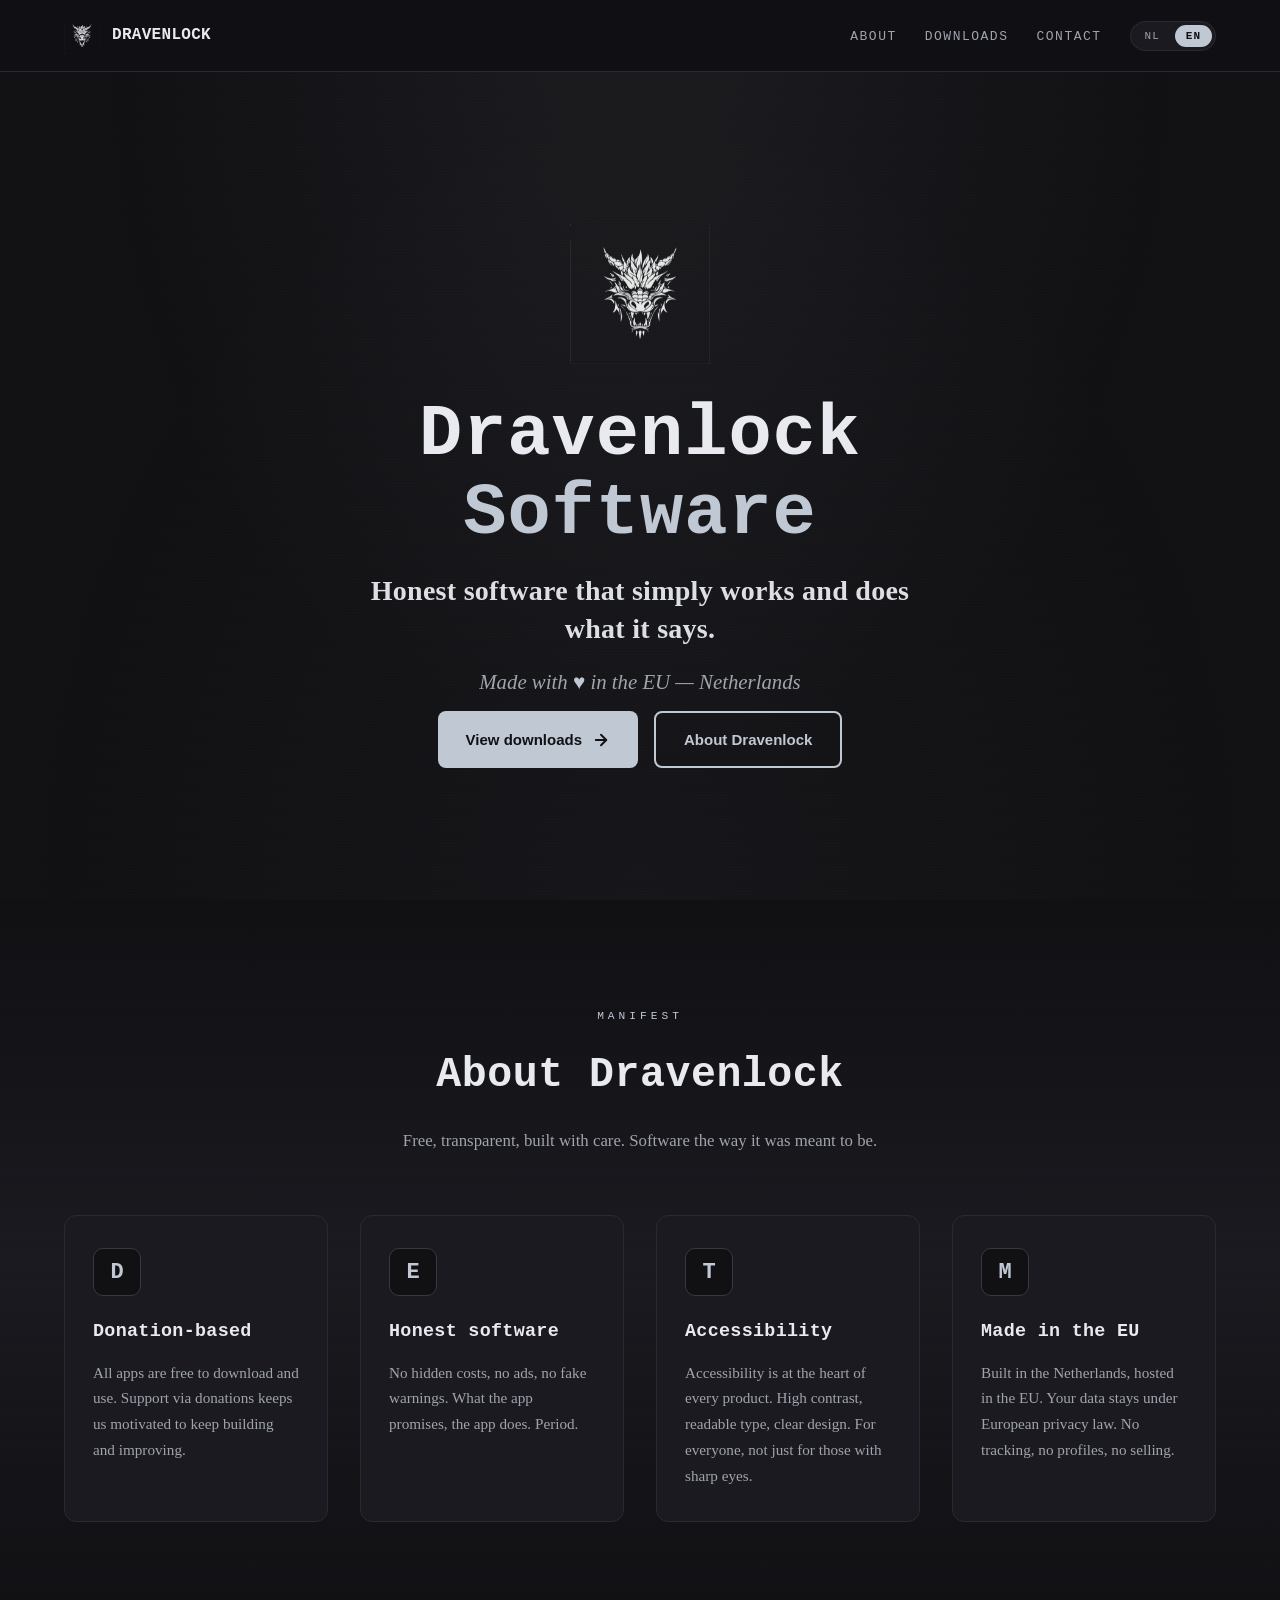
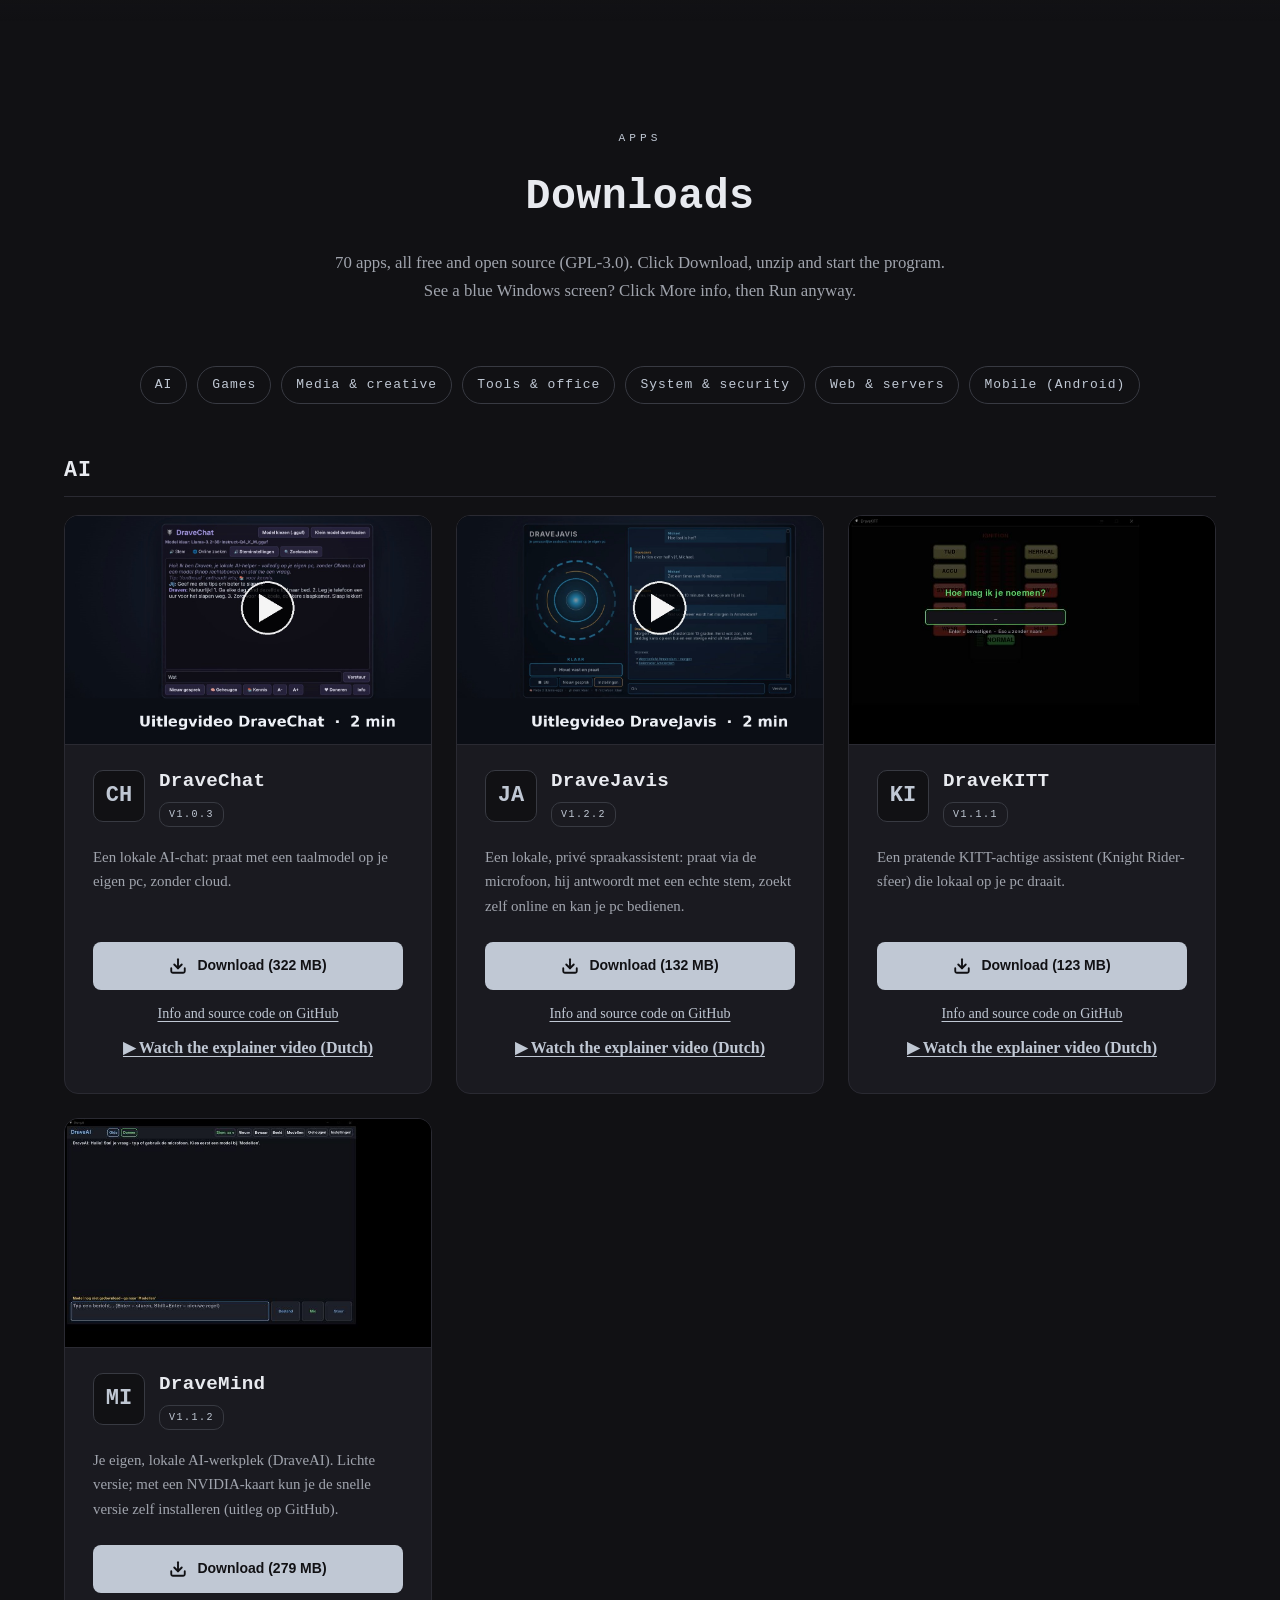
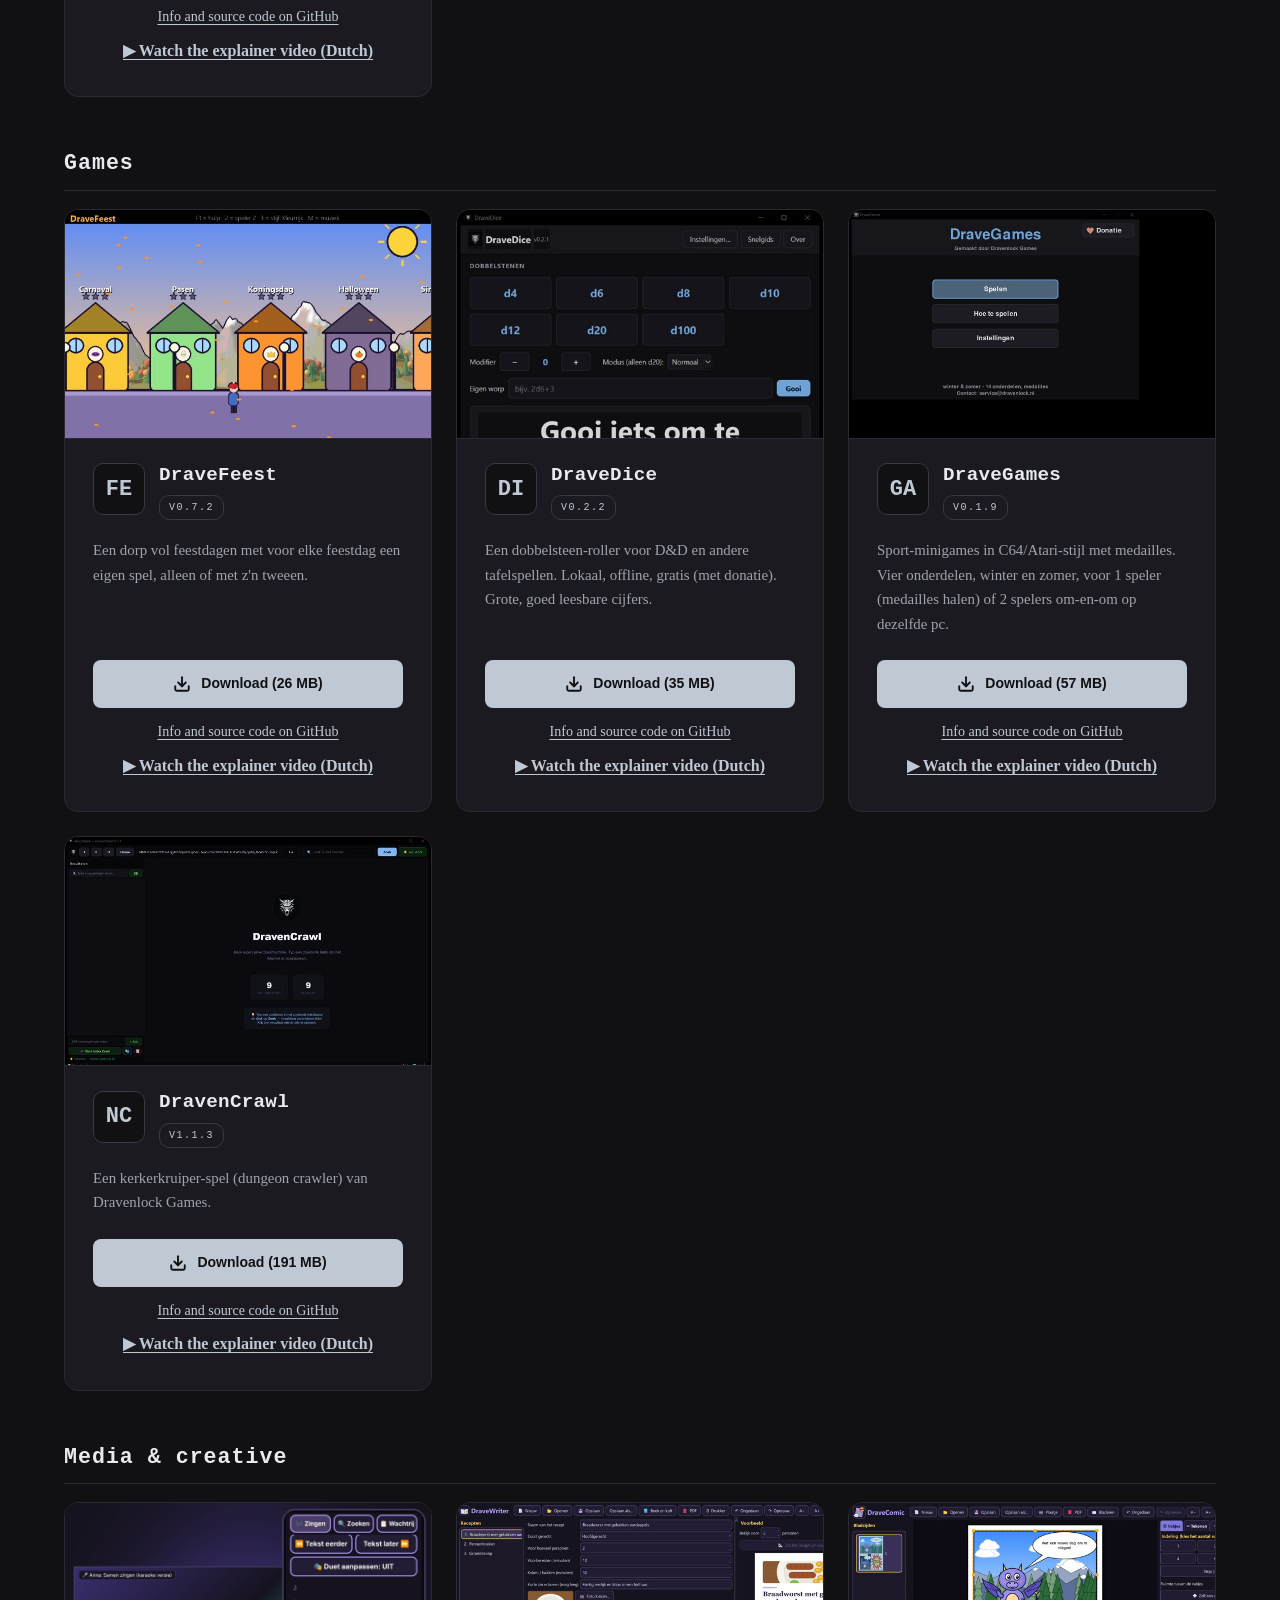
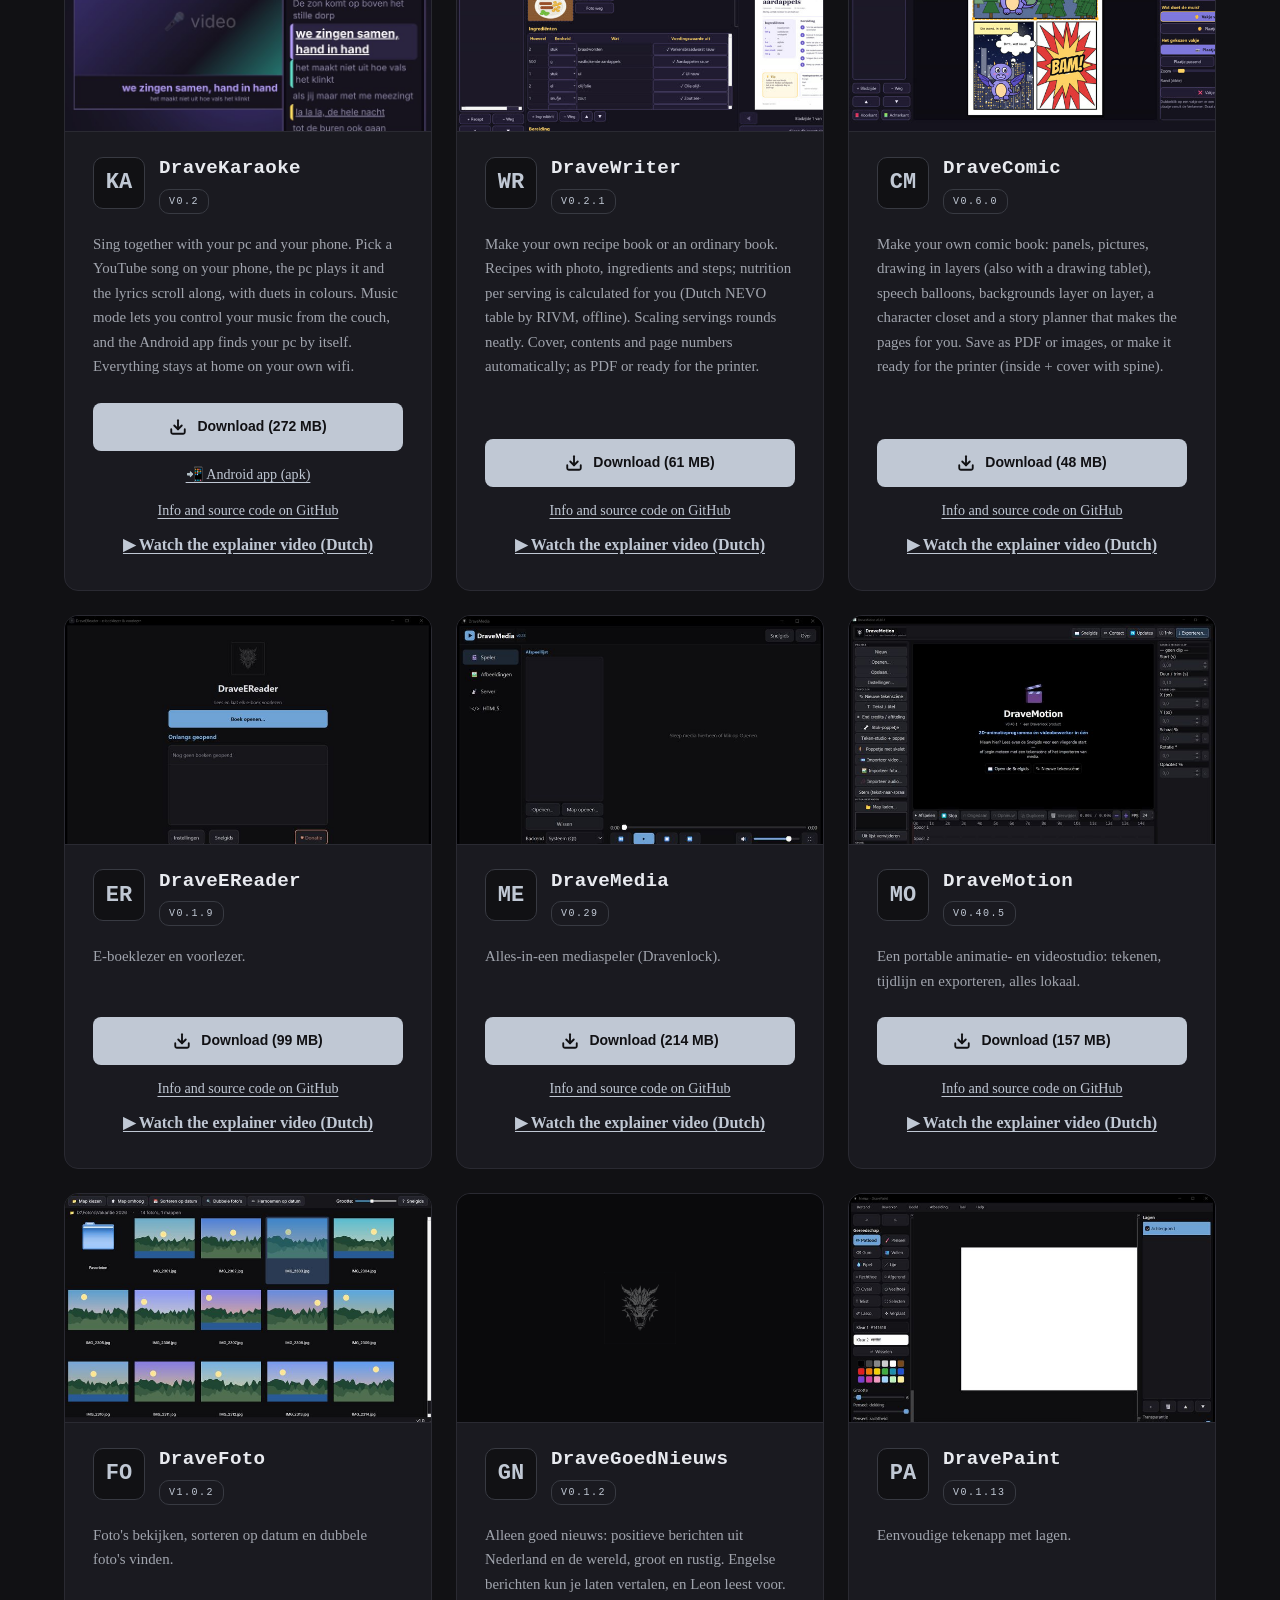
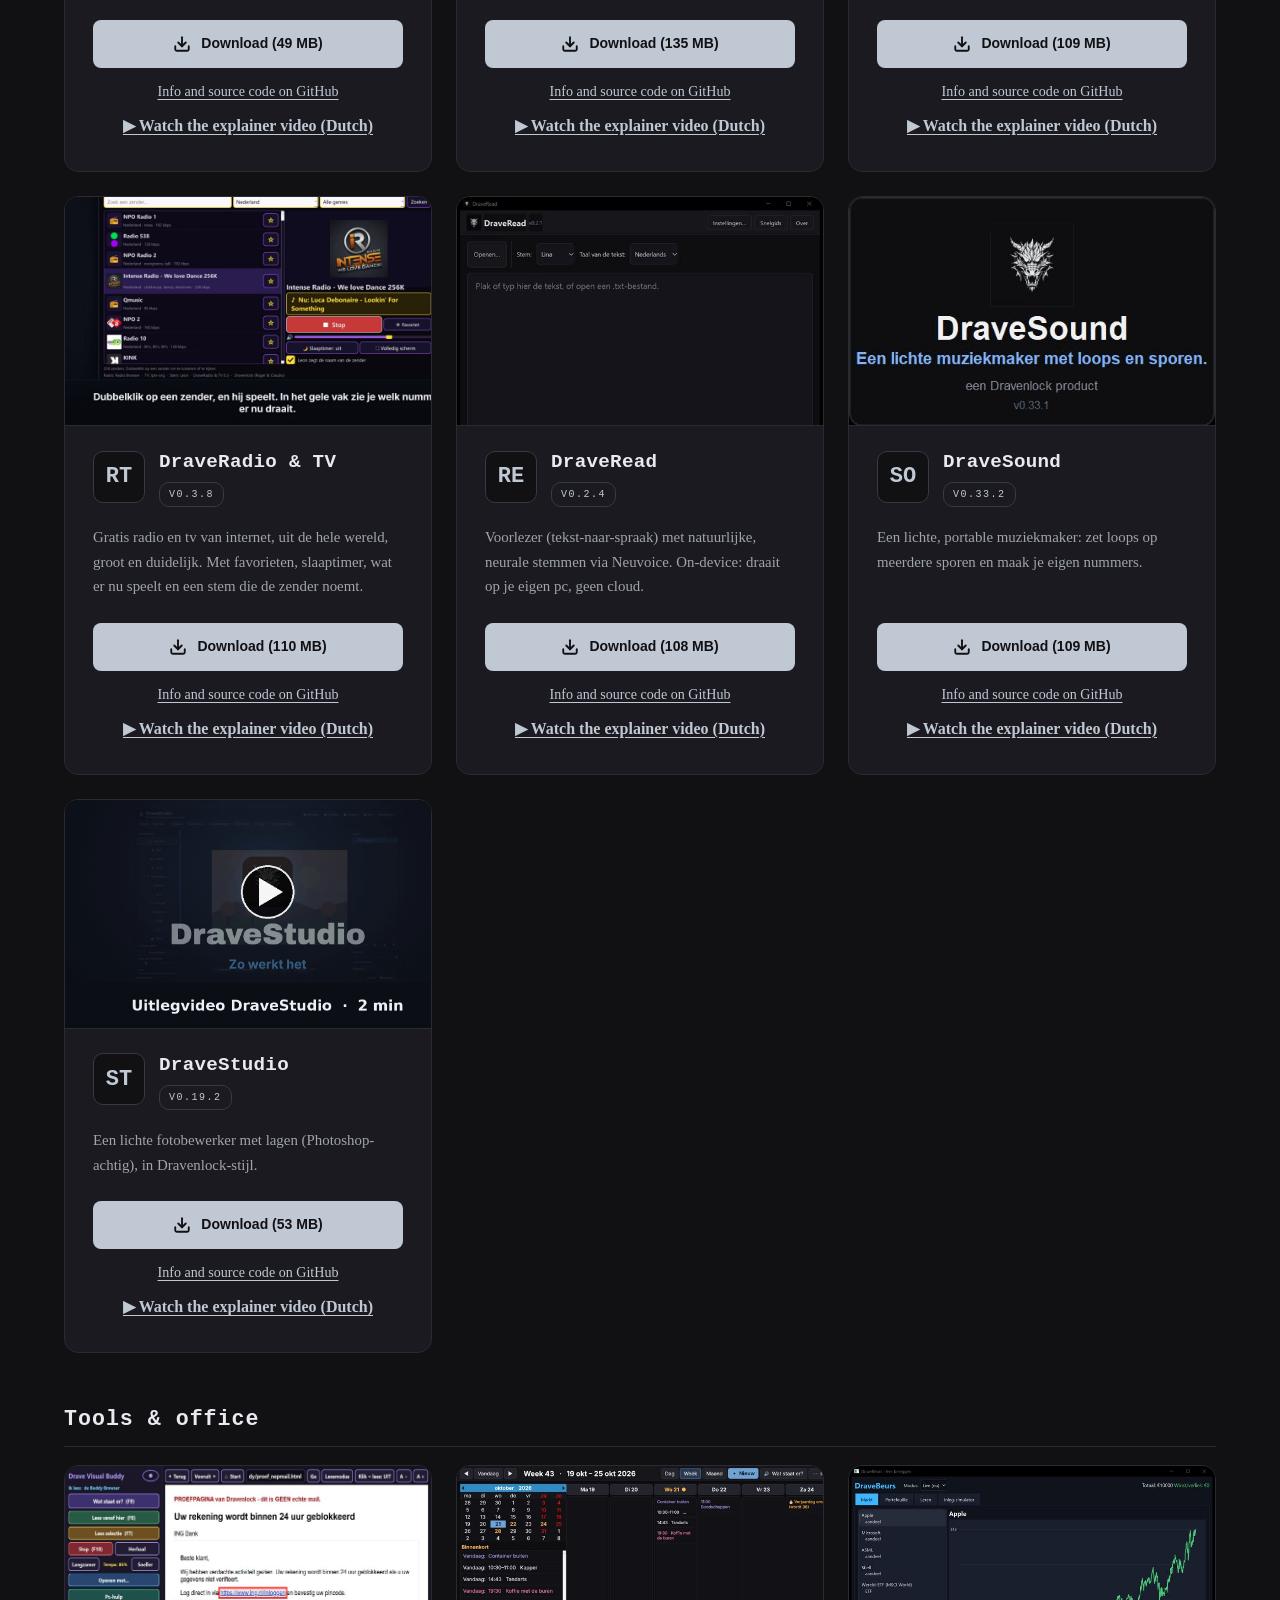
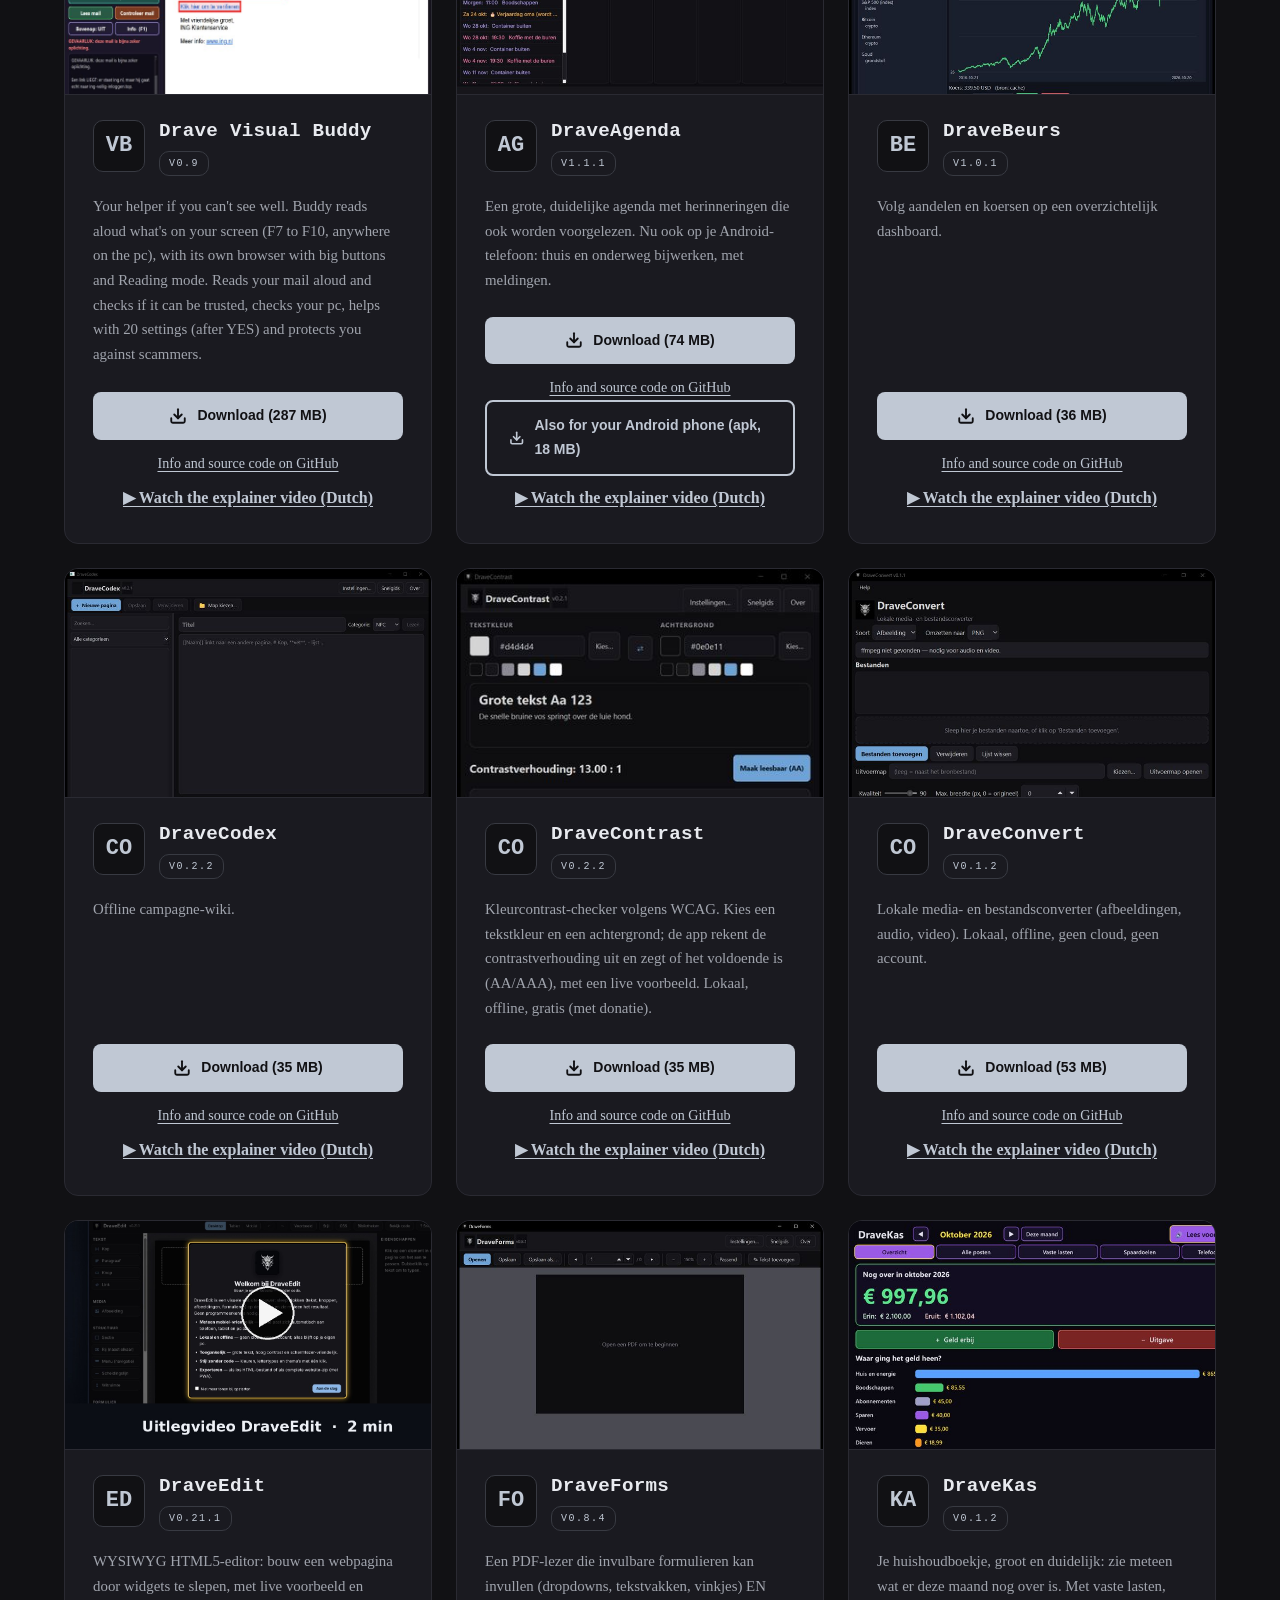
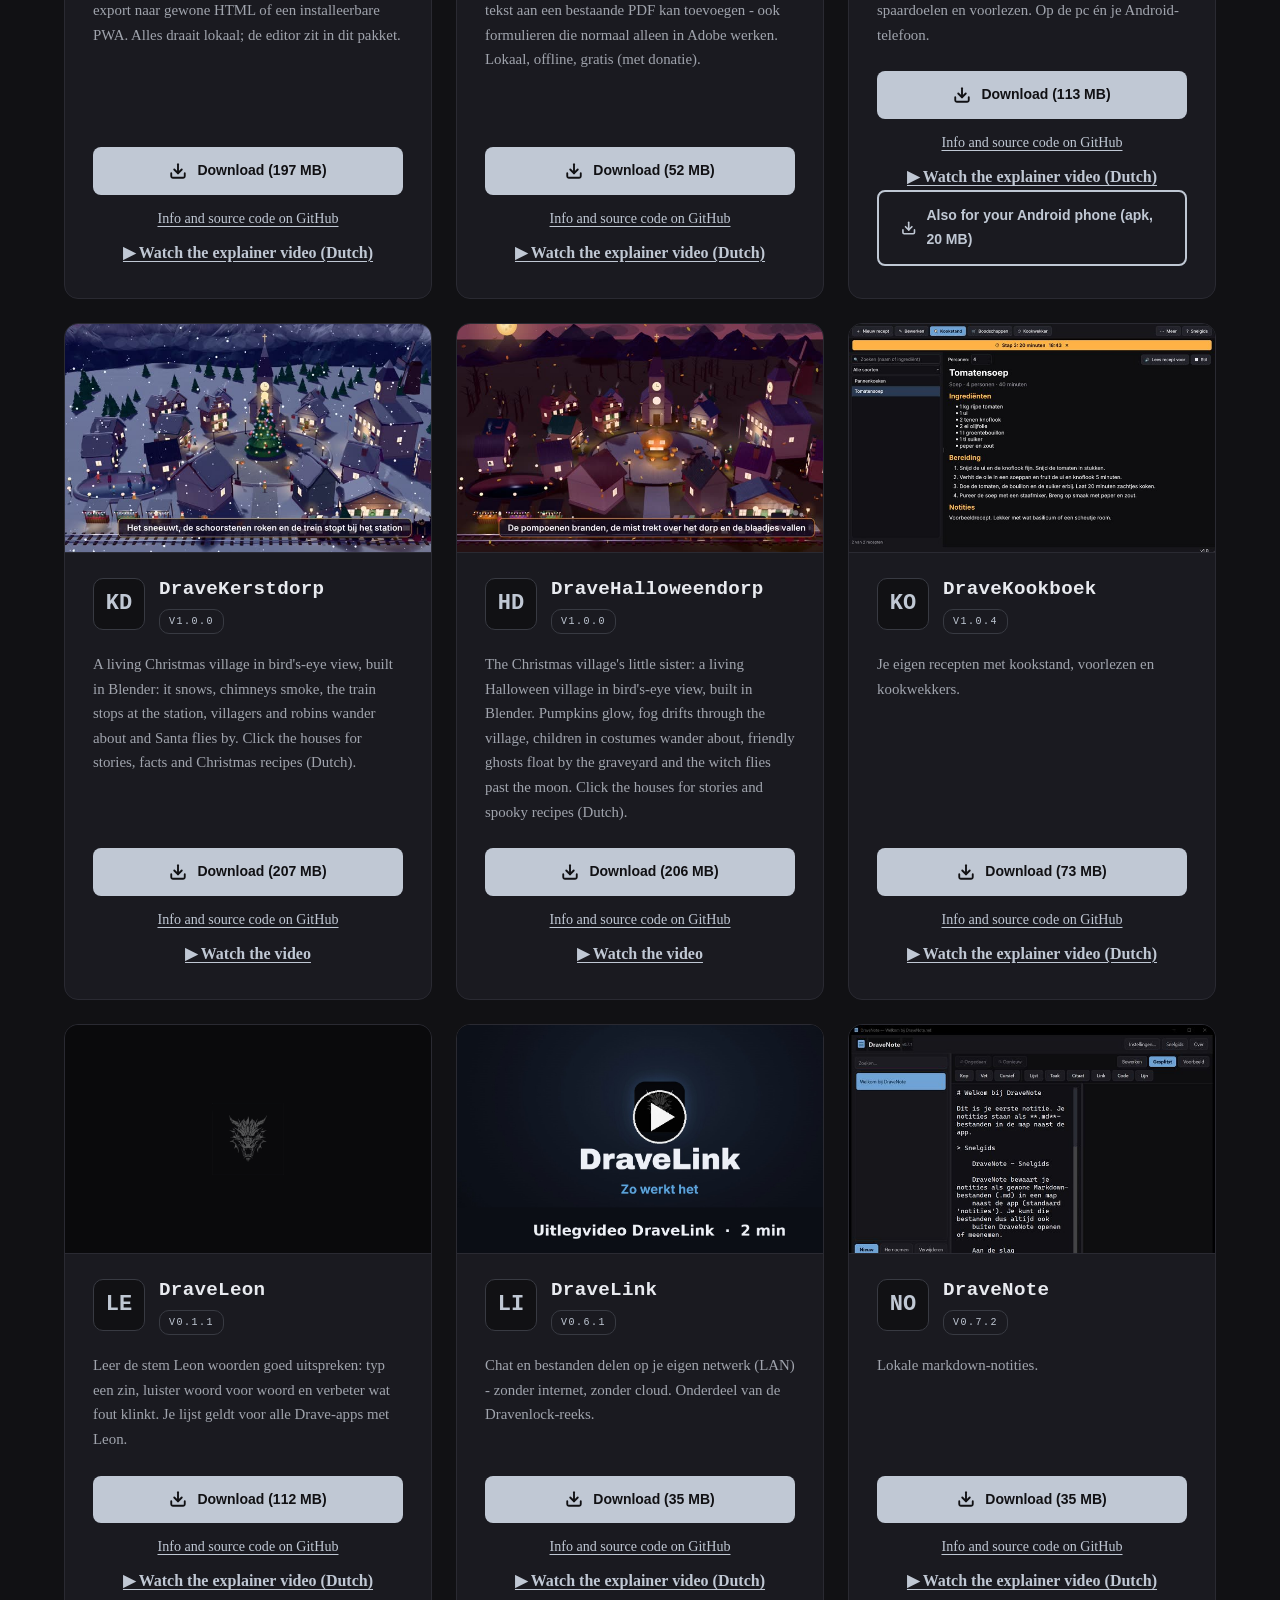
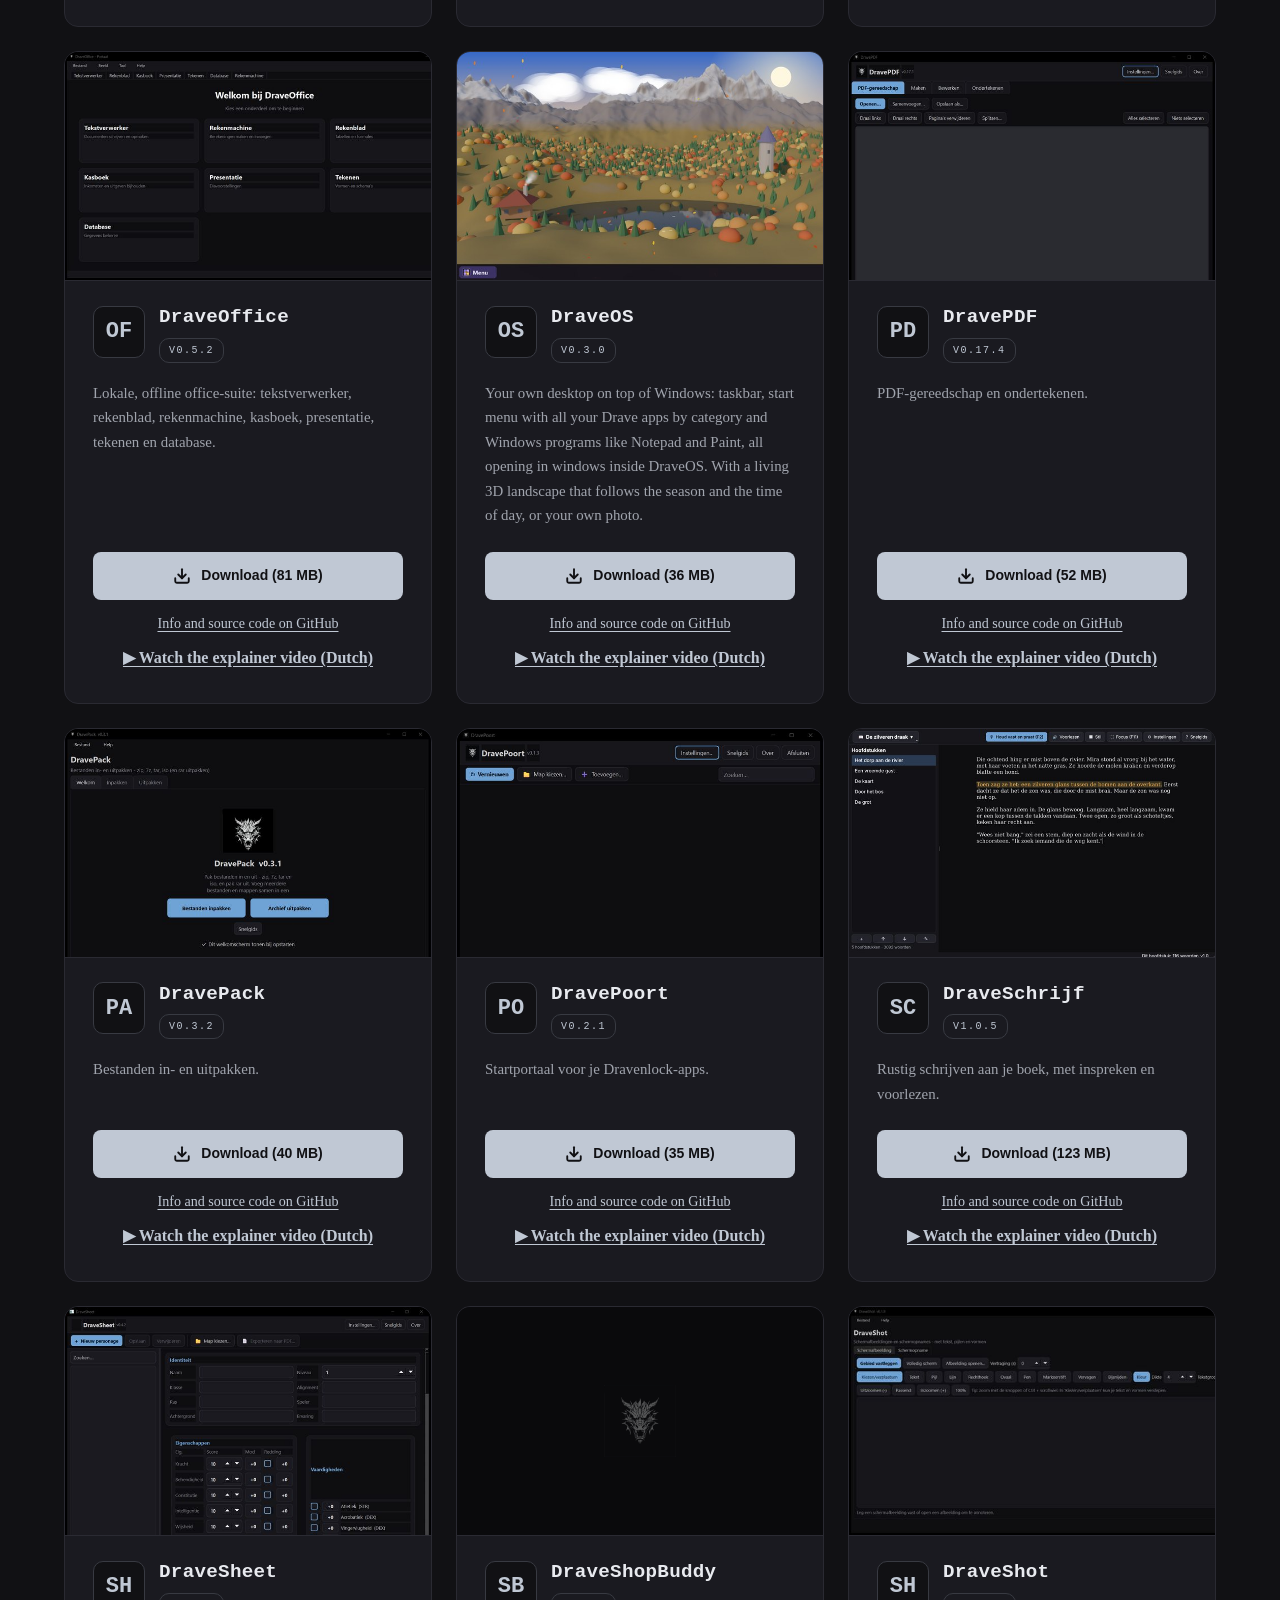
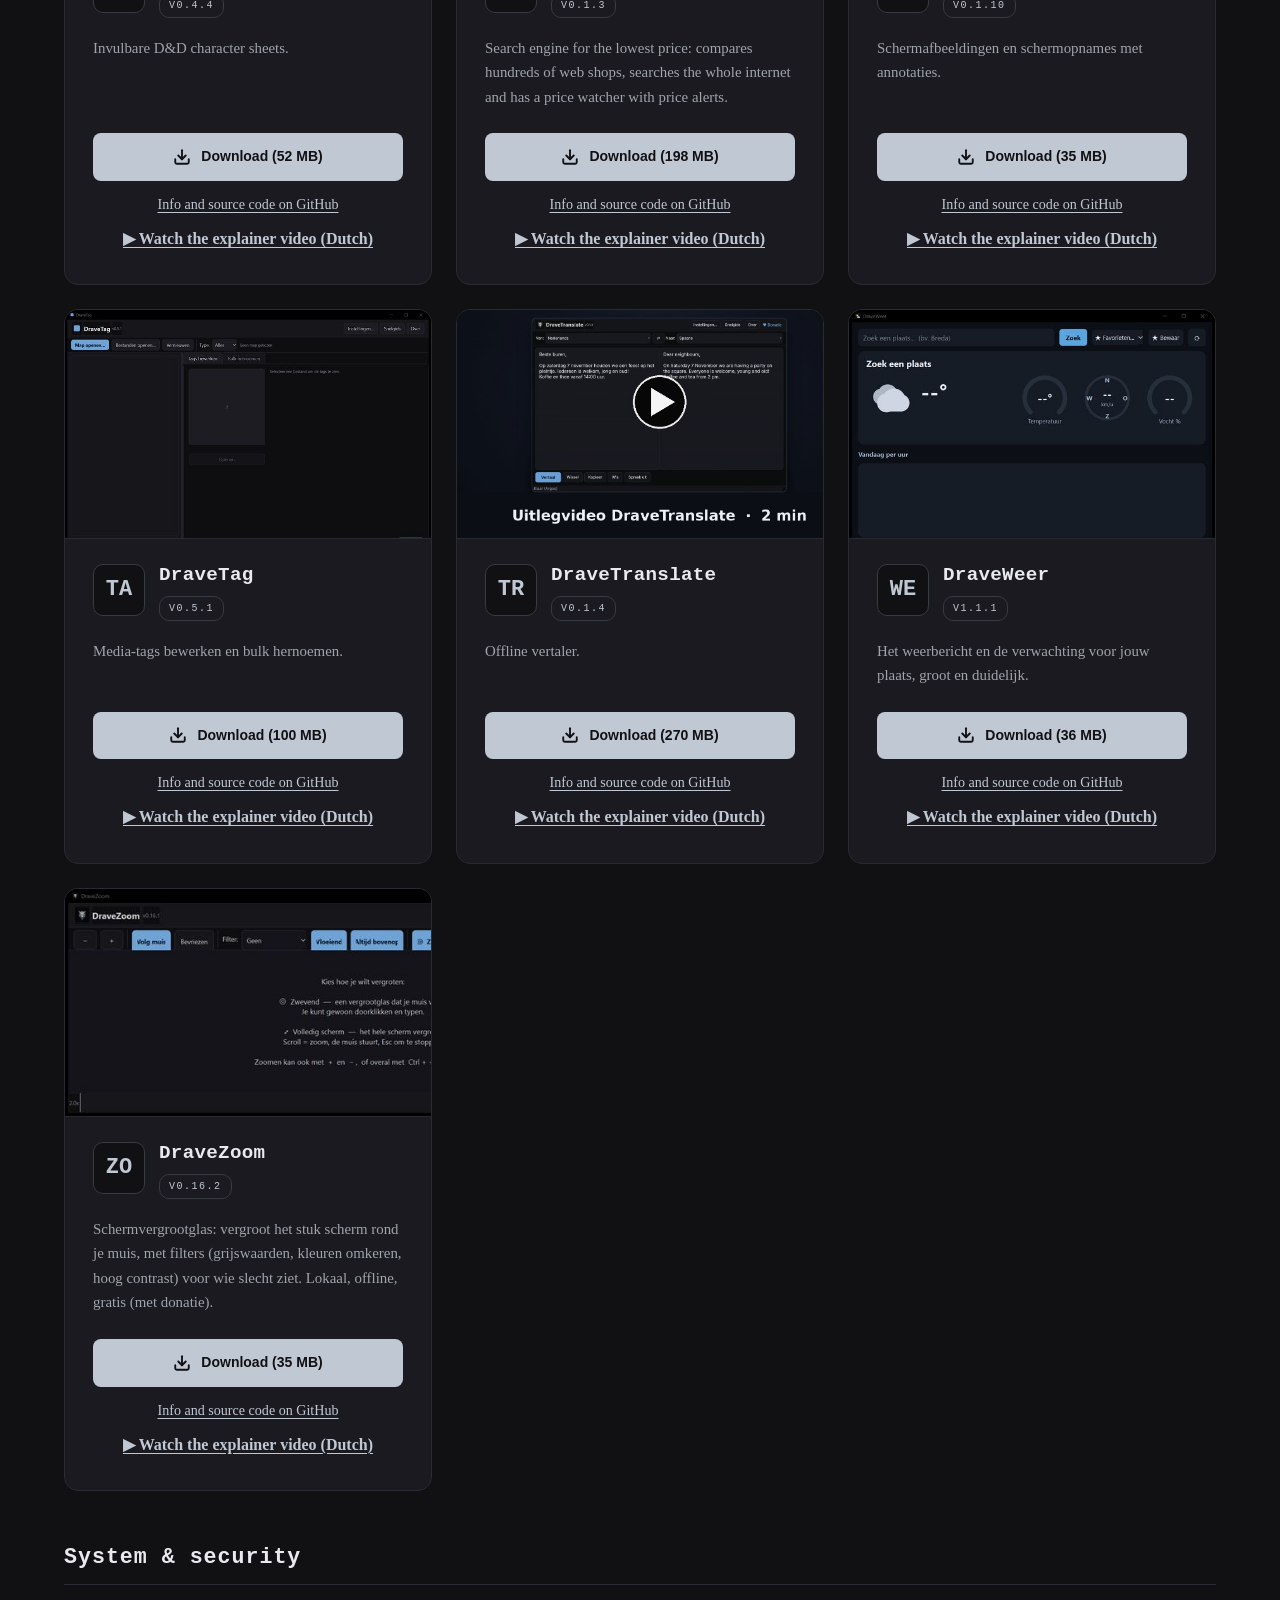
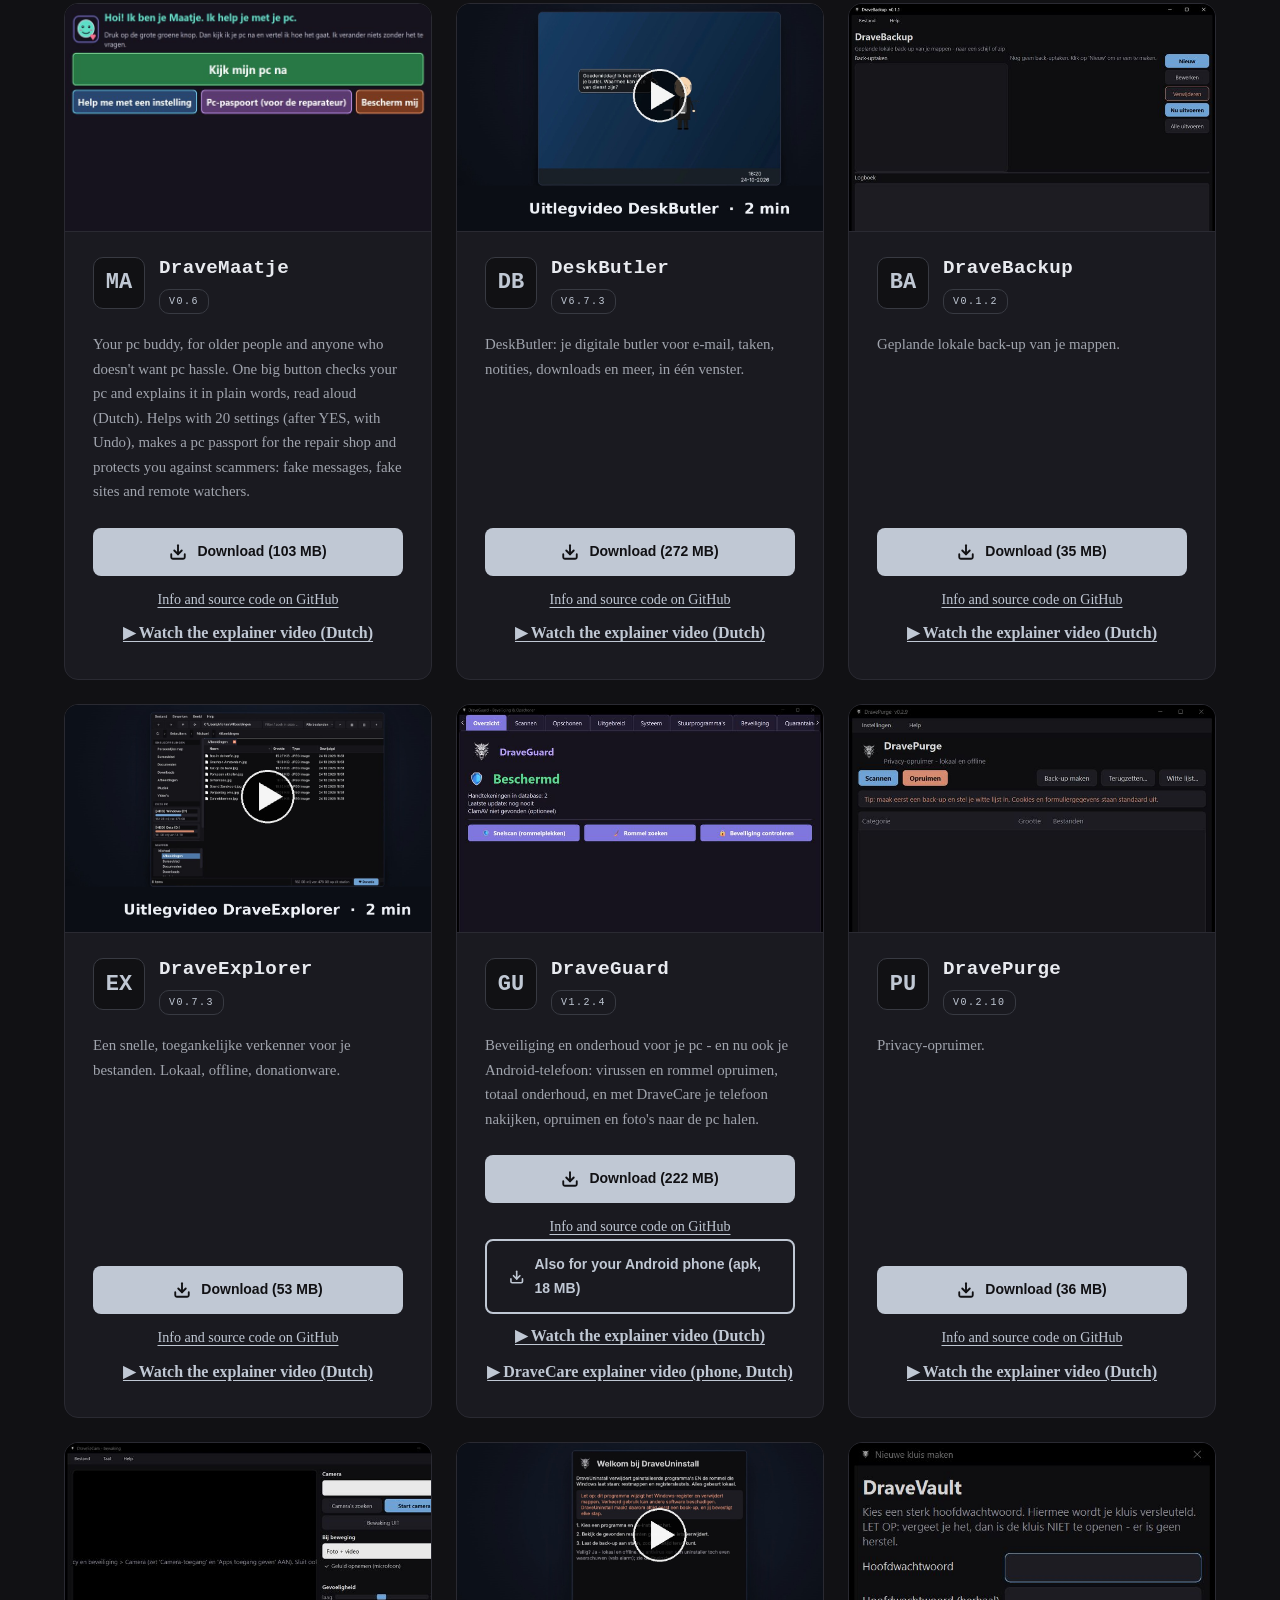
<file: index.html>
<!DOCTYPE html>
<html lang="nl">
<head>
<meta charset="UTF-8">
<meta name="viewport" content="width=device-width, initial-scale=1.0">
<meta name="description" content="Dravenlock Software - Gratis Windows-apps op donatiebasis: AI, games, media, kantoor, systeem en meer. Open source (GPL-3.0)." data-nl="Dravenlock Software - Gratis Windows-apps op donatiebasis: AI, games, media, kantoor, systeem en meer. Open source (GPL-3.0)." data-en="Dravenlock Software - Free donation-based Windows apps: AI, games, media, office, system and more. Open source (GPL-3.0).">
<meta name="theme-color" content="#111114">

<!-- PWA: web app manifest + iOS/Android specifieke tags -->
<link rel="manifest" href="manifest.webmanifest">
<meta name="apple-mobile-web-app-capable" content="yes">
<meta name="apple-mobile-web-app-status-bar-style" content="black-translucent">
<meta name="apple-mobile-web-app-title" content="Dravenlock">
<link rel="apple-touch-icon" href="logo.png">
<meta name="mobile-web-app-capable" content="yes">
<meta name="application-name" content="Dravenlock">

<title>Dravenlock Software</title>

<link rel="icon" type="image/x-icon" href="favicon.ico">
<!-- BIJ UPDATES: bump het versienummer (?v=X.X.X) in beide
     onderstaande regels (CSS + JS) zodat bezoekers de
     nieuwste versie krijgen zonder browser-cache problemen. -->
<link rel="stylesheet" href="css/style.css?v=1.9.0">

<!-- Open Graph (social sharing) -->
<meta property="og:title" content="Dravenlock Software">
<meta property="og:description" content="Made with ♥ in the EU - Netherlands">
<meta property="og:type" content="website">
<meta property="og:image" content="logo.png">
<style>
.hero-belofte{font-size:clamp(1.25rem,2.6vw,1.75rem);font-weight:700;margin:.4rem auto 1rem;max-width:40ch;line-height:1.35;color:inherit;opacity:.95;letter-spacing:.01em}
</style>
</head>
<body>

<a href="#main" class="skip-link" data-nl="Naar de inhoud" data-en="Skip to content">Naar de inhoud</a>

<!-- ============ NAVIGATIE ============ -->
<nav class="nav" aria-label="Hoofdnavigatie">
    <div class="nav-inner">
        <a href="#top" class="nav-brand" aria-label="Dravenlock Software home">
            <img src="logo.png" alt="">
            <span>DRAVENLOCK</span>
        </a>

        <button class="nav-burger" aria-label="Menu" aria-expanded="false" id="navBurger">
            <span></span><span></span><span></span>
        </button>

        <ul class="nav-links" id="navLinks">
            <li><a href="#over" data-nl="Over" data-en="About">Over</a></li>
            <li><a href="#downloads" data-nl="Downloads" data-en="Downloads">Downloads</a></li>
            <li><a href="#contact" data-nl="Contact" data-en="Contact">Contact</a></li>
            <li>
                <div class="lang-switch" role="group" aria-label="Taal selecteren">
                    <button class="lang-btn active" data-lang="nl" aria-label="Nederlands">NL</button>
                    <button class="lang-btn" data-lang="en" aria-label="English">EN</button>
                </div>
            </li>
        </ul>
    </div>
</nav>

<main id="main">

<!-- ============ HERO ============ -->
<section class="hero" id="top">
    <div class="hero-content">
        <img src="logo.png" alt="Dravenlock Software" class="hero-logo">

        <h1>
            Dravenlock <span class="accent">Software</span>
        </h1>

        <p class="hero-belofte" data-nl="Eerlijke software die gewoon werkt en doet." data-en="Honest software that simply works and does what it says.">Eerlijke software die gewoon werkt en doet.</p>

        <p class="hero-subtitle">
            Made with <span class="heart">&hearts;</span> in the EU
            &mdash; Netherlands
        </p>

        <div class="cta-group">
            <a href="#downloads" class="btn btn-primary">
                <span data-nl="Bekijk downloads" data-en="View downloads">Bekijk downloads</span>
                <svg class="btn-icon" viewBox="0 0 24 24" fill="none" stroke="currentColor" stroke-width="2.5" stroke-linecap="round" stroke-linejoin="round">
                    <line x1="5" y1="12" x2="19" y2="12"></line>
                    <polyline points="12 5 19 12 12 19"></polyline>
                </svg>
            </a>
            <a href="#over" class="btn btn-outline" data-nl="Over Dravenlock" data-en="About Dravenlock">Over Dravenlock</a>
        </div>
    </div>
</section>

<!-- ============ OVER ============ -->
<section class="alt-bg" id="over">
    <div class="container">
        <div class="section-header reveal">
            <span class="section-tag">Manifest</span>
            <h2 data-nl="Over Dravenlock" data-en="About Dravenlock">Over Dravenlock</h2>
            <p data-nl="Gratis, transparant, met aandacht gebouwd. Software zoals het ooit bedoeld was."
               data-en="Free, transparent, built with care. Software the way it was meant to be.">
                Gratis, transparant, met aandacht gebouwd. Software zoals het ooit bedoeld was.
            </p>
        </div>

        <div class="about-grid">
            <div class="about-card reveal reveal-delay-1">
                <div class="about-card-icon">D</div>
                <h3 data-nl="Donatiebasis" data-en="Donation-based">Donatiebasis</h3>
                <p data-nl="Alle apps zijn gratis te downloaden en te gebruiken. Steun via donaties houdt ons gemotiveerd om verder te bouwen en te verbeteren."
                   data-en="All apps are free to download and use. Support via donations keeps us motivated to keep building and improving.">
                    Alle apps zijn gratis te downloaden en te gebruiken. Steun via donaties houdt ons gemotiveerd om verder te bouwen en te verbeteren.
                </p>
            </div>

            <div class="about-card reveal reveal-delay-2">
                <div class="about-card-icon">E</div>
                <h3 data-nl="Eerlijke software" data-en="Honest software">Eerlijke software</h3>
                <p data-nl="Geen verborgen kosten, geen advertenties, geen nepwaarschuwingen. Wat de app belooft, doet de app. Punt."
                   data-en="No hidden costs, no ads, no fake warnings. What the app promises, the app does. Period.">
                    Geen verborgen kosten, geen advertenties, geen nepwaarschuwingen. Wat de app belooft, doet de app. Punt.
                </p>
            </div>

            <div class="about-card reveal reveal-delay-3">
                <div class="about-card-icon">T</div>
                <h3 data-nl="Toegankelijkheid" data-en="Accessibility">Toegankelijkheid</h3>
                <p data-nl="Bij elk product staat toegankelijkheid voorop. Hoog contrast, leesbare letters, helder ontwerp. Voor iedereen, niet alleen voor wie scherp ziet."
                   data-en="Accessibility is at the heart of every product. High contrast, readable type, clear design. For everyone, not just for those with sharp eyes.">
                    Bij elk product staat toegankelijkheid voorop. Hoog contrast, leesbare letters, helder ontwerp. Voor iedereen, niet alleen voor wie scherp ziet.
                </p>
            </div>

            <div class="about-card reveal reveal-delay-4">
                <div class="about-card-icon">M</div>
                <h3 data-nl="Made in the EU" data-en="Made in the EU">Made in the EU</h3>
                <p data-nl="Ontwikkeld in Nederland, hosted in de EU. Jouw data blijft onder Europese privacywetgeving. Geen tracking, geen profielen, geen verkoop."
                   data-en="Built in the Netherlands, hosted in the EU. Your data stays under European privacy law. No tracking, no profiles, no selling.">
                    Ontwikkeld in Nederland, hosted in de EU. Jouw data blijft onder Europese privacywetgeving. Geen tracking, geen profielen, geen verkoop.
                </p>
            </div>
        </div>
    </div>
</section>

<!-- ============ DOWNLOADS ============ -->
<section id="downloads">
    <div class="container">
        <div class="section-header reveal">
            <span class="section-tag">Apps</span>
            <h2 data-nl="Downloads" data-en="Downloads">Downloads</h2>
            <p data-nl="70 apps, allemaal gratis en open source (GPL-3.0). Klik op Download, pak de zip uit en start het programma. Zie je een blauw scherm van Windows? Klik op Meer informatie en dan Toch uitvoeren."
               data-en="70 apps, all free and open source (GPL-3.0). Click Download, unzip and start the program. See a blue Windows screen? Click More info, then Run anyway.">
                70 apps, allemaal gratis en open source (GPL-3.0). Klik op Download, pak de zip uit en start het programma. Zie je een blauw scherm van Windows? Klik op Meer informatie en dan Toch uitvoeren.
            </p>
        </div>

<!--APPS-START-->
        <nav class="dl-catnav" aria-label="Categorieën"><a href="#cat-ai" data-nl="AI" data-en="AI">AI</a><a href="#cat-games" data-nl="Games" data-en="Games">Games</a><a href="#cat-media" data-nl="Media en creatief" data-en="Media &amp; creative">Media en creatief</a><a href="#cat-kantoor" data-nl="Tools en kantoor" data-en="Tools &amp; office">Tools en kantoor</a><a href="#cat-systeem" data-nl="Systeem en beveiliging" data-en="System &amp; security">Systeem en beveiliging</a><a href="#cat-web" data-nl="Web en servers" data-en="Web &amp; servers">Web en servers</a><a href="#cat-mobiel" data-nl="Mobiel (Android)" data-en="Mobile (Android)">Mobiel (Android)</a></nav>
        <h3 class="dl-cat" id="cat-ai" data-nl="AI" data-en="AI">AI</h3>
        <div class="downloads-grid">
          <article class="download-card reveal">
            <img class="dl-shot" src="video/DraveChat.jpg" alt="Schermafbeelding van DraveChat" loading="lazy">
            <div class="download-card-header">
              <div class="download-card-icon">CH</div>
              <div><h3>DraveChat</h3><span class="tag">v1.0.3</span></div>
            </div>
            <p>Een lokale AI-chat: praat met een taalmodel op je eigen pc, zonder cloud.</p>
            <a href="https://github.com/mbrv4ever/DraveChat/releases/download/v1.0.3/DraveChat-1.0.3-Windows.zip" class="btn btn-primary"><svg class="btn-icon" viewBox="0 0 24 24" fill="none" stroke="currentColor" stroke-width="2.5" stroke-linecap="round" stroke-linejoin="round"><path d="M21 15v4a2 2 0 0 1-2 2H5a2 2 0 0 1-2-2v-4"></path><polyline points="7 10 12 15 17 10"></polyline><line x1="12" y1="15" x2="12" y2="3"></line></svg><span data-nl="Download (322 MB)" data-en="Download (322 MB)">Download (322 MB)</span></a>
            <a href="https://github.com/mbrv4ever/DraveChat" class="dl-src" target="_blank" rel="noopener" data-nl="Uitleg en broncode op GitHub" data-en="Info and source code on GitHub">Uitleg en broncode op GitHub</a>
            <a href="video/DraveChat.mp4" class="dl-src dl-video" target="_blank" rel="noopener" data-nl="&#9654; Bekijk de uitlegvideo" data-en="&#9654; Watch the explainer video (Dutch)">&#9654; Bekijk de uitlegvideo</a>
          </article>
          <article class="download-card reveal">
            <img class="dl-shot" src="video/DraveJavis.jpg" alt="Schermafbeelding van DraveJavis" loading="lazy">
            <div class="download-card-header">
              <div class="download-card-icon">JA</div>
              <div><h3>DraveJavis</h3><span class="tag">v1.2.2</span></div>
            </div>
            <p>Een lokale, privé spraakassistent: praat via de microfoon, hij antwoordt met een echte stem, zoekt zelf online en kan je pc bedienen.</p>
            <a href="https://github.com/mbrv4ever/DraveJavis/releases/download/v1.2.2/DraveJavis-1.2.2-Windows.zip" class="btn btn-primary"><svg class="btn-icon" viewBox="0 0 24 24" fill="none" stroke="currentColor" stroke-width="2.5" stroke-linecap="round" stroke-linejoin="round"><path d="M21 15v4a2 2 0 0 1-2 2H5a2 2 0 0 1-2-2v-4"></path><polyline points="7 10 12 15 17 10"></polyline><line x1="12" y1="15" x2="12" y2="3"></line></svg><span data-nl="Download (132 MB)" data-en="Download (132 MB)">Download (132 MB)</span></a>
            <a href="https://github.com/mbrv4ever/DraveJavis" class="dl-src" target="_blank" rel="noopener" data-nl="Uitleg en broncode op GitHub" data-en="Info and source code on GitHub">Uitleg en broncode op GitHub</a>
            <a href="video/DraveJavis.mp4" class="dl-src dl-video" target="_blank" rel="noopener" data-nl="&#9654; Bekijk de uitlegvideo" data-en="&#9654; Watch the explainer video (Dutch)">&#9654; Bekijk de uitlegvideo</a>
          </article>
          <article class="download-card reveal">
            <img class="dl-shot" src="img/apps/DraveKITT.jpg" alt="Schermafbeelding van DraveKITT" loading="lazy">
            <div class="download-card-header">
              <div class="download-card-icon">KI</div>
              <div><h3>DraveKITT</h3><span class="tag">v1.1.1</span></div>
            </div>
            <p>Een pratende KITT-achtige assistent (Knight Rider-sfeer) die lokaal op je pc draait.</p>
            <a href="https://github.com/mbrv4ever/DraveKITT/releases/download/v1.1.1/DraveKITT-1.1.1-Windows.zip" class="btn btn-primary"><svg class="btn-icon" viewBox="0 0 24 24" fill="none" stroke="currentColor" stroke-width="2.5" stroke-linecap="round" stroke-linejoin="round"><path d="M21 15v4a2 2 0 0 1-2 2H5a2 2 0 0 1-2-2v-4"></path><polyline points="7 10 12 15 17 10"></polyline><line x1="12" y1="15" x2="12" y2="3"></line></svg><span data-nl="Download (123 MB)" data-en="Download (123 MB)">Download (123 MB)</span></a>
            <a href="https://github.com/mbrv4ever/DraveKITT" class="dl-src" target="_blank" rel="noopener" data-nl="Uitleg en broncode op GitHub" data-en="Info and source code on GitHub">Uitleg en broncode op GitHub</a>
            <a href="video/DraveKITT.mp4" class="dl-src dl-video" target="_blank" rel="noopener" data-nl="&#9654; Bekijk de uitlegvideo" data-en="&#9654; Watch the explainer video (Dutch)">&#9654; Bekijk de uitlegvideo</a>
          </article>
          <article class="download-card reveal">
            <img class="dl-shot" src="img/apps/DraveMind.jpg" alt="Schermafbeelding van DraveMind" loading="lazy">
            <div class="download-card-header">
              <div class="download-card-icon">MI</div>
              <div><h3>DraveMind</h3><span class="tag">v1.1.2</span></div>
            </div>
            <p>Je eigen, lokale AI-werkplek (DraveAI). Lichte versie; met een NVIDIA-kaart kun je de snelle versie zelf installeren (uitleg op GitHub).</p>
            <a href="https://github.com/mbrv4ever/DraveMind/releases/download/v1.1.2/DraveMind-1.1.2-Windows.zip" class="btn btn-primary"><svg class="btn-icon" viewBox="0 0 24 24" fill="none" stroke="currentColor" stroke-width="2.5" stroke-linecap="round" stroke-linejoin="round"><path d="M21 15v4a2 2 0 0 1-2 2H5a2 2 0 0 1-2-2v-4"></path><polyline points="7 10 12 15 17 10"></polyline><line x1="12" y1="15" x2="12" y2="3"></line></svg><span data-nl="Download (279 MB)" data-en="Download (279 MB)">Download (279 MB)</span></a>
            <a href="https://github.com/mbrv4ever/DraveMind" class="dl-src" target="_blank" rel="noopener" data-nl="Uitleg en broncode op GitHub" data-en="Info and source code on GitHub">Uitleg en broncode op GitHub</a>
            <a href="video/DraveMind.mp4" class="dl-src dl-video" target="_blank" rel="noopener" data-nl="&#9654; Bekijk de uitlegvideo" data-en="&#9654; Watch the explainer video (Dutch)">&#9654; Bekijk de uitlegvideo</a>
          </article>
        </div>
        <h3 class="dl-cat" id="cat-games" data-nl="Games" data-en="Games">Games</h3>
        <div class="downloads-grid">
          <article class="download-card reveal">
            <img class="dl-shot" src="img/apps/DraveFeest.jpg" alt="Schermafbeelding van DraveFeest" loading="lazy">
            <div class="download-card-header">
              <div class="download-card-icon">FE</div>
              <div><h3>DraveFeest</h3><span class="tag">v0.7.2</span></div>
            </div>
            <p>Een dorp vol feestdagen met voor elke feestdag een eigen spel, alleen of met z&#x27;n tweeen.</p>
            <a href="https://github.com/mbrv4ever/DraveFeest/releases/download/v0.7.2/DraveFeest-0.7.2-Windows.zip" class="btn btn-primary"><svg class="btn-icon" viewBox="0 0 24 24" fill="none" stroke="currentColor" stroke-width="2.5" stroke-linecap="round" stroke-linejoin="round"><path d="M21 15v4a2 2 0 0 1-2 2H5a2 2 0 0 1-2-2v-4"></path><polyline points="7 10 12 15 17 10"></polyline><line x1="12" y1="15" x2="12" y2="3"></line></svg><span data-nl="Download (26 MB)" data-en="Download (26 MB)">Download (26 MB)</span></a>
            <a href="https://github.com/mbrv4ever/DraveFeest" class="dl-src" target="_blank" rel="noopener" data-nl="Uitleg en broncode op GitHub" data-en="Info and source code on GitHub">Uitleg en broncode op GitHub</a>
            <a href="video/DraveFeest.mp4" class="dl-src dl-video" target="_blank" rel="noopener" data-nl="&#9654; Bekijk de uitlegvideo" data-en="&#9654; Watch the explainer video (Dutch)">&#9654; Bekijk de uitlegvideo</a>
          </article>
          <article class="download-card reveal">
            <img class="dl-shot" src="img/apps/DraveDice.jpg" alt="Schermafbeelding van DraveDice" loading="lazy">
            <div class="download-card-header">
              <div class="download-card-icon">DI</div>
              <div><h3>DraveDice</h3><span class="tag">v0.2.2</span></div>
            </div>
            <p>Een dobbelsteen-roller voor D&amp;D en andere tafelspellen. Lokaal, offline, gratis (met donatie). Grote, goed leesbare cijfers.</p>
            <a href="https://github.com/mbrv4ever/DraveDice/releases/download/v0.2.2/DraveDice-0.2.2-Windows.zip" class="btn btn-primary"><svg class="btn-icon" viewBox="0 0 24 24" fill="none" stroke="currentColor" stroke-width="2.5" stroke-linecap="round" stroke-linejoin="round"><path d="M21 15v4a2 2 0 0 1-2 2H5a2 2 0 0 1-2-2v-4"></path><polyline points="7 10 12 15 17 10"></polyline><line x1="12" y1="15" x2="12" y2="3"></line></svg><span data-nl="Download (35 MB)" data-en="Download (35 MB)">Download (35 MB)</span></a>
            <a href="https://github.com/mbrv4ever/DraveDice" class="dl-src" target="_blank" rel="noopener" data-nl="Uitleg en broncode op GitHub" data-en="Info and source code on GitHub">Uitleg en broncode op GitHub</a>
            <a href="video/DraveDice.mp4" class="dl-src dl-video" target="_blank" rel="noopener" data-nl="&#9654; Bekijk de uitlegvideo" data-en="&#9654; Watch the explainer video (Dutch)">&#9654; Bekijk de uitlegvideo</a>
          </article>
          <article class="download-card reveal">
            <img class="dl-shot" src="img/apps/DraveGames.jpg" alt="Schermafbeelding van DraveGames" loading="lazy">
            <div class="download-card-header">
              <div class="download-card-icon">GA</div>
              <div><h3>DraveGames</h3><span class="tag">v0.1.9</span></div>
            </div>
            <p>Sport-minigames in C64/Atari-stijl met medailles. Vier onderdelen, winter en zomer, voor 1 speler (medailles halen) of 2 spelers om-en-om op dezelfde pc.</p>
            <a href="https://github.com/mbrv4ever/DraveGames/releases/download/v0.1.9/DraveGames-0.1.9-Windows.zip" class="btn btn-primary"><svg class="btn-icon" viewBox="0 0 24 24" fill="none" stroke="currentColor" stroke-width="2.5" stroke-linecap="round" stroke-linejoin="round"><path d="M21 15v4a2 2 0 0 1-2 2H5a2 2 0 0 1-2-2v-4"></path><polyline points="7 10 12 15 17 10"></polyline><line x1="12" y1="15" x2="12" y2="3"></line></svg><span data-nl="Download (57 MB)" data-en="Download (57 MB)">Download (57 MB)</span></a>
            <a href="https://github.com/mbrv4ever/DraveGames" class="dl-src" target="_blank" rel="noopener" data-nl="Uitleg en broncode op GitHub" data-en="Info and source code on GitHub">Uitleg en broncode op GitHub</a>
            <a href="video/DraveGames.mp4" class="dl-src dl-video" target="_blank" rel="noopener" data-nl="&#9654; Bekijk de uitlegvideo" data-en="&#9654; Watch the explainer video (Dutch)">&#9654; Bekijk de uitlegvideo</a>
          </article>
          <article class="download-card reveal">
            <img class="dl-shot" src="img/apps/DravenCrawl.jpg" alt="Schermafbeelding van DravenCrawl" loading="lazy">
            <div class="download-card-header">
              <div class="download-card-icon">NC</div>
              <div><h3>DravenCrawl</h3><span class="tag">v1.1.3</span></div>
            </div>
            <p>Een kerkerkruiper-spel (dungeon crawler) van Dravenlock Games.</p>
            <a href="https://github.com/mbrv4ever/DravenCrawl/releases/download/v1.1.3/DravenCrawl-1.1.3-Windows.zip" class="btn btn-primary"><svg class="btn-icon" viewBox="0 0 24 24" fill="none" stroke="currentColor" stroke-width="2.5" stroke-linecap="round" stroke-linejoin="round"><path d="M21 15v4a2 2 0 0 1-2 2H5a2 2 0 0 1-2-2v-4"></path><polyline points="7 10 12 15 17 10"></polyline><line x1="12" y1="15" x2="12" y2="3"></line></svg><span data-nl="Download (191 MB)" data-en="Download (191 MB)">Download (191 MB)</span></a>
            <a href="https://github.com/mbrv4ever/DravenCrawl" class="dl-src" target="_blank" rel="noopener" data-nl="Uitleg en broncode op GitHub" data-en="Info and source code on GitHub">Uitleg en broncode op GitHub</a>
            <a href="video/DravenCrawl.mp4" class="dl-src dl-video" target="_blank" rel="noopener" data-nl="&#9654; Bekijk de uitlegvideo" data-en="&#9654; Watch the explainer video (Dutch)">&#9654; Bekijk de uitlegvideo</a>
          </article>
        </div>
        <h3 class="dl-cat" id="cat-media" data-nl="Media en creatief" data-en="Media &amp; creative">Media en creatief</h3>
        <div class="downloads-grid">
          <article class="download-card reveal">
            <img class="dl-shot" src="img/apps/DraveKaraoke.jpg" alt="Schermafbeelding van DraveKaraoke" loading="lazy">
            <div class="download-card-header">
              <div class="download-card-icon">KA</div>
              <div><h3>DraveKaraoke</h3><span class="tag">v0.2</span></div>
            </div>
            <p data-nl="Samen zingen met je pc en je mobiel. Kies op je mobiel een liedje van YouTube, de pc speelt het en de songtekst loopt mee, ook met duet in kleuren. Met muziek-modus bedien je je muziek vanaf de bank, en de eigen Android-app vindt je pc vanzelf. Alles blijft thuis op je eigen wifi." data-en="Sing together with your pc and your phone. Pick a YouTube song on your phone, the pc plays it and the lyrics scroll along, with duets in colours. Music mode lets you control your music from the couch, and the Android app finds your pc by itself. Everything stays at home on your own wifi.">Samen zingen met je pc en je mobiel. Kies op je mobiel een liedje van YouTube, de pc speelt het en de songtekst loopt mee, ook met duet in kleuren. Met muziek-modus bedien je je muziek vanaf de bank, en de eigen Android-app vindt je pc vanzelf. Alles blijft thuis op je eigen wifi.</p>
            <a href="https://github.com/mbrv4ever/DraveKaraoke/releases/download/v0.2/DraveKaraoke-0.2.zip" class="btn btn-primary"><svg class="btn-icon" viewBox="0 0 24 24" fill="none" stroke="currentColor" stroke-width="2.5" stroke-linecap="round" stroke-linejoin="round"><path d="M21 15v4a2 2 0 0 1-2 2H5a2 2 0 0 1-2-2v-4"></path><polyline points="7 10 12 15 17 10"></polyline><line x1="12" y1="15" x2="12" y2="3"></line></svg><span data-nl="Download (272 MB)" data-en="Download (272 MB)">Download (272 MB)</span></a>
            <a href="https://github.com/mbrv4ever/DraveKaraoke/releases/download/v0.2/DraveKaraoke.apk" class="dl-src" data-nl="&#128242; Android-app (apk)" data-en="&#128242; Android app (apk)">&#128242; Android-app (apk)</a>
            <a href="https://github.com/mbrv4ever/DraveKaraoke" class="dl-src" target="_blank" rel="noopener" data-nl="Uitleg en broncode op GitHub" data-en="Info and source code on GitHub">Uitleg en broncode op GitHub</a>
            <a href="video/DraveKaraoke.mp4" class="dl-src dl-video" target="_blank" rel="noopener" data-nl="&#9654; Bekijk de uitlegvideo" data-en="&#9654; Watch the explainer video (Dutch)">&#9654; Bekijk de uitlegvideo</a>
          </article>
          <article class="download-card reveal">
            <img class="dl-shot" src="img/apps/DraveWriter.jpg" alt="Schermafbeelding van DraveWriter" loading="lazy">
            <div class="download-card-header">
              <div class="download-card-icon">WR</div>
              <div><h3>DraveWriter</h3><span class="tag">v0.2.1</span></div>
            </div>
            <p data-nl="Maak je eigen receptenboek of een gewoon boek. Recepten met foto, ingrediënten en stappen; de voedingswaarden per portie rekent hij zelf uit (NEVO-tabel van het RIVM, offline). Meer of minder personen rekent netjes mee. Kaft, inhoud en bladzijdenummers vanzelf; als PDF of klaar voor de drukker." data-en="Make your own recipe book or an ordinary book. Recipes with photo, ingredients and steps; nutrition per serving is calculated for you (Dutch NEVO table by RIVM, offline). Scaling servings rounds neatly. Cover, contents and page numbers automatically; as PDF or ready for the printer.">Maak je eigen receptenboek of een gewoon boek. Recepten met foto, ingrediënten en stappen; de voedingswaarden per portie rekent hij zelf uit (NEVO-tabel van het RIVM, offline). Meer of minder personen rekent netjes mee. Kaft, inhoud en bladzijdenummers vanzelf; als PDF of klaar voor de drukker.</p>
            <a href="https://github.com/mbrv4ever/DraveWriter/releases/download/v0.2.1/DraveWriter-0.2.1-Windows.zip" class="btn btn-primary"><svg class="btn-icon" viewBox="0 0 24 24" fill="none" stroke="currentColor" stroke-width="2.5" stroke-linecap="round" stroke-linejoin="round"><path d="M21 15v4a2 2 0 0 1-2 2H5a2 2 0 0 1-2-2v-4"></path><polyline points="7 10 12 15 17 10"></polyline><line x1="12" y1="15" x2="12" y2="3"></line></svg><span data-nl="Download (61 MB)" data-en="Download (61 MB)">Download (61 MB)</span></a>
            <a href="https://github.com/mbrv4ever/DraveWriter" class="dl-src" target="_blank" rel="noopener" data-nl="Uitleg en broncode op GitHub" data-en="Info and source code on GitHub">Uitleg en broncode op GitHub</a>
            <a href="video/DraveWriter.mp4" class="dl-src dl-video" target="_blank" rel="noopener" data-nl="&#9654; Bekijk de uitlegvideo" data-en="&#9654; Watch the explainer video (Dutch)">&#9654; Bekijk de uitlegvideo</a>
          </article>
          <article class="download-card reveal">
            <img class="dl-shot" src="img/apps/DraveComic.jpg" alt="Schermafbeelding van DraveComic" loading="lazy">
            <div class="download-card-header">
              <div class="download-card-icon">CM</div>
              <div><h3>DraveComic</h3><span class="tag">v0.6.0</span></div>
            </div>
            <p data-nl="Maak je eigen stripboek: vakjes, plaatjes, tekenen in lagen (ook met een tekentablet), praatballonnen, achtergronden laag op laag, een personage-kast en een verhaal-planner die de bladzijden voor je maakt. Bewaar als PDF of plaatjes, of maak hem klaar voor de drukker (binnenwerk + kaft met rug)." data-en="Make your own comic book: panels, pictures, drawing in layers (also with a drawing tablet), speech balloons, backgrounds layer on layer, a character closet and a story planner that makes the pages for you. Save as PDF or images, or make it ready for the printer (inside + cover with spine).">Maak je eigen stripboek: vakjes, plaatjes, tekenen in lagen (ook met een tekentablet), praatballonnen, achtergronden laag op laag, een personage-kast en een verhaal-planner die de bladzijden voor je maakt. Bewaar als PDF of plaatjes, of maak hem klaar voor de drukker (binnenwerk + kaft met rug).</p>
            <a href="https://github.com/mbrv4ever/DraveComic/releases/download/v0.6.0/DraveComic-0.6.0-Windows.zip" class="btn btn-primary"><svg class="btn-icon" viewBox="0 0 24 24" fill="none" stroke="currentColor" stroke-width="2.5" stroke-linecap="round" stroke-linejoin="round"><path d="M21 15v4a2 2 0 0 1-2 2H5a2 2 0 0 1-2-2v-4"></path><polyline points="7 10 12 15 17 10"></polyline><line x1="12" y1="15" x2="12" y2="3"></line></svg><span data-nl="Download (48 MB)" data-en="Download (48 MB)">Download (48 MB)</span></a>
            <a href="https://github.com/mbrv4ever/DraveComic" class="dl-src" target="_blank" rel="noopener" data-nl="Uitleg en broncode op GitHub" data-en="Info and source code on GitHub">Uitleg en broncode op GitHub</a>
            <a href="video/DraveComic.mp4" class="dl-src dl-video" target="_blank" rel="noopener" data-nl="&#9654; Bekijk de uitlegvideo" data-en="&#9654; Watch the explainer video (Dutch)">&#9654; Bekijk de uitlegvideo</a>
          </article>
          <article class="download-card reveal">
            <img class="dl-shot" src="img/apps/DraveEReader.jpg" alt="Schermafbeelding van DraveEReader" loading="lazy">
            <div class="download-card-header">
              <div class="download-card-icon">ER</div>
              <div><h3>DraveEReader</h3><span class="tag">v0.1.9</span></div>
            </div>
            <p>E-boeklezer en voorlezer.</p>
            <a href="https://github.com/mbrv4ever/DraveEReader/releases/download/v0.1.9/DraveEReader-0.1.9-Windows.zip" class="btn btn-primary"><svg class="btn-icon" viewBox="0 0 24 24" fill="none" stroke="currentColor" stroke-width="2.5" stroke-linecap="round" stroke-linejoin="round"><path d="M21 15v4a2 2 0 0 1-2 2H5a2 2 0 0 1-2-2v-4"></path><polyline points="7 10 12 15 17 10"></polyline><line x1="12" y1="15" x2="12" y2="3"></line></svg><span data-nl="Download (99 MB)" data-en="Download (99 MB)">Download (99 MB)</span></a>
            <a href="https://github.com/mbrv4ever/DraveEReader" class="dl-src" target="_blank" rel="noopener" data-nl="Uitleg en broncode op GitHub" data-en="Info and source code on GitHub">Uitleg en broncode op GitHub</a>
            <a href="video/DraveEReader.mp4" class="dl-src dl-video" target="_blank" rel="noopener" data-nl="&#9654; Bekijk de uitlegvideo" data-en="&#9654; Watch the explainer video (Dutch)">&#9654; Bekijk de uitlegvideo</a>
          </article>
          <article class="download-card reveal">
            <img class="dl-shot" src="img/apps/DraveMedia.jpg" alt="Schermafbeelding van DraveMedia" loading="lazy">
            <div class="download-card-header">
              <div class="download-card-icon">ME</div>
              <div><h3>DraveMedia</h3><span class="tag">v0.29</span></div>
            </div>
            <p>Alles-in-een mediaspeler (Dravenlock).</p>
            <a href="https://github.com/mbrv4ever/DraveMedia/releases/download/v0.29/DraveMedia-0.29-Windows.zip" class="btn btn-primary"><svg class="btn-icon" viewBox="0 0 24 24" fill="none" stroke="currentColor" stroke-width="2.5" stroke-linecap="round" stroke-linejoin="round"><path d="M21 15v4a2 2 0 0 1-2 2H5a2 2 0 0 1-2-2v-4"></path><polyline points="7 10 12 15 17 10"></polyline><line x1="12" y1="15" x2="12" y2="3"></line></svg><span data-nl="Download (214 MB)" data-en="Download (214 MB)">Download (214 MB)</span></a>
            <a href="https://github.com/mbrv4ever/DraveMedia" class="dl-src" target="_blank" rel="noopener" data-nl="Uitleg en broncode op GitHub" data-en="Info and source code on GitHub">Uitleg en broncode op GitHub</a>
            <a href="video/DraveMedia.mp4" class="dl-src dl-video" target="_blank" rel="noopener" data-nl="&#9654; Bekijk de uitlegvideo" data-en="&#9654; Watch the explainer video (Dutch)">&#9654; Bekijk de uitlegvideo</a>
          </article>
          <article class="download-card reveal">
            <img class="dl-shot" src="img/apps/DraveMotion.jpg" alt="Schermafbeelding van DraveMotion" loading="lazy">
            <div class="download-card-header">
              <div class="download-card-icon">MO</div>
              <div><h3>DraveMotion</h3><span class="tag">v0.40.5</span></div>
            </div>
            <p>Een portable animatie- en videostudio: tekenen, tijdlijn en exporteren, alles lokaal.</p>
            <a href="https://github.com/mbrv4ever/DraveMotion/releases/download/v0.40.5/DraveMotion-0.40.5-Windows.zip" class="btn btn-primary"><svg class="btn-icon" viewBox="0 0 24 24" fill="none" stroke="currentColor" stroke-width="2.5" stroke-linecap="round" stroke-linejoin="round"><path d="M21 15v4a2 2 0 0 1-2 2H5a2 2 0 0 1-2-2v-4"></path><polyline points="7 10 12 15 17 10"></polyline><line x1="12" y1="15" x2="12" y2="3"></line></svg><span data-nl="Download (157 MB)" data-en="Download (157 MB)">Download (157 MB)</span></a>
            <a href="https://github.com/mbrv4ever/DraveMotion" class="dl-src" target="_blank" rel="noopener" data-nl="Uitleg en broncode op GitHub" data-en="Info and source code on GitHub">Uitleg en broncode op GitHub</a>
            <a href="video/DraveMotion.mp4" class="dl-src dl-video" target="_blank" rel="noopener" data-nl="&#9654; Bekijk de uitlegvideo" data-en="&#9654; Watch the explainer video (Dutch)">&#9654; Bekijk de uitlegvideo</a>
          </article>
          <article class="download-card reveal">
            <img class="dl-shot" src="img/apps/DraveFoto.jpg" alt="Schermafbeelding van DraveFoto" loading="lazy">
            <div class="download-card-header">
              <div class="download-card-icon">FO</div>
              <div><h3>DraveFoto</h3><span class="tag">v1.0.2</span></div>
            </div>
            <p>Foto&#x27;s bekijken, sorteren op datum en dubbele foto&#x27;s vinden.</p>
            <a href="https://github.com/mbrv4ever/DraveFoto/releases/download/v1.0.2/DraveFoto-1.0.2-Windows.zip" class="btn btn-primary"><svg class="btn-icon" viewBox="0 0 24 24" fill="none" stroke="currentColor" stroke-width="2.5" stroke-linecap="round" stroke-linejoin="round"><path d="M21 15v4a2 2 0 0 1-2 2H5a2 2 0 0 1-2-2v-4"></path><polyline points="7 10 12 15 17 10"></polyline><line x1="12" y1="15" x2="12" y2="3"></line></svg><span data-nl="Download (49 MB)" data-en="Download (49 MB)">Download (49 MB)</span></a>
            <a href="https://github.com/mbrv4ever/DraveFoto" class="dl-src" target="_blank" rel="noopener" data-nl="Uitleg en broncode op GitHub" data-en="Info and source code on GitHub">Uitleg en broncode op GitHub</a>
            <a href="video/DraveFoto.mp4" class="dl-src dl-video" target="_blank" rel="noopener" data-nl="&#9654; Bekijk de uitlegvideo" data-en="&#9654; Watch the explainer video (Dutch)">&#9654; Bekijk de uitlegvideo</a>
          </article>
          <article class="download-card reveal">
            <div class="dl-shot dl-leeg" aria-hidden="true"><img src="logo.png" alt=""></div>
            <div class="download-card-header">
              <div class="download-card-icon">GN</div>
              <div><h3>DraveGoedNieuws</h3><span class="tag">v0.1.2</span></div>
            </div>
            <p>Alleen goed nieuws: positieve berichten uit Nederland en de wereld, groot en rustig. Engelse berichten kun je laten vertalen, en Leon leest voor.</p>
            <a href="https://github.com/mbrv4ever/DraveGoedNieuws/releases/download/v0.1.2/DraveGoedNieuws-0.1.2-Windows.zip" class="btn btn-primary"><svg class="btn-icon" viewBox="0 0 24 24" fill="none" stroke="currentColor" stroke-width="2.5" stroke-linecap="round" stroke-linejoin="round"><path d="M21 15v4a2 2 0 0 1-2 2H5a2 2 0 0 1-2-2v-4"></path><polyline points="7 10 12 15 17 10"></polyline><line x1="12" y1="15" x2="12" y2="3"></line></svg><span data-nl="Download (135 MB)" data-en="Download (135 MB)">Download (135 MB)</span></a>
            <a href="https://github.com/mbrv4ever/DraveGoedNieuws" class="dl-src" target="_blank" rel="noopener" data-nl="Uitleg en broncode op GitHub" data-en="Info and source code on GitHub">Uitleg en broncode op GitHub</a>
            <a href="video/DraveGoedNieuws.mp4" class="dl-src dl-video" target="_blank" rel="noopener" data-nl="&#9654; Bekijk de uitlegvideo" data-en="&#9654; Watch the explainer video (Dutch)">&#9654; Bekijk de uitlegvideo</a>
          </article>
          <article class="download-card reveal">
            <img class="dl-shot" src="img/apps/DravePaint.jpg" alt="Schermafbeelding van DravePaint" loading="lazy">
            <div class="download-card-header">
              <div class="download-card-icon">PA</div>
              <div><h3>DravePaint</h3><span class="tag">v0.1.13</span></div>
            </div>
            <p>Eenvoudige tekenapp met lagen.</p>
            <a href="https://github.com/mbrv4ever/DravePaint/releases/download/v0.1.13/DravePaint-0.1.13-Windows.zip" class="btn btn-primary"><svg class="btn-icon" viewBox="0 0 24 24" fill="none" stroke="currentColor" stroke-width="2.5" stroke-linecap="round" stroke-linejoin="round"><path d="M21 15v4a2 2 0 0 1-2 2H5a2 2 0 0 1-2-2v-4"></path><polyline points="7 10 12 15 17 10"></polyline><line x1="12" y1="15" x2="12" y2="3"></line></svg><span data-nl="Download (109 MB)" data-en="Download (109 MB)">Download (109 MB)</span></a>
            <a href="https://github.com/mbrv4ever/DravePaint" class="dl-src" target="_blank" rel="noopener" data-nl="Uitleg en broncode op GitHub" data-en="Info and source code on GitHub">Uitleg en broncode op GitHub</a>
            <a href="video/DravePaint.mp4" class="dl-src dl-video" target="_blank" rel="noopener" data-nl="&#9654; Bekijk de uitlegvideo" data-en="&#9654; Watch the explainer video (Dutch)">&#9654; Bekijk de uitlegvideo</a>
          </article>
          <article class="download-card reveal">
            <img class="dl-shot" src="video/DraveRadioTV.jpg" alt="Schermafbeelding van DraveRadio &amp; TV" loading="lazy">
            <div class="download-card-header">
              <div class="download-card-icon">RT</div>
              <div><h3>DraveRadio &amp; TV</h3><span class="tag">v0.3.8</span></div>
            </div>
            <p>Gratis radio en tv van internet, uit de hele wereld, groot en duidelijk. Met favorieten, slaaptimer, wat er nu speelt en een stem die de zender noemt.</p>
            <a href="https://github.com/mbrv4ever/DraveRadioTV/releases/download/v0.3.8/DraveRadioTV-0.3.8-Windows.zip" class="btn btn-primary"><svg class="btn-icon" viewBox="0 0 24 24" fill="none" stroke="currentColor" stroke-width="2.5" stroke-linecap="round" stroke-linejoin="round"><path d="M21 15v4a2 2 0 0 1-2 2H5a2 2 0 0 1-2-2v-4"></path><polyline points="7 10 12 15 17 10"></polyline><line x1="12" y1="15" x2="12" y2="3"></line></svg><span data-nl="Download (110 MB)" data-en="Download (110 MB)">Download (110 MB)</span></a>
            <a href="https://github.com/mbrv4ever/DraveRadioTV" class="dl-src" target="_blank" rel="noopener" data-nl="Uitleg en broncode op GitHub" data-en="Info and source code on GitHub">Uitleg en broncode op GitHub</a>
            <a href="video/DraveRadioTV.mp4" class="dl-src dl-video" target="_blank" rel="noopener" data-nl="&#9654; Bekijk de uitlegvideo" data-en="&#9654; Watch the explainer video (Dutch)">&#9654; Bekijk de uitlegvideo</a>
          </article>
          <article class="download-card reveal">
            <img class="dl-shot" src="img/apps/DraveRead.jpg" alt="Schermafbeelding van DraveRead" loading="lazy">
            <div class="download-card-header">
              <div class="download-card-icon">RE</div>
              <div><h3>DraveRead</h3><span class="tag">v0.2.4</span></div>
            </div>
            <p>Voorlezer (tekst-naar-spraak) met natuurlijke, neurale stemmen via Neuvoice. On-device: draait op je eigen pc, geen cloud.</p>
            <a href="https://github.com/mbrv4ever/DraveRead/releases/download/v0.2.4/DraveRead-0.2.4-Windows.zip" class="btn btn-primary"><svg class="btn-icon" viewBox="0 0 24 24" fill="none" stroke="currentColor" stroke-width="2.5" stroke-linecap="round" stroke-linejoin="round"><path d="M21 15v4a2 2 0 0 1-2 2H5a2 2 0 0 1-2-2v-4"></path><polyline points="7 10 12 15 17 10"></polyline><line x1="12" y1="15" x2="12" y2="3"></line></svg><span data-nl="Download (108 MB)" data-en="Download (108 MB)">Download (108 MB)</span></a>
            <a href="https://github.com/mbrv4ever/DraveRead" class="dl-src" target="_blank" rel="noopener" data-nl="Uitleg en broncode op GitHub" data-en="Info and source code on GitHub">Uitleg en broncode op GitHub</a>
            <a href="video/DraveRead.mp4" class="dl-src dl-video" target="_blank" rel="noopener" data-nl="&#9654; Bekijk de uitlegvideo" data-en="&#9654; Watch the explainer video (Dutch)">&#9654; Bekijk de uitlegvideo</a>
          </article>
          <article class="download-card reveal">
            <img class="dl-shot" src="img/apps/DraveSound.jpg" alt="Schermafbeelding van DraveSound" loading="lazy">
            <div class="download-card-header">
              <div class="download-card-icon">SO</div>
              <div><h3>DraveSound</h3><span class="tag">v0.33.2</span></div>
            </div>
            <p>Een lichte, portable muziekmaker: zet loops op meerdere sporen en maak je eigen nummers.</p>
            <a href="https://github.com/mbrv4ever/DraveSound/releases/download/v0.33.2/DraveSound-0.33.2-Windows.zip" class="btn btn-primary"><svg class="btn-icon" viewBox="0 0 24 24" fill="none" stroke="currentColor" stroke-width="2.5" stroke-linecap="round" stroke-linejoin="round"><path d="M21 15v4a2 2 0 0 1-2 2H5a2 2 0 0 1-2-2v-4"></path><polyline points="7 10 12 15 17 10"></polyline><line x1="12" y1="15" x2="12" y2="3"></line></svg><span data-nl="Download (109 MB)" data-en="Download (109 MB)">Download (109 MB)</span></a>
            <a href="https://github.com/mbrv4ever/DraveSound" class="dl-src" target="_blank" rel="noopener" data-nl="Uitleg en broncode op GitHub" data-en="Info and source code on GitHub">Uitleg en broncode op GitHub</a>
            <a href="video/DraveSound.mp4" class="dl-src dl-video" target="_blank" rel="noopener" data-nl="&#9654; Bekijk de uitlegvideo" data-en="&#9654; Watch the explainer video (Dutch)">&#9654; Bekijk de uitlegvideo</a>
          </article>
          <article class="download-card reveal">
            <img class="dl-shot" src="video/DraveStudio.jpg" alt="Schermafbeelding van DraveStudio" loading="lazy">
            <div class="download-card-header">
              <div class="download-card-icon">ST</div>
              <div><h3>DraveStudio</h3><span class="tag">v0.19.2</span></div>
            </div>
            <p>Een lichte fotobewerker met lagen (Photoshop-achtig), in Dravenlock-stijl.</p>
            <a href="https://github.com/mbrv4ever/DraveStudio/releases/download/v0.19.2/DraveStudio-0.19.2-Windows.zip" class="btn btn-primary"><svg class="btn-icon" viewBox="0 0 24 24" fill="none" stroke="currentColor" stroke-width="2.5" stroke-linecap="round" stroke-linejoin="round"><path d="M21 15v4a2 2 0 0 1-2 2H5a2 2 0 0 1-2-2v-4"></path><polyline points="7 10 12 15 17 10"></polyline><line x1="12" y1="15" x2="12" y2="3"></line></svg><span data-nl="Download (53 MB)" data-en="Download (53 MB)">Download (53 MB)</span></a>
            <a href="https://github.com/mbrv4ever/DraveStudio" class="dl-src" target="_blank" rel="noopener" data-nl="Uitleg en broncode op GitHub" data-en="Info and source code on GitHub">Uitleg en broncode op GitHub</a>
            <a href="video/DraveStudio.mp4" class="dl-src dl-video" target="_blank" rel="noopener" data-nl="&#9654; Bekijk de uitlegvideo" data-en="&#9654; Watch the explainer video (Dutch)">&#9654; Bekijk de uitlegvideo</a>
          </article>
        </div>
        <h3 class="dl-cat" id="cat-kantoor" data-nl="Tools en kantoor" data-en="Tools &amp; office">Tools en kantoor</h3>
        <div class="downloads-grid">
          <article class="download-card reveal">
            <img class="dl-shot" src="img/apps/DraveVisualBuddy.jpg" alt="Schermafbeelding van Drave Visual Buddy" loading="lazy">
            <div class="download-card-header">
              <div class="download-card-icon">VB</div>
              <div><h3>Drave Visual Buddy</h3><span class="tag">v0.9</span></div>
            </div>
            <p data-nl="Je hulpje als je slecht ziet. Buddy leest hardop voor wat er op je scherm staat (F7 tot F10, overal op de pc), met een eigen browser met grote knoppen en Leesmodus. Leest je mail voor en controleert of hij te vertrouwen is, kijkt je pc na, helpt met 20 instellingen (na JA) en beschermt je tegen oplichters." data-en="Your helper if you can't see well. Buddy reads aloud what's on your screen (F7 to F10, anywhere on the pc), with its own browser with big buttons and Reading mode. Reads your mail aloud and checks if it can be trusted, checks your pc, helps with 20 settings (after YES) and protects you against scammers.">Je hulpje als je slecht ziet. Buddy leest hardop voor wat er op je scherm staat (F7 tot F10, overal op de pc), met een eigen browser met grote knoppen en Leesmodus. Leest je mail voor en controleert of hij te vertrouwen is, kijkt je pc na, helpt met 20 instellingen (na JA) en beschermt je tegen oplichters.</p>
            <a href="https://github.com/mbrv4ever/VisualBuddy/releases/download/v0.9/DraveVisualBuddy-0.9.zip" class="btn btn-primary"><svg class="btn-icon" viewBox="0 0 24 24" fill="none" stroke="currentColor" stroke-width="2.5" stroke-linecap="round" stroke-linejoin="round"><path d="M21 15v4a2 2 0 0 1-2 2H5a2 2 0 0 1-2-2v-4"></path><polyline points="7 10 12 15 17 10"></polyline><line x1="12" y1="15" x2="12" y2="3"></line></svg><span data-nl="Download (287 MB)" data-en="Download (287 MB)">Download (287 MB)</span></a>
            <a href="https://github.com/mbrv4ever/VisualBuddy" class="dl-src" target="_blank" rel="noopener" data-nl="Uitleg en broncode op GitHub" data-en="Info and source code on GitHub">Uitleg en broncode op GitHub</a>
            <a href="video/DraveVisualBuddy.mp4" class="dl-src dl-video" target="_blank" rel="noopener" data-nl="&#9654; Bekijk de uitlegvideo" data-en="&#9654; Watch the explainer video (Dutch)">&#9654; Bekijk de uitlegvideo</a>
          </article>
          <article class="download-card reveal">
            <img class="dl-shot" src="img/apps/DraveAgenda.jpg" alt="Schermafbeelding van DraveAgenda" loading="lazy">
            <div class="download-card-header">
              <div class="download-card-icon">AG</div>
              <div><h3>DraveAgenda</h3><span class="tag">v1.1.1</span></div>
            </div>
            <p>Een grote, duidelijke agenda met herinneringen die ook worden voorgelezen. Nu ook op je Android-telefoon: thuis en onderweg bijwerken, met meldingen.</p>
            <a href="https://github.com/mbrv4ever/DraveAgenda/releases/download/v1.1.1/DraveAgenda-1.1.1-Windows.zip" class="btn btn-primary"><svg class="btn-icon" viewBox="0 0 24 24" fill="none" stroke="currentColor" stroke-width="2.5" stroke-linecap="round" stroke-linejoin="round"><path d="M21 15v4a2 2 0 0 1-2 2H5a2 2 0 0 1-2-2v-4"></path><polyline points="7 10 12 15 17 10"></polyline><line x1="12" y1="15" x2="12" y2="3"></line></svg><span data-nl="Download (74 MB)" data-en="Download (74 MB)">Download (74 MB)</span></a>
            <a href="https://github.com/mbrv4ever/DraveAgenda" class="dl-src" target="_blank" rel="noopener" data-nl="Uitleg en broncode op GitHub" data-en="Info and source code on GitHub">Uitleg en broncode op GitHub</a>
            <a href="https://github.com/mbrv4ever/DraveAgenda/releases/download/v1.1.1/DraveAgenda-Android-0.1.apk" class="btn btn-outline"><svg class="btn-icon" viewBox="0 0 24 24" fill="none" stroke="currentColor" stroke-width="2.5" stroke-linecap="round" stroke-linejoin="round"><path d="M21 15v4a2 2 0 0 1-2 2H5a2 2 0 0 1-2-2v-4"></path><polyline points="7 10 12 15 17 10"></polyline><line x1="12" y1="15" x2="12" y2="3"></line></svg><span data-nl="Ook voor je Android-telefoon (apk, 18 MB)" data-en="Also for your Android phone (apk, 18 MB)">Ook voor je Android-telefoon (apk, 18 MB)</span></a>
            <a href="video/DraveAgenda.mp4" class="dl-src dl-video" target="_blank" rel="noopener" data-nl="&#9654; Bekijk de uitlegvideo" data-en="&#9654; Watch the explainer video (Dutch)">&#9654; Bekijk de uitlegvideo</a>
          </article>
          <article class="download-card reveal">
            <img class="dl-shot" src="img/apps/DraveBeurs.jpg" alt="Schermafbeelding van DraveBeurs" loading="lazy">
            <div class="download-card-header">
              <div class="download-card-icon">BE</div>
              <div><h3>DraveBeurs</h3><span class="tag">v1.0.1</span></div>
            </div>
            <p>Volg aandelen en koersen op een overzichtelijk dashboard.</p>
            <a href="https://github.com/mbrv4ever/DraveBeurs/releases/download/v1.0.1/DraveBeurs-1.0.1-Windows.zip" class="btn btn-primary"><svg class="btn-icon" viewBox="0 0 24 24" fill="none" stroke="currentColor" stroke-width="2.5" stroke-linecap="round" stroke-linejoin="round"><path d="M21 15v4a2 2 0 0 1-2 2H5a2 2 0 0 1-2-2v-4"></path><polyline points="7 10 12 15 17 10"></polyline><line x1="12" y1="15" x2="12" y2="3"></line></svg><span data-nl="Download (36 MB)" data-en="Download (36 MB)">Download (36 MB)</span></a>
            <a href="https://github.com/mbrv4ever/DraveBeurs" class="dl-src" target="_blank" rel="noopener" data-nl="Uitleg en broncode op GitHub" data-en="Info and source code on GitHub">Uitleg en broncode op GitHub</a>
            <a href="video/DraveBeurs.mp4" class="dl-src dl-video" target="_blank" rel="noopener" data-nl="&#9654; Bekijk de uitlegvideo" data-en="&#9654; Watch the explainer video (Dutch)">&#9654; Bekijk de uitlegvideo</a>
          </article>
          <article class="download-card reveal">
            <img class="dl-shot" src="img/apps/DraveCodex.jpg" alt="Schermafbeelding van DraveCodex" loading="lazy">
            <div class="download-card-header">
              <div class="download-card-icon">CO</div>
              <div><h3>DraveCodex</h3><span class="tag">v0.2.2</span></div>
            </div>
            <p>Offline campagne-wiki.</p>
            <a href="https://github.com/mbrv4ever/DraveCodex/releases/download/v0.2.2/DraveCodex-0.2.2-Windows.zip" class="btn btn-primary"><svg class="btn-icon" viewBox="0 0 24 24" fill="none" stroke="currentColor" stroke-width="2.5" stroke-linecap="round" stroke-linejoin="round"><path d="M21 15v4a2 2 0 0 1-2 2H5a2 2 0 0 1-2-2v-4"></path><polyline points="7 10 12 15 17 10"></polyline><line x1="12" y1="15" x2="12" y2="3"></line></svg><span data-nl="Download (35 MB)" data-en="Download (35 MB)">Download (35 MB)</span></a>
            <a href="https://github.com/mbrv4ever/DraveCodex" class="dl-src" target="_blank" rel="noopener" data-nl="Uitleg en broncode op GitHub" data-en="Info and source code on GitHub">Uitleg en broncode op GitHub</a>
            <a href="video/DraveCodex.mp4" class="dl-src dl-video" target="_blank" rel="noopener" data-nl="&#9654; Bekijk de uitlegvideo" data-en="&#9654; Watch the explainer video (Dutch)">&#9654; Bekijk de uitlegvideo</a>
          </article>
          <article class="download-card reveal">
            <img class="dl-shot" src="img/apps/DraveContrast.jpg" alt="Schermafbeelding van DraveContrast" loading="lazy">
            <div class="download-card-header">
              <div class="download-card-icon">CO</div>
              <div><h3>DraveContrast</h3><span class="tag">v0.2.2</span></div>
            </div>
            <p>Kleurcontrast-checker volgens WCAG. Kies een tekstkleur en een achtergrond; de app rekent de contrastverhouding uit en zegt of het voldoende is (AA/AAA), met een live voorbeeld. Lokaal, offline, gratis (met donatie).</p>
            <a href="https://github.com/mbrv4ever/DraveContrast/releases/download/v0.2.2/DraveContrast-0.2.2-Windows.zip" class="btn btn-primary"><svg class="btn-icon" viewBox="0 0 24 24" fill="none" stroke="currentColor" stroke-width="2.5" stroke-linecap="round" stroke-linejoin="round"><path d="M21 15v4a2 2 0 0 1-2 2H5a2 2 0 0 1-2-2v-4"></path><polyline points="7 10 12 15 17 10"></polyline><line x1="12" y1="15" x2="12" y2="3"></line></svg><span data-nl="Download (35 MB)" data-en="Download (35 MB)">Download (35 MB)</span></a>
            <a href="https://github.com/mbrv4ever/DraveContrast" class="dl-src" target="_blank" rel="noopener" data-nl="Uitleg en broncode op GitHub" data-en="Info and source code on GitHub">Uitleg en broncode op GitHub</a>
            <a href="video/DraveContrast.mp4" class="dl-src dl-video" target="_blank" rel="noopener" data-nl="&#9654; Bekijk de uitlegvideo" data-en="&#9654; Watch the explainer video (Dutch)">&#9654; Bekijk de uitlegvideo</a>
          </article>
          <article class="download-card reveal">
            <img class="dl-shot" src="img/apps/DraveConvert.jpg" alt="Schermafbeelding van DraveConvert" loading="lazy">
            <div class="download-card-header">
              <div class="download-card-icon">CO</div>
              <div><h3>DraveConvert</h3><span class="tag">v0.1.2</span></div>
            </div>
            <p>Lokale media- en bestandsconverter (afbeeldingen, audio, video). Lokaal, offline, geen cloud, geen account.</p>
            <a href="https://github.com/mbrv4ever/DraveConvert/releases/download/v0.1.2/DraveConvert-0.1.2-Windows.zip" class="btn btn-primary"><svg class="btn-icon" viewBox="0 0 24 24" fill="none" stroke="currentColor" stroke-width="2.5" stroke-linecap="round" stroke-linejoin="round"><path d="M21 15v4a2 2 0 0 1-2 2H5a2 2 0 0 1-2-2v-4"></path><polyline points="7 10 12 15 17 10"></polyline><line x1="12" y1="15" x2="12" y2="3"></line></svg><span data-nl="Download (53 MB)" data-en="Download (53 MB)">Download (53 MB)</span></a>
            <a href="https://github.com/mbrv4ever/DraveConvert" class="dl-src" target="_blank" rel="noopener" data-nl="Uitleg en broncode op GitHub" data-en="Info and source code on GitHub">Uitleg en broncode op GitHub</a>
            <a href="video/DraveConvert.mp4" class="dl-src dl-video" target="_blank" rel="noopener" data-nl="&#9654; Bekijk de uitlegvideo" data-en="&#9654; Watch the explainer video (Dutch)">&#9654; Bekijk de uitlegvideo</a>
          </article>
          <article class="download-card reveal">
            <img class="dl-shot" src="video/DraveEdit.jpg" alt="Schermafbeelding van DraveEdit" loading="lazy">
            <div class="download-card-header">
              <div class="download-card-icon">ED</div>
              <div><h3>DraveEdit</h3><span class="tag">v0.21.1</span></div>
            </div>
            <p>WYSIWYG HTML5-editor: bouw een webpagina door widgets te slepen, met live voorbeeld en export naar gewone HTML of een installeerbare PWA. Alles draait lokaal; de editor zit in dit pakket.</p>
            <a href="https://github.com/mbrv4ever/DraveEdit/releases/download/v0.21.1/DraveEdit-0.21.1-Windows.zip" class="btn btn-primary"><svg class="btn-icon" viewBox="0 0 24 24" fill="none" stroke="currentColor" stroke-width="2.5" stroke-linecap="round" stroke-linejoin="round"><path d="M21 15v4a2 2 0 0 1-2 2H5a2 2 0 0 1-2-2v-4"></path><polyline points="7 10 12 15 17 10"></polyline><line x1="12" y1="15" x2="12" y2="3"></line></svg><span data-nl="Download (197 MB)" data-en="Download (197 MB)">Download (197 MB)</span></a>
            <a href="https://github.com/mbrv4ever/DraveEdit" class="dl-src" target="_blank" rel="noopener" data-nl="Uitleg en broncode op GitHub" data-en="Info and source code on GitHub">Uitleg en broncode op GitHub</a>
            <a href="video/DraveEdit.mp4" class="dl-src dl-video" target="_blank" rel="noopener" data-nl="&#9654; Bekijk de uitlegvideo" data-en="&#9654; Watch the explainer video (Dutch)">&#9654; Bekijk de uitlegvideo</a>
          </article>
          <article class="download-card reveal">
            <img class="dl-shot" src="img/apps/DraveForms.jpg" alt="Schermafbeelding van DraveForms" loading="lazy">
            <div class="download-card-header">
              <div class="download-card-icon">FO</div>
              <div><h3>DraveForms</h3><span class="tag">v0.8.4</span></div>
            </div>
            <p>Een PDF-lezer die invulbare formulieren kan invullen (dropdowns, tekstvakken, vinkjes) EN tekst aan een bestaande PDF kan toevoegen - ook formulieren die normaal alleen in Adobe werken. Lokaal, offline, gratis (met donatie).</p>
            <a href="https://github.com/mbrv4ever/DraveForms/releases/download/v0.8.4/DraveForms-0.8.4-Windows.zip" class="btn btn-primary"><svg class="btn-icon" viewBox="0 0 24 24" fill="none" stroke="currentColor" stroke-width="2.5" stroke-linecap="round" stroke-linejoin="round"><path d="M21 15v4a2 2 0 0 1-2 2H5a2 2 0 0 1-2-2v-4"></path><polyline points="7 10 12 15 17 10"></polyline><line x1="12" y1="15" x2="12" y2="3"></line></svg><span data-nl="Download (52 MB)" data-en="Download (52 MB)">Download (52 MB)</span></a>
            <a href="https://github.com/mbrv4ever/DraveForms" class="dl-src" target="_blank" rel="noopener" data-nl="Uitleg en broncode op GitHub" data-en="Info and source code on GitHub">Uitleg en broncode op GitHub</a>
            <a href="video/DraveForms.mp4" class="dl-src dl-video" target="_blank" rel="noopener" data-nl="&#9654; Bekijk de uitlegvideo" data-en="&#9654; Watch the explainer video (Dutch)">&#9654; Bekijk de uitlegvideo</a>
          </article>
          <article class="download-card reveal">
            <img class="dl-shot" src="img/apps/DraveKas.jpg" alt="Schermafbeelding van DraveKas" loading="lazy">
            <div class="download-card-header">
              <div class="download-card-icon">KA</div>
              <div><h3>DraveKas</h3><span class="tag">v0.1.2</span></div>
            </div>
            <p>Je huishoudboekje, groot en duidelijk: zie meteen wat er deze maand nog over is. Met vaste lasten, spaardoelen en voorlezen. Op de pc én je Android-telefoon.</p>
            <a href="https://github.com/mbrv4ever/DraveKas/releases/download/v0.1.2/DraveKas-0.1.2-Windows.zip" class="btn btn-primary"><svg class="btn-icon" viewBox="0 0 24 24" fill="none" stroke="currentColor" stroke-width="2.5" stroke-linecap="round" stroke-linejoin="round"><path d="M21 15v4a2 2 0 0 1-2 2H5a2 2 0 0 1-2-2v-4"></path><polyline points="7 10 12 15 17 10"></polyline><line x1="12" y1="15" x2="12" y2="3"></line></svg><span data-nl="Download (113 MB)" data-en="Download (113 MB)">Download (113 MB)</span></a>
            <a href="https://github.com/mbrv4ever/DraveKas" class="dl-src" target="_blank" rel="noopener" data-nl="Uitleg en broncode op GitHub" data-en="Info and source code on GitHub">Uitleg en broncode op GitHub</a>
            <a href="video/DraveKas.mp4" class="dl-src dl-video" target="_blank" rel="noopener" data-nl="&#9654; Bekijk de uitlegvideo" data-en="&#9654; Watch the explainer video (Dutch)">&#9654; Bekijk de uitlegvideo</a>
            <a href="https://github.com/mbrv4ever/DraveKas/releases/download/v0.1.1/DraveKas-Android-0.1.apk" class="btn btn-outline"><svg class="btn-icon" viewBox="0 0 24 24" fill="none" stroke="currentColor" stroke-width="2.5" stroke-linecap="round" stroke-linejoin="round"><path d="M21 15v4a2 2 0 0 1-2 2H5a2 2 0 0 1-2-2v-4"></path><polyline points="7 10 12 15 17 10"></polyline><line x1="12" y1="15" x2="12" y2="3"></line></svg><span data-nl="Ook voor je Android-telefoon (apk, 20 MB)" data-en="Also for your Android phone (apk, 20 MB)">Ook voor je Android-telefoon (apk, 20 MB)</span></a>
          </article>
          <article class="download-card reveal">
            <img class="dl-shot" src="img/apps/DraveKerstdorp.jpg" alt="Schermafbeelding van DraveKerstdorp" loading="lazy">
            <div class="download-card-header">
              <div class="download-card-icon">KD</div>
              <div><h3>DraveKerstdorp</h3><span class="tag">v1.0.0</span></div>
            </div>
            <p data-nl="Een levend kerstdorp in vogelvlucht, gebouwd in Blender: het sneeuwt, schoorstenen roken, de trein stopt bij het station, dorpelingen en roodborstjes lopen rond en de kerstman vliegt voorbij. Klik op de huizen voor verhaaltjes, weetjes en kerstrecepten." data-en="A living Christmas village in bird's-eye view, built in Blender: it snows, chimneys smoke, the train stops at the station, villagers and robins wander about and Santa flies by. Click the houses for stories, facts and Christmas recipes (Dutch).">Een levend kerstdorp in vogelvlucht, gebouwd in Blender: het sneeuwt, schoorstenen roken, de trein stopt bij het station, dorpelingen en roodborstjes lopen rond en de kerstman vliegt voorbij. Klik op de huizen voor verhaaltjes, weetjes en kerstrecepten.</p>
            <a href="https://github.com/mbrv4ever/DraveKerstdorp/releases/download/v1.0.0/DraveKerstdorp-1.0.0-Windows.zip" class="btn btn-primary"><svg class="btn-icon" viewBox="0 0 24 24" fill="none" stroke="currentColor" stroke-width="2.5" stroke-linecap="round" stroke-linejoin="round"><path d="M21 15v4a2 2 0 0 1-2 2H5a2 2 0 0 1-2-2v-4"></path><polyline points="7 10 12 15 17 10"></polyline><line x1="12" y1="15" x2="12" y2="3"></line></svg><span data-nl="Download (207 MB)" data-en="Download (207 MB)">Download (207 MB)</span></a>
            <a href="https://github.com/mbrv4ever/DraveKerstdorp" class="dl-src" target="_blank" rel="noopener" data-nl="Uitleg en broncode op GitHub" data-en="Info and source code on GitHub">Uitleg en broncode op GitHub</a>
            <a href="video/DraveKerstdorp.mp4" class="dl-src dl-video" target="_blank" rel="noopener" data-nl="&#9654; Bekijk het filmpje" data-en="&#9654; Watch the video">&#9654; Bekijk het filmpje</a>
          </article>
          <article class="download-card reveal">
            <img class="dl-shot" src="img/apps/DraveHalloweendorp.jpg" alt="Schermafbeelding van DraveHalloweendorp" loading="lazy">
            <div class="download-card-header">
              <div class="download-card-icon">HD</div>
              <div><h3>DraveHalloweendorp</h3><span class="tag">v1.0.0</span></div>
            </div>
            <p data-nl="Het zusje van het Kerstdorp: een levend Halloweendorp in vogelvlucht, gebouwd in Blender. Pompoenen branden, mist trekt over het dorp, verklede kinderen lopen rond, spookjes zweven bij het kerkhof en de heks vliegt langs de maan. Klik op de huizen voor verhaaltjes en griezelrecepten." data-en="The Christmas village's little sister: a living Halloween village in bird's-eye view, built in Blender. Pumpkins glow, fog drifts through the village, children in costumes wander about, friendly ghosts float by the graveyard and the witch flies past the moon. Click the houses for stories and spooky recipes (Dutch).">Het zusje van het Kerstdorp: een levend Halloweendorp in vogelvlucht, gebouwd in Blender. Pompoenen branden, mist trekt over het dorp, verklede kinderen lopen rond, spookjes zweven bij het kerkhof en de heks vliegt langs de maan. Klik op de huizen voor verhaaltjes en griezelrecepten.</p>
            <a href="https://github.com/mbrv4ever/DraveHalloweendorp/releases/download/v1.0.0/DraveHalloweendorp-1.0.0-Windows.zip" class="btn btn-primary"><svg class="btn-icon" viewBox="0 0 24 24" fill="none" stroke="currentColor" stroke-width="2.5" stroke-linecap="round" stroke-linejoin="round"><path d="M21 15v4a2 2 0 0 1-2 2H5a2 2 0 0 1-2-2v-4"></path><polyline points="7 10 12 15 17 10"></polyline><line x1="12" y1="15" x2="12" y2="3"></line></svg><span data-nl="Download (206 MB)" data-en="Download (206 MB)">Download (206 MB)</span></a>
            <a href="https://github.com/mbrv4ever/DraveHalloweendorp" class="dl-src" target="_blank" rel="noopener" data-nl="Uitleg en broncode op GitHub" data-en="Info and source code on GitHub">Uitleg en broncode op GitHub</a>
            <a href="video/DraveHalloweendorp.mp4" class="dl-src dl-video" target="_blank" rel="noopener" data-nl="&#9654; Bekijk het filmpje" data-en="&#9654; Watch the video">&#9654; Bekijk het filmpje</a>
          </article>
          <article class="download-card reveal">
            <img class="dl-shot" src="img/apps/DraveKookboek.jpg" alt="Schermafbeelding van DraveKookboek" loading="lazy">
            <div class="download-card-header">
              <div class="download-card-icon">KO</div>
              <div><h3>DraveKookboek</h3><span class="tag">v1.0.4</span></div>
            </div>
            <p>Je eigen recepten met kookstand, voorlezen en kookwekkers.</p>
            <a href="https://github.com/mbrv4ever/DraveKookboek/releases/download/v1.0.4/DraveKookboek-1.0.4-Windows.zip" class="btn btn-primary"><svg class="btn-icon" viewBox="0 0 24 24" fill="none" stroke="currentColor" stroke-width="2.5" stroke-linecap="round" stroke-linejoin="round"><path d="M21 15v4a2 2 0 0 1-2 2H5a2 2 0 0 1-2-2v-4"></path><polyline points="7 10 12 15 17 10"></polyline><line x1="12" y1="15" x2="12" y2="3"></line></svg><span data-nl="Download (73 MB)" data-en="Download (73 MB)">Download (73 MB)</span></a>
            <a href="https://github.com/mbrv4ever/DraveKookboek" class="dl-src" target="_blank" rel="noopener" data-nl="Uitleg en broncode op GitHub" data-en="Info and source code on GitHub">Uitleg en broncode op GitHub</a>
            <a href="video/DraveKookboek.mp4" class="dl-src dl-video" target="_blank" rel="noopener" data-nl="&#9654; Bekijk de uitlegvideo" data-en="&#9654; Watch the explainer video (Dutch)">&#9654; Bekijk de uitlegvideo</a>
          </article>
          <article class="download-card reveal">
            <div class="dl-shot dl-leeg" aria-hidden="true"><img src="logo.png" alt=""></div>
            <div class="download-card-header">
              <div class="download-card-icon">LE</div>
              <div><h3>DraveLeon</h3><span class="tag">v0.1.1</span></div>
            </div>
            <p>Leer de stem Leon woorden goed uitspreken: typ een zin, luister woord voor woord en verbeter wat fout klinkt. Je lijst geldt voor alle Drave-apps met Leon.</p>
            <a href="https://github.com/mbrv4ever/DraveLeon/releases/download/v0.1.1/DraveLeon-0.1.1-Windows.zip" class="btn btn-primary"><svg class="btn-icon" viewBox="0 0 24 24" fill="none" stroke="currentColor" stroke-width="2.5" stroke-linecap="round" stroke-linejoin="round"><path d="M21 15v4a2 2 0 0 1-2 2H5a2 2 0 0 1-2-2v-4"></path><polyline points="7 10 12 15 17 10"></polyline><line x1="12" y1="15" x2="12" y2="3"></line></svg><span data-nl="Download (112 MB)" data-en="Download (112 MB)">Download (112 MB)</span></a>
            <a href="https://github.com/mbrv4ever/DraveLeon" class="dl-src" target="_blank" rel="noopener" data-nl="Uitleg en broncode op GitHub" data-en="Info and source code on GitHub">Uitleg en broncode op GitHub</a>
            <a href="video/DraveLeon.mp4" class="dl-src dl-video" target="_blank" rel="noopener" data-nl="&#9654; Bekijk de uitlegvideo" data-en="&#9654; Watch the explainer video (Dutch)">&#9654; Bekijk de uitlegvideo</a>
          </article>
          <article class="download-card reveal">
            <img class="dl-shot" src="video/DraveLink.jpg" alt="Schermafbeelding van DraveLink" loading="lazy">
            <div class="download-card-header">
              <div class="download-card-icon">LI</div>
              <div><h3>DraveLink</h3><span class="tag">v0.6.1</span></div>
            </div>
            <p>Chat en bestanden delen op je eigen netwerk (LAN) - zonder internet, zonder cloud. Onderdeel van de Dravenlock-reeks.</p>
            <a href="https://github.com/mbrv4ever/DraveLink/releases/download/v0.6.1/DraveLink-0.6.1-Windows.zip" class="btn btn-primary"><svg class="btn-icon" viewBox="0 0 24 24" fill="none" stroke="currentColor" stroke-width="2.5" stroke-linecap="round" stroke-linejoin="round"><path d="M21 15v4a2 2 0 0 1-2 2H5a2 2 0 0 1-2-2v-4"></path><polyline points="7 10 12 15 17 10"></polyline><line x1="12" y1="15" x2="12" y2="3"></line></svg><span data-nl="Download (35 MB)" data-en="Download (35 MB)">Download (35 MB)</span></a>
            <a href="https://github.com/mbrv4ever/DraveLink" class="dl-src" target="_blank" rel="noopener" data-nl="Uitleg en broncode op GitHub" data-en="Info and source code on GitHub">Uitleg en broncode op GitHub</a>
            <a href="video/DraveLink.mp4" class="dl-src dl-video" target="_blank" rel="noopener" data-nl="&#9654; Bekijk de uitlegvideo" data-en="&#9654; Watch the explainer video (Dutch)">&#9654; Bekijk de uitlegvideo</a>
          </article>
          <article class="download-card reveal">
            <img class="dl-shot" src="img/apps/DraveNote.jpg" alt="Schermafbeelding van DraveNote" loading="lazy">
            <div class="download-card-header">
              <div class="download-card-icon">NO</div>
              <div><h3>DraveNote</h3><span class="tag">v0.7.2</span></div>
            </div>
            <p>Lokale markdown-notities.</p>
            <a href="https://github.com/mbrv4ever/DraveNote/releases/download/v0.7.2/DraveNote-0.7.2-Windows.zip" class="btn btn-primary"><svg class="btn-icon" viewBox="0 0 24 24" fill="none" stroke="currentColor" stroke-width="2.5" stroke-linecap="round" stroke-linejoin="round"><path d="M21 15v4a2 2 0 0 1-2 2H5a2 2 0 0 1-2-2v-4"></path><polyline points="7 10 12 15 17 10"></polyline><line x1="12" y1="15" x2="12" y2="3"></line></svg><span data-nl="Download (35 MB)" data-en="Download (35 MB)">Download (35 MB)</span></a>
            <a href="https://github.com/mbrv4ever/DraveNote" class="dl-src" target="_blank" rel="noopener" data-nl="Uitleg en broncode op GitHub" data-en="Info and source code on GitHub">Uitleg en broncode op GitHub</a>
            <a href="video/DraveNote.mp4" class="dl-src dl-video" target="_blank" rel="noopener" data-nl="&#9654; Bekijk de uitlegvideo" data-en="&#9654; Watch the explainer video (Dutch)">&#9654; Bekijk de uitlegvideo</a>
          </article>
          <article class="download-card reveal">
            <img class="dl-shot" src="img/apps/DraveOffice.jpg" alt="Schermafbeelding van DraveOffice" loading="lazy">
            <div class="download-card-header">
              <div class="download-card-icon">OF</div>
              <div><h3>DraveOffice</h3><span class="tag">v0.5.2</span></div>
            </div>
            <p>Lokale, offline office-suite: tekstverwerker, rekenblad, rekenmachine, kasboek, presentatie, tekenen en database.</p>
            <a href="https://github.com/mbrv4ever/DraveOffice/releases/download/v0.5.2/DraveOffice-0.5.2-Windows.zip" class="btn btn-primary"><svg class="btn-icon" viewBox="0 0 24 24" fill="none" stroke="currentColor" stroke-width="2.5" stroke-linecap="round" stroke-linejoin="round"><path d="M21 15v4a2 2 0 0 1-2 2H5a2 2 0 0 1-2-2v-4"></path><polyline points="7 10 12 15 17 10"></polyline><line x1="12" y1="15" x2="12" y2="3"></line></svg><span data-nl="Download (81 MB)" data-en="Download (81 MB)">Download (81 MB)</span></a>
            <a href="https://github.com/mbrv4ever/DraveOffice" class="dl-src" target="_blank" rel="noopener" data-nl="Uitleg en broncode op GitHub" data-en="Info and source code on GitHub">Uitleg en broncode op GitHub</a>
            <a href="video/DraveOffice.mp4" class="dl-src dl-video" target="_blank" rel="noopener" data-nl="&#9654; Bekijk de uitlegvideo" data-en="&#9654; Watch the explainer video (Dutch)">&#9654; Bekijk de uitlegvideo</a>
          </article>
          <article class="download-card reveal">
            <img class="dl-shot" src="img/apps/DraveOS.jpg" alt="Schermafbeelding van DraveOS" loading="lazy">
            <div class="download-card-header">
              <div class="download-card-icon">OS</div>
              <div><h3>DraveOS</h3><span class="tag">v0.3.0</span></div>
            </div>
            <p data-nl="Een eigen bureaublad bovenop Windows: taakbalk, startmenu met al je Drave-apps per categorie en Windows-programma's zoals Kladblok en Paint, die allemaal in vensters binnen DraveOS openen. Met een levend 3D-landschap als achtergrond dat meegaat met het seizoen en het dagdeel, of je eigen foto." data-en="Your own desktop on top of Windows: taskbar, start menu with all your Drave apps by category and Windows programs like Notepad and Paint, all opening in windows inside DraveOS. With a living 3D landscape that follows the season and the time of day, or your own photo.">Een eigen bureaublad bovenop Windows: taakbalk, startmenu met al je Drave-apps per categorie en Windows-programma's zoals Kladblok en Paint, die allemaal in vensters binnen DraveOS openen. Met een levend 3D-landschap als achtergrond dat meegaat met het seizoen en het dagdeel, of je eigen foto.</p>
            <a href="https://github.com/mbrv4ever/DraveOS/releases/download/v0.3.0/DraveOS-0.3.0-Windows.zip" class="btn btn-primary"><svg class="btn-icon" viewBox="0 0 24 24" fill="none" stroke="currentColor" stroke-width="2.5" stroke-linecap="round" stroke-linejoin="round"><path d="M21 15v4a2 2 0 0 1-2 2H5a2 2 0 0 1-2-2v-4"></path><polyline points="7 10 12 15 17 10"></polyline><line x1="12" y1="15" x2="12" y2="3"></line></svg><span data-nl="Download (36 MB)" data-en="Download (36 MB)">Download (36 MB)</span></a>
            <a href="https://github.com/mbrv4ever/DraveOS" class="dl-src" target="_blank" rel="noopener" data-nl="Uitleg en broncode op GitHub" data-en="Info and source code on GitHub">Uitleg en broncode op GitHub</a>
            <a href="video/DraveOS.mp4" class="dl-src dl-video" target="_blank" rel="noopener" data-nl="&#9654; Bekijk de uitlegvideo" data-en="&#9654; Watch the explainer video (Dutch)">&#9654; Bekijk de uitlegvideo</a>
          </article>
          <article class="download-card reveal">
            <img class="dl-shot" src="img/apps/DravePDF.jpg" alt="Schermafbeelding van DravePDF" loading="lazy">
            <div class="download-card-header">
              <div class="download-card-icon">PD</div>
              <div><h3>DravePDF</h3><span class="tag">v0.17.4</span></div>
            </div>
            <p>PDF-gereedschap en ondertekenen.</p>
            <a href="https://github.com/mbrv4ever/DravePDF/releases/download/v0.17.4/DravePDF-0.17.4-Windows.zip" class="btn btn-primary"><svg class="btn-icon" viewBox="0 0 24 24" fill="none" stroke="currentColor" stroke-width="2.5" stroke-linecap="round" stroke-linejoin="round"><path d="M21 15v4a2 2 0 0 1-2 2H5a2 2 0 0 1-2-2v-4"></path><polyline points="7 10 12 15 17 10"></polyline><line x1="12" y1="15" x2="12" y2="3"></line></svg><span data-nl="Download (52 MB)" data-en="Download (52 MB)">Download (52 MB)</span></a>
            <a href="https://github.com/mbrv4ever/DravePDF" class="dl-src" target="_blank" rel="noopener" data-nl="Uitleg en broncode op GitHub" data-en="Info and source code on GitHub">Uitleg en broncode op GitHub</a>
            <a href="video/DravePDF.mp4" class="dl-src dl-video" target="_blank" rel="noopener" data-nl="&#9654; Bekijk de uitlegvideo" data-en="&#9654; Watch the explainer video (Dutch)">&#9654; Bekijk de uitlegvideo</a>
          </article>
          <article class="download-card reveal">
            <img class="dl-shot" src="img/apps/DravePack.jpg" alt="Schermafbeelding van DravePack" loading="lazy">
            <div class="download-card-header">
              <div class="download-card-icon">PA</div>
              <div><h3>DravePack</h3><span class="tag">v0.3.2</span></div>
            </div>
            <p>Bestanden in- en uitpakken.</p>
            <a href="https://github.com/mbrv4ever/DravePack/releases/download/v0.3.2/DravePack-0.3.2-Windows.zip" class="btn btn-primary"><svg class="btn-icon" viewBox="0 0 24 24" fill="none" stroke="currentColor" stroke-width="2.5" stroke-linecap="round" stroke-linejoin="round"><path d="M21 15v4a2 2 0 0 1-2 2H5a2 2 0 0 1-2-2v-4"></path><polyline points="7 10 12 15 17 10"></polyline><line x1="12" y1="15" x2="12" y2="3"></line></svg><span data-nl="Download (40 MB)" data-en="Download (40 MB)">Download (40 MB)</span></a>
            <a href="https://github.com/mbrv4ever/DravePack" class="dl-src" target="_blank" rel="noopener" data-nl="Uitleg en broncode op GitHub" data-en="Info and source code on GitHub">Uitleg en broncode op GitHub</a>
            <a href="video/DravePack.mp4" class="dl-src dl-video" target="_blank" rel="noopener" data-nl="&#9654; Bekijk de uitlegvideo" data-en="&#9654; Watch the explainer video (Dutch)">&#9654; Bekijk de uitlegvideo</a>
          </article>
          <article class="download-card reveal">
            <img class="dl-shot" src="img/apps/DravePoort.jpg" alt="Schermafbeelding van DravePoort" loading="lazy">
            <div class="download-card-header">
              <div class="download-card-icon">PO</div>
              <div><h3>DravePoort</h3><span class="tag">v0.2.1</span></div>
            </div>
            <p>Startportaal voor je Dravenlock-apps.</p>
            <a href="https://github.com/mbrv4ever/DravePoort/releases/download/v0.2.1/DravePoort-0.2.1-Windows.zip" class="btn btn-primary"><svg class="btn-icon" viewBox="0 0 24 24" fill="none" stroke="currentColor" stroke-width="2.5" stroke-linecap="round" stroke-linejoin="round"><path d="M21 15v4a2 2 0 0 1-2 2H5a2 2 0 0 1-2-2v-4"></path><polyline points="7 10 12 15 17 10"></polyline><line x1="12" y1="15" x2="12" y2="3"></line></svg><span data-nl="Download (35 MB)" data-en="Download (35 MB)">Download (35 MB)</span></a>
            <a href="https://github.com/mbrv4ever/DravePoort" class="dl-src" target="_blank" rel="noopener" data-nl="Uitleg en broncode op GitHub" data-en="Info and source code on GitHub">Uitleg en broncode op GitHub</a>
            <a href="video/DravePoort.mp4" class="dl-src dl-video" target="_blank" rel="noopener" data-nl="&#9654; Bekijk de uitlegvideo" data-en="&#9654; Watch the explainer video (Dutch)">&#9654; Bekijk de uitlegvideo</a>
          </article>
          <article class="download-card reveal">
            <img class="dl-shot" src="img/apps/DraveSchrijf.jpg" alt="Schermafbeelding van DraveSchrijf" loading="lazy">
            <div class="download-card-header">
              <div class="download-card-icon">SC</div>
              <div><h3>DraveSchrijf</h3><span class="tag">v1.0.5</span></div>
            </div>
            <p>Rustig schrijven aan je boek, met inspreken en voorlezen.</p>
            <a href="https://github.com/mbrv4ever/DraveSchrijf/releases/download/v1.0.5/DraveSchrijf-1.0.5-Windows.zip" class="btn btn-primary"><svg class="btn-icon" viewBox="0 0 24 24" fill="none" stroke="currentColor" stroke-width="2.5" stroke-linecap="round" stroke-linejoin="round"><path d="M21 15v4a2 2 0 0 1-2 2H5a2 2 0 0 1-2-2v-4"></path><polyline points="7 10 12 15 17 10"></polyline><line x1="12" y1="15" x2="12" y2="3"></line></svg><span data-nl="Download (123 MB)" data-en="Download (123 MB)">Download (123 MB)</span></a>
            <a href="https://github.com/mbrv4ever/DraveSchrijf" class="dl-src" target="_blank" rel="noopener" data-nl="Uitleg en broncode op GitHub" data-en="Info and source code on GitHub">Uitleg en broncode op GitHub</a>
            <a href="video/DraveSchrijf.mp4" class="dl-src dl-video" target="_blank" rel="noopener" data-nl="&#9654; Bekijk de uitlegvideo" data-en="&#9654; Watch the explainer video (Dutch)">&#9654; Bekijk de uitlegvideo</a>
          </article>
          <article class="download-card reveal">
            <img class="dl-shot" src="img/apps/DraveSheet.jpg" alt="Schermafbeelding van DraveSheet" loading="lazy">
            <div class="download-card-header">
              <div class="download-card-icon">SH</div>
              <div><h3>DraveSheet</h3><span class="tag">v0.4.4</span></div>
            </div>
            <p>Invulbare D&amp;D character sheets.</p>
            <a href="https://github.com/mbrv4ever/DraveSheet/releases/download/v0.4.4/DraveSheet-0.4.4-Windows.zip" class="btn btn-primary"><svg class="btn-icon" viewBox="0 0 24 24" fill="none" stroke="currentColor" stroke-width="2.5" stroke-linecap="round" stroke-linejoin="round"><path d="M21 15v4a2 2 0 0 1-2 2H5a2 2 0 0 1-2-2v-4"></path><polyline points="7 10 12 15 17 10"></polyline><line x1="12" y1="15" x2="12" y2="3"></line></svg><span data-nl="Download (52 MB)" data-en="Download (52 MB)">Download (52 MB)</span></a>
            <a href="https://github.com/mbrv4ever/DraveSheet" class="dl-src" target="_blank" rel="noopener" data-nl="Uitleg en broncode op GitHub" data-en="Info and source code on GitHub">Uitleg en broncode op GitHub</a>
            <a href="video/DraveSheet.mp4" class="dl-src dl-video" target="_blank" rel="noopener" data-nl="&#9654; Bekijk de uitlegvideo" data-en="&#9654; Watch the explainer video (Dutch)">&#9654; Bekijk de uitlegvideo</a>
          </article>
          <article class="download-card reveal">
            <div class="dl-shot dl-leeg" aria-hidden="true"><img src="logo.png" alt=""></div>
            <div class="download-card-header">
              <div class="download-card-icon">SB</div>
              <div><h3>DraveShopBuddy</h3><span class="tag">v0.1.3</span></div>
            </div>
            <p data-nl="Zoekmachine voor de laagste prijs: vergelijkt honderden webwinkels, zoekt op heel internet en heeft een prijswachter met prijsalarm." data-en="Search engine for the lowest price: compares hundreds of web shops, searches the whole internet and has a price watcher with price alerts.">Zoekmachine voor de laagste prijs: vergelijkt honderden webwinkels, zoekt op heel internet en heeft een prijswachter met prijsalarm.</p>
            <a href="https://github.com/mbrv4ever/DraveShopBuddy/releases/download/v0.1.3/DraveShopBuddy-0.1.2-Windows.zip" class="btn btn-primary"><svg class="btn-icon" viewBox="0 0 24 24" fill="none" stroke="currentColor" stroke-width="2.5" stroke-linecap="round" stroke-linejoin="round"><path d="M21 15v4a2 2 0 0 1-2 2H5a2 2 0 0 1-2-2v-4"></path><polyline points="7 10 12 15 17 10"></polyline><line x1="12" y1="15" x2="12" y2="3"></line></svg><span data-nl="Download (198 MB)" data-en="Download (198 MB)">Download (198 MB)</span></a>
            <a href="https://github.com/mbrv4ever/DraveShopBuddy" class="dl-src" target="_blank" rel="noopener" data-nl="Uitleg en broncode op GitHub" data-en="Info and source code on GitHub">Uitleg en broncode op GitHub</a>
            <a href="video/DraveShopBuddy.mp4" class="dl-src dl-video" target="_blank" rel="noopener" data-nl="&#9654; Bekijk de uitlegvideo" data-en="&#9654; Watch the explainer video (Dutch)">&#9654; Bekijk de uitlegvideo</a>
          </article>
          <article class="download-card reveal">
            <img class="dl-shot" src="img/apps/DraveShot.jpg" alt="Schermafbeelding van DraveShot" loading="lazy">
            <div class="download-card-header">
              <div class="download-card-icon">SH</div>
              <div><h3>DraveShot</h3><span class="tag">v0.1.10</span></div>
            </div>
            <p>Schermafbeeldingen en schermopnames met annotaties.</p>
            <a href="https://github.com/mbrv4ever/DraveShot/releases/download/v0.1.10/DraveShot-0.1.10-Windows.zip" class="btn btn-primary"><svg class="btn-icon" viewBox="0 0 24 24" fill="none" stroke="currentColor" stroke-width="2.5" stroke-linecap="round" stroke-linejoin="round"><path d="M21 15v4a2 2 0 0 1-2 2H5a2 2 0 0 1-2-2v-4"></path><polyline points="7 10 12 15 17 10"></polyline><line x1="12" y1="15" x2="12" y2="3"></line></svg><span data-nl="Download (35 MB)" data-en="Download (35 MB)">Download (35 MB)</span></a>
            <a href="https://github.com/mbrv4ever/DraveShot" class="dl-src" target="_blank" rel="noopener" data-nl="Uitleg en broncode op GitHub" data-en="Info and source code on GitHub">Uitleg en broncode op GitHub</a>
            <a href="video/DraveShot.mp4" class="dl-src dl-video" target="_blank" rel="noopener" data-nl="&#9654; Bekijk de uitlegvideo" data-en="&#9654; Watch the explainer video (Dutch)">&#9654; Bekijk de uitlegvideo</a>
          </article>
          <article class="download-card reveal">
            <img class="dl-shot" src="img/apps/DraveTag.jpg" alt="Schermafbeelding van DraveTag" loading="lazy">
            <div class="download-card-header">
              <div class="download-card-icon">TA</div>
              <div><h3>DraveTag</h3><span class="tag">v0.5.1</span></div>
            </div>
            <p>Media-tags bewerken en bulk hernoemen.</p>
            <a href="https://github.com/mbrv4ever/DraveTag/releases/download/v0.5.1/DraveTag-0.5.1-Windows.zip" class="btn btn-primary"><svg class="btn-icon" viewBox="0 0 24 24" fill="none" stroke="currentColor" stroke-width="2.5" stroke-linecap="round" stroke-linejoin="round"><path d="M21 15v4a2 2 0 0 1-2 2H5a2 2 0 0 1-2-2v-4"></path><polyline points="7 10 12 15 17 10"></polyline><line x1="12" y1="15" x2="12" y2="3"></line></svg><span data-nl="Download (100 MB)" data-en="Download (100 MB)">Download (100 MB)</span></a>
            <a href="https://github.com/mbrv4ever/DraveTag" class="dl-src" target="_blank" rel="noopener" data-nl="Uitleg en broncode op GitHub" data-en="Info and source code on GitHub">Uitleg en broncode op GitHub</a>
            <a href="video/DraveTag.mp4" class="dl-src dl-video" target="_blank" rel="noopener" data-nl="&#9654; Bekijk de uitlegvideo" data-en="&#9654; Watch the explainer video (Dutch)">&#9654; Bekijk de uitlegvideo</a>
          </article>
          <article class="download-card reveal">
            <img class="dl-shot" src="video/DraveTranslate.jpg" alt="Schermafbeelding van DraveTranslate" loading="lazy">
            <div class="download-card-header">
              <div class="download-card-icon">TR</div>
              <div><h3>DraveTranslate</h3><span class="tag">v0.1.4</span></div>
            </div>
            <p>Offline vertaler.</p>
            <a href="https://github.com/mbrv4ever/DraveTranslate/releases/download/v0.1.4/DraveTranslate-0.1.4-Windows.zip" class="btn btn-primary"><svg class="btn-icon" viewBox="0 0 24 24" fill="none" stroke="currentColor" stroke-width="2.5" stroke-linecap="round" stroke-linejoin="round"><path d="M21 15v4a2 2 0 0 1-2 2H5a2 2 0 0 1-2-2v-4"></path><polyline points="7 10 12 15 17 10"></polyline><line x1="12" y1="15" x2="12" y2="3"></line></svg><span data-nl="Download (270 MB)" data-en="Download (270 MB)">Download (270 MB)</span></a>
            <a href="https://github.com/mbrv4ever/DraveTranslate" class="dl-src" target="_blank" rel="noopener" data-nl="Uitleg en broncode op GitHub" data-en="Info and source code on GitHub">Uitleg en broncode op GitHub</a>
            <a href="video/DraveTranslate.mp4" class="dl-src dl-video" target="_blank" rel="noopener" data-nl="&#9654; Bekijk de uitlegvideo" data-en="&#9654; Watch the explainer video (Dutch)">&#9654; Bekijk de uitlegvideo</a>
          </article>
          <article class="download-card reveal">
            <img class="dl-shot" src="img/apps/DraveWeer.jpg" alt="Schermafbeelding van DraveWeer" loading="lazy">
            <div class="download-card-header">
              <div class="download-card-icon">WE</div>
              <div><h3>DraveWeer</h3><span class="tag">v1.1.1</span></div>
            </div>
            <p>Het weerbericht en de verwachting voor jouw plaats, groot en duidelijk.</p>
            <a href="https://github.com/mbrv4ever/DraveWeer/releases/download/v1.1.1/DraveWeer-1.1.1-Windows.zip" class="btn btn-primary"><svg class="btn-icon" viewBox="0 0 24 24" fill="none" stroke="currentColor" stroke-width="2.5" stroke-linecap="round" stroke-linejoin="round"><path d="M21 15v4a2 2 0 0 1-2 2H5a2 2 0 0 1-2-2v-4"></path><polyline points="7 10 12 15 17 10"></polyline><line x1="12" y1="15" x2="12" y2="3"></line></svg><span data-nl="Download (36 MB)" data-en="Download (36 MB)">Download (36 MB)</span></a>
            <a href="https://github.com/mbrv4ever/DraveWeer" class="dl-src" target="_blank" rel="noopener" data-nl="Uitleg en broncode op GitHub" data-en="Info and source code on GitHub">Uitleg en broncode op GitHub</a>
            <a href="video/DraveWeer.mp4" class="dl-src dl-video" target="_blank" rel="noopener" data-nl="&#9654; Bekijk de uitlegvideo" data-en="&#9654; Watch the explainer video (Dutch)">&#9654; Bekijk de uitlegvideo</a>
          </article>
          <article class="download-card reveal">
            <img class="dl-shot" src="img/apps/DraveZoom.jpg" alt="Schermafbeelding van DraveZoom" loading="lazy">
            <div class="download-card-header">
              <div class="download-card-icon">ZO</div>
              <div><h3>DraveZoom</h3><span class="tag">v0.16.2</span></div>
            </div>
            <p>Schermvergrootglas: vergroot het stuk scherm rond je muis, met filters (grijswaarden, kleuren omkeren, hoog contrast) voor wie slecht ziet. Lokaal, offline, gratis (met donatie).</p>
            <a href="https://github.com/mbrv4ever/DraveZoom/releases/download/v0.16.2/DraveZoom-0.16.2-Windows.zip" class="btn btn-primary"><svg class="btn-icon" viewBox="0 0 24 24" fill="none" stroke="currentColor" stroke-width="2.5" stroke-linecap="round" stroke-linejoin="round"><path d="M21 15v4a2 2 0 0 1-2 2H5a2 2 0 0 1-2-2v-4"></path><polyline points="7 10 12 15 17 10"></polyline><line x1="12" y1="15" x2="12" y2="3"></line></svg><span data-nl="Download (35 MB)" data-en="Download (35 MB)">Download (35 MB)</span></a>
            <a href="https://github.com/mbrv4ever/DraveZoom" class="dl-src" target="_blank" rel="noopener" data-nl="Uitleg en broncode op GitHub" data-en="Info and source code on GitHub">Uitleg en broncode op GitHub</a>
            <a href="video/DraveZoom.mp4" class="dl-src dl-video" target="_blank" rel="noopener" data-nl="&#9654; Bekijk de uitlegvideo" data-en="&#9654; Watch the explainer video (Dutch)">&#9654; Bekijk de uitlegvideo</a>
          </article>
        </div>
        <h3 class="dl-cat" id="cat-systeem" data-nl="Systeem en beveiliging" data-en="System &amp; security">Systeem en beveiliging</h3>
        <div class="downloads-grid">
          <article class="download-card reveal">
            <img class="dl-shot" src="img/apps/DraveMaatje.jpg" alt="Schermafbeelding van DraveMaatje" loading="lazy">
            <div class="download-card-header">
              <div class="download-card-icon">MA</div>
              <div><h3>DraveMaatje</h3><span class="tag">v0.6</span></div>
            </div>
            <p data-nl="Je maatje voor de pc, voor ouderen en iedereen die geen zin heeft in pc-gedoe. Eén grote knop kijkt je pc na en vertelt het in gewone taal, met voorleesstem. Helpt met 20 instellingen (na JA, met Terugzetten), maakt een pc-paspoort voor de reparateur en beschermt je tegen oplichters: nepberichten, nepsites en meekijkers." data-en="Your pc buddy, for older people and anyone who doesn't want pc hassle. One big button checks your pc and explains it in plain words, read aloud (Dutch). Helps with 20 settings (after YES, with Undo), makes a pc passport for the repair shop and protects you against scammers: fake messages, fake sites and remote watchers.">Je maatje voor de pc, voor ouderen en iedereen die geen zin heeft in pc-gedoe. Eén grote knop kijkt je pc na en vertelt het in gewone taal, met voorleesstem. Helpt met 20 instellingen (na JA, met Terugzetten), maakt een pc-paspoort voor de reparateur en beschermt je tegen oplichters: nepberichten, nepsites en meekijkers.</p>
            <a href="https://github.com/mbrv4ever/DraveMaatje/releases/download/v0.6/DraveMaatje-0.6.zip" class="btn btn-primary"><svg class="btn-icon" viewBox="0 0 24 24" fill="none" stroke="currentColor" stroke-width="2.5" stroke-linecap="round" stroke-linejoin="round"><path d="M21 15v4a2 2 0 0 1-2 2H5a2 2 0 0 1-2-2v-4"></path><polyline points="7 10 12 15 17 10"></polyline><line x1="12" y1="15" x2="12" y2="3"></line></svg><span data-nl="Download (103 MB)" data-en="Download (103 MB)">Download (103 MB)</span></a>
            <a href="https://github.com/mbrv4ever/DraveMaatje" class="dl-src" target="_blank" rel="noopener" data-nl="Uitleg en broncode op GitHub" data-en="Info and source code on GitHub">Uitleg en broncode op GitHub</a>
            <a href="video/DraveMaatje.mp4" class="dl-src dl-video" target="_blank" rel="noopener" data-nl="&#9654; Bekijk de uitlegvideo" data-en="&#9654; Watch the explainer video (Dutch)">&#9654; Bekijk de uitlegvideo</a>
          </article>
          <article class="download-card reveal">
            <img class="dl-shot" src="video/DeskButler.jpg" alt="Schermafbeelding van DeskButler" loading="lazy">
            <div class="download-card-header">
              <div class="download-card-icon">DB</div>
              <div><h3>DeskButler</h3><span class="tag">v6.7.3</span></div>
            </div>
            <p>DeskButler: je digitale butler voor e-mail, taken, notities, downloads en meer, in één venster.</p>
            <a href="https://github.com/mbrv4ever/DeskButler/releases/download/v6.7.3/DeskButler-6.7.3-Windows.zip" class="btn btn-primary"><svg class="btn-icon" viewBox="0 0 24 24" fill="none" stroke="currentColor" stroke-width="2.5" stroke-linecap="round" stroke-linejoin="round"><path d="M21 15v4a2 2 0 0 1-2 2H5a2 2 0 0 1-2-2v-4"></path><polyline points="7 10 12 15 17 10"></polyline><line x1="12" y1="15" x2="12" y2="3"></line></svg><span data-nl="Download (272 MB)" data-en="Download (272 MB)">Download (272 MB)</span></a>
            <a href="https://github.com/mbrv4ever/DeskButler" class="dl-src" target="_blank" rel="noopener" data-nl="Uitleg en broncode op GitHub" data-en="Info and source code on GitHub">Uitleg en broncode op GitHub</a>
            <a href="video/DeskButler.mp4" class="dl-src dl-video" target="_blank" rel="noopener" data-nl="&#9654; Bekijk de uitlegvideo" data-en="&#9654; Watch the explainer video (Dutch)">&#9654; Bekijk de uitlegvideo</a>
          </article>
          <article class="download-card reveal">
            <img class="dl-shot" src="img/apps/DraveBackup.jpg" alt="Schermafbeelding van DraveBackup" loading="lazy">
            <div class="download-card-header">
              <div class="download-card-icon">BA</div>
              <div><h3>DraveBackup</h3><span class="tag">v0.1.2</span></div>
            </div>
            <p>Geplande lokale back-up van je mappen.</p>
            <a href="https://github.com/mbrv4ever/DraveBackup/releases/download/v0.1.2/DraveBackup-0.1.2-Windows.zip" class="btn btn-primary"><svg class="btn-icon" viewBox="0 0 24 24" fill="none" stroke="currentColor" stroke-width="2.5" stroke-linecap="round" stroke-linejoin="round"><path d="M21 15v4a2 2 0 0 1-2 2H5a2 2 0 0 1-2-2v-4"></path><polyline points="7 10 12 15 17 10"></polyline><line x1="12" y1="15" x2="12" y2="3"></line></svg><span data-nl="Download (35 MB)" data-en="Download (35 MB)">Download (35 MB)</span></a>
            <a href="https://github.com/mbrv4ever/DraveBackup" class="dl-src" target="_blank" rel="noopener" data-nl="Uitleg en broncode op GitHub" data-en="Info and source code on GitHub">Uitleg en broncode op GitHub</a>
            <a href="video/DraveBackup.mp4" class="dl-src dl-video" target="_blank" rel="noopener" data-nl="&#9654; Bekijk de uitlegvideo" data-en="&#9654; Watch the explainer video (Dutch)">&#9654; Bekijk de uitlegvideo</a>
          </article>
          <article class="download-card reveal">
            <img class="dl-shot" src="video/DraveExplorer.jpg" alt="Schermafbeelding van DraveExplorer" loading="lazy">
            <div class="download-card-header">
              <div class="download-card-icon">EX</div>
              <div><h3>DraveExplorer</h3><span class="tag">v0.7.3</span></div>
            </div>
            <p>Een snelle, toegankelijke verkenner voor je bestanden. Lokaal, offline, donationware.</p>
            <a href="https://github.com/mbrv4ever/DraveExplorer/releases/download/v0.7.3/DraveExplorer-0.7.3-Windows.zip" class="btn btn-primary"><svg class="btn-icon" viewBox="0 0 24 24" fill="none" stroke="currentColor" stroke-width="2.5" stroke-linecap="round" stroke-linejoin="round"><path d="M21 15v4a2 2 0 0 1-2 2H5a2 2 0 0 1-2-2v-4"></path><polyline points="7 10 12 15 17 10"></polyline><line x1="12" y1="15" x2="12" y2="3"></line></svg><span data-nl="Download (53 MB)" data-en="Download (53 MB)">Download (53 MB)</span></a>
            <a href="https://github.com/mbrv4ever/DraveExplorer" class="dl-src" target="_blank" rel="noopener" data-nl="Uitleg en broncode op GitHub" data-en="Info and source code on GitHub">Uitleg en broncode op GitHub</a>
            <a href="video/DraveExplorer.mp4" class="dl-src dl-video" target="_blank" rel="noopener" data-nl="&#9654; Bekijk de uitlegvideo" data-en="&#9654; Watch the explainer video (Dutch)">&#9654; Bekijk de uitlegvideo</a>
          </article>
          <article class="download-card reveal">
            <img class="dl-shot" src="img/apps/DraveGuard.jpg" alt="Schermafbeelding van DraveGuard" loading="lazy">
            <div class="download-card-header">
              <div class="download-card-icon">GU</div>
              <div><h3>DraveGuard</h3><span class="tag">v1.2.4</span></div>
            </div>
            <p>Beveiliging en onderhoud voor je pc - en nu ook je Android-telefoon: virussen en rommel opruimen, totaal onderhoud, en met DraveCare je telefoon nakijken, opruimen en foto&#x27;s naar de pc halen.</p>
            <a href="https://github.com/mbrv4ever/DraveGuard/releases/download/v1.2.4/DraveGuard-1.2.4-Windows.zip" class="btn btn-primary"><svg class="btn-icon" viewBox="0 0 24 24" fill="none" stroke="currentColor" stroke-width="2.5" stroke-linecap="round" stroke-linejoin="round"><path d="M21 15v4a2 2 0 0 1-2 2H5a2 2 0 0 1-2-2v-4"></path><polyline points="7 10 12 15 17 10"></polyline><line x1="12" y1="15" x2="12" y2="3"></line></svg><span data-nl="Download (222 MB)" data-en="Download (222 MB)">Download (222 MB)</span></a>
            <a href="https://github.com/mbrv4ever/DraveGuard" class="dl-src" target="_blank" rel="noopener" data-nl="Uitleg en broncode op GitHub" data-en="Info and source code on GitHub">Uitleg en broncode op GitHub</a>
            <a href="https://github.com/mbrv4ever/DraveGuard/releases/download/v1.2.4/DraveCare-Android-0.2.2.apk" class="btn btn-outline"><svg class="btn-icon" viewBox="0 0 24 24" fill="none" stroke="currentColor" stroke-width="2.5" stroke-linecap="round" stroke-linejoin="round"><path d="M21 15v4a2 2 0 0 1-2 2H5a2 2 0 0 1-2-2v-4"></path><polyline points="7 10 12 15 17 10"></polyline><line x1="12" y1="15" x2="12" y2="3"></line></svg><span data-nl="Ook voor je Android-telefoon (apk, 18 MB)" data-en="Also for your Android phone (apk, 18 MB)">Ook voor je Android-telefoon (apk, 18 MB)</span></a>
            <a href="video/DraveGuard.mp4" class="dl-src dl-video" target="_blank" rel="noopener" data-nl="&#9654; Bekijk de uitlegvideo" data-en="&#9654; Watch the explainer video (Dutch)">&#9654; Bekijk de uitlegvideo</a>
            <a href="video/DraveCare.mp4" class="dl-src dl-video" target="_blank" rel="noopener" data-nl="&#9654; Uitlegvideo DraveCare (telefoon)" data-en="&#9654; DraveCare explainer video (phone, Dutch)">&#9654; Uitlegvideo DraveCare (telefoon)</a>
          </article>
          <article class="download-card reveal">
            <img class="dl-shot" src="img/apps/DravePurge.jpg" alt="Schermafbeelding van DravePurge" loading="lazy">
            <div class="download-card-header">
              <div class="download-card-icon">PU</div>
              <div><h3>DravePurge</h3><span class="tag">v0.2.10</span></div>
            </div>
            <p>Privacy-opruimer.</p>
            <a href="https://github.com/mbrv4ever/DravePurge/releases/download/v0.2.10/DravePurge-0.2.10-Windows.zip" class="btn btn-primary"><svg class="btn-icon" viewBox="0 0 24 24" fill="none" stroke="currentColor" stroke-width="2.5" stroke-linecap="round" stroke-linejoin="round"><path d="M21 15v4a2 2 0 0 1-2 2H5a2 2 0 0 1-2-2v-4"></path><polyline points="7 10 12 15 17 10"></polyline><line x1="12" y1="15" x2="12" y2="3"></line></svg><span data-nl="Download (36 MB)" data-en="Download (36 MB)">Download (36 MB)</span></a>
            <a href="https://github.com/mbrv4ever/DravePurge" class="dl-src" target="_blank" rel="noopener" data-nl="Uitleg en broncode op GitHub" data-en="Info and source code on GitHub">Uitleg en broncode op GitHub</a>
            <a href="video/DravePurge.mp4" class="dl-src dl-video" target="_blank" rel="noopener" data-nl="&#9654; Bekijk de uitlegvideo" data-en="&#9654; Watch the explainer video (Dutch)">&#9654; Bekijk de uitlegvideo</a>
          </article>
          <article class="download-card reveal">
            <img class="dl-shot" src="img/apps/DraveSeCam.jpg" alt="Schermafbeelding van DraveSeCam" loading="lazy">
            <div class="download-card-header">
              <div class="download-card-icon">SC</div>
              <div><h3>DraveSeCam</h3><span class="tag">v0.6.4</span></div>
            </div>
            <p>Lokale, offline bewakingscamera.</p>
            <a href="https://github.com/mbrv4ever/DraveSeCam/releases/download/v0.6.4/DraveSeCam-0.6.4-Windows.zip" class="btn btn-primary"><svg class="btn-icon" viewBox="0 0 24 24" fill="none" stroke="currentColor" stroke-width="2.5" stroke-linecap="round" stroke-linejoin="round"><path d="M21 15v4a2 2 0 0 1-2 2H5a2 2 0 0 1-2-2v-4"></path><polyline points="7 10 12 15 17 10"></polyline><line x1="12" y1="15" x2="12" y2="3"></line></svg><span data-nl="Download (165 MB)" data-en="Download (165 MB)">Download (165 MB)</span></a>
            <a href="https://github.com/mbrv4ever/DraveSeCam" class="dl-src" target="_blank" rel="noopener" data-nl="Uitleg en broncode op GitHub" data-en="Info and source code on GitHub">Uitleg en broncode op GitHub</a>
            <a href="video/DraveSeCam.mp4" class="dl-src dl-video" target="_blank" rel="noopener" data-nl="&#9654; Bekijk de uitlegvideo" data-en="&#9654; Watch the explainer video (Dutch)">&#9654; Bekijk de uitlegvideo</a>
          </article>
          <article class="download-card reveal">
            <img class="dl-shot" src="video/DraveUninstal.jpg" alt="Schermafbeelding van DraveUninstall" loading="lazy">
            <div class="download-card-header">
              <div class="download-card-icon">UN</div>
              <div><h3>DraveUninstall</h3><span class="tag">v0.3.2</span></div>
            </div>
            <p>Complete uninstaller.</p>
            <a href="https://github.com/mbrv4ever/DraveUninstal/releases/download/v0.3.2/DraveUninstal-0.3.2-Windows.zip" class="btn btn-primary"><svg class="btn-icon" viewBox="0 0 24 24" fill="none" stroke="currentColor" stroke-width="2.5" stroke-linecap="round" stroke-linejoin="round"><path d="M21 15v4a2 2 0 0 1-2 2H5a2 2 0 0 1-2-2v-4"></path><polyline points="7 10 12 15 17 10"></polyline><line x1="12" y1="15" x2="12" y2="3"></line></svg><span data-nl="Download (35 MB)" data-en="Download (35 MB)">Download (35 MB)</span></a>
            <a href="https://github.com/mbrv4ever/DraveUninstal" class="dl-src" target="_blank" rel="noopener" data-nl="Uitleg en broncode op GitHub" data-en="Info and source code on GitHub">Uitleg en broncode op GitHub</a>
            <a href="video/DraveUninstal.mp4" class="dl-src dl-video" target="_blank" rel="noopener" data-nl="&#9654; Bekijk de uitlegvideo" data-en="&#9654; Watch the explainer video (Dutch)">&#9654; Bekijk de uitlegvideo</a>
          </article>
          <article class="download-card reveal">
            <img class="dl-shot" src="img/apps/DraveVault.jpg" alt="Schermafbeelding van DraveVault" loading="lazy">
            <div class="download-card-header">
              <div class="download-card-icon">VA</div>
              <div><h3>DraveVault</h3><span class="tag">v0.1.2</span></div>
            </div>
            <p>Lokale, versleutelde wachtwoord- en notitiekluis.</p>
            <a href="https://github.com/mbrv4ever/DraveVault/releases/download/v0.1.2/DraveVault-0.1.2-Windows.zip" class="btn btn-primary"><svg class="btn-icon" viewBox="0 0 24 24" fill="none" stroke="currentColor" stroke-width="2.5" stroke-linecap="round" stroke-linejoin="round"><path d="M21 15v4a2 2 0 0 1-2 2H5a2 2 0 0 1-2-2v-4"></path><polyline points="7 10 12 15 17 10"></polyline><line x1="12" y1="15" x2="12" y2="3"></line></svg><span data-nl="Download (39 MB)" data-en="Download (39 MB)">Download (39 MB)</span></a>
            <a href="https://github.com/mbrv4ever/DraveVault" class="dl-src" target="_blank" rel="noopener" data-nl="Uitleg en broncode op GitHub" data-en="Info and source code on GitHub">Uitleg en broncode op GitHub</a>
            <a href="video/DraveVault.mp4" class="dl-src dl-video" target="_blank" rel="noopener" data-nl="&#9654; Bekijk de uitlegvideo" data-en="&#9654; Watch the explainer video (Dutch)">&#9654; Bekijk de uitlegvideo</a>
          </article>
          <article class="download-card reveal">
            <img class="dl-shot" src="video/DraveWall.jpg" alt="Schermafbeelding van DraveWall" loading="lazy">
            <div class="download-card-header">
              <div class="download-card-icon">WA</div>
              <div><h3>DraveWall</h3><span class="tag">v0.2.4</span></div>
            </div>
            <p>Voorkant voor de Windows-firewall.</p>
            <a href="https://github.com/mbrv4ever/DraveWall/releases/download/v0.2.4/DraveWall-0.2.4-Windows.zip" class="btn btn-primary"><svg class="btn-icon" viewBox="0 0 24 24" fill="none" stroke="currentColor" stroke-width="2.5" stroke-linecap="round" stroke-linejoin="round"><path d="M21 15v4a2 2 0 0 1-2 2H5a2 2 0 0 1-2-2v-4"></path><polyline points="7 10 12 15 17 10"></polyline><line x1="12" y1="15" x2="12" y2="3"></line></svg><span data-nl="Download (36 MB)" data-en="Download (36 MB)">Download (36 MB)</span></a>
            <a href="https://github.com/mbrv4ever/DraveWall" class="dl-src" target="_blank" rel="noopener" data-nl="Uitleg en broncode op GitHub" data-en="Info and source code on GitHub">Uitleg en broncode op GitHub</a>
            <a href="video/DraveWall.mp4" class="dl-src dl-video" target="_blank" rel="noopener" data-nl="&#9654; Bekijk de uitlegvideo" data-en="&#9654; Watch the explainer video (Dutch)">&#9654; Bekijk de uitlegvideo</a>
          </article>
          <article class="download-card reveal">
            <img class="dl-shot" src="video/Pysetup_maker.jpg" alt="Schermafbeelding van PySetup Maker" loading="lazy">
            <div class="download-card-header">
              <div class="download-card-icon">PS</div>
              <div><h3>PySetup Maker</h3><span class="tag">v0.4.12</span></div>
            </div>
            <p>Maak van je Python-programma een Windows-installatie (setup.exe), met knoppen in plaats van commando&#x27;s.</p>
            <a href="https://github.com/mbrv4ever/Pysetup_maker/releases/download/v0.4.12/Pysetup_maker-0.4.12-Windows.zip" class="btn btn-primary"><svg class="btn-icon" viewBox="0 0 24 24" fill="none" stroke="currentColor" stroke-width="2.5" stroke-linecap="round" stroke-linejoin="round"><path d="M21 15v4a2 2 0 0 1-2 2H5a2 2 0 0 1-2-2v-4"></path><polyline points="7 10 12 15 17 10"></polyline><line x1="12" y1="15" x2="12" y2="3"></line></svg><span data-nl="Download (26 MB)" data-en="Download (26 MB)">Download (26 MB)</span></a>
            <a href="https://github.com/mbrv4ever/Pysetup_maker" class="dl-src" target="_blank" rel="noopener" data-nl="Uitleg en broncode op GitHub" data-en="Info and source code on GitHub">Uitleg en broncode op GitHub</a>
            <a href="video/Pysetup_maker.mp4" class="dl-src dl-video" target="_blank" rel="noopener" data-nl="&#9654; Bekijk de uitlegvideo" data-en="&#9654; Watch the explainer video (Dutch)">&#9654; Bekijk de uitlegvideo</a>
          </article>
          <article class="download-card reveal">
            <img class="dl-shot" src="video/dravesetup.jpg" alt="Schermafbeelding van DraveSetup Maker" loading="lazy">
            <div class="download-card-header">
              <div class="download-card-icon">SM</div>
              <div><h3>DraveSetup Maker</h3><span class="tag">v0.1.3</span></div>
            </div>
            <p>Een setup-maker: bouw een nette installatie en uninstaller voor je eigen programma&#x27;s.</p>
            <a href="https://github.com/mbrv4ever/dravesetup/releases/download/v0.1.3/dravesetup-0.1.3-Windows.zip" class="btn btn-primary"><svg class="btn-icon" viewBox="0 0 24 24" fill="none" stroke="currentColor" stroke-width="2.5" stroke-linecap="round" stroke-linejoin="round"><path d="M21 15v4a2 2 0 0 1-2 2H5a2 2 0 0 1-2-2v-4"></path><polyline points="7 10 12 15 17 10"></polyline><line x1="12" y1="15" x2="12" y2="3"></line></svg><span data-nl="Download (26 MB)" data-en="Download (26 MB)">Download (26 MB)</span></a>
            <a href="https://github.com/mbrv4ever/dravesetup" class="dl-src" target="_blank" rel="noopener" data-nl="Uitleg en broncode op GitHub" data-en="Info and source code on GitHub">Uitleg en broncode op GitHub</a>
            <a href="video/dravesetup.mp4" class="dl-src dl-video" target="_blank" rel="noopener" data-nl="&#9654; Bekijk de uitlegvideo" data-en="&#9654; Watch the explainer video (Dutch)">&#9654; Bekijk de uitlegvideo</a>
          </article>
        </div>
        <h3 class="dl-cat" id="cat-web" data-nl="Web en servers" data-en="Web &amp; servers">Web en servers</h3>
        <div class="downloads-grid">
          <article class="download-card reveal">
            <img class="dl-shot" src="img/apps/DraveFileshare.jpg" alt="Schermafbeelding van DraveFileshare" loading="lazy">
            <div class="download-card-header">
              <div class="download-card-icon">FS</div>
              <div><h3>DraveFileshare</h3><span class="tag">v1.0.0</span></div>
            </div>
            <p data-nl="Stuur bestanden tot 2 GB naar iedereen met een link die maar één keer werkt. Versleuteld op je eigen pc of telefoon; de server ziet alleen onleesbare stukjes. De ontvanger heeft alleen een browser nodig. Na het ophalen of na de gekozen tijd (1 uur tot 7 dagen) wordt alles gewist. Met Android-app." data-en="Send files up to 2 GB to anyone with a link that works only once. Encrypted on your own pc or phone; the server only sees unreadable pieces. The receiver only needs a browser. After download or the chosen time (1 hour to 7 days) everything is deleted. Includes an Android app.">Stuur bestanden tot 2 GB naar iedereen met een link die maar één keer werkt. Versleuteld op je eigen pc of telefoon; de server ziet alleen onleesbare stukjes. De ontvanger heeft alleen een browser nodig. Na het ophalen of na de gekozen tijd (1 uur tot 7 dagen) wordt alles gewist. Met Android-app.</p>
            <a href="https://github.com/mbrv4ever/DraveFileshare/releases/download/v1.0.0/DraveFileshare-1.0.0-Windows.zip" class="btn btn-primary"><svg class="btn-icon" viewBox="0 0 24 24" fill="none" stroke="currentColor" stroke-width="2.5" stroke-linecap="round" stroke-linejoin="round"><path d="M21 15v4a2 2 0 0 1-2 2H5a2 2 0 0 1-2-2v-4"></path><polyline points="7 10 12 15 17 10"></polyline><line x1="12" y1="15" x2="12" y2="3"></line></svg><span data-nl="Download (41 MB)" data-en="Download (41 MB)">Download (41 MB)</span></a>
            <a href="https://github.com/mbrv4ever/DraveFileshare/releases/download/v1.0.0/DraveFileshare-Android-1.0.2.apk" class="dl-src" data-nl="Android-app (apk, 17 MB)" data-en="Android app (apk, 17 MB)">Android-app (apk, 17 MB)</a>
            <a href="https://github.com/mbrv4ever/DraveFileshare" class="dl-src" target="_blank" rel="noopener" data-nl="Uitleg en broncode op GitHub" data-en="Info and source code on GitHub">Uitleg en broncode op GitHub</a>
            <a href="video/DraveFileshare.mp4" class="dl-src dl-video" target="_blank" rel="noopener" data-nl="&#9654; Bekijk de uitlegvideo" data-en="&#9654; Watch the explainer video (Dutch)">&#9654; Bekijk de uitlegvideo</a>
          </article>
          <article class="download-card reveal">
            <img class="dl-shot" src="video/DraveOnion.jpg" alt="Schermafbeelding van DraveOnion" loading="lazy">
            <div class="download-card-header">
              <div class="download-card-icon">ON</div>
              <div><h3>DraveOnion</h3><span class="tag">v1.0.2</span></div>
            </div>
            <p>Een Tor-onion-servertje: deel een eigen website anoniem via het Tor-netwerk.</p>
            <a href="https://github.com/mbrv4ever/DraveOnion/releases/download/v1.0.2/DraveOnion-1.0.2-Windows.zip" class="btn btn-primary"><svg class="btn-icon" viewBox="0 0 24 24" fill="none" stroke="currentColor" stroke-width="2.5" stroke-linecap="round" stroke-linejoin="round"><path d="M21 15v4a2 2 0 0 1-2 2H5a2 2 0 0 1-2-2v-4"></path><polyline points="7 10 12 15 17 10"></polyline><line x1="12" y1="15" x2="12" y2="3"></line></svg><span data-nl="Download (229 MB)" data-en="Download (229 MB)">Download (229 MB)</span></a>
            <a href="https://github.com/mbrv4ever/DraveOnion" class="dl-src" target="_blank" rel="noopener" data-nl="Uitleg en broncode op GitHub" data-en="Info and source code on GitHub">Uitleg en broncode op GitHub</a>
            <a href="video/DraveOnion.mp4" class="dl-src dl-video" target="_blank" rel="noopener" data-nl="&#9654; Bekijk de uitlegvideo" data-en="&#9654; Watch the explainer video (Dutch)">&#9654; Bekijk de uitlegvideo</a>
          </article>
          <article class="download-card reveal">
            <img class="dl-shot" src="video/DraveServer.jpg" alt="Schermafbeelding van DraveServer" loading="lazy">
            <div class="download-card-header">
              <div class="download-card-icon">SE</div>
              <div><h3>DraveServer</h3><span class="tag">v0.31.3</span></div>
            </div>
            <p>Je AI-chat als server.</p>
            <a href="https://github.com/mbrv4ever/DraveServer/releases/download/v0.31.3/DraveServer-0.31.3-Windows.zip" class="btn btn-primary"><svg class="btn-icon" viewBox="0 0 24 24" fill="none" stroke="currentColor" stroke-width="2.5" stroke-linecap="round" stroke-linejoin="round"><path d="M21 15v4a2 2 0 0 1-2 2H5a2 2 0 0 1-2-2v-4"></path><polyline points="7 10 12 15 17 10"></polyline><line x1="12" y1="15" x2="12" y2="3"></line></svg><span data-nl="Download (306 MB)" data-en="Download (306 MB)">Download (306 MB)</span></a>
            <a href="https://github.com/mbrv4ever/DraveServer" class="dl-src" target="_blank" rel="noopener" data-nl="Uitleg en broncode op GitHub" data-en="Info and source code on GitHub">Uitleg en broncode op GitHub</a>
            <a href="video/DraveServer.mp4" class="dl-src dl-video" target="_blank" rel="noopener" data-nl="&#9654; Bekijk de uitlegvideo" data-en="&#9654; Watch the explainer video (Dutch)">&#9654; Bekijk de uitlegvideo</a>
          </article>
          <article class="download-card reveal">
            <img class="dl-shot" src="video/DravenlockBrowser.jpg" alt="Schermafbeelding van Dravenlock Browser" loading="lazy">
            <div class="download-card-header">
              <div class="download-card-icon">NL</div>
              <div><h3>Dravenlock Browser</h3><span class="tag">v5.5.4</span></div>
            </div>
            <p>De Dravenlock-webbrowser: een eigen, privacyvriendelijke browser.</p>
            <a href="https://github.com/mbrv4ever/DravenlockBrowser/releases/download/v5.5.4/DravenlockBrowser-5.5.4-Windows.zip" class="btn btn-primary"><svg class="btn-icon" viewBox="0 0 24 24" fill="none" stroke="currentColor" stroke-width="2.5" stroke-linecap="round" stroke-linejoin="round"><path d="M21 15v4a2 2 0 0 1-2 2H5a2 2 0 0 1-2-2v-4"></path><polyline points="7 10 12 15 17 10"></polyline><line x1="12" y1="15" x2="12" y2="3"></line></svg><span data-nl="Download (305 MB)" data-en="Download (305 MB)">Download (305 MB)</span></a>
            <a href="https://github.com/mbrv4ever/DravenlockBrowser" class="dl-src" target="_blank" rel="noopener" data-nl="Uitleg en broncode op GitHub" data-en="Info and source code on GitHub">Uitleg en broncode op GitHub</a>
            <a href="video/DravenlockBrowser.mp4" class="dl-src dl-video" target="_blank" rel="noopener" data-nl="&#9654; Bekijk de uitlegvideo" data-en="&#9654; Watch the explainer video (Dutch)">&#9654; Bekijk de uitlegvideo</a>
          </article>
        </div>
        <h3 class="dl-cat" id="cat-mobiel" data-nl="Mobiel (Android)" data-en="Mobile (Android)">Mobiel (Android)</h3>
        <div class="downloads-grid">
          <article class="download-card reveal">
            <img class="dl-shot" src="img/apps/DraveAPK.jpg" alt="Schermafbeelding van DraveAPK" loading="lazy">
            <div class="download-card-header">
              <div class="download-card-icon">AP</div>
              <div><h3>DraveAPK</h3><span class="tag">v0.1.2</span></div>
            </div>
            <p>Bouw je Python/Kivy-app naar Android, met knoppen.</p>
            <a href="https://github.com/mbrv4ever/DraveAPK/releases/download/v0.1.2/DraveAPK-0.1.2-Windows.zip" class="btn btn-primary"><svg class="btn-icon" viewBox="0 0 24 24" fill="none" stroke="currentColor" stroke-width="2.5" stroke-linecap="round" stroke-linejoin="round"><path d="M21 15v4a2 2 0 0 1-2 2H5a2 2 0 0 1-2-2v-4"></path><polyline points="7 10 12 15 17 10"></polyline><line x1="12" y1="15" x2="12" y2="3"></line></svg><span data-nl="Download (36 MB)" data-en="Download (36 MB)">Download (36 MB)</span></a>
            <a href="https://github.com/mbrv4ever/DraveAPK" class="dl-src" target="_blank" rel="noopener" data-nl="Uitleg en broncode op GitHub" data-en="Info and source code on GitHub">Uitleg en broncode op GitHub</a>
            <a href="video/DraveAPK.mp4" class="dl-src dl-video" target="_blank" rel="noopener" data-nl="&#9654; Bekijk de uitlegvideo" data-en="&#9654; Watch the explainer video (Dutch)">&#9654; Bekijk de uitlegvideo</a>
          </article>
          <article class="download-card reveal">
            <div class="download-card-header">
              <div class="download-card-icon">KM</div>
              <div><h3>DraveKITT Mobile + KITT-Server</h3><span class="tag" data-nl="twee delen" data-en="two parts">twee delen</span></div>
            </div>
            <p>KITT op je telefoon (Android). De <b>KITT-Server</b> op je pc is de motor: die doet het denkwerk, de telefoon praat en luistert. Je hebt ze allebei nodig.</p>
            <a href="https://github.com/mbrv4ever/KITT-Server/releases/download/v1.0.5/KITT-Server-1.0.5-Windows.zip" class="btn btn-primary"><svg class="btn-icon" viewBox="0 0 24 24" fill="none" stroke="currentColor" stroke-width="2.5" stroke-linecap="round" stroke-linejoin="round"><path d="M21 15v4a2 2 0 0 1-2 2H5a2 2 0 0 1-2-2v-4"></path><polyline points="7 10 12 15 17 10"></polyline><line x1="12" y1="15" x2="12" y2="3"></line></svg><span data-nl="KITT-Server downloaden (76 MB)" data-en="Download KITT-Server (76 MB)">KITT-Server downloaden (76 MB)</span></a>
            <a href="https://github.com/mbrv4ever/DraveKITTMobile" class="dl-src" target="_blank" rel="noopener" data-nl="KITT Mobile (telefoon-app): broncode op GitHub" data-en="KITT Mobile (phone app): source code on GitHub">KITT Mobile (telefoon-app): broncode op GitHub</a>
            <a href="https://github.com/mbrv4ever/KITT-Server" class="dl-src" target="_blank" rel="noopener" data-nl="KITT-Server: uitleg op GitHub" data-en="KITT-Server: info on GitHub">KITT-Server: uitleg op GitHub</a>
            <a href="video/KITT-Server.mp4" class="dl-src dl-video" target="_blank" rel="noopener" data-nl="&#9654; Bekijk de uitlegvideo (KITT-Server)" data-en="&#9654; Watch the explainer video (KITT-Server, Dutch)">&#9654; Bekijk de uitlegvideo (KITT-Server)</a>
          </article>
          <article class="download-card reveal">
            <img class="dl-shot" src="video/DraveNavi.jpg" alt="Schermafbeelding van DraveNavi" loading="lazy">
            <div class="download-card-header">
              <div class="download-card-icon">NA</div>
              <div><h3>DraveNavi</h3><span class="tag">v1.0.4</span></div>
            </div>
            <p>Navigatie voor Android: lopen, fietsen en auto, met grote pijlen, veel contrast, live verkeer (NDW) en een Nederlandse stem.</p>
            <a href="https://github.com/mbrv4ever/DraveNavi/releases/download/v1.0.4/DraveNavi-1.0.4.apk" class="btn btn-primary"><svg class="btn-icon" viewBox="0 0 24 24" fill="none" stroke="currentColor" stroke-width="2.5" stroke-linecap="round" stroke-linejoin="round"><path d="M21 15v4a2 2 0 0 1-2 2H5a2 2 0 0 1-2-2v-4"></path><polyline points="7 10 12 15 17 10"></polyline><line x1="12" y1="15" x2="12" y2="3"></line></svg><span data-nl="Download (apk voor Android, 21 MB)" data-en="Download (apk for Android, 21 MB)">Download (apk voor Android, 21 MB)</span></a>
            <a href="https://github.com/mbrv4ever/DraveNavi" class="dl-src" target="_blank" rel="noopener" data-nl="Uitleg en broncode op GitHub" data-en="Info and source code on GitHub">Uitleg en broncode op GitHub</a>
            <a href="video/DraveNavi.mp4" class="dl-src dl-video" target="_blank" rel="noopener" data-nl="&#9654; Bekijk de uitlegvideo" data-en="&#9654; Watch the explainer video (Dutch)">&#9654; Bekijk de uitlegvideo</a>
          </article>
          <article class="download-card reveal">
            <img class="dl-shot" src="video/DraveWeerAndroid.jpg" alt="Schermafbeelding van DraveWeer voor Android" loading="lazy">
            <div class="download-card-header">
              <div class="download-card-icon">WA</div>
              <div><h3>DraveWeer voor Android</h3><span class="tag">v0.3.1</span></div>
            </div>
            <p>Het weer op je Android-telefoon, groot en duidelijk: nu, per uur, per week, regen per kwartier, buienradar en een stem die het weer voorleest.</p>
            <a href="https://github.com/mbrv4ever/DraveWeerAndroid/releases/download/v0.3.1/DraveWeerAndroid-0.3.1.apk" class="btn btn-primary"><svg class="btn-icon" viewBox="0 0 24 24" fill="none" stroke="currentColor" stroke-width="2.5" stroke-linecap="round" stroke-linejoin="round"><path d="M21 15v4a2 2 0 0 1-2 2H5a2 2 0 0 1-2-2v-4"></path><polyline points="7 10 12 15 17 10"></polyline><line x1="12" y1="15" x2="12" y2="3"></line></svg><span data-nl="Download (apk voor Android, 20 MB)" data-en="Download (apk for Android, 20 MB)">Download (apk voor Android, 20 MB)</span></a>
            <a href="https://github.com/mbrv4ever/DraveWeerAndroid" class="dl-src" target="_blank" rel="noopener" data-nl="Uitleg en broncode op GitHub" data-en="Info and source code on GitHub">Uitleg en broncode op GitHub</a>
            <a href="video/DraveWeerAndroid.mp4" class="dl-src dl-video" target="_blank" rel="noopener" data-nl="&#9654; Bekijk de uitlegvideo" data-en="&#9654; Watch the explainer video (Dutch)">&#9654; Bekijk de uitlegvideo</a>
          </article>
        </div>
<!--APPS-EIND-->
    </div>
</section>

<!-- ============ CONTACT ============ -->
<section class="alt-bg" id="contact">
    <div class="container">
        <div class="section-header reveal">
            <span class="section-tag" data-nl="Contact" data-en="Contact">Contact</span>
            <h2 data-nl="Stuur een bericht" data-en="Send a message">Stuur een bericht</h2>
            <p data-nl="Vraag, idee, bug-melding? Wij lezen alles. Reactie meestal binnen een paar dagen."
               data-en="Question, idea, bug report? We read everything. Usually a reply within a few days.">
                Vraag, idee, bug-melding? Wij lezen alles. Reactie meestal binnen een paar dagen.
            </p>
        </div>

        <form class="contact-wrapper reveal" id="contactForm" novalidate>
            <!-- Honeypot tegen bots -->
            <div class="hp-field" aria-hidden="true">
                <label for="hp_website">Website (laat leeg)</label>
                <input type="text" id="hp_website" name="hp_website" tabindex="-1" autocomplete="off">
            </div>

            <div class="form-row">
                <label for="cf_name" data-nl="Naam" data-en="Name">Naam</label>
                <input type="text" id="cf_name" name="name" required minlength="2" maxlength="80" autocomplete="name">
            </div>

            <div class="form-row">
                <label for="cf_email" data-nl="E-mailadres" data-en="Email address">E-mailadres</label>
                <input type="email" id="cf_email" name="email" required maxlength="120" autocomplete="email">
            </div>

            <div class="form-row">
                <label for="cf_message" data-nl="Bericht" data-en="Message">Bericht</label>
                <textarea id="cf_message" name="message" required minlength="10" maxlength="3000"></textarea>
            </div>

            <button type="submit" class="btn btn-primary form-submit" id="cfSubmit">
                <span data-nl="Verstuur bericht" data-en="Send message">Verstuur bericht</span>
                <svg class="btn-icon" viewBox="0 0 24 24" fill="none" stroke="currentColor" stroke-width="2.5" stroke-linecap="round" stroke-linejoin="round">
                    <line x1="22" y1="2" x2="11" y2="13"></line>
                    <polygon points="22 2 15 22 11 13 2 9 22 2"></polygon>
                </svg>
            </button>

            <div class="form-status" id="cfStatus" role="status" aria-live="polite"></div>
        </form>
    </div>
</section>

</main>

<!-- ============ FOOTER ============ -->
<footer class="footer">
    <div class="container">
        <ul class="footer-links">
            <li><a href="#" data-modal="disclaimer" data-nl="Disclaimer" data-en="Disclaimer">Disclaimer</a></li>
            <li><a href="#" data-modal="overeenkomst" data-nl="Overeenkomst" data-en="Agreement">Overeenkomst</a></li>
            <li><a href="#contact" data-nl="Contact" data-en="Contact">Contact</a></li>
        </ul>
        <p class="footer-mark">
            &copy; <span id="yearMark">2026</span> Dravenlock Software &nbsp;&middot;&nbsp;
            Made with <span class="heart">&hearts;</span> in the EU
        </p>
    </div>
</footer>

<!-- ============ MODALS ============ -->
<div class="modal-overlay" id="modal-disclaimer" role="dialog" aria-modal="true" aria-labelledby="disc-title">
    <div class="modal">
        <button class="modal-close" aria-label="Sluiten" data-modal-close>&times;</button>
        <h2 id="disc-title" data-nl="Disclaimer" data-en="Disclaimer">Disclaimer</h2>
        <p data-nl="De software van Dravenlock wordt aangeboden 'as is' (zoals deze is), zonder enige garantie van welke aard dan ook, expliciet noch impliciet."
           data-en="Dravenlock software is provided 'as is', without warranty of any kind, express or implied.">
            De software van Dravenlock wordt aangeboden 'as is' (zoals deze is), zonder enige garantie van welke aard dan ook, expliciet noch impliciet.
        </p>
        <p data-nl="Hoewel wij ons inspannen om kwalitatieve en veilige software te leveren, kunnen wij niet aansprakelijk worden gesteld voor enige directe of indirecte schade die voortvloeit uit het gebruik van onze applicaties."
           data-en="While we strive to deliver quality and secure software, we cannot be held liable for any direct or indirect damages resulting from the use of our applications.">
            Hoewel wij ons inspannen om kwalitatieve en veilige software te leveren, kunnen wij niet aansprakelijk worden gesteld voor enige directe of indirecte schade die voortvloeit uit het gebruik van onze applicaties.
        </p>
        <h3 data-nl="Donaties" data-en="Donations">Donaties</h3>
        <p data-nl="Donaties zijn vrijwillig en niet terugvorderbaar. Een donatie geeft geen recht op specifieke functies, updates of ondersteuning."
           data-en="Donations are voluntary and non-refundable. A donation does not entitle you to specific features, updates or support.">
            Donaties zijn vrijwillig en niet terugvorderbaar. Een donatie geeft geen recht op specifieke functies, updates of ondersteuning.
        </p>
        <h3 data-nl="Privacy" data-en="Privacy">Privacy</h3>
        <p data-nl="Dravenlock verzamelt geen persoonlijke gegevens via de applicaties. Het contactformulier opent alleen je eigen mailprogramma; er wordt niets op de site opgeslagen."
           data-en="Dravenlock does not collect personal data through the applications. The contact form only opens your own email app; nothing is stored on the site.">
            Dravenlock verzamelt geen persoonlijke gegevens via de applicaties. Het contactformulier opent alleen je eigen mailprogramma; er wordt niets op de site opgeslagen.
        </p>
    </div>
</div>

<div class="modal-overlay" id="modal-overeenkomst" role="dialog" aria-modal="true" aria-labelledby="agr-title">
    <div class="modal">
        <button class="modal-close" aria-label="Sluiten" data-modal-close>&times;</button>
        <h2 id="agr-title" data-nl="Gebruikersovereenkomst" data-en="User Agreement">Gebruikersovereenkomst</h2>
        <p data-nl="Door het downloaden of installeren van software van Dravenlock, ga je akkoord met de volgende voorwaarden:"
           data-en="By downloading or installing Dravenlock software, you agree to the following terms:">
            Door het downloaden of installeren van software van Dravenlock, ga je akkoord met de volgende voorwaarden:
        </p>
        <h3 data-nl="Gebruik" data-en="Use">Gebruik</h3>
        <ul>
            <li data-nl="De software is voor persoonlijk gebruik. Commercieel gebruik vereist toestemming."
                data-en="The software is for personal use. Commercial use requires permission.">
                De software is voor persoonlijk gebruik. Commercieel gebruik vereist toestemming.
            </li>
            <li data-nl="Je mag de software gratis blijven gebruiken zo lang als je wilt."
                data-en="You may continue using the software for free as long as you want.">
                Je mag de software gratis blijven gebruiken zo lang als je wilt.
            </li>
            <li data-nl="De apps zijn open source onder de GPL-3.0-licentie. Je mag ze gebruiken, aanpassen en delen, zolang je aanpassingen ook onder GPL-3.0 openbaar blijven. Doorverkopen als gesloten software mag niet."
                data-en="The apps are open source under the GPL-3.0 licence. You may use, modify and share them, as long as your changes also remain public under GPL-3.0. Reselling them as closed software is not permitted.">
                De apps zijn open source onder de GPL-3.0-licentie. Je mag ze gebruiken, aanpassen en delen, zolang je aanpassingen ook onder GPL-3.0 openbaar blijven. Doorverkopen als gesloten software mag niet.
            </li>
        </ul>
        <h3 data-nl="Aansprakelijkheid" data-en="Liability">Aansprakelijkheid</h3>
        <ul>
            <li data-nl="Het gebruik van de software is voor eigen risico."
                data-en="Use of the software is at your own risk.">
                Het gebruik van de software is voor eigen risico.
            </li>
            <li data-nl="Dravenlock is niet verantwoordelijk voor dataverlies, systeemproblemen of andere schade."
                data-en="Dravenlock is not responsible for data loss, system issues or any other damages.">
                Dravenlock is niet verantwoordelijk voor dataverlies, systeemproblemen of andere schade.
            </li>
            <li data-nl="Maak altijd back-ups van belangrijke data voordat je nieuwe software installeert."
                data-en="Always make backups of important data before installing new software.">
                Maak altijd back-ups van belangrijke data voordat je nieuwe software installeert.
            </li>
        </ul>
        <h3 data-nl="Updates" data-en="Updates">Updates</h3>
        <p data-nl="Dravenlock kan op elk moment software updaten of beëindigen. Geen verplichting tot ondersteuning of toekomstige releases."
           data-en="Dravenlock may update or discontinue software at any time. No obligation to provide support or future releases.">
            Dravenlock kan op elk moment software updaten of beëindigen. Geen verplichting tot ondersteuning of toekomstige releases.
        </p>
    </div>
</div>

<script src="js/main.js?v=1.5.0"></script>
</body>
</html>
</file>
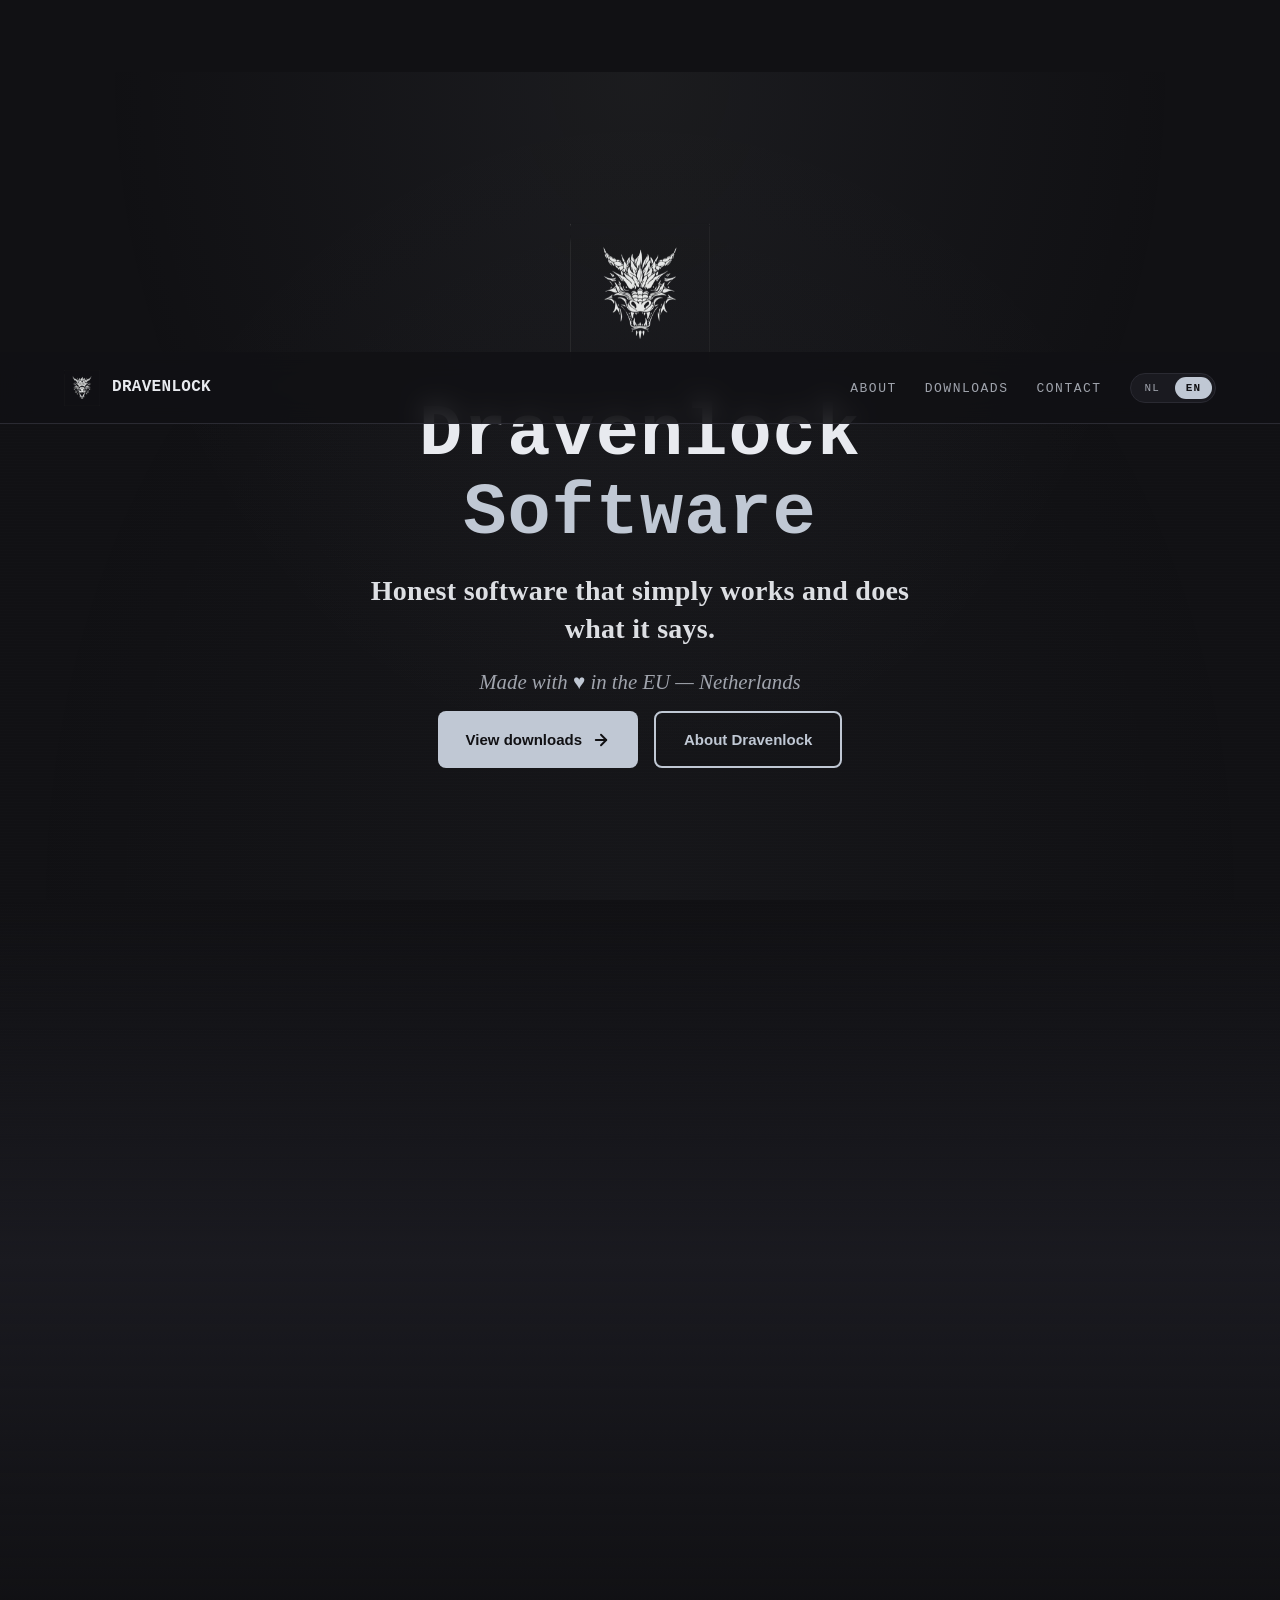
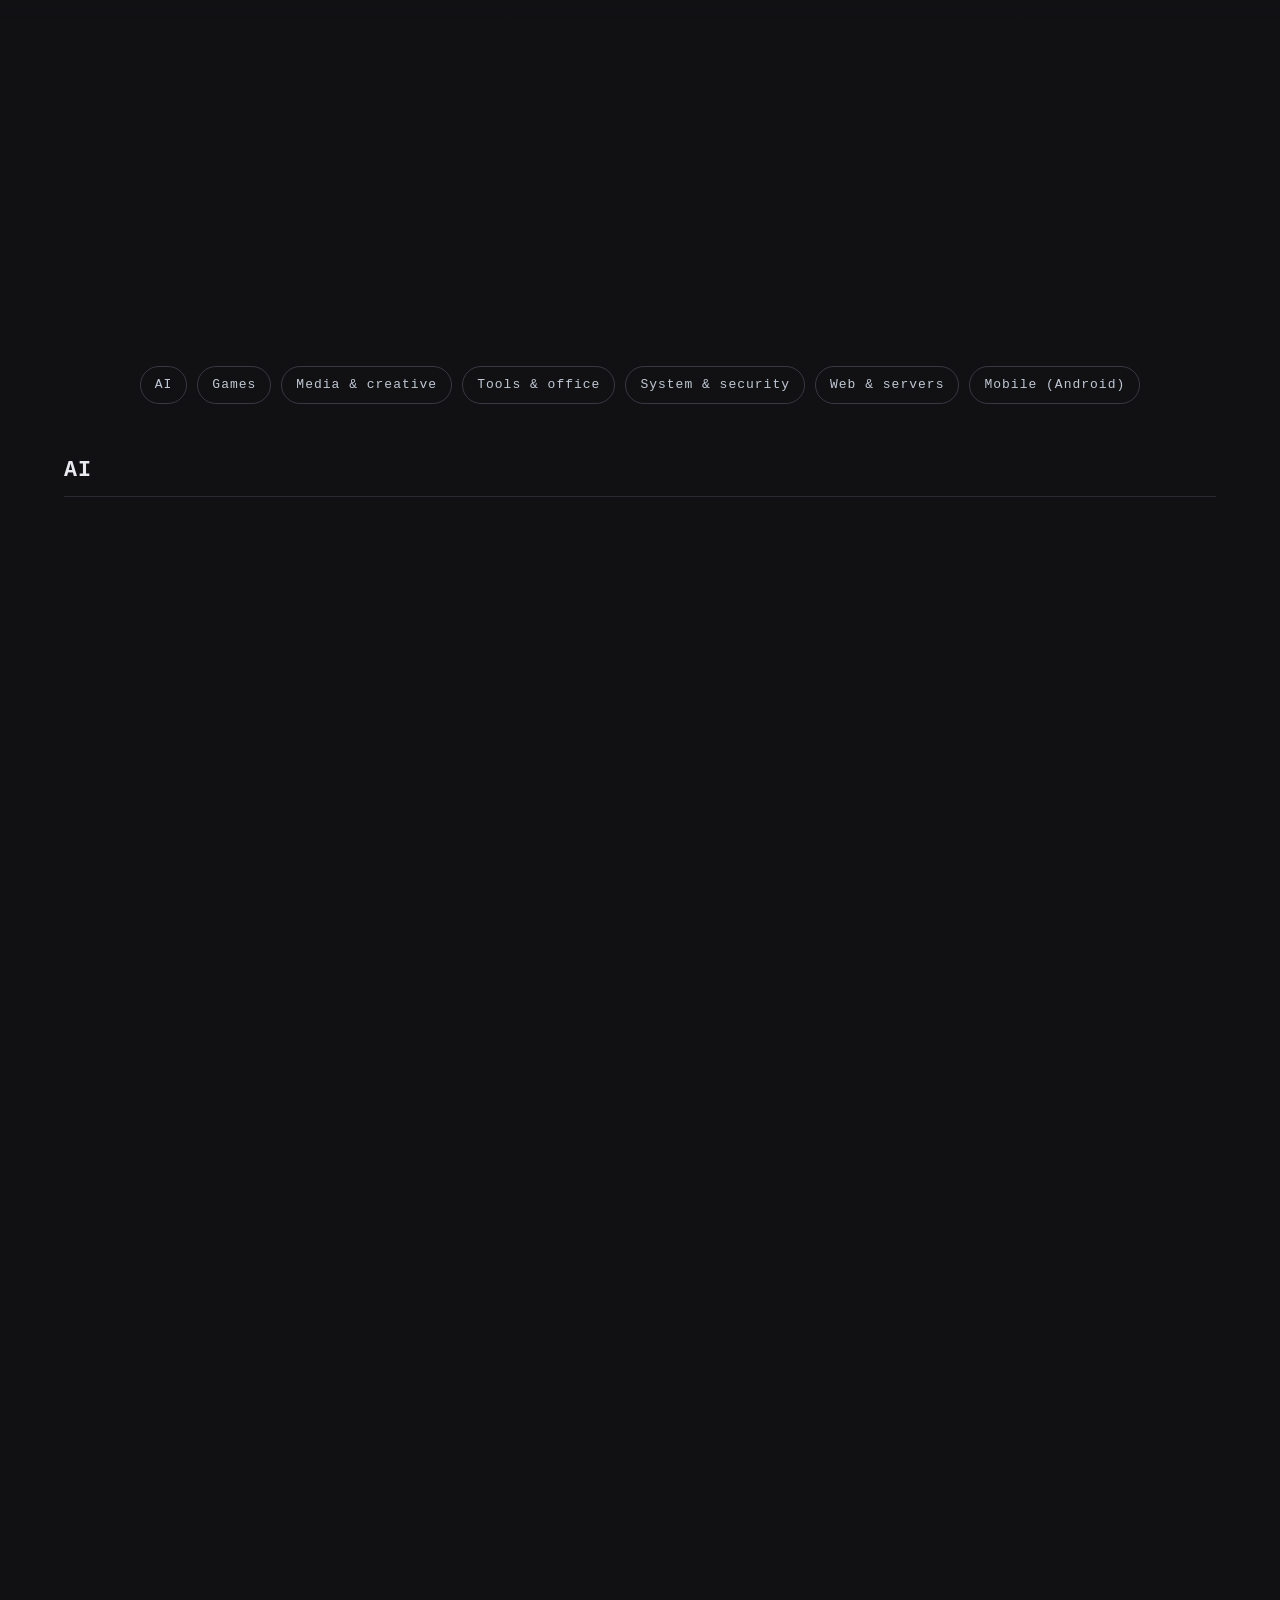
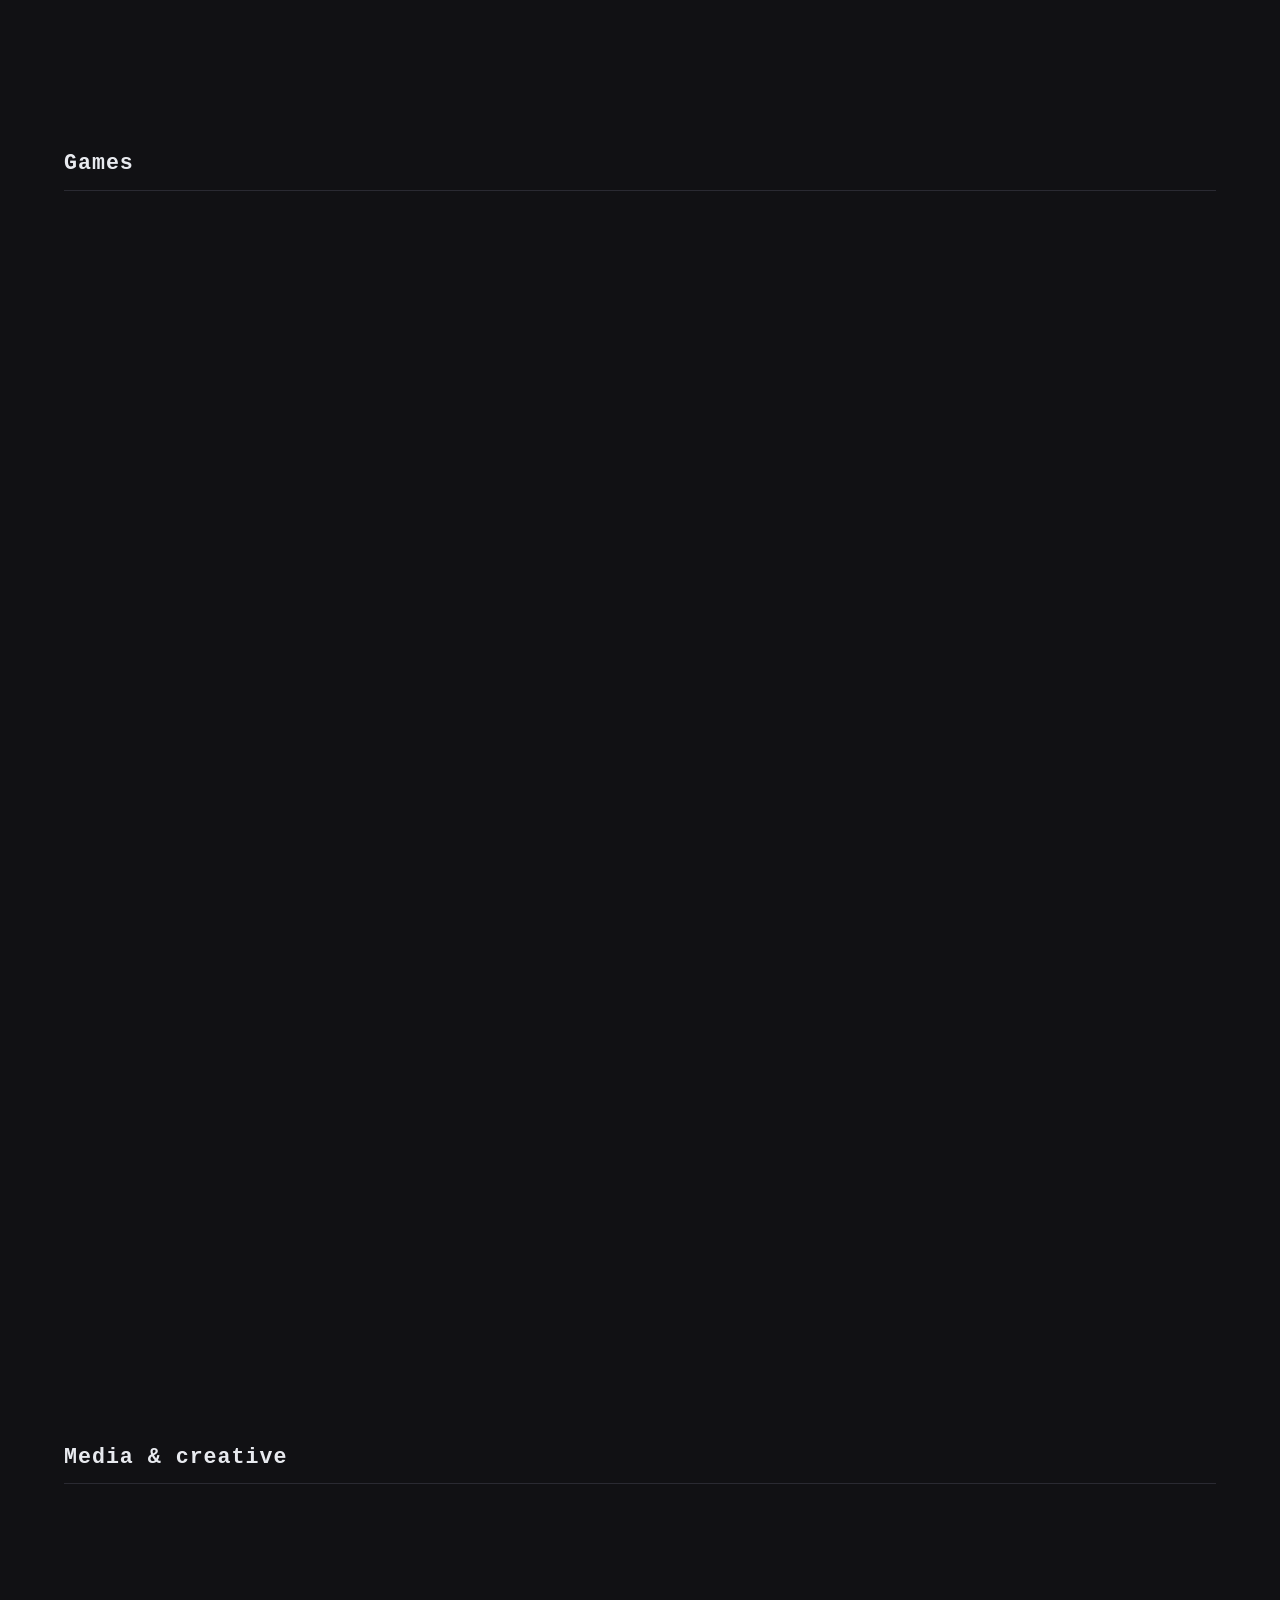
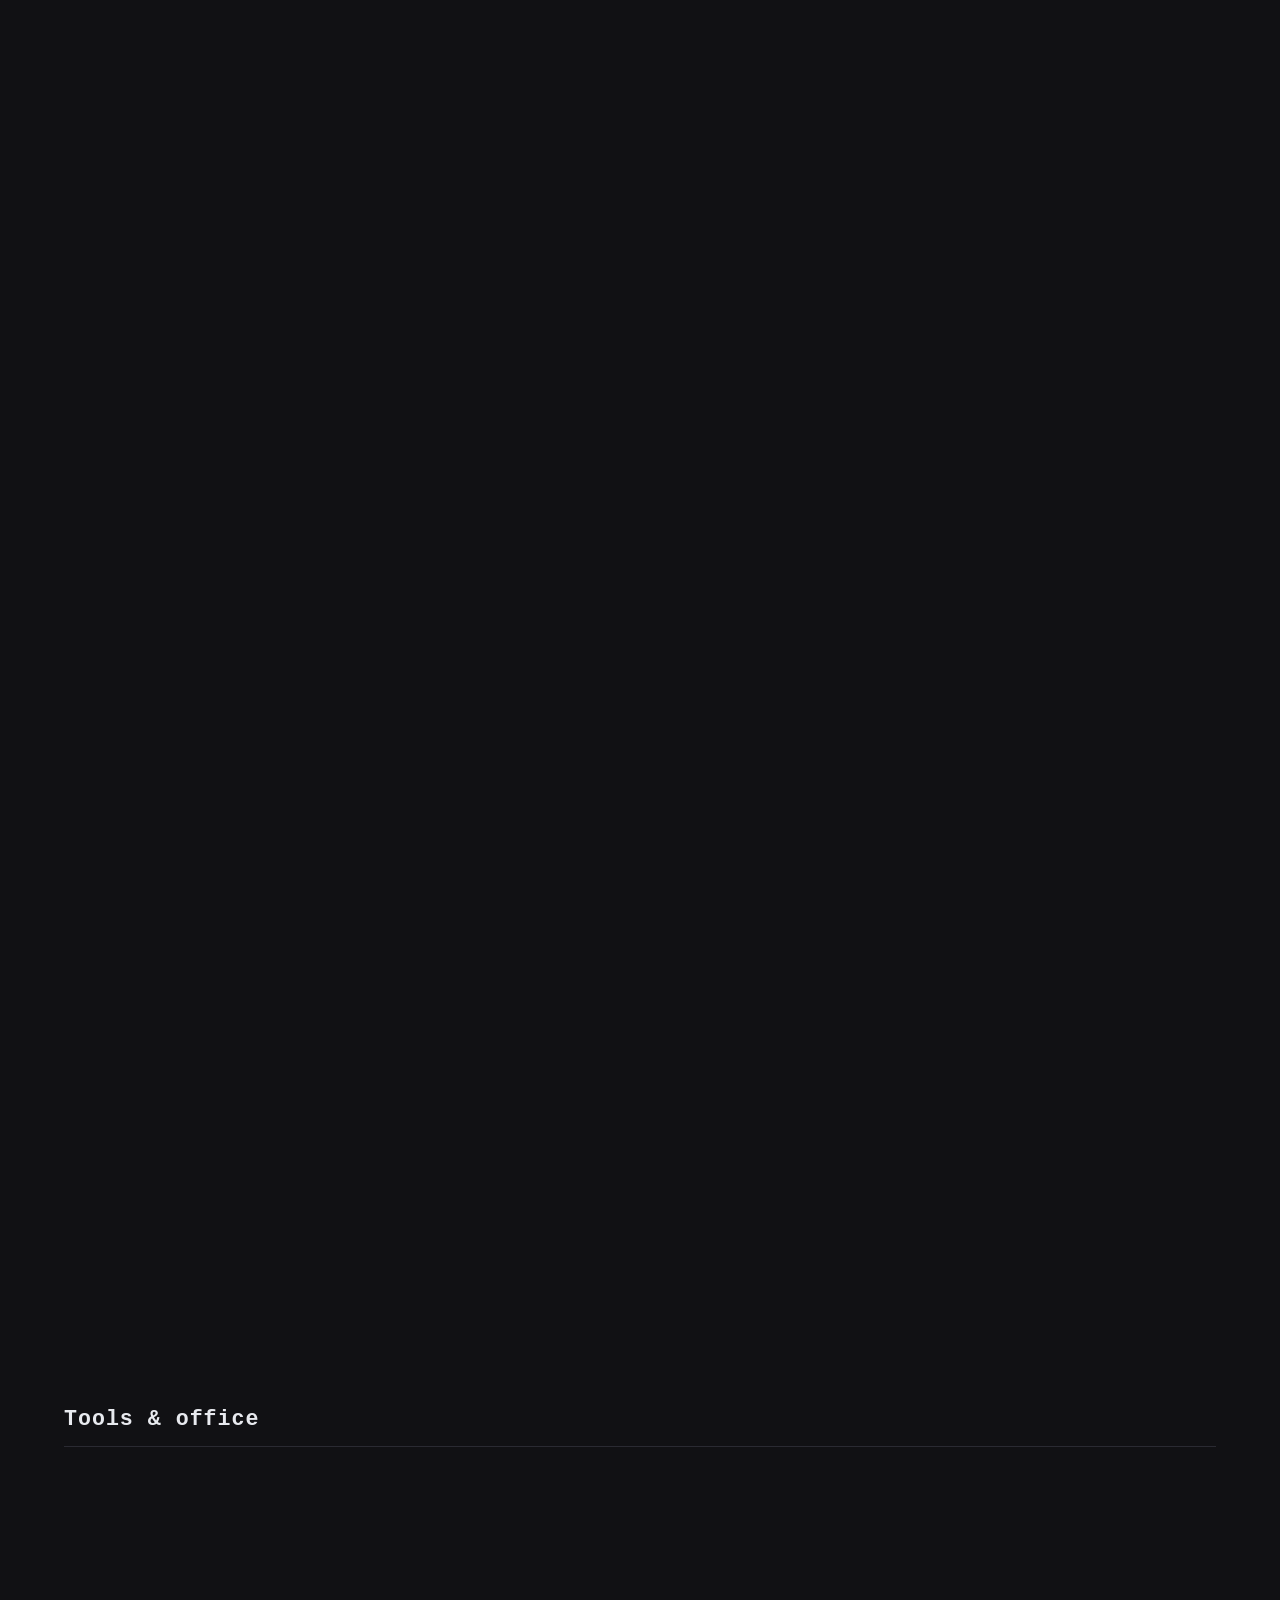
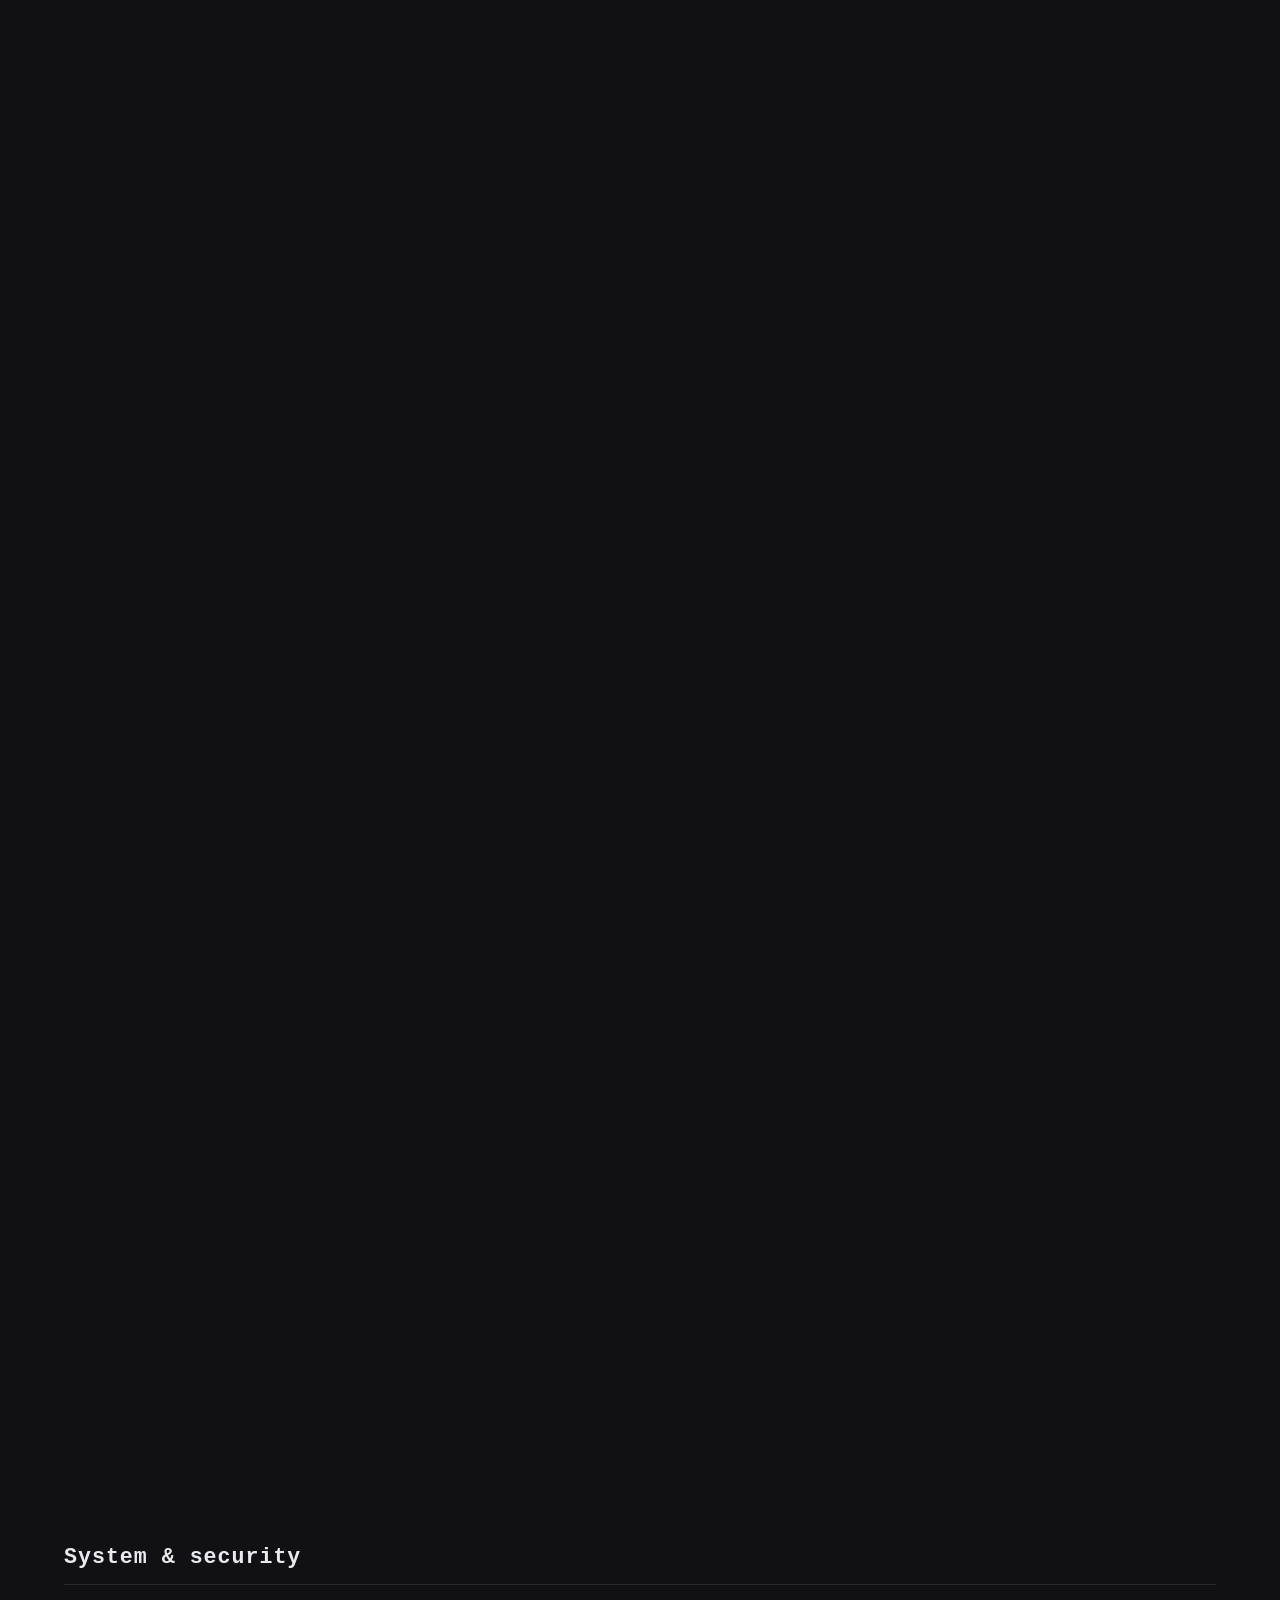
<file: downloads/index.html>
<!doctype html><html lang="nl"><head><meta charset="utf-8"><title>Doorsturen…</title>
<meta http-equiv="refresh" content="0; url=/#downloads"><meta name="robots" content="noindex"></head>
<body style="background:#111114;color:#e8eaef;font:20px sans-serif;padding:40px">Alle downloads staan op de hoofdpagina. <a style="color:#c0c8d4" href="/#downloads">Klik hier als je niet vanzelf wordt doorgestuurd.</a></body></html>
</file>
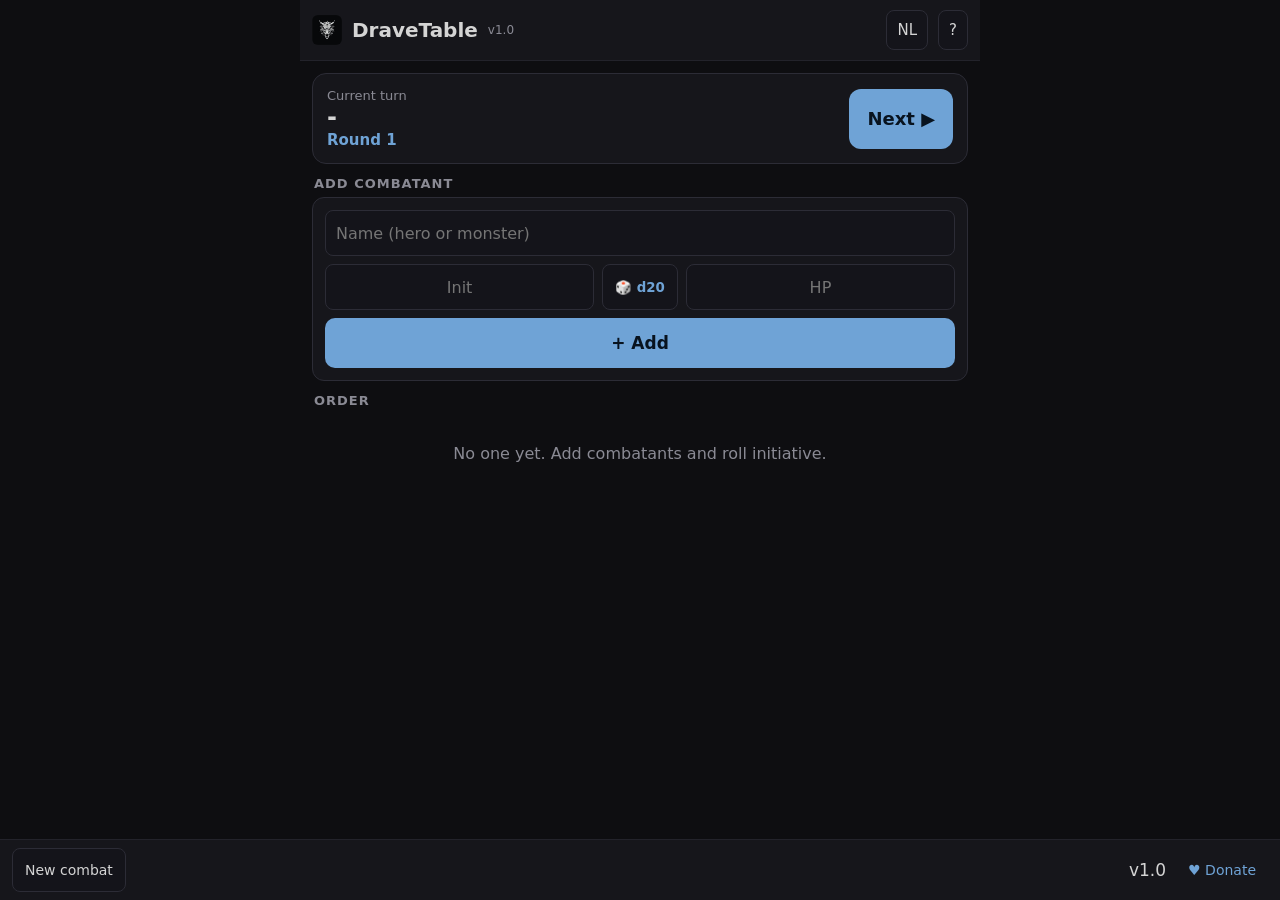
<file: dravetable/index.html>
<!DOCTYPE html>
<html lang="nl">
<head>
<meta charset="utf-8">
<meta name="viewport" content="width=device-width, initial-scale=1, maximum-scale=1, viewport-fit=cover">
<meta name="theme-color" content="#0e0e11">
<link rel="manifest" href="manifest.webmanifest">
<link rel="apple-touch-icon" href="icons/icon-192.png">
<meta name="apple-mobile-web-app-capable" content="yes">
<meta name="mobile-web-app-capable" content="yes">
<meta name="apple-mobile-web-app-status-bar-style" content="black">
<meta name="apple-mobile-web-app-title" content="DraveTable">
<title>DraveTable</title>
<style>
  :root{
    --bg:#0e0e11; --panel:#16161b; --card:#14141a; --silver:#d4d4d4;
    --mute:#8a8a94; --accent:#6fa3d6; --good:#4fb477; --warn:#e0a23a; --bad:#d6645f;
    --line:#2c2c36;
  }
  *{box-sizing:border-box; -webkit-tap-highlight-color:transparent;}
  html,body{margin:0; padding:0; background:var(--bg); color:var(--silver);
    font-family:'Segoe UI',system-ui,-apple-system,sans-serif; font-size:17px;}
  body{padding-bottom:80px;}
  button{font-family:inherit; cursor:pointer;}
  input,select{font-family:inherit;}
  .wrap{max-width:680px; margin:0 auto;}

  header{position:sticky; top:0; z-index:10; background:var(--panel);
    border-bottom:1px solid #23232b; padding:10px 12px;
    display:flex; align-items:center; gap:10px;}
  header img{width:30px; height:30px; border-radius:6px; object-fit:cover;}
  header .ttl{font-size:20px; font-weight:800;}
  header .ver{color:var(--mute); font-size:12px;}
  header .sp{flex:1;}
  .iconbtn{background:var(--card); border:1px solid var(--line); border-radius:8px;
    color:var(--silver); padding:8px 10px; font-size:15px; min-height:40px;}
  .iconbtn:active{background:var(--accent); color:#08131f;}

  .pad{padding:12px;}
  .section-ttl{color:var(--mute); font-size:13px; font-weight:700;
    text-transform:uppercase; letter-spacing:1px; margin:6px 2px;}

  .turnbar{background:var(--panel); border:1px solid var(--line); border-radius:14px;
    padding:14px; display:flex; align-items:center; gap:12px; margin-bottom:12px;}
  .turnbar .who{flex:1; min-width:0;}
  .turnbar .lab{color:var(--mute); font-size:13px;}
  .turnbar .name{font-size:24px; font-weight:800; white-space:nowrap;
    overflow:hidden; text-overflow:ellipsis;}
  .turnbar .round{color:var(--accent); font-weight:700; font-size:15px;}
  .bigbtn{background:var(--accent); color:#08131f; font-weight:800; border:none;
    border-radius:12px; padding:0 18px; min-height:60px; font-size:18px;}
  .bigbtn:active{background:#87b6e3;}
  .bigbtn.ghost{background:var(--card); color:var(--silver); border:1px solid var(--line);}

  .addrow{display:flex; flex-wrap:wrap; gap:8px; background:var(--panel);
    border:1px solid var(--line); border-radius:12px; padding:12px; margin-bottom:12px;}
  .addrow input{background:var(--card); border:1px solid var(--line); border-radius:8px;
    color:var(--silver); padding:10px; font-size:16px; min-height:46px;}
  .addrow .name{flex:1 1 100%;}
  .addrow .ini{flex:1 1 80px; width:80px; text-align:center;}
  .addrow .hp{flex:1 1 80px; width:80px; text-align:center;}
  .addrow .d20{background:var(--card); border:1px solid var(--line); color:var(--accent);
    border-radius:8px; font-weight:700; min-height:46px; padding:0 12px;}
  .addrow .d20:active{background:var(--accent); color:#08131f;}
  .addrow .add{flex:1 1 100%; background:var(--accent); color:#08131f; font-weight:800;
    border:none; border-radius:10px; min-height:50px; font-size:17px;}
  .addrow .add:active{background:#87b6e3;}

  .card{background:var(--card); border:1px solid var(--line); border-radius:12px;
    padding:12px; margin-bottom:10px;}
  .card.active{border-color:var(--accent); box-shadow:0 0 0 2px rgba(111,163,214,.35);}
  .card.down{opacity:.55;}
  .card .top{display:flex; align-items:center; gap:10px;}
  .card .ini{background:var(--panel); border:1px solid var(--line); border-radius:8px;
    min-width:46px; height:46px; display:flex; align-items:center; justify-content:center;
    font-weight:800; font-size:20px; color:var(--accent); flex:0 0 auto;}
  .card .nm{flex:1; min-width:0;}
  .card .nm .n{font-size:19px; font-weight:700; white-space:nowrap; overflow:hidden;
    text-overflow:ellipsis;}
  .card .nm .badge{display:inline-block; background:#3a1418; color:var(--bad);
    border:1px solid #5a1f25; border-radius:6px; font-size:12px; padding:1px 7px;
    margin-top:3px; font-weight:700;}
  .card .hpbox{text-align:right;}
  .card .hpbox .hp{font-size:22px; font-weight:800;}
  .card .hpbox .mx{color:var(--mute); font-size:13px;}
  .card .del{background:transparent; border:none; color:var(--mute); font-size:22px;
    padding:4px 6px; min-height:40px;}
  .hprow{display:flex; align-items:center; gap:8px; margin-top:10px;}
  .hprow .amt{width:64px; text-align:center; background:var(--panel);
    border:1px solid var(--line); border-radius:8px; color:var(--silver);
    padding:8px; font-size:18px; min-height:48px;}
  .hprow .dmg,.hprow .heal{flex:1; min-height:48px; border-radius:10px; border:none;
    font-weight:800; font-size:16px;}
  .hprow .dmg{background:#3a1418; color:#f0a9a4; border:1px solid #5a1f25;}
  .hprow .dmg:active{background:var(--bad); color:#1a0a0b;}
  .hprow .heal{background:#10301f; color:#9fe0bb; border:1px solid #1c4a30;}
  .hprow .heal:active{background:var(--good); color:#062013;}
  .noterow{margin-top:8px;}
  .noterow input{width:100%; background:var(--panel); border:1px solid var(--line);
    border-radius:8px; color:var(--silver); padding:8px 10px; font-size:14px; min-height:42px;}

  .empty{color:var(--mute); text-align:center; padding:30px 10px; font-size:16px;}

  footer{position:fixed; bottom:0; left:0; right:0; background:var(--panel);
    border-top:1px solid #23232b; padding:8px 12px; display:flex; align-items:center; gap:10px;}
  footer .sp{flex:1;}
  footer button{background:var(--card); border:1px solid var(--line); color:var(--silver);
    border-radius:8px; padding:8px 12px; min-height:44px; font-size:14px;}
  footer .donate{border:none; background:transparent; color:var(--accent);}
  footer .reset:active{background:var(--bad); color:#1a0a0b;}

  /* dialoog */
  .modal{position:fixed; inset:0; background:rgba(0,0,0,.6); display:none;
    align-items:center; justify-content:center; z-index:50; padding:16px;}
  .modal.on{display:flex;}
  .sheet{background:var(--bg); border:1px solid var(--line); border-radius:14px;
    max-width:560px; width:100%; max-height:85vh; overflow:auto; padding:16px;}
  .sheet h2{margin:0 0 8px; font-size:20px;}
  .sheet p,.sheet li{line-height:1.5; color:var(--silver);}
  .sheet .close{margin-top:12px; width:100%; background:var(--accent); color:#08131f;
    border:none; border-radius:10px; min-height:50px; font-weight:800; font-size:16px;}
  .sheet a{color:var(--accent);}
</style>
</head>
<body>
<div class="wrap">
  <header>
    <img id="logo" alt="Dravenlock">
    <span class="ttl">DraveTable</span>
    <span class="ver" id="ver">v1.0</span>
    <span class="sp"></span>
    <button class="iconbtn" id="langbtn">EN</button>
    <button class="iconbtn" id="guidebtn">?</button>
  </header>

  <div class="pad">
    <!-- beurt -->
    <div class="turnbar">
      <div class="who">
        <div class="lab" id="turnlab">Aan de beurt</div>
        <div class="name" id="turnname">-</div>
        <div class="round" id="roundlab">Ronde 1</div>
      </div>
      <button class="bigbtn" id="nextbtn">Volgende ▶</button>
    </div>

    <!-- toevoegen -->
    <div class="section-ttl" id="addttl">Deelnemer toevoegen</div>
    <div class="addrow">
      <input class="name" id="in-name" placeholder="Naam (held of monster)" autocomplete="off">
      <input class="ini" id="in-init" inputmode="numeric" placeholder="Init">
      <button class="d20" id="rollinit" title="Gooi d20">🎲 d20</button>
      <input class="hp" id="in-hp" inputmode="numeric" placeholder="HP">
      <button class="add" id="addbtn">+ Toevoegen</button>
    </div>

    <!-- lijst -->
    <div class="section-ttl" id="listttl">Volgorde</div>
    <div id="list"></div>
    <div class="empty" id="empty">Nog niemand. Voeg deelnemers toe en gooi initiatief.</div>
  </div>
</div>

<footer>
  <button class="reset" id="resetbtn">Nieuw gevecht</button>
  <span class="sp"></span>
  <span class="ver">v1.0</span>
  <button class="donate" id="donatebtn">♥ Donatie</button>
</footer>

<!-- gids -->
<div class="modal" id="guide">
  <div class="sheet">
    <div id="guidebody"></div>
    <button class="close" id="guideclose">Sluiten</button>
  </div>
</div>

<script>
(function(){
  "use strict";
  var VERSION = "1.0";
  var DONATE = "https://paypal.me/roger076";
  var LOGO = "[data-uri]";
  var KEY = "dravetable_state_v1";

  document.getElementById("logo").src = LOGO;
  document.getElementById("ver").textContent = "v"+VERSION;

  // ---------- taal ----------
  var T = {
    en:{
      "Aan de beurt":"Current turn","Ronde":"Round","Volgende":"Next",
      "Deelnemer toevoegen":"Add combatant","Naam (held of monster)":"Name (hero or monster)",
      "Init":"Init","HP":"HP","+ Toevoegen":"+ Add","Volgorde":"Order",
      "Nog niemand. Voeg deelnemers toe en gooi initiatief.":"No one yet. Add combatants and roll initiative.",
      "Nieuw gevecht":"New combat","Donatie":"Donate","Sluiten":"Close",
      "Uitgeschakeld":"Down","Schade":"Damage","Genees":"Heal",
      "Notitie (bijv. vergiftigd)":"Note (e.g. poisoned)",
      "Weet je het zeker? Dit wist alle deelnemers.":"Are you sure? This clears all combatants.",
      "Gids":"Guide","Gooi d20":"Roll d20",
      "guide_title":"DraveTable - quick guide",
      "guide_html":"<h2>DraveTable - quick guide</h2>"+
        "<p>A combat helper for the game master. Keeps initiative order, turns and HP.</p>"+
        "<p><b>Add combatants</b>: type a name, their initiative number and HP, then '+ Add'. "+
        "Use the d20 button to roll initiative. The list sorts itself high to low.</p>"+
        "<p><b>Turns</b>: the current combatant is highlighted. Tap 'Next' to move on; "+
        "after the last one the round counter goes up.</p>"+
        "<p><b>HP</b>: type an amount and tap 'Damage' or 'Heal'. At 0 HP a combatant shows as "+
        "'Down'. The X removes someone.</p>"+
        "<p>Everything is saved on your phone, so closing the browser keeps your combat. "+
        "'New combat' clears it.</p>"+
        "<p>Tip: add this page to your home screen to use it like an app, also offline.</p>"+
        "<p>Questions? service@dravenlock.nl</p>"
    }
  };
  var lang = localStorage.getItem("dravetable_lang") ||
             ((navigator.language||"nl").toLowerCase().indexOf("nl")===0 ? "nl" : "en");
  function t(s){ return lang==="nl" ? s : (T.en[s]||s); }

  // ---------- state ----------
  var state = { round:1, currentId:null, combatants:[] };
  function load(){
    try{ var s=JSON.parse(localStorage.getItem(KEY)); if(s&&s.combatants) state=s; }catch(e){}
  }
  function save(){ try{ localStorage.setItem(KEY, JSON.stringify(state)); }catch(e){} }
  load();

  var nextId = 1;
  state.combatants.forEach(function(c){ if(c.id>=nextId) nextId=c.id+1; });

  function sorted(){
    return state.combatants.slice().sort(function(a,b){
      if(b.init!==a.init) return b.init-a.init;
      return (a.name||"").localeCompare(b.name||"");
    });
  }

  // ---------- acties ----------
  function addCombatant(){
    var name=(document.getElementById("in-name").value||"").trim();
    var init=parseInt(document.getElementById("in-init").value,10);
    var hp=parseInt(document.getElementById("in-hp").value,10);
    if(!name){ document.getElementById("in-name").focus(); return; }
    if(isNaN(init)) init=0;
    if(isNaN(hp)) hp=0;
    state.combatants.push({id:nextId++, name:name, init:init, hp:hp, maxhp:hp, note:""});
    if(state.currentId===null){ var s=sorted(); if(s.length) state.currentId=s[0].id; }
    document.getElementById("in-name").value="";
    document.getElementById("in-init").value="";
    document.getElementById("in-hp").value="";
    document.getElementById("in-name").focus();
    save(); render();
  }
  function removeCombatant(id){
    var s=sorted(), idx=s.findIndex(function(c){return c.id===id;});
    state.combatants=state.combatants.filter(function(c){return c.id!==id;});
    if(state.currentId===id){
      var ns=sorted();
      state.currentId = ns.length ? ns[Math.min(idx,ns.length-1)].id : null;
    }
    save(); render();
  }
  function changeHp(id,delta){
    var c=state.combatants.find(function(x){return x.id===id;});
    if(!c) return;
    c.hp += delta;
    if(c.maxhp && c.hp>c.maxhp) c.hp=c.maxhp;
    if(c.hp<0) c.hp=0;
    save(); render();
  }
  function setNote(id,val){
    var c=state.combatants.find(function(x){return x.id===id;});
    if(c){ c.note=val; save(); }
  }
  function nextTurn(){
    var s=sorted();
    if(!s.length) return;
    var i=s.findIndex(function(c){return c.id===state.currentId;});
    if(i<0) i=-1;
    var ni=i+1;
    if(ni>=s.length){ ni=0; state.round++; }
    state.currentId=s[ni].id;
    save(); render();
  }
  function newCombat(){
    if(!state.combatants.length || confirm(t("Weet je het zeker? Dit wist alle deelnemers."))){
      state={round:1,currentId:null,combatants:[]}; save(); render();
    }
  }

  // ---------- render ----------
  function render(){
    applyStatic();
    var s=sorted();
    var cur=s.find(function(c){return c.id===state.currentId;});
    document.getElementById("turnname").textContent = cur ? cur.name : "-";
    document.getElementById("roundlab").textContent = t("Ronde")+" "+state.round;

    var list=document.getElementById("list");
    list.innerHTML="";
    document.getElementById("empty").style.display = s.length ? "none" : "block";

    s.forEach(function(c){
      var down = c.hp<=0 && (c.maxhp>0);
      var card=document.createElement("div");
      card.className="card"+(c.id===state.currentId?" active":"")+(down?" down":"");
      var badge = down ? '<div class="badge">'+t("Uitgeschakeld")+'</div>' : '';
      card.innerHTML=
        '<div class="top">'+
          '<div class="ini">'+(isFinite(c.init)?c.init:0)+'</div>'+
          '<div class="nm"><div class="n"></div>'+badge+'</div>'+
          '<div class="hpbox"><div class="hp">'+c.hp+'</div>'+
            (c.maxhp?'<div class="mx">/ '+c.maxhp+'</div>':'')+'</div>'+
          '<button class="del" title="x">✕</button>'+
        '</div>'+
        '<div class="hprow">'+
          '<input class="amt" inputmode="numeric" value="1">'+
          '<button class="dmg">– '+t("Schade")+'</button>'+
          '<button class="heal">+ '+t("Genees")+'</button>'+
        '</div>'+
        '<div class="noterow"><input class="note" placeholder="'+t("Notitie (bijv. vergiftigd)")+'"></div>';
      card.querySelector(".n").textContent=c.name;
      var note=card.querySelector(".note"); note.value=c.note||"";
      var amt=card.querySelector(".amt");
      function amount(){ var v=parseInt(amt.value,10); return (isNaN(v)||v<0)?1:v; }
      card.querySelector(".dmg").addEventListener("click",function(){ changeHp(c.id,-amount()); });
      card.querySelector(".heal").addEventListener("click",function(){ changeHp(c.id,+amount()); });
      card.querySelector(".del").addEventListener("click",function(){ removeCombatant(c.id); });
      note.addEventListener("change",function(){ setNote(c.id,note.value); });
      list.appendChild(card);
    });
  }

  function applyStatic(){
    document.documentElement.lang = lang;
    document.getElementById("langbtn").textContent = lang==="nl" ? "EN" : "NL";
    document.getElementById("turnlab").textContent = t("Aan de beurt");
    document.getElementById("nextbtn").textContent = t("Volgende")+" ▶";
    document.getElementById("addttl").textContent = t("Deelnemer toevoegen");
    document.getElementById("in-name").placeholder = t("Naam (held of monster)");
    document.getElementById("in-init").placeholder = t("Init");
    document.getElementById("in-hp").placeholder = t("HP");
    document.getElementById("addbtn").textContent = t("+ Toevoegen");
    document.getElementById("rollinit").title = t("Gooi d20");
    document.getElementById("listttl").textContent = t("Volgorde");
    document.getElementById("empty").textContent = t("Nog niemand. Voeg deelnemers toe en gooi initiatief.");
    document.getElementById("resetbtn").textContent = t("Nieuw gevecht");
    document.getElementById("donatebtn").textContent = "♥ "+t("Donatie");
    document.getElementById("guideclose").textContent = t("Sluiten");
  }

  // ---------- events ----------
  document.getElementById("addbtn").addEventListener("click", addCombatant);
  document.getElementById("in-hp").addEventListener("keydown", function(e){ if(e.key==="Enter") addCombatant(); });
  document.getElementById("in-init").addEventListener("keydown", function(e){ if(e.key==="Enter"){ document.getElementById("in-hp").focus(); } });
  document.getElementById("nextbtn").addEventListener("click", nextTurn);
  document.getElementById("resetbtn").addEventListener("click", newCombat);
  document.getElementById("rollinit").addEventListener("click", function(){
    document.getElementById("in-init").value = (Math.floor(Math.random()*20)+1);
  });
  document.getElementById("donatebtn").addEventListener("click", function(){ window.open(DONATE,"_blank"); });
  document.getElementById("langbtn").addEventListener("click", function(){
    lang = (lang==="nl") ? "en" : "nl";
    localStorage.setItem("dravetable_lang", lang);
    render();
  });
  document.getElementById("guidebtn").addEventListener("click", function(){
    document.getElementById("guidebody").innerHTML =
      (lang==="nl") ? GUIDE_NL : T.en["guide_html"];
    document.getElementById("guide").classList.add("on");
  });
  document.getElementById("guideclose").addEventListener("click", function(){
    document.getElementById("guide").classList.remove("on");
  });
  document.getElementById("guide").addEventListener("click", function(e){
    if(e.target===this) this.classList.remove("on");
  });

  var GUIDE_NL =
    "<h2>DraveTable - Snelgids</h2>"+
    "<p>Een gevechtshulpje voor de spelleider. Houdt de initiatief-volgorde, de beurten en de HP bij.</p>"+
    "<p><b>Deelnemers toevoegen</b>: typ een naam, hun initiatief-getal en HP, en tik op '+ Toevoegen'. "+
    "Met de d20-knop gooi je initiatief. De lijst zet zichzelf op volgorde, hoog naar laag.</p>"+
    "<p><b>Beurten</b>: wie aan de beurt is, is gemarkeerd. Tik op 'Volgende' om door te gaan; "+
    "na de laatste loopt de rondeteller op.</p>"+
    "<p><b>HP</b>: typ een aantal en tik 'Schade' of 'Genees'. Bij 0 HP wordt iemand als "+
    "'Uitgeschakeld' getoond. Met de X haal je iemand weg.</p>"+
    "<p>Alles wordt op je telefoon bewaard, dus de browser sluiten verliest je gevecht niet. "+
    "'Nieuw gevecht' maakt 'm leeg.</p>"+
    "<p>Tip: zet deze pagina op je beginscherm om 'm als een app te gebruiken, ook offline.</p>"+
    "<p>Vragen? service@dravenlock.nl</p>";

  render();
})();
</script>
<script>
if("serviceWorker" in navigator){
  window.addEventListener("load", function(){
    navigator.serviceWorker.register("sw.js").catch(function(){});
  });
}
</script>
</body>
</html>
</file>
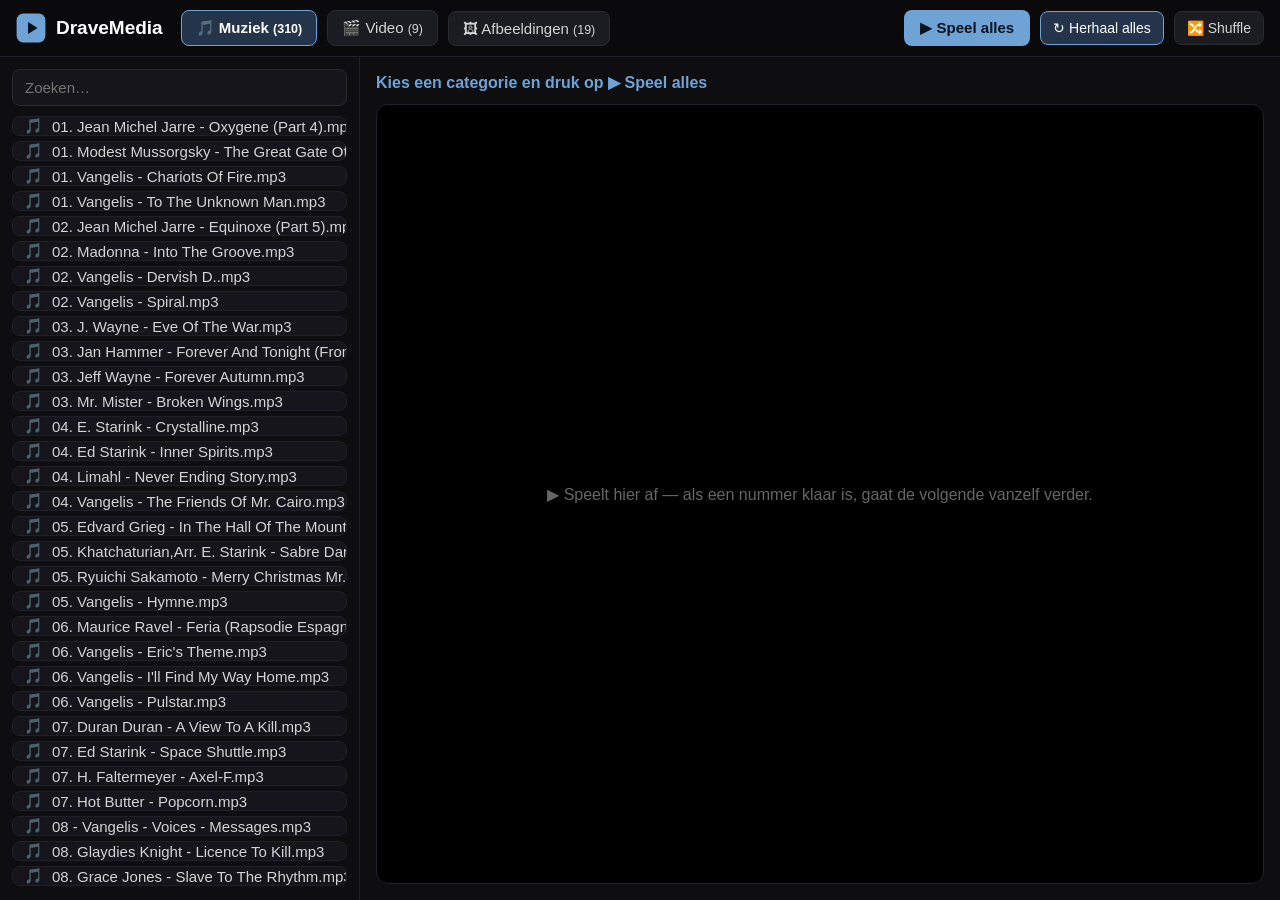
<file: mediaspeler/index.html>
<!DOCTYPE html>
<html lang="nl"><head><meta charset="utf-8">
<meta name="viewport" content="width=device-width, initial-scale=1">
<title>DraveMedia</title>
<link rel="manifest" href="manifest.webmanifest">
<meta name="theme-color" content="#0e0e11">
<meta name="mobile-web-app-capable" content="yes">
<meta name="apple-mobile-web-app-capable" content="yes">
<meta name="apple-mobile-web-app-status-bar-style" content="black-translucent">
<meta name="apple-mobile-web-app-title" content="DraveMedia">
<link rel="apple-touch-icon" href="dm-icon.svg">
<link rel="icon" type="image/svg+xml" href="dm-icon.svg">
<link rel="stylesheet" href="https://cdn.plyr.io/3.7.8/plyr.css">
<script src="https://cdn.plyr.io/3.7.8/plyr.polyfilled.js"></script>
<style>
 :root{--bg:#0e0e11;--panel:#15151b;--panel2:#0a0a0c;--silver:#d4d4d4;--accent:#6fa3d6;
       --plyr-color-main:#6fa3d6;--plyr-audio-controls-background:#15151b;
       --plyr-audio-control-color:#d4d4d4;--plyr-audio-control-color-hover:#fff;}
 *{box-sizing:border-box;}
 html,body{height:100%;}
 body{background:var(--bg);color:var(--silver);font-family:Segoe UI,Arial,sans-serif;
      font-size:15px;margin:0;display:flex;flex-direction:column;}
 .appbar{display:flex;align-items:center;gap:10px;background:var(--panel2);
         border-bottom:1px solid #20202a;padding:10px 16px;flex:none;flex-wrap:wrap;}
 .logo{width:30px;height:30px;flex:none;}
 .brand{color:#fff;font-size:19px;font-weight:bold;margin-right:8px;}
 .cat{background:#1b1b22;border:1px solid #2a2a31;color:var(--silver);border-radius:8px;
      padding:8px 14px;font-size:15px;cursor:pointer;}
 .cat:hover{border-color:var(--accent);}
 .cat.active{background:#24344a;border-color:var(--accent);color:#fff;font-weight:bold;}
 .spacer{flex:1;}
 .toggle{background:#1b1b22;border:1px solid #2a2a31;color:var(--silver);border-radius:8px;
         padding:8px 12px;font-size:14px;cursor:pointer;}
 .toggle.on{background:#24344a;border-color:var(--accent);color:#fff;}
 .playall{background:var(--accent);color:#06121f;border:none;border-radius:8px;
          padding:9px 16px;font-size:15px;font-weight:bold;cursor:pointer;}
 .main{flex:1;display:flex;min-height:0;}
 .side{width:360px;flex:none;display:flex;flex-direction:column;min-height:0;
       border-right:1px solid #20202a;padding:12px;}
 #zoek{width:100%;background:var(--panel);color:var(--silver);border:1px solid #2a2a31;
       border-radius:8px;padding:9px 12px;font-size:15px;margin-bottom:10px;flex:none;}
 #zoek:focus{outline:2px solid var(--accent);border-color:var(--accent);}
 .list{overflow:auto;display:flex;flex-direction:column;gap:5px;}
 .item{display:flex;align-items:center;gap:9px;color:var(--silver);text-decoration:none;
       background:var(--panel);border:1px solid #20202a;border-radius:8px;padding:9px 11px;
       white-space:nowrap;overflow:hidden;text-overflow:ellipsis;cursor:pointer;}
 .item .ic{flex:none;opacity:.85;}
 .item:hover,.item:focus{background:#1d2633;border-color:var(--accent);outline:none;}
 .item.active{background:#24344a;border-color:var(--accent);color:#fff;}
 .stagewrap{flex:1;display:flex;flex-direction:column;min-width:0;padding:16px;}
 .nowtitle{color:var(--accent);font-size:16px;font-weight:bold;margin-bottom:12px;
           white-space:nowrap;overflow:hidden;text-overflow:ellipsis;}
 .stage{flex:1;display:flex;align-items:center;justify-content:center;
        background:#000;border:1px solid #20202a;border-radius:12px;overflow:hidden;}
 .stage .hint{color:#666;font-size:16px;text-align:center;padding:20px;}
 .media{max-width:100%;max-height:100%;}
 video.media{width:100%;height:100%;}
 audio.media{width:90%;}
 .audiobox{display:flex;flex-direction:column;align-items:center;gap:18px;width:100%;}
 .audiobox .note{font-size:64px;}
 @media (max-width:760px){
   .main{flex-direction:column;}
   .side{width:auto;border-right:none;border-bottom:1px solid #20202a;max-height:42vh;}
   .stagewrap{min-height:46vh;}
 }
</style></head>
<body>
<div class="appbar">
  <svg class="logo" viewBox="0 0 100 100" xmlns="http://www.w3.org/2000/svg">
    <rect x="2" y="2" width="96" height="96" rx="22" fill="#6fa3d6"/>
    <polygon points="40,30 40,70 72,50" fill="#06121f"/></svg>
  <span class="brand">DraveMedia</span>
  <button class="cat active" id="cat-music"  onclick="setCat('music')">🎵 Muziek <small id="c-music"></small></button>
  <button class="cat"        id="cat-video"  onclick="setCat('video')">🎬 Video <small id="c-video"></small></button>
  <button class="cat"        id="cat-image"  onclick="setCat('image')">🖼 Afbeeldingen <small id="c-image"></small></button>
  <span class="spacer"></span>
  <button class="playall" onclick="playAll()">▶ Speel alles</button>
  <button class="toggle on" id="t-repeat" onclick="toggleRepeat()">↻ Herhaal alles</button>
  <button class="toggle" id="t-shuffle" onclick="toggleShuffle()">🔀 Shuffle</button>
</div>
<div class="main">
  <div class="side">
    <input id="zoek" type="search" placeholder="Zoeken…" autocomplete="off">
    <div class="list" id="list"></div>
  </div>
  <div class="stagewrap">
    <div class="nowtitle" id="nowtitle">Kies een categorie en druk op ▶ Speel alles</div>
    <div class="stage" id="stage"><span class="hint">▶ Speelt hier af — als een nummer klaar is, gaat de volgende vanzelf verder.</span></div>
  </div>
</div>
<script>
 var BASE="";
 var DATA={music:[],video:[],image:[]};
 var cat="music", queue=[], pos=-1, shuffle=false, repeatAll=true, imgTimer=null;
 var listEl=document.getElementById("list"), stage=document.getElementById("stage"),
     nowt=document.getElementById("nowtitle"), zoek=document.getElementById("zoek");
 function counts(){
   document.getElementById("c-music").textContent="("+DATA.music.length+")";
   document.getElementById("c-video").textContent="("+DATA.video.length+")";
   document.getElementById("c-image").textContent="("+DATA.image.length+")";
 }
 fetch("media.json").then(function(r){return r.json();})
   .then(function(d){DATA=d; counts(); render();})
   .catch(function(){ nowt.textContent="Kon de bibliotheek niet laden."; });
 function setCat(c){
   cat=c;
   ["music","video","image"].forEach(function(x){
     document.getElementById("cat-"+x).classList.toggle("active", x===c);});
   render();
 }
 function render(){
   var q=zoek.value.toLowerCase(), arr=DATA[cat]||[];
   listEl.innerHTML="";
   arr.forEach(function(it, i){
     if(q && it.name.toLowerCase().indexOf(q)<0) return;
     var ic = cat==="music"?"🎵":(cat==="video"?"🎬":"🖼");
     var a=document.createElement("div"); a.className="item"; a.dataset.idx=i;
     a.innerHTML='<span class="ic">'+ic+'</span> '+escapeHtml(it.name);
     a.onclick=function(){ queue=DATA[cat].slice(); pos=i; play(pos); };
     listEl.appendChild(a);
   });
 }
 function escapeHtml(s){return s.replace(/[&<>"]/g,function(c){
   return {'&':'&amp;','<':'&lt;','>':'&gt;','"':'&quot;'}[c];});}
 function highlight(){
   [].slice.call(listEl.children).forEach(function(el){
     el.classList.toggle("active", parseInt(el.dataset.idx,10)===pos);});
 }
 function play(i){
   if(imgTimer){clearTimeout(imgTimer); imgTimer=null;}
   var it=queue[i]; if(!it) return;
   pos=i; nowt.textContent=it.name; highlight();
   var url=BASE+it.url; stage.innerHTML="";
   if(cat==="image"){
     var im=new Image(); im.src=url; im.className="media"; stage.appendChild(im);
     imgTimer=setTimeout(next, 6000);  // diavoorstelling: 6s per beeld
   } else if(cat==="music"){
     var box=document.createElement("div"); box.className="audiobox";
     var note=document.createElement("div"); note.className="note"; note.textContent="🎵";
     var au=document.createElement("audio"); au.src=url; au.controls=true; au.autoplay=true; au.className="media";
     au.onended=next; box.appendChild(note); box.appendChild(au); stage.appendChild(box);
     try{ if(window.Plyr){ new Plyr(au); } }catch(e){}
   } else {
     var v=document.createElement("video"); v.src=url; v.controls=true; v.autoplay=true; v.className="media";
     v.onended=next; stage.appendChild(v);
     try{ if(window.Plyr){ new Plyr(v); } }catch(e){}
   }
 }
 function next(){
   if(pos<queue.length-1){ pos++; }
   else if(repeatAll && queue.length){ pos=0; }
   else { return; }
   play(pos);
 }
 function playAll(){
   var arr=(DATA[cat]||[]).slice();
   if(!arr.length) return;
   if(shuffle){ for(var k=arr.length-1;k>0;k--){var j=Math.floor(Math.random()*(k+1));var t=arr[k];arr[k]=arr[j];arr[j]=t;} }
   queue=arr; pos=-1; next();
 }
 function toggleRepeat(){repeatAll=!repeatAll; document.getElementById("t-repeat").classList.toggle("on",repeatAll);}
 function toggleShuffle(){shuffle=!shuffle; document.getElementById("t-shuffle").classList.toggle("on",shuffle);}
 zoek.addEventListener("input", render);
 // PWA: registreer de service worker (cachet de schil; media blijft streamen)
 if("serviceWorker" in navigator){
   window.addEventListener("load", function(){
     navigator.serviceWorker.register("sw.js").catch(function(){});
   });
 }
</script>
</body></html>
</file>
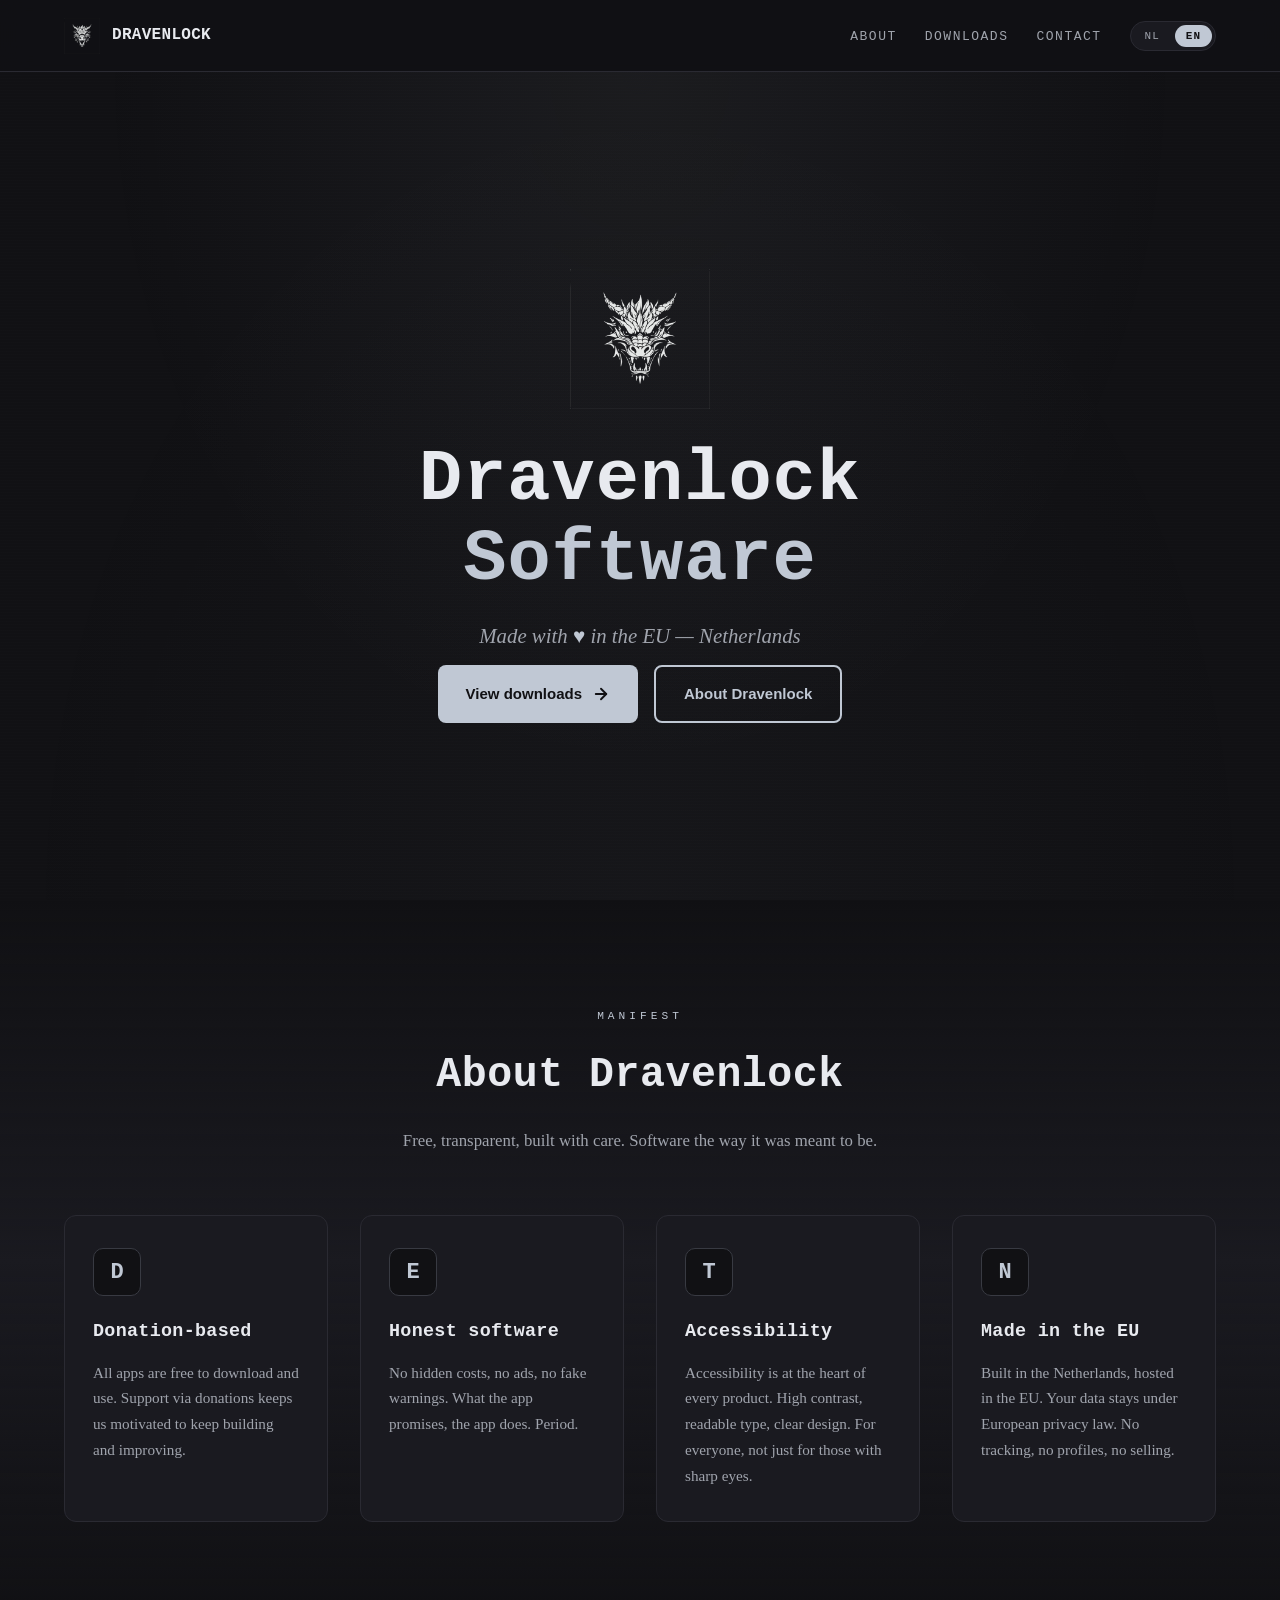
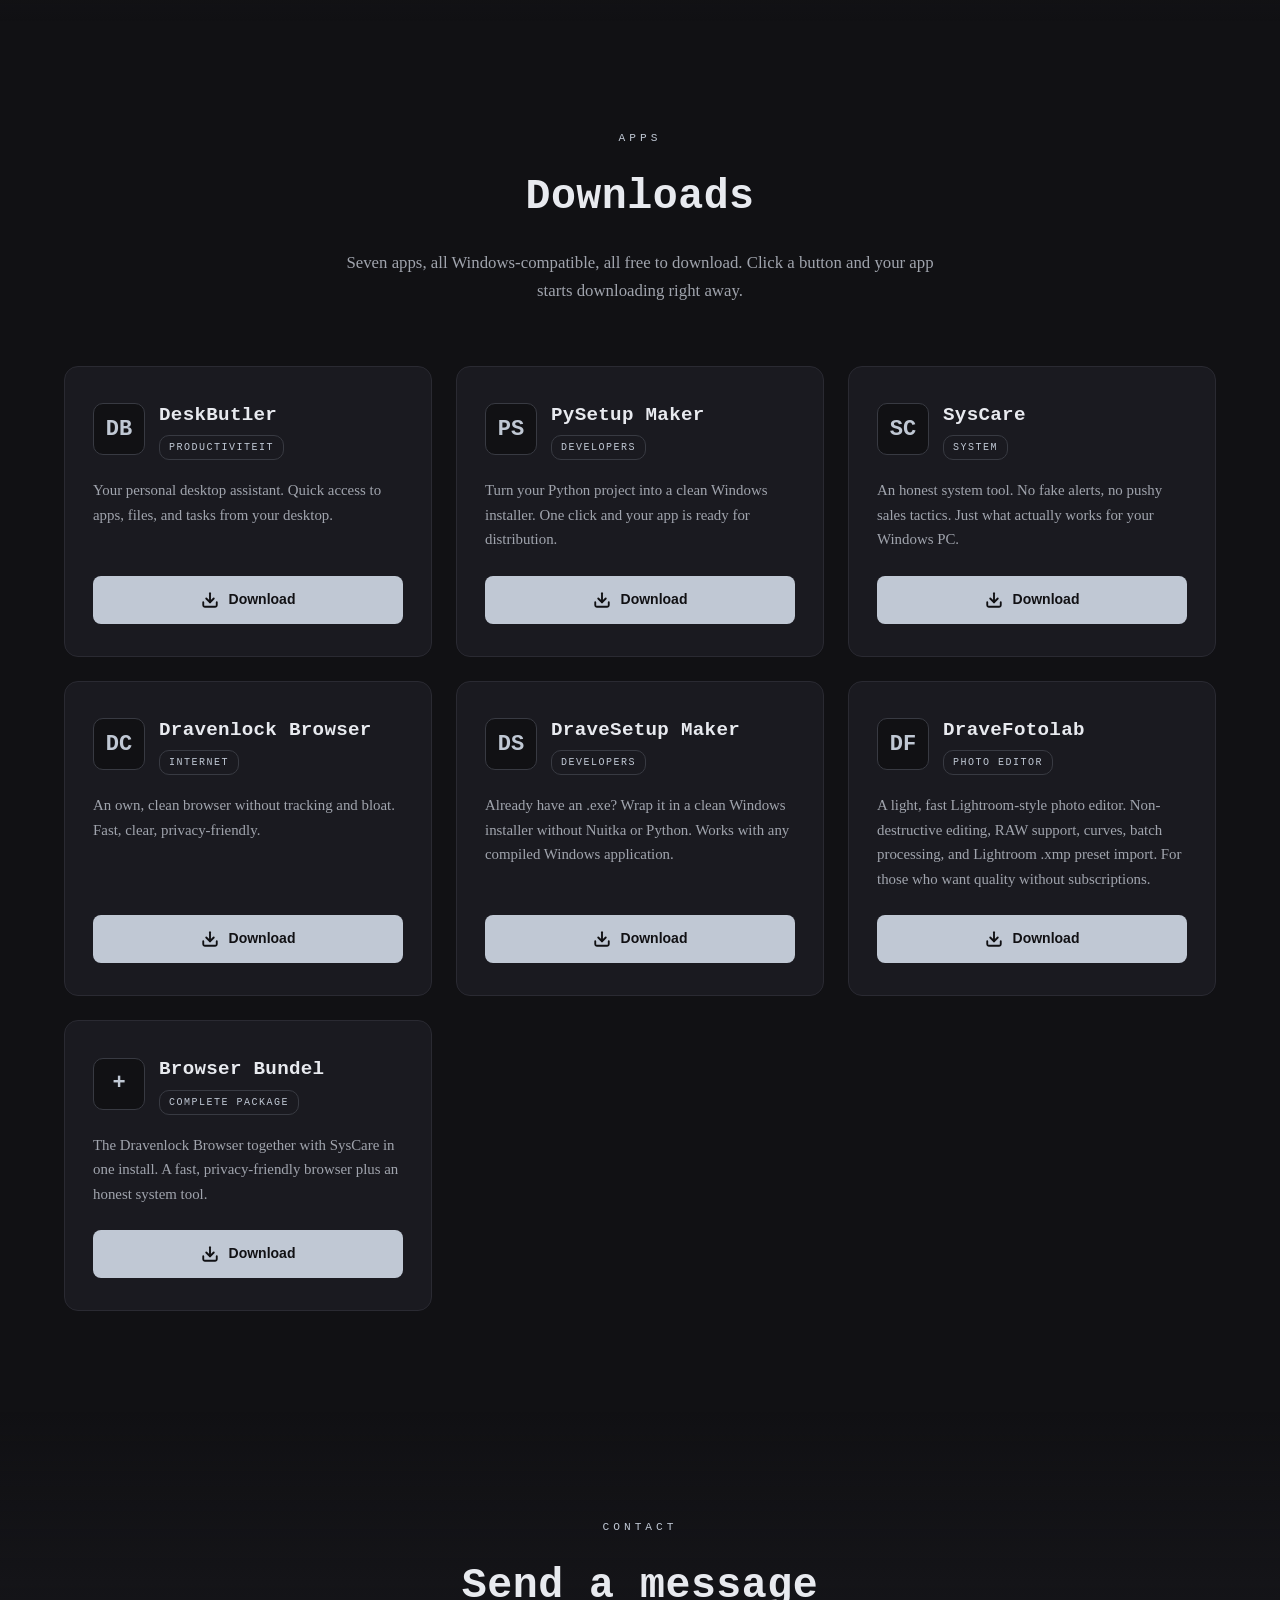
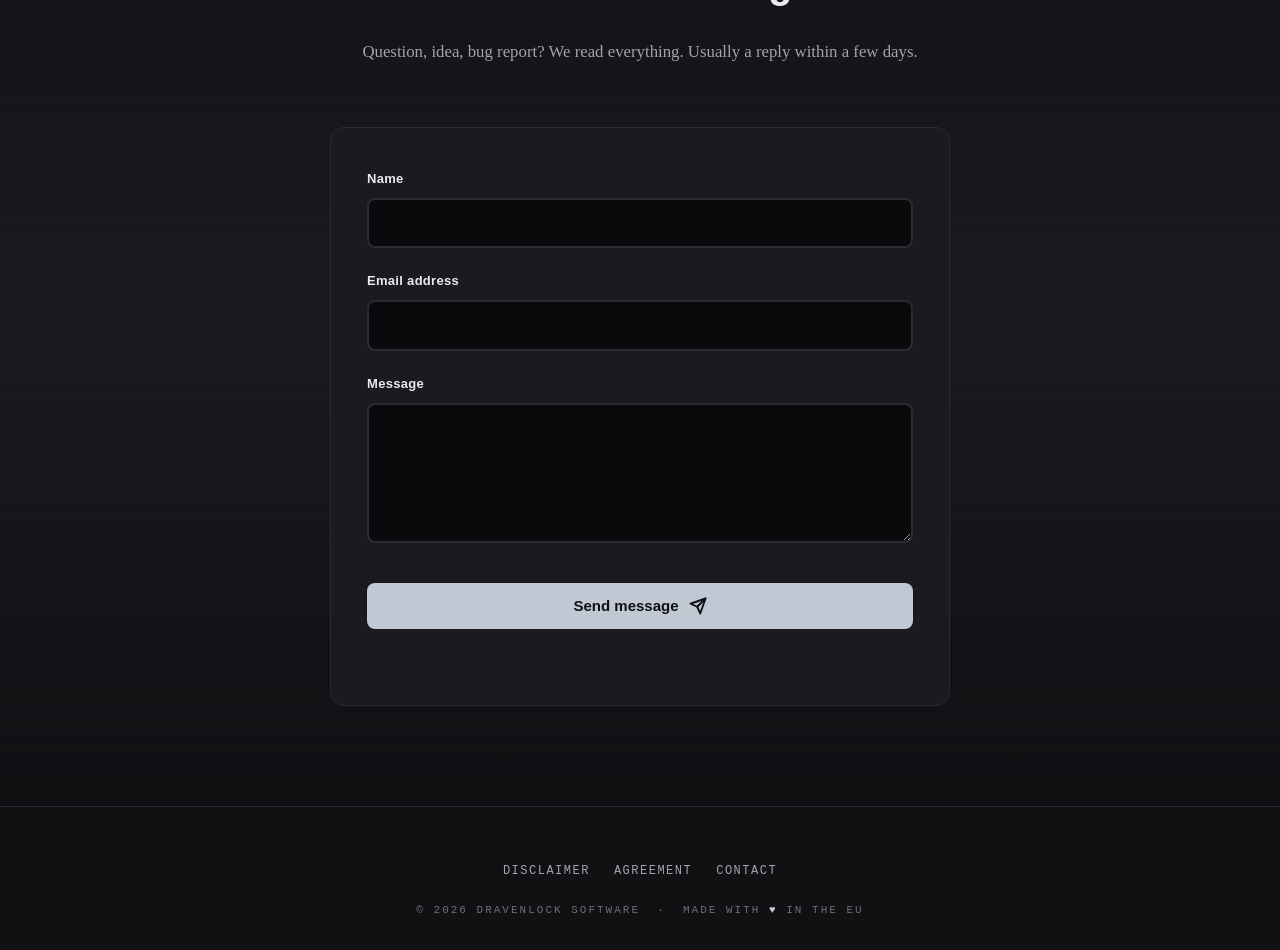
<file: test/index.html>
<!DOCTYPE html>
<html lang="nl">
<head>
<meta charset="UTF-8">
<meta name="viewport" content="width=device-width, initial-scale=1.0">
<meta name="description" content="Dravenlock Software - Gratis Windows applicaties op donatiebasis. DeskButler, PySetup, SysCare, Dravenlock Browser, DraveSetup Maker en DraveFotolab." data-nl="Dravenlock Software - Gratis Windows applicaties op donatiebasis. DeskButler, PySetup, SysCare, Dravenlock Browser, DraveSetup Maker en DraveFotolab." data-en="Dravenlock Software - Free donation-based Windows applications. DeskButler, PySetup, SysCare, Dravenlock Browser, DraveSetup Maker and DraveFotolab.">
<meta name="theme-color" content="#111114">

<!-- PWA: web app manifest + iOS/Android specifieke tags -->
<link rel="manifest" href="manifest.webmanifest">
<meta name="apple-mobile-web-app-capable" content="yes">
<meta name="apple-mobile-web-app-status-bar-style" content="black-translucent">
<meta name="apple-mobile-web-app-title" content="Dravenlock">
<link rel="apple-touch-icon" href="logo.png">
<meta name="mobile-web-app-capable" content="yes">
<meta name="application-name" content="Dravenlock">

<title>Dravenlock Software</title>

<link rel="icon" type="image/x-icon" href="favicon.ico">
<!-- BIJ UPDATES: bump het versienummer (?v=X.X.X) in beide
     onderstaande regels (CSS + JS) zodat bezoekers de
     nieuwste versie krijgen zonder browser-cache problemen. -->
<link rel="stylesheet" href="css/style.css?v=1.4.0">

<!-- Open Graph (social sharing) -->
<meta property="og:title" content="Dravenlock Software">
<meta property="og:description" content="Made with ♥ in the EU - Netherlands">
<meta property="og:type" content="website">
<meta property="og:image" content="logo.png">
</head>
<body>

<a href="#main" class="skip-link" data-nl="Naar de inhoud" data-en="Skip to content">Naar de inhoud</a>

<!-- ============ NAVIGATIE ============ -->
<nav class="nav" aria-label="Hoofdnavigatie">
    <div class="nav-inner">
        <a href="#top" class="nav-brand" aria-label="Dravenlock Software home">
            <img src="logo.png" alt="">
            <span>DRAVENLOCK</span>
        </a>

        <button class="nav-burger" aria-label="Menu" aria-expanded="false" id="navBurger">
            <span></span><span></span><span></span>
        </button>

        <ul class="nav-links" id="navLinks">
            <li><a href="#over" data-nl="Over" data-en="About">Over</a></li>
            <li><a href="#downloads" data-nl="Downloads" data-en="Downloads">Downloads</a></li>
            <li><a href="#contact" data-nl="Contact" data-en="Contact">Contact</a></li>
            <li>
                <div class="lang-switch" role="group" aria-label="Taal selecteren">
                    <button class="lang-btn active" data-lang="nl" aria-label="Nederlands">NL</button>
                    <button class="lang-btn" data-lang="en" aria-label="English">EN</button>
                </div>
            </li>
        </ul>
    </div>
</nav>

<main id="main">

<!-- ============ HERO ============ -->
<section class="hero" id="top">
    <div class="hero-content">
        <img src="logo.png" alt="Dravenlock Software" class="hero-logo">

        <h1>
            Dravenlock <span class="accent">Software</span>
        </h1>

        <p class="hero-subtitle">
            Made with <span class="heart">&hearts;</span> in the EU
            &mdash; Netherlands
        </p>

        <div class="cta-group">
            <a href="#downloads" class="btn btn-primary">
                <span data-nl="Bekijk downloads" data-en="View downloads">Bekijk downloads</span>
                <svg class="btn-icon" viewBox="0 0 24 24" fill="none" stroke="currentColor" stroke-width="2.5" stroke-linecap="round" stroke-linejoin="round">
                    <line x1="5" y1="12" x2="19" y2="12"></line>
                    <polyline points="12 5 19 12 12 19"></polyline>
                </svg>
            </a>
            <a href="#over" class="btn btn-outline" data-nl="Over Dravenlock" data-en="About Dravenlock">Over Dravenlock</a>
        </div>
    </div>
</section>

<!-- ============ OVER ============ -->
<section class="alt-bg" id="over">
    <div class="container">
        <div class="section-header reveal">
            <span class="section-tag">Manifest</span>
            <h2 data-nl="Over Dravenlock" data-en="About Dravenlock">Over Dravenlock</h2>
            <p data-nl="Gratis, transparant, met aandacht gebouwd. Software zoals het ooit bedoeld was."
               data-en="Free, transparent, built with care. Software the way it was meant to be.">
                Gratis, transparant, met aandacht gebouwd. Software zoals het ooit bedoeld was.
            </p>
        </div>

        <div class="about-grid">
            <div class="about-card reveal reveal-delay-1">
                <div class="about-card-icon">D</div>
                <h3 data-nl="Donatiebasis" data-en="Donation-based">Donatiebasis</h3>
                <p data-nl="Alle apps zijn gratis te downloaden en te gebruiken. Steun via donaties houdt ons gemotiveerd om verder te bouwen en te verbeteren."
                   data-en="All apps are free to download and use. Support via donations keeps us motivated to keep building and improving.">
                    Alle apps zijn gratis te downloaden en te gebruiken. Steun via donaties houdt ons gemotiveerd om verder te bouwen en te verbeteren.
                </p>
            </div>

            <div class="about-card reveal reveal-delay-2">
                <div class="about-card-icon">E</div>
                <h3 data-nl="Eerlijke software" data-en="Honest software">Eerlijke software</h3>
                <p data-nl="Geen verborgen kosten, geen advertenties, geen nepwaarschuwingen. Wat de app belooft, doet de app. Punt."
                   data-en="No hidden costs, no ads, no fake warnings. What the app promises, the app does. Period.">
                    Geen verborgen kosten, geen advertenties, geen nepwaarschuwingen. Wat de app belooft, doet de app. Punt.
                </p>
            </div>

            <div class="about-card reveal reveal-delay-3">
                <div class="about-card-icon">T</div>
                <h3 data-nl="Toegankelijkheid" data-en="Accessibility">Toegankelijkheid</h3>
                <p data-nl="Bij elk product staat toegankelijkheid voorop. Hoog contrast, leesbare letters, helder ontwerp. Voor iedereen, niet alleen voor wie scherp ziet."
                   data-en="Accessibility is at the heart of every product. High contrast, readable type, clear design. For everyone, not just for those with sharp eyes.">
                    Bij elk product staat toegankelijkheid voorop. Hoog contrast, leesbare letters, helder ontwerp. Voor iedereen, niet alleen voor wie scherp ziet.
                </p>
            </div>

            <div class="about-card reveal reveal-delay-4">
                <div class="about-card-icon">N</div>
                <h3 data-nl="Made in the EU" data-en="Made in the EU">Made in the EU</h3>
                <p data-nl="Ontwikkeld in Nederland, hosted in de EU. Jouw data blijft onder Europese privacywetgeving. Geen tracking, geen profielen, geen verkoop."
                   data-en="Built in the Netherlands, hosted in the EU. Your data stays under European privacy law. No tracking, no profiles, no selling.">
                    Ontwikkeld in Nederland, hosted in de EU. Jouw data blijft onder Europese privacywetgeving. Geen tracking, geen profielen, geen verkoop.
                </p>
            </div>
        </div>
    </div>
</section>

<!-- ============ DOWNLOADS ============ -->
<section id="downloads">
    <div class="container">
        <div class="section-header reveal">
            <span class="section-tag">Apps</span>
            <h2 data-nl="Downloads" data-en="Downloads">Downloads</h2>
            <p data-nl="Zeven apps, allemaal Windows-compatibel, allemaal gratis te downloaden. Klik op een knop en je app start meteen met downloaden."
               data-en="Seven apps, all Windows-compatible, all free to download. Click a button and your app starts downloading right away.">
                Zeven apps, allemaal Windows-compatibel, allemaal gratis te downloaden. Klik op een knop en je app start meteen met downloaden.
            </p>
        </div>

        <div class="downloads-grid">

            <!-- DeskButler -->
            <article class="download-card reveal reveal-delay-1">
                <div class="download-card-header">
                    <div class="download-card-icon">DB</div>
                    <div>
                        <h3>DeskButler</h3>
                        <span class="tag">Productiviteit</span>
                    </div>
                </div>
                <p data-nl="Je persoonlijke desktop-assistent. Snelle toegang tot apps, bestanden, en taken vanaf je bureaublad."
                   data-en="Your personal desktop assistant. Quick access to apps, files, and tasks from your desktop.">
                    Je persoonlijke desktop-assistent. Snelle toegang tot apps, bestanden, en taken vanaf je bureaublad.
                </p>
                <a href="https://dravenlock.nl/downloads/deskbutler/deskbutler.exe" class="btn btn-primary" download>
                    <svg class="btn-icon" viewBox="0 0 24 24" fill="none" stroke="currentColor" stroke-width="2.5" stroke-linecap="round" stroke-linejoin="round">
                        <path d="M21 15v4a2 2 0 0 1-2 2H5a2 2 0 0 1-2-2v-4"></path>
                        <polyline points="7 10 12 15 17 10"></polyline>
                        <line x1="12" y1="15" x2="12" y2="3"></line>
                    </svg>
                    <span data-nl="Download" data-en="Download">Download</span>
                </a>
            </article>

            <!-- PySetup -->
            <article class="download-card reveal reveal-delay-2">
                <div class="download-card-header">
                    <div class="download-card-icon">PS</div>
                    <div>
                        <h3>PySetup Maker</h3>
                        <span class="tag" data-nl="Ontwikkelaars" data-en="Developers">Ontwikkelaars</span>
                    </div>
                </div>
                <p data-nl="Zet je Python project om naar een schone Windows installer. Eén klik en je app is klaar voor distributie."
                   data-en="Turn your Python project into a clean Windows installer. One click and your app is ready for distribution.">
                    Zet je Python project om naar een schone Windows installer. Eén klik en je app is klaar voor distributie.
                </p>
                <a href="https://dravenlock.nl/downloads/pysetup/pysetup.exe" class="btn btn-primary" download>
                    <svg class="btn-icon" viewBox="0 0 24 24" fill="none" stroke="currentColor" stroke-width="2.5" stroke-linecap="round" stroke-linejoin="round">
                        <path d="M21 15v4a2 2 0 0 1-2 2H5a2 2 0 0 1-2-2v-4"></path>
                        <polyline points="7 10 12 15 17 10"></polyline>
                        <line x1="12" y1="15" x2="12" y2="3"></line>
                    </svg>
                    <span data-nl="Download" data-en="Download">Download</span>
                </a>
            </article>

            <!-- SysCare -->
            <article class="download-card reveal reveal-delay-3">
                <div class="download-card-header">
                    <div class="download-card-icon">SC</div>
                    <div>
                        <h3>SysCare</h3>
                        <span class="tag" data-nl="Systeem" data-en="System">Systeem</span>
                    </div>
                </div>
                <p data-nl="Een eerlijke systeem-tool. Geen valse meldingen, geen pushy verkooptactieken. Alleen wat echt werkt voor je Windows-pc."
                   data-en="An honest system tool. No fake alerts, no pushy sales tactics. Just what actually works for your Windows PC.">
                    Een eerlijke systeem-tool. Geen valse meldingen, geen pushy verkooptactieken. Alleen wat echt werkt voor je Windows-pc.
                </p>
                <a href="https://dravenlock.nl/downloads/syscare/syscare.exe" class="btn btn-primary" download>
                    <svg class="btn-icon" viewBox="0 0 24 24" fill="none" stroke="currentColor" stroke-width="2.5" stroke-linecap="round" stroke-linejoin="round">
                        <path d="M21 15v4a2 2 0 0 1-2 2H5a2 2 0 0 1-2-2v-4"></path>
                        <polyline points="7 10 12 15 17 10"></polyline>
                        <line x1="12" y1="15" x2="12" y2="3"></line>
                    </svg>
                    <span data-nl="Download" data-en="Download">Download</span>
                </a>
            </article>

            <!-- Browser -->
            <article class="download-card reveal reveal-delay-4">
                <div class="download-card-header">
                    <div class="download-card-icon">DC</div>
                    <div>
                        <h3>Dravenlock Browser</h3>
                        <span class="tag" data-nl="Internet" data-en="Internet">Internet</span>
                    </div>
                </div>
                <p data-nl="Een eigen, schone browser zonder tracking en bloat. Snel, helder, privacy-vriendelijk."
                   data-en="An own, clean browser without tracking and bloat. Fast, clear, privacy-friendly.">
                    Een eigen, schone browser zonder tracking en bloat. Snel, helder, privacy-vriendelijk.
                </p>
                <a href="https://dravenlock.nl/downloads/browser/dravelock_browser.exe" class="btn btn-primary" download>
                    <svg class="btn-icon" viewBox="0 0 24 24" fill="none" stroke="currentColor" stroke-width="2.5" stroke-linecap="round" stroke-linejoin="round">
                        <path d="M21 15v4a2 2 0 0 1-2 2H5a2 2 0 0 1-2-2v-4"></path>
                        <polyline points="7 10 12 15 17 10"></polyline>
                        <line x1="12" y1="15" x2="12" y2="3"></line>
                    </svg>
                    <span data-nl="Download" data-en="Download">Download</span>
                </a>
            </article>

            <!-- DraveSetup -->
            <article class="download-card reveal reveal-delay-4">
                <div class="download-card-header">
                    <div class="download-card-icon">DS</div>
                    <div>
                        <h3>DraveSetup Maker</h3>
                        <span class="tag" data-nl="Ontwikkelaars" data-en="Developers">Ontwikkelaars</span>
                    </div>
                </div>
                <p data-nl="Heb je al een .exe? Pak hem in een schone Windows installer zonder Nuitka of Python. Werkt met elke gecompileerde Windows-applicatie."
                   data-en="Already have an .exe? Wrap it in a clean Windows installer without Nuitka or Python. Works with any compiled Windows application.">
                    Heb je al een .exe? Pak hem in een schone Windows installer zonder Nuitka of Python. Werkt met elke gecompileerde Windows-applicatie.
                </p>
                <a href="https://dravenlock.nl/downloads/dravesetup/dravesetup.exe" class="btn btn-primary" download>
                    <svg class="btn-icon" viewBox="0 0 24 24" fill="none" stroke="currentColor" stroke-width="2.5" stroke-linecap="round" stroke-linejoin="round">
                        <path d="M21 15v4a2 2 0 0 1-2 2H5a2 2 0 0 1-2-2v-4"></path>
                        <polyline points="7 10 12 15 17 10"></polyline>
                        <line x1="12" y1="15" x2="12" y2="3"></line>
                    </svg>
                    <span data-nl="Download" data-en="Download">Download</span>
                </a>
            </article>

            <!-- DraveFotolab -->
            <article class="download-card reveal reveal-delay-4">
                <div class="download-card-header">
                    <div class="download-card-icon">DF</div>
                    <div>
                        <h3>DraveFotolab</h3>
                        <span class="tag" data-nl="Foto-editor" data-en="Photo editor">Foto-editor</span>
                    </div>
                </div>
                <p data-nl="Een lichte, snelle foto-editor in Lightroom-stijl. Niet-destructief bewerken, RAW-ondersteuning, curves, batch verwerking, en Lightroom .xmp presets importeren. Voor wie kwaliteit wil zonder abonnement."
                   data-en="A light, fast Lightroom-style photo editor. Non-destructive editing, RAW support, curves, batch processing, and Lightroom .xmp preset import. For those who want quality without subscriptions.">
                    Een lichte, snelle foto-editor in Lightroom-stijl. Niet-destructief bewerken, RAW-ondersteuning, curves, batch verwerking, en Lightroom .xmp presets importeren. Voor wie kwaliteit wil zonder abonnement.
                </p>
                <a href="https://dravenlock.nl/downloads/dravefotolab/dravefotolab.exe" class="btn btn-primary" download>
                    <svg class="btn-icon" viewBox="0 0 24 24" fill="none" stroke="currentColor" stroke-width="2.5" stroke-linecap="round" stroke-linejoin="round">
                        <path d="M21 15v4a2 2 0 0 1-2 2H5a2 2 0 0 1-2-2v-4"></path>
                        <polyline points="7 10 12 15 17 10"></polyline>
                        <line x1="12" y1="15" x2="12" y2="3"></line>
                    </svg>
                    <span data-nl="Download" data-en="Download">Download</span>
                </a>
            </article>

            <!-- Browser Bundel -->
            <article class="download-card reveal reveal-delay-4">
                <div class="download-card-header">
                    <div class="download-card-icon">+</div>
                    <div>
                        <h3>Browser Bundel</h3>
                        <span class="tag" data-nl="Compleet pakket" data-en="Complete package">Compleet pakket</span>
                    </div>
                </div>
                <p data-nl="De Dravenlock Browser samen met SysCare in één installatie. Een snelle, privacy-vriendelijke browser plus een eerlijke systeem-tool."
                   data-en="The Dravenlock Browser together with SysCare in one install. A fast, privacy-friendly browser plus an honest system tool.">
                    De Dravenlock Browser samen met SysCare in één installatie. Een snelle, privacy-vriendelijke browser plus een eerlijke systeem-tool.
                </p>
                <a href="https://dravenlock.nl/downloads/browser/dravelock_bundel.exe" class="btn btn-primary" download>
                    <svg class="btn-icon" viewBox="0 0 24 24" fill="none" stroke="currentColor" stroke-width="2.5" stroke-linecap="round" stroke-linejoin="round">
                        <path d="M21 15v4a2 2 0 0 1-2 2H5a2 2 0 0 1-2-2v-4"></path>
                        <polyline points="7 10 12 15 17 10"></polyline>
                        <line x1="12" y1="15" x2="12" y2="3"></line>
                    </svg>
                    <span data-nl="Download" data-en="Download">Download</span>
                </a>
            </article>

        </div>
    </div>
</section>

<!-- ============ CONTACT ============ -->
<section class="alt-bg" id="contact">
    <div class="container">
        <div class="section-header reveal">
            <span class="section-tag" data-nl="Contact" data-en="Contact">Contact</span>
            <h2 data-nl="Stuur een bericht" data-en="Send a message">Stuur een bericht</h2>
            <p data-nl="Vraag, idee, bug-melding? Wij lezen alles. Reactie meestal binnen een paar dagen."
               data-en="Question, idea, bug report? We read everything. Usually a reply within a few days.">
                Vraag, idee, bug-melding? Wij lezen alles. Reactie meestal binnen een paar dagen.
            </p>
        </div>

        <form class="contact-wrapper reveal" id="contactForm" novalidate>
            <!-- Honeypot tegen bots -->
            <div class="hp-field" aria-hidden="true">
                <label for="hp_website">Website (laat leeg)</label>
                <input type="text" id="hp_website" name="hp_website" tabindex="-1" autocomplete="off">
            </div>

            <div class="form-row">
                <label for="cf_name" data-nl="Naam" data-en="Name">Naam</label>
                <input type="text" id="cf_name" name="name" required minlength="2" maxlength="80" autocomplete="name">
            </div>

            <div class="form-row">
                <label for="cf_email" data-nl="E-mailadres" data-en="Email address">E-mailadres</label>
                <input type="email" id="cf_email" name="email" required maxlength="120" autocomplete="email">
            </div>

            <div class="form-row">
                <label for="cf_message" data-nl="Bericht" data-en="Message">Bericht</label>
                <textarea id="cf_message" name="message" required minlength="10" maxlength="3000"></textarea>
            </div>

            <button type="submit" class="btn btn-primary form-submit" id="cfSubmit">
                <span data-nl="Verstuur bericht" data-en="Send message">Verstuur bericht</span>
                <svg class="btn-icon" viewBox="0 0 24 24" fill="none" stroke="currentColor" stroke-width="2.5" stroke-linecap="round" stroke-linejoin="round">
                    <line x1="22" y1="2" x2="11" y2="13"></line>
                    <polygon points="22 2 15 22 11 13 2 9 22 2"></polygon>
                </svg>
            </button>

            <div class="form-status" id="cfStatus" role="status" aria-live="polite"></div>
        </form>
    </div>
</section>

</main>

<!-- ============ FOOTER ============ -->
<footer class="footer">
    <div class="container">
        <ul class="footer-links">
            <li><a href="#" data-modal="disclaimer" data-nl="Disclaimer" data-en="Disclaimer">Disclaimer</a></li>
            <li><a href="#" data-modal="overeenkomst" data-nl="Overeenkomst" data-en="Agreement">Overeenkomst</a></li>
            <li><a href="#contact" data-nl="Contact" data-en="Contact">Contact</a></li>
        </ul>
        <p class="footer-mark">
            &copy; <span id="yearMark">2026</span> Dravenlock Software &nbsp;&middot;&nbsp;
            Made with <span class="heart">&hearts;</span> in the EU
        </p>
    </div>
</footer>

<!-- ============ MODALS ============ -->
<div class="modal-overlay" id="modal-disclaimer" role="dialog" aria-modal="true" aria-labelledby="disc-title">
    <div class="modal">
        <button class="modal-close" aria-label="Sluiten" data-modal-close>&times;</button>
        <h2 id="disc-title" data-nl="Disclaimer" data-en="Disclaimer">Disclaimer</h2>
        <p data-nl="De software van Dravenlock wordt aangeboden 'as is' (zoals deze is), zonder enige garantie van welke aard dan ook, expliciet noch impliciet."
           data-en="Dravenlock software is provided 'as is', without warranty of any kind, express or implied.">
            De software van Dravenlock wordt aangeboden 'as is' (zoals deze is), zonder enige garantie van welke aard dan ook, expliciet noch impliciet.
        </p>
        <p data-nl="Hoewel wij ons inspannen om kwalitatieve en veilige software te leveren, kunnen wij niet aansprakelijk worden gesteld voor enige directe of indirecte schade die voortvloeit uit het gebruik van onze applicaties."
           data-en="While we strive to deliver quality and secure software, we cannot be held liable for any direct or indirect damages resulting from the use of our applications.">
            Hoewel wij ons inspannen om kwalitatieve en veilige software te leveren, kunnen wij niet aansprakelijk worden gesteld voor enige directe of indirecte schade die voortvloeit uit het gebruik van onze applicaties.
        </p>
        <h3 data-nl="Donaties" data-en="Donations">Donaties</h3>
        <p data-nl="Donaties zijn vrijwillig en niet terugvorderbaar. Een donatie geeft geen recht op specifieke functies, updates of ondersteuning."
           data-en="Donations are voluntary and non-refundable. A donation does not entitle you to specific features, updates or support.">
            Donaties zijn vrijwillig en niet terugvorderbaar. Een donatie geeft geen recht op specifieke functies, updates of ondersteuning.
        </p>
        <h3 data-nl="Privacy" data-en="Privacy">Privacy</h3>
        <p data-nl="Dravenlock verzamelt geen persoonlijke gegevens via de applicaties. Het contactformulier opent alleen je eigen mailprogramma; er wordt niets op de site opgeslagen."
           data-en="Dravenlock does not collect personal data through the applications. The contact form only opens your own email app; nothing is stored on the site.">
            Dravenlock verzamelt geen persoonlijke gegevens via de applicaties. Het contactformulier opent alleen je eigen mailprogramma; er wordt niets op de site opgeslagen.
        </p>
    </div>
</div>

<div class="modal-overlay" id="modal-overeenkomst" role="dialog" aria-modal="true" aria-labelledby="agr-title">
    <div class="modal">
        <button class="modal-close" aria-label="Sluiten" data-modal-close>&times;</button>
        <h2 id="agr-title" data-nl="Gebruikersovereenkomst" data-en="User Agreement">Gebruikersovereenkomst</h2>
        <p data-nl="Door het downloaden of installeren van software van Dravenlock, ga je akkoord met de volgende voorwaarden:"
           data-en="By downloading or installing Dravenlock software, you agree to the following terms:">
            Door het downloaden of installeren van software van Dravenlock, ga je akkoord met de volgende voorwaarden:
        </p>
        <h3 data-nl="Gebruik" data-en="Use">Gebruik</h3>
        <ul>
            <li data-nl="De software is voor persoonlijk gebruik. Commercieel gebruik vereist toestemming."
                data-en="The software is for personal use. Commercial use requires permission.">
                De software is voor persoonlijk gebruik. Commercieel gebruik vereist toestemming.
            </li>
            <li data-nl="Je mag de software gratis blijven gebruiken zo lang als je wilt."
                data-en="You may continue using the software for free as long as you want.">
                Je mag de software gratis blijven gebruiken zo lang als je wilt.
            </li>
            <li data-nl="Het is niet toegestaan om de software te wijzigen, te decompileren of door te verkopen."
                data-en="Modifying, decompiling or reselling the software is not permitted.">
                Het is niet toegestaan om de software te wijzigen, te decompileren of door te verkopen.
            </li>
        </ul>
        <h3 data-nl="Aansprakelijkheid" data-en="Liability">Aansprakelijkheid</h3>
        <ul>
            <li data-nl="Het gebruik van de software is voor eigen risico."
                data-en="Use of the software is at your own risk.">
                Het gebruik van de software is voor eigen risico.
            </li>
            <li data-nl="Dravenlock is niet verantwoordelijk voor dataverlies, systeemproblemen of andere schade."
                data-en="Dravenlock is not responsible for data loss, system issues or any other damages.">
                Dravenlock is niet verantwoordelijk voor dataverlies, systeemproblemen of andere schade.
            </li>
            <li data-nl="Maak altijd back-ups van belangrijke data voordat je nieuwe software installeert."
                data-en="Always make backups of important data before installing new software.">
                Maak altijd back-ups van belangrijke data voordat je nieuwe software installeert.
            </li>
        </ul>
        <h3 data-nl="Updates" data-en="Updates">Updates</h3>
        <p data-nl="Dravenlock kan op elk moment software updaten of beëindigen. Geen verplichting tot ondersteuning of toekomstige releases."
           data-en="Dravenlock may update or discontinue software at any time. No obligation to provide support or future releases.">
            Dravenlock kan op elk moment software updaten of beëindigen. Geen verplichting tot ondersteuning of toekomstige releases.
        </p>
    </div>
</div>

<script src="js/main.js?v=1.5.0"></script>
</body>
</html>
</file>
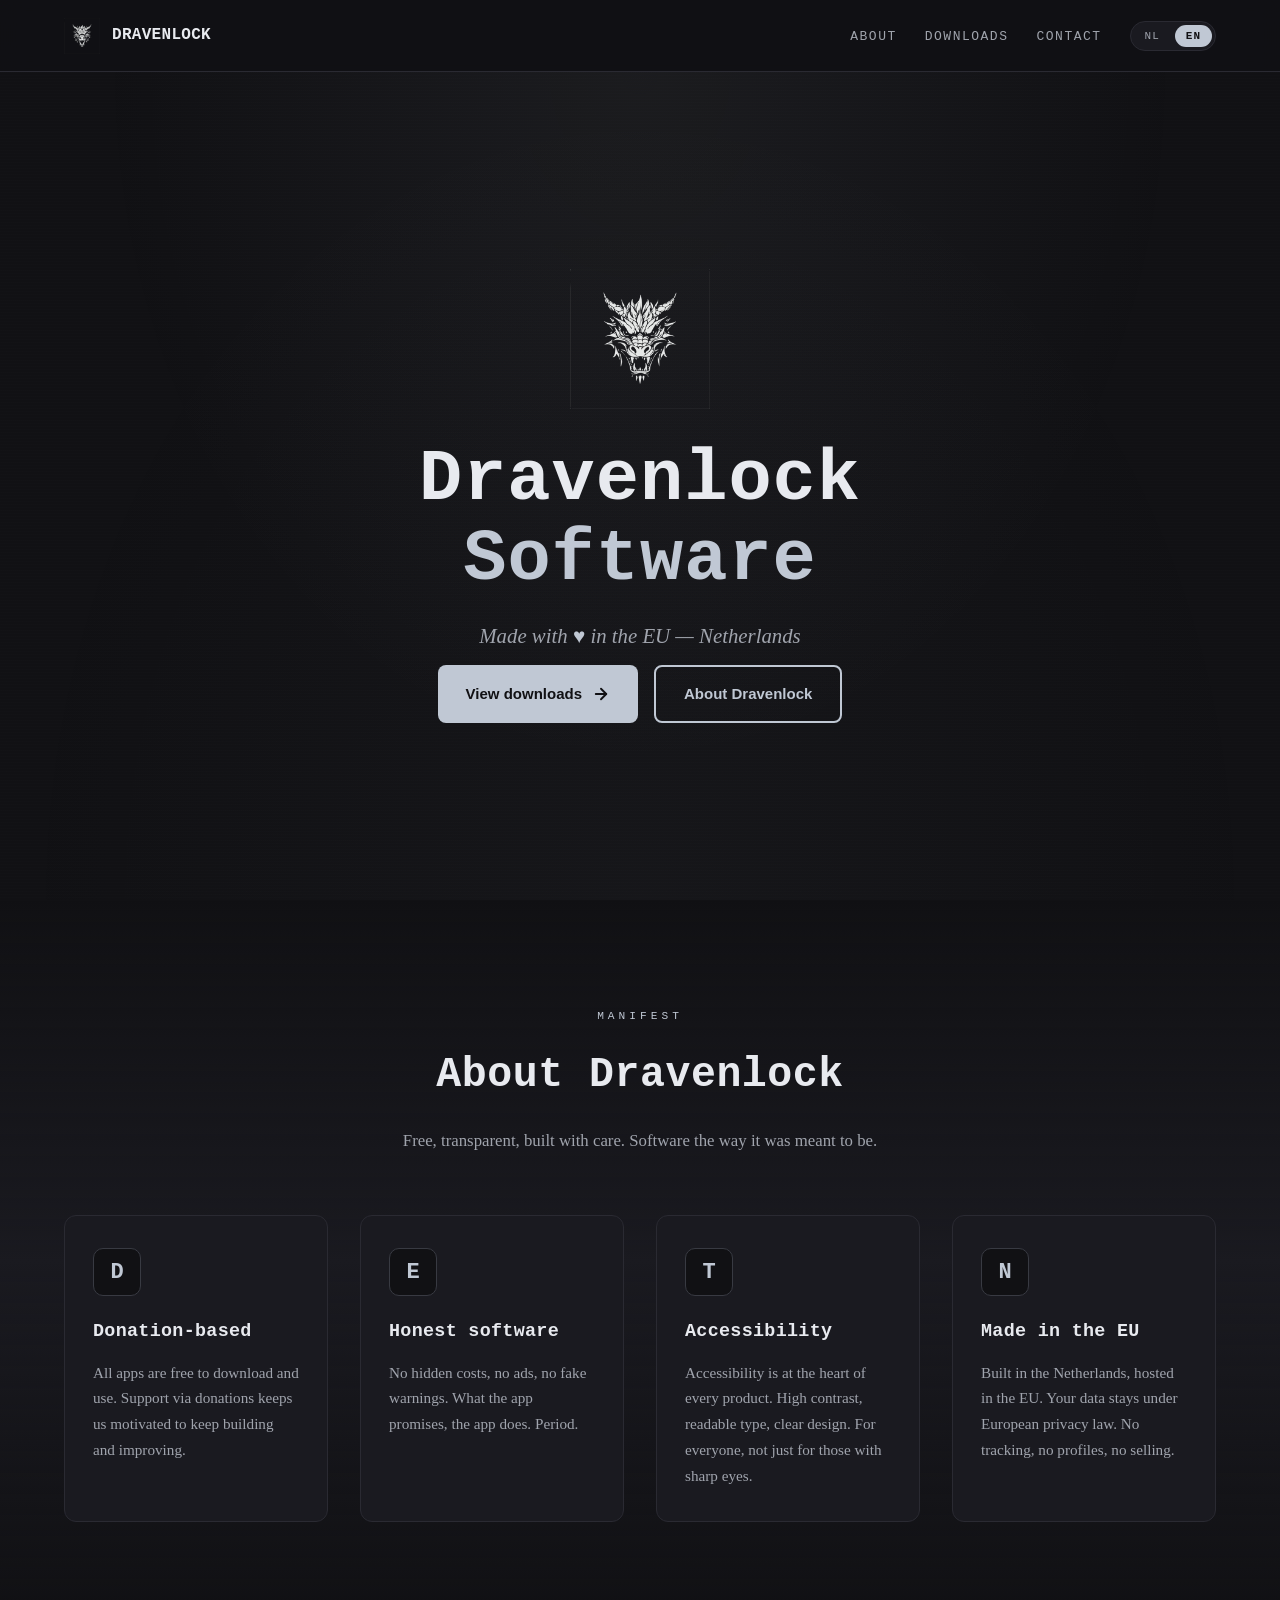
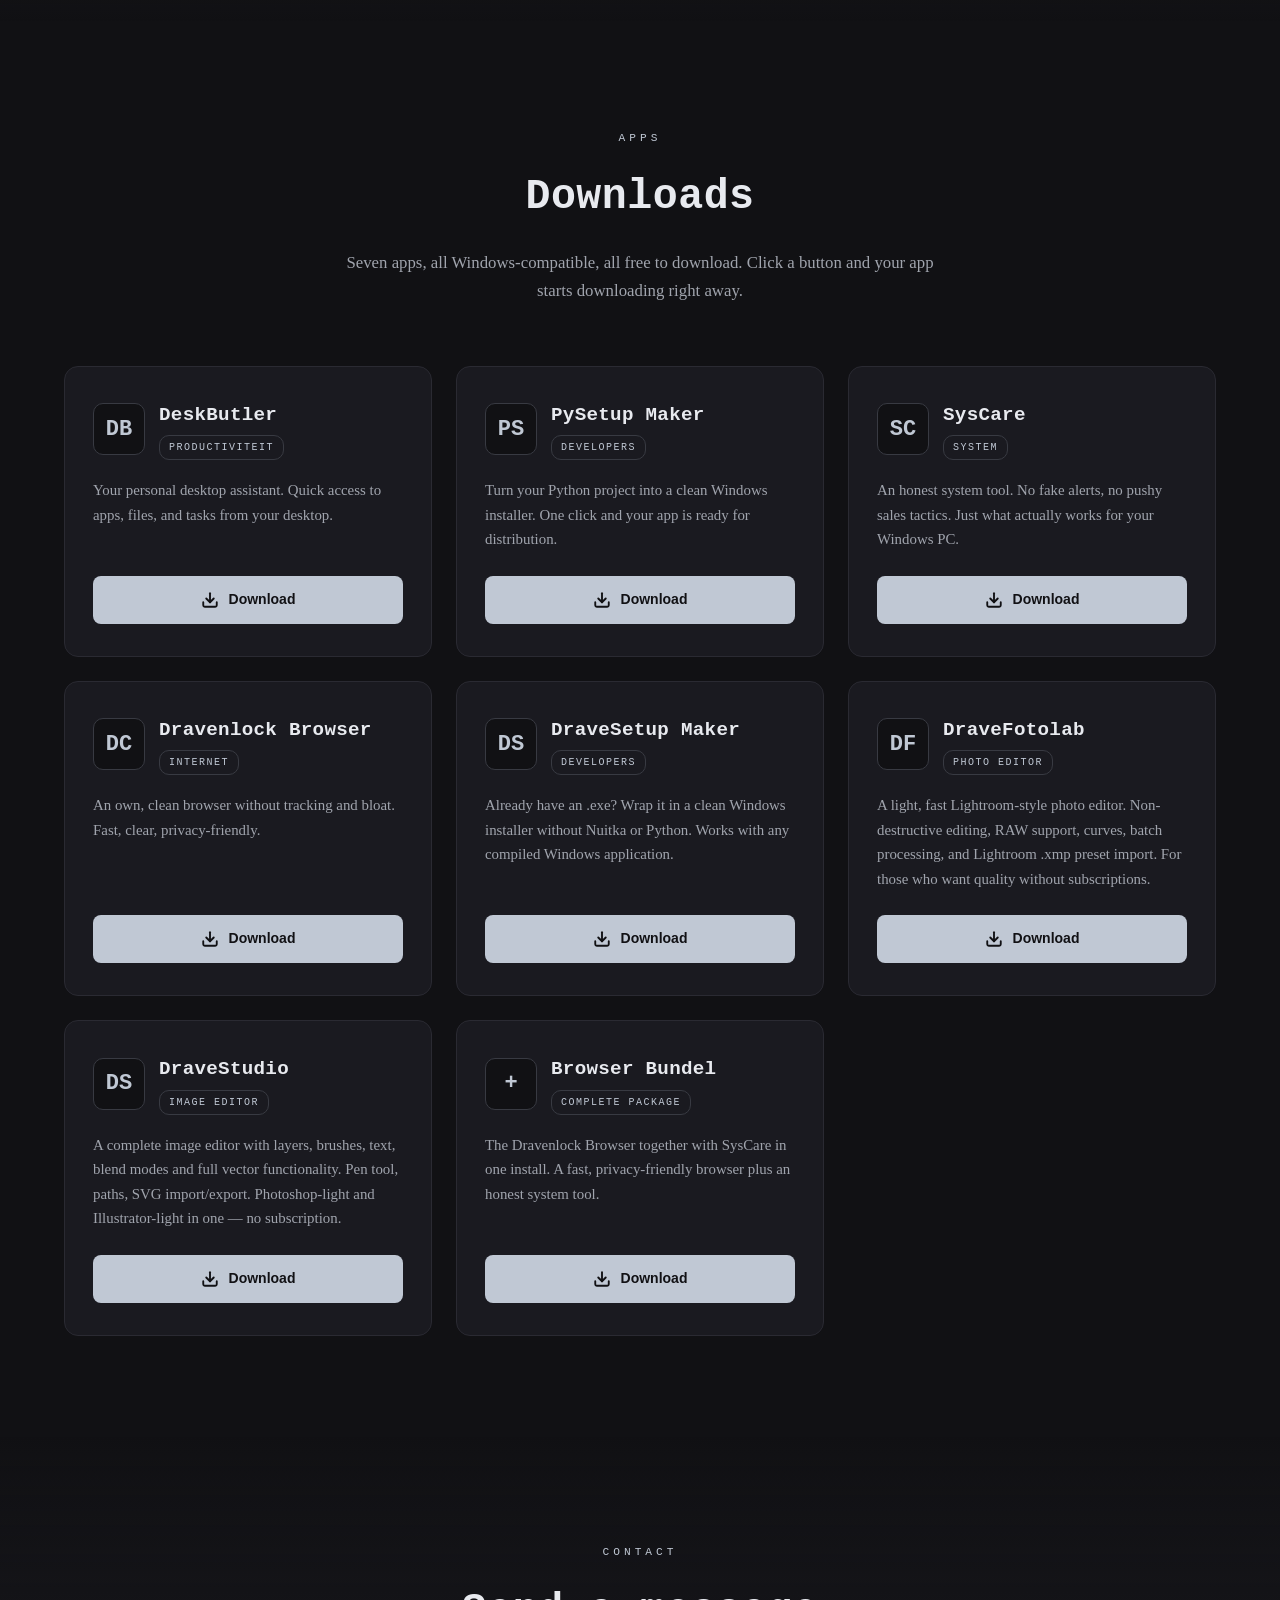
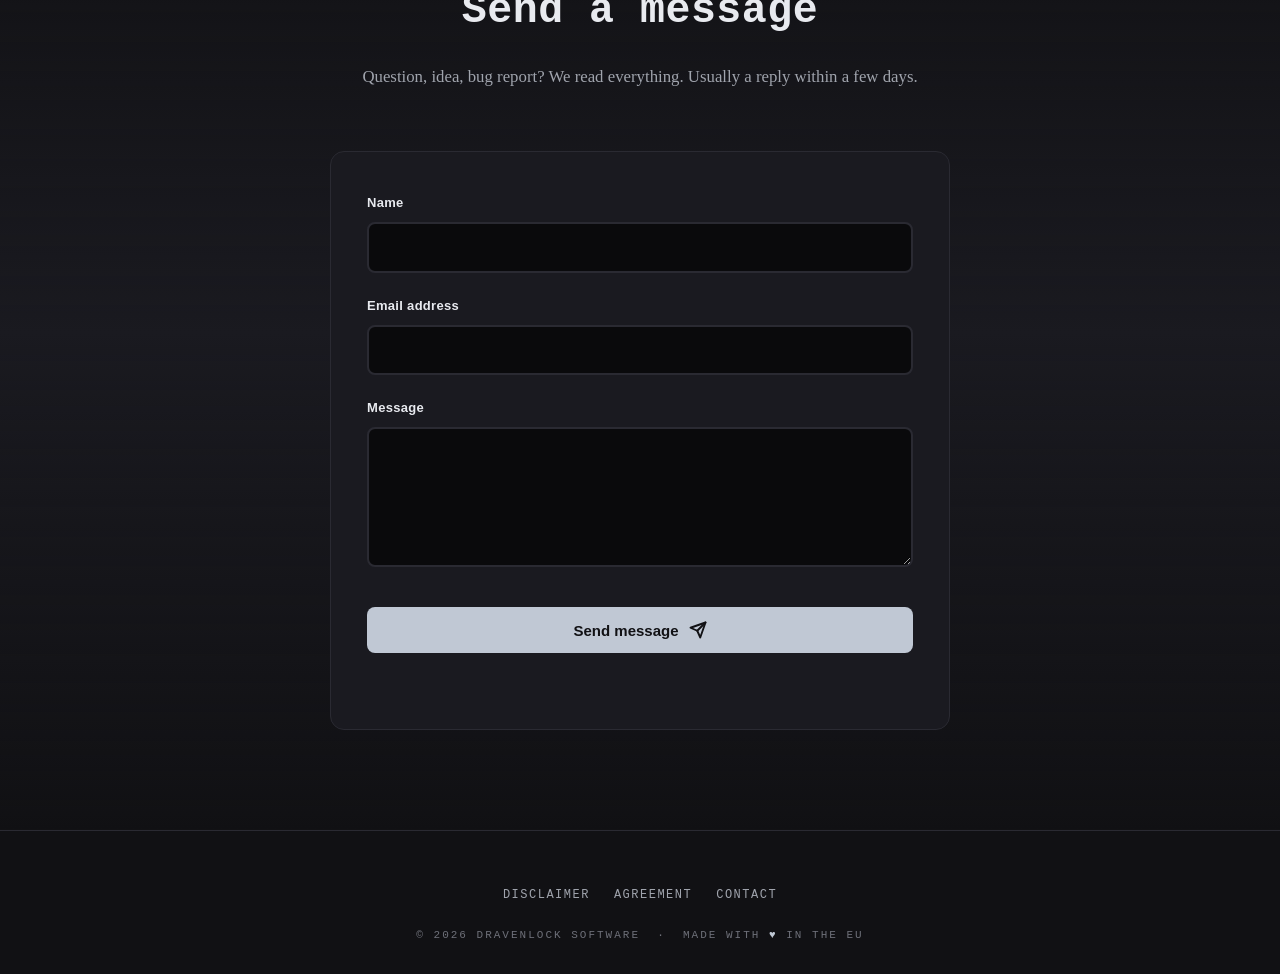
<file: test2/index.html>
<!DOCTYPE html>
<html lang="nl">
<head>
<meta charset="UTF-8">
<meta name="viewport" content="width=device-width, initial-scale=1.0">
<meta name="description" content="Dravenlock Software - Gratis Windows applicaties op donatiebasis. DeskButler, PySetup, SysCare, Dravenlock Browser, DraveSetup Maker, DraveFotolab en DraveStudio." data-nl="Dravenlock Software - Gratis Windows applicaties op donatiebasis. DeskButler, PySetup, SysCare, Dravenlock Browser, DraveSetup Maker, DraveFotolab en DraveStudio." data-en="Dravenlock Software - Free donation-based Windows applications. DeskButler, PySetup, SysCare, Dravenlock Browser, DraveSetup Maker, DraveFotolab and DraveStudio.">
<meta name="theme-color" content="#111114">

<!-- PWA: web app manifest + iOS/Android specifieke tags -->
<link rel="manifest" href="manifest.webmanifest">
<meta name="apple-mobile-web-app-capable" content="yes">
<meta name="apple-mobile-web-app-status-bar-style" content="black-translucent">
<meta name="apple-mobile-web-app-title" content="Dravenlock">
<link rel="apple-touch-icon" href="logo.png">
<meta name="mobile-web-app-capable" content="yes">
<meta name="application-name" content="Dravenlock">

<title>Dravenlock Software</title>

<link rel="icon" type="image/x-icon" href="favicon.ico">
<!-- BIJ UPDATES: bump het versienummer (?v=X.X.X) in beide
     onderstaande regels (CSS + JS) zodat bezoekers de
     nieuwste versie krijgen zonder browser-cache problemen. -->
<link rel="stylesheet" href="css/style.css?v=1.4.1">

<!-- Open Graph (social sharing) -->
<meta property="og:title" content="Dravenlock Software">
<meta property="og:description" content="Made with ♥ in the EU - Netherlands">
<meta property="og:type" content="website">
<meta property="og:image" content="logo.png">
</head>
<body>

<a href="#main" class="skip-link" data-nl="Naar de inhoud" data-en="Skip to content">Naar de inhoud</a>

<!-- ============ NAVIGATIE ============ -->
<nav class="nav" aria-label="Hoofdnavigatie">
    <div class="nav-inner">
        <a href="#top" class="nav-brand" aria-label="Dravenlock Software home">
            <img src="logo.png" alt="">
            <span>DRAVENLOCK</span>
        </a>

        <button class="nav-burger" aria-label="Menu" aria-expanded="false" id="navBurger">
            <span></span><span></span><span></span>
        </button>

        <ul class="nav-links" id="navLinks">
            <li><a href="#over" data-nl="Over" data-en="About">Over</a></li>
            <li><a href="#downloads" data-nl="Downloads" data-en="Downloads">Downloads</a></li>
            <li><a href="#contact" data-nl="Contact" data-en="Contact">Contact</a></li>
            <li>
                <div class="lang-switch" role="group" aria-label="Taal selecteren">
                    <button class="lang-btn active" data-lang="nl" aria-label="Nederlands">NL</button>
                    <button class="lang-btn" data-lang="en" aria-label="English">EN</button>
                </div>
            </li>
        </ul>
    </div>
</nav>

<main id="main">

<!-- ============ HERO ============ -->
<section class="hero" id="top">
    <div class="hero-content">
        <img src="logo.png" alt="Dravenlock Software" class="hero-logo">

        <h1>
            Dravenlock <span class="accent">Software</span>
        </h1>

        <p class="hero-subtitle">
            Made with <span class="heart">&hearts;</span> in the EU
            &mdash; Netherlands
        </p>

        <div class="cta-group">
            <a href="#downloads" class="btn btn-primary">
                <span data-nl="Bekijk downloads" data-en="View downloads">Bekijk downloads</span>
                <svg class="btn-icon" viewBox="0 0 24 24" fill="none" stroke="currentColor" stroke-width="2.5" stroke-linecap="round" stroke-linejoin="round">
                    <line x1="5" y1="12" x2="19" y2="12"></line>
                    <polyline points="12 5 19 12 12 19"></polyline>
                </svg>
            </a>
            <a href="#over" class="btn btn-outline" data-nl="Over Dravenlock" data-en="About Dravenlock">Over Dravenlock</a>
        </div>
    </div>
</section>

<!-- ============ OVER ============ -->
<section class="alt-bg" id="over">
    <div class="container">
        <div class="section-header reveal">
            <span class="section-tag">Manifest</span>
            <h2 data-nl="Over Dravenlock" data-en="About Dravenlock">Over Dravenlock</h2>
            <p data-nl="Gratis, transparant, met aandacht gebouwd. Software zoals het ooit bedoeld was."
               data-en="Free, transparent, built with care. Software the way it was meant to be.">
                Gratis, transparant, met aandacht gebouwd. Software zoals het ooit bedoeld was.
            </p>
        </div>

        <div class="about-grid">
            <div class="about-card reveal reveal-delay-1">
                <div class="about-card-icon">D</div>
                <h3 data-nl="Donatiebasis" data-en="Donation-based">Donatiebasis</h3>
                <p data-nl="Alle apps zijn gratis te downloaden en te gebruiken. Steun via donaties houdt ons gemotiveerd om verder te bouwen en te verbeteren."
                   data-en="All apps are free to download and use. Support via donations keeps us motivated to keep building and improving.">
                    Alle apps zijn gratis te downloaden en te gebruiken. Steun via donaties houdt ons gemotiveerd om verder te bouwen en te verbeteren.
                </p>
            </div>

            <div class="about-card reveal reveal-delay-2">
                <div class="about-card-icon">E</div>
                <h3 data-nl="Eerlijke software" data-en="Honest software">Eerlijke software</h3>
                <p data-nl="Geen verborgen kosten, geen advertenties, geen nepwaarschuwingen. Wat de app belooft, doet de app. Punt."
                   data-en="No hidden costs, no ads, no fake warnings. What the app promises, the app does. Period.">
                    Geen verborgen kosten, geen advertenties, geen nepwaarschuwingen. Wat de app belooft, doet de app. Punt.
                </p>
            </div>

            <div class="about-card reveal reveal-delay-3">
                <div class="about-card-icon">T</div>
                <h3 data-nl="Toegankelijkheid" data-en="Accessibility">Toegankelijkheid</h3>
                <p data-nl="Bij elk product staat toegankelijkheid voorop. Hoog contrast, leesbare letters, helder ontwerp. Voor iedereen, niet alleen voor wie scherp ziet."
                   data-en="Accessibility is at the heart of every product. High contrast, readable type, clear design. For everyone, not just for those with sharp eyes.">
                    Bij elk product staat toegankelijkheid voorop. Hoog contrast, leesbare letters, helder ontwerp. Voor iedereen, niet alleen voor wie scherp ziet.
                </p>
            </div>

            <div class="about-card reveal reveal-delay-4">
                <div class="about-card-icon">N</div>
                <h3 data-nl="Made in the EU" data-en="Made in the EU">Made in the EU</h3>
                <p data-nl="Ontwikkeld in Nederland, hosted in de EU. Jouw data blijft onder Europese privacywetgeving. Geen tracking, geen profielen, geen verkoop."
                   data-en="Built in the Netherlands, hosted in the EU. Your data stays under European privacy law. No tracking, no profiles, no selling.">
                    Ontwikkeld in Nederland, hosted in de EU. Jouw data blijft onder Europese privacywetgeving. Geen tracking, geen profielen, geen verkoop.
                </p>
            </div>
        </div>
    </div>
</section>

<!-- ============ DOWNLOADS ============ -->
<section id="downloads">
    <div class="container">
        <div class="section-header reveal">
            <span class="section-tag">Apps</span>
            <h2 data-nl="Downloads" data-en="Downloads">Downloads</h2>
            <p data-nl="Zeven apps, allemaal Windows-compatibel, allemaal gratis te downloaden. Klik op een knop en je app start meteen met downloaden."
               data-en="Seven apps, all Windows-compatible, all free to download. Click a button and your app starts downloading right away.">
                Zeven apps, allemaal Windows-compatibel, allemaal gratis te downloaden. Klik op een knop en je app start meteen met downloaden.
            </p>
        </div>

        <div class="downloads-grid">

            <!-- DeskButler -->
            <article class="download-card reveal reveal-delay-1">
                <div class="download-card-header">
                    <div class="download-card-icon">DB</div>
                    <div>
                        <h3>DeskButler</h3>
                        <span class="tag">Productiviteit</span>
                    </div>
                </div>
                <p data-nl="Je persoonlijke desktop-assistent. Snelle toegang tot apps, bestanden, en taken vanaf je bureaublad."
                   data-en="Your personal desktop assistant. Quick access to apps, files, and tasks from your desktop.">
                    Je persoonlijke desktop-assistent. Snelle toegang tot apps, bestanden, en taken vanaf je bureaublad.
                </p>
                <a href="https://dravenlock.nl/downloads/deskbutler/deskbutler.exe" class="btn btn-primary" download>
                    <svg class="btn-icon" viewBox="0 0 24 24" fill="none" stroke="currentColor" stroke-width="2.5" stroke-linecap="round" stroke-linejoin="round">
                        <path d="M21 15v4a2 2 0 0 1-2 2H5a2 2 0 0 1-2-2v-4"></path>
                        <polyline points="7 10 12 15 17 10"></polyline>
                        <line x1="12" y1="15" x2="12" y2="3"></line>
                    </svg>
                    <span data-nl="Download" data-en="Download">Download</span>
                </a>
            </article>

            <!-- PySetup -->
            <article class="download-card reveal reveal-delay-2">
                <div class="download-card-header">
                    <div class="download-card-icon">PS</div>
                    <div>
                        <h3>PySetup Maker</h3>
                        <span class="tag" data-nl="Ontwikkelaars" data-en="Developers">Ontwikkelaars</span>
                    </div>
                </div>
                <p data-nl="Zet je Python project om naar een schone Windows installer. Eén klik en je app is klaar voor distributie."
                   data-en="Turn your Python project into a clean Windows installer. One click and your app is ready for distribution.">
                    Zet je Python project om naar een schone Windows installer. Eén klik en je app is klaar voor distributie.
                </p>
                <a href="https://dravenlock.nl/downloads/pysetup/pysetup.exe" class="btn btn-primary" download>
                    <svg class="btn-icon" viewBox="0 0 24 24" fill="none" stroke="currentColor" stroke-width="2.5" stroke-linecap="round" stroke-linejoin="round">
                        <path d="M21 15v4a2 2 0 0 1-2 2H5a2 2 0 0 1-2-2v-4"></path>
                        <polyline points="7 10 12 15 17 10"></polyline>
                        <line x1="12" y1="15" x2="12" y2="3"></line>
                    </svg>
                    <span data-nl="Download" data-en="Download">Download</span>
                </a>
            </article>

            <!-- SysCare -->
            <article class="download-card reveal reveal-delay-3">
                <div class="download-card-header">
                    <div class="download-card-icon">SC</div>
                    <div>
                        <h3>SysCare</h3>
                        <span class="tag" data-nl="Systeem" data-en="System">Systeem</span>
                    </div>
                </div>
                <p data-nl="Een eerlijke systeem-tool. Geen valse meldingen, geen pushy verkooptactieken. Alleen wat echt werkt voor je Windows-pc."
                   data-en="An honest system tool. No fake alerts, no pushy sales tactics. Just what actually works for your Windows PC.">
                    Een eerlijke systeem-tool. Geen valse meldingen, geen pushy verkooptactieken. Alleen wat echt werkt voor je Windows-pc.
                </p>
                <a href="https://dravenlock.nl/downloads/syscare/syscare.exe" class="btn btn-primary" download>
                    <svg class="btn-icon" viewBox="0 0 24 24" fill="none" stroke="currentColor" stroke-width="2.5" stroke-linecap="round" stroke-linejoin="round">
                        <path d="M21 15v4a2 2 0 0 1-2 2H5a2 2 0 0 1-2-2v-4"></path>
                        <polyline points="7 10 12 15 17 10"></polyline>
                        <line x1="12" y1="15" x2="12" y2="3"></line>
                    </svg>
                    <span data-nl="Download" data-en="Download">Download</span>
                </a>
            </article>

            <!-- Browser -->
            <article class="download-card reveal reveal-delay-4">
                <div class="download-card-header">
                    <div class="download-card-icon">DC</div>
                    <div>
                        <h3>Dravenlock Browser</h3>
                        <span class="tag" data-nl="Internet" data-en="Internet">Internet</span>
                    </div>
                </div>
                <p data-nl="Een eigen, schone browser zonder tracking en bloat. Snel, helder, privacy-vriendelijk."
                   data-en="An own, clean browser without tracking and bloat. Fast, clear, privacy-friendly.">
                    Een eigen, schone browser zonder tracking en bloat. Snel, helder, privacy-vriendelijk.
                </p>
                <a href="https://dravenlock.nl/downloads/browser/dravelock_browser.exe" class="btn btn-primary" download>
                    <svg class="btn-icon" viewBox="0 0 24 24" fill="none" stroke="currentColor" stroke-width="2.5" stroke-linecap="round" stroke-linejoin="round">
                        <path d="M21 15v4a2 2 0 0 1-2 2H5a2 2 0 0 1-2-2v-4"></path>
                        <polyline points="7 10 12 15 17 10"></polyline>
                        <line x1="12" y1="15" x2="12" y2="3"></line>
                    </svg>
                    <span data-nl="Download" data-en="Download">Download</span>
                </a>
            </article>

            <!-- DraveSetup -->
            <article class="download-card reveal reveal-delay-4">
                <div class="download-card-header">
                    <div class="download-card-icon">DS</div>
                    <div>
                        <h3>DraveSetup Maker</h3>
                        <span class="tag" data-nl="Ontwikkelaars" data-en="Developers">Ontwikkelaars</span>
                    </div>
                </div>
                <p data-nl="Heb je al een .exe? Pak hem in een schone Windows installer zonder Nuitka of Python. Werkt met elke gecompileerde Windows-applicatie."
                   data-en="Already have an .exe? Wrap it in a clean Windows installer without Nuitka or Python. Works with any compiled Windows application.">
                    Heb je al een .exe? Pak hem in een schone Windows installer zonder Nuitka of Python. Werkt met elke gecompileerde Windows-applicatie.
                </p>
                <a href="https://dravenlock.nl/downloads/dravesetup/dravesetup.exe" class="btn btn-primary" download>
                    <svg class="btn-icon" viewBox="0 0 24 24" fill="none" stroke="currentColor" stroke-width="2.5" stroke-linecap="round" stroke-linejoin="round">
                        <path d="M21 15v4a2 2 0 0 1-2 2H5a2 2 0 0 1-2-2v-4"></path>
                        <polyline points="7 10 12 15 17 10"></polyline>
                        <line x1="12" y1="15" x2="12" y2="3"></line>
                    </svg>
                    <span data-nl="Download" data-en="Download">Download</span>
                </a>
            </article>

            <!-- DraveFotolab -->
            <article class="download-card reveal reveal-delay-4">
                <div class="download-card-header">
                    <div class="download-card-icon">DF</div>
                    <div>
                        <h3>DraveFotolab</h3>
                        <span class="tag" data-nl="Foto-editor" data-en="Photo editor">Foto-editor</span>
                    </div>
                </div>
                <p data-nl="Een lichte, snelle foto-editor in Lightroom-stijl. Niet-destructief bewerken, RAW-ondersteuning, curves, batch verwerking, en Lightroom .xmp presets importeren. Voor wie kwaliteit wil zonder abonnement."
                   data-en="A light, fast Lightroom-style photo editor. Non-destructive editing, RAW support, curves, batch processing, and Lightroom .xmp preset import. For those who want quality without subscriptions.">
                    Een lichte, snelle foto-editor in Lightroom-stijl. Niet-destructief bewerken, RAW-ondersteuning, curves, batch verwerking, en Lightroom .xmp presets importeren. Voor wie kwaliteit wil zonder abonnement.
                </p>
                <a href="https://dravenlock.nl/downloads/dravefotolab/dravefotolab.exe" class="btn btn-primary" download>
                    <svg class="btn-icon" viewBox="0 0 24 24" fill="none" stroke="currentColor" stroke-width="2.5" stroke-linecap="round" stroke-linejoin="round">
                        <path d="M21 15v4a2 2 0 0 1-2 2H5a2 2 0 0 1-2-2v-4"></path>
                        <polyline points="7 10 12 15 17 10"></polyline>
                        <line x1="12" y1="15" x2="12" y2="3"></line>
                    </svg>
                    <span data-nl="Download" data-en="Download">Download</span>
                </a>
            </article>

            <!-- DraveStudio -->
            <article class="download-card reveal reveal-delay-4">
                <div class="download-card-header">
                    <div class="download-card-icon">DS</div>
                    <div>
                        <h3>DraveStudio</h3>
                        <span class="tag" data-nl="Beeld-editor" data-en="Image editor">Beeld-editor</span>
                    </div>
                </div>
                <p data-nl="Een complete beeld-editor met lagen, penselen, tekst, blend modes én volledige vector-functionaliteit. Pen-tool, paths, SVG import/export. Photoshop-light en Illustrator-light in één — zonder abonnement."
                   data-en="A complete image editor with layers, brushes, text, blend modes and full vector functionality. Pen tool, paths, SVG import/export. Photoshop-light and Illustrator-light in one — no subscription.">
                    Een complete beeld-editor met lagen, penselen, tekst, blend modes én volledige vector-functionaliteit. Pen-tool, paths, SVG import/export. Photoshop-light en Illustrator-light in één — zonder abonnement.
                </p>
                <a href="https://dravenlock.nl/downloads/dravestudio/dravestudio.exe" class="btn btn-primary" download>
                    <svg class="btn-icon" viewBox="0 0 24 24" fill="none" stroke="currentColor" stroke-width="2.5" stroke-linecap="round" stroke-linejoin="round">
                        <path d="M21 15v4a2 2 0 0 1-2 2H5a2 2 0 0 1-2-2v-4"></path>
                        <polyline points="7 10 12 15 17 10"></polyline>
                        <line x1="12" y1="15" x2="12" y2="3"></line>
                    </svg>
                    <span data-nl="Download" data-en="Download">Download</span>
                </a>
            </article>

            <!-- Browser Bundel -->
            <article class="download-card reveal reveal-delay-4">
                <div class="download-card-header">
                    <div class="download-card-icon">+</div>
                    <div>
                        <h3>Browser Bundel</h3>
                        <span class="tag" data-nl="Compleet pakket" data-en="Complete package">Compleet pakket</span>
                    </div>
                </div>
                <p data-nl="De Dravenlock Browser samen met SysCare in één installatie. Een snelle, privacy-vriendelijke browser plus een eerlijke systeem-tool."
                   data-en="The Dravenlock Browser together with SysCare in one install. A fast, privacy-friendly browser plus an honest system tool.">
                    De Dravenlock Browser samen met SysCare in één installatie. Een snelle, privacy-vriendelijke browser plus een eerlijke systeem-tool.
                </p>
                <a href="https://dravenlock.nl/downloads/browser/dravelock_bundel.exe" class="btn btn-primary" download>
                    <svg class="btn-icon" viewBox="0 0 24 24" fill="none" stroke="currentColor" stroke-width="2.5" stroke-linecap="round" stroke-linejoin="round">
                        <path d="M21 15v4a2 2 0 0 1-2 2H5a2 2 0 0 1-2-2v-4"></path>
                        <polyline points="7 10 12 15 17 10"></polyline>
                        <line x1="12" y1="15" x2="12" y2="3"></line>
                    </svg>
                    <span data-nl="Download" data-en="Download">Download</span>
                </a>
            </article>

        </div>
    </div>
</section>

<!-- ============ CONTACT ============ -->
<section class="alt-bg" id="contact">
    <div class="container">
        <div class="section-header reveal">
            <span class="section-tag" data-nl="Contact" data-en="Contact">Contact</span>
            <h2 data-nl="Stuur een bericht" data-en="Send a message">Stuur een bericht</h2>
            <p data-nl="Vraag, idee, bug-melding? Wij lezen alles. Reactie meestal binnen een paar dagen."
               data-en="Question, idea, bug report? We read everything. Usually a reply within a few days.">
                Vraag, idee, bug-melding? Wij lezen alles. Reactie meestal binnen een paar dagen.
            </p>
        </div>

        <form class="contact-wrapper reveal" id="contactForm" novalidate>
            <!-- Honeypot tegen bots -->
            <div class="hp-field" aria-hidden="true">
                <label for="hp_website">Website (laat leeg)</label>
                <input type="text" id="hp_website" name="hp_website" tabindex="-1" autocomplete="off">
            </div>

            <div class="form-row">
                <label for="cf_name" data-nl="Naam" data-en="Name">Naam</label>
                <input type="text" id="cf_name" name="name" required minlength="2" maxlength="80" autocomplete="name">
            </div>

            <div class="form-row">
                <label for="cf_email" data-nl="E-mailadres" data-en="Email address">E-mailadres</label>
                <input type="email" id="cf_email" name="email" required maxlength="120" autocomplete="email">
            </div>

            <div class="form-row">
                <label for="cf_message" data-nl="Bericht" data-en="Message">Bericht</label>
                <textarea id="cf_message" name="message" required minlength="10" maxlength="3000"></textarea>
            </div>

            <button type="submit" class="btn btn-primary form-submit" id="cfSubmit">
                <span data-nl="Verstuur bericht" data-en="Send message">Verstuur bericht</span>
                <svg class="btn-icon" viewBox="0 0 24 24" fill="none" stroke="currentColor" stroke-width="2.5" stroke-linecap="round" stroke-linejoin="round">
                    <line x1="22" y1="2" x2="11" y2="13"></line>
                    <polygon points="22 2 15 22 11 13 2 9 22 2"></polygon>
                </svg>
            </button>

            <div class="form-status" id="cfStatus" role="status" aria-live="polite"></div>
        </form>
    </div>
</section>

</main>

<!-- ============ FOOTER ============ -->
<footer class="footer">
    <div class="container">
        <ul class="footer-links">
            <li><a href="#" data-modal="disclaimer" data-nl="Disclaimer" data-en="Disclaimer">Disclaimer</a></li>
            <li><a href="#" data-modal="overeenkomst" data-nl="Overeenkomst" data-en="Agreement">Overeenkomst</a></li>
            <li><a href="#contact" data-nl="Contact" data-en="Contact">Contact</a></li>
        </ul>
        <p class="footer-mark">
            &copy; <span id="yearMark">2026</span> Dravenlock Software &nbsp;&middot;&nbsp;
            Made with <span class="heart">&hearts;</span> in the EU
        </p>
    </div>
</footer>

<!-- ============ MODALS ============ -->
<div class="modal-overlay" id="modal-disclaimer" role="dialog" aria-modal="true" aria-labelledby="disc-title">
    <div class="modal">
        <button class="modal-close" aria-label="Sluiten" data-modal-close>&times;</button>
        <h2 id="disc-title" data-nl="Disclaimer" data-en="Disclaimer">Disclaimer</h2>
        <p data-nl="De software van Dravenlock wordt aangeboden 'as is' (zoals deze is), zonder enige garantie van welke aard dan ook, expliciet noch impliciet."
           data-en="Dravenlock software is provided 'as is', without warranty of any kind, express or implied.">
            De software van Dravenlock wordt aangeboden 'as is' (zoals deze is), zonder enige garantie van welke aard dan ook, expliciet noch impliciet.
        </p>
        <p data-nl="Hoewel wij ons inspannen om kwalitatieve en veilige software te leveren, kunnen wij niet aansprakelijk worden gesteld voor enige directe of indirecte schade die voortvloeit uit het gebruik van onze applicaties."
           data-en="While we strive to deliver quality and secure software, we cannot be held liable for any direct or indirect damages resulting from the use of our applications.">
            Hoewel wij ons inspannen om kwalitatieve en veilige software te leveren, kunnen wij niet aansprakelijk worden gesteld voor enige directe of indirecte schade die voortvloeit uit het gebruik van onze applicaties.
        </p>
        <h3 data-nl="Donaties" data-en="Donations">Donaties</h3>
        <p data-nl="Donaties zijn vrijwillig en niet terugvorderbaar. Een donatie geeft geen recht op specifieke functies, updates of ondersteuning."
           data-en="Donations are voluntary and non-refundable. A donation does not entitle you to specific features, updates or support.">
            Donaties zijn vrijwillig en niet terugvorderbaar. Een donatie geeft geen recht op specifieke functies, updates of ondersteuning.
        </p>
        <h3 data-nl="Privacy" data-en="Privacy">Privacy</h3>
        <p data-nl="Dravenlock verzamelt geen persoonlijke gegevens via de applicaties. Het contactformulier opent alleen je eigen mailprogramma; er wordt niets op de site opgeslagen."
           data-en="Dravenlock does not collect personal data through the applications. The contact form only opens your own email app; nothing is stored on the site.">
            Dravenlock verzamelt geen persoonlijke gegevens via de applicaties. Het contactformulier opent alleen je eigen mailprogramma; er wordt niets op de site opgeslagen.
        </p>
    </div>
</div>

<div class="modal-overlay" id="modal-overeenkomst" role="dialog" aria-modal="true" aria-labelledby="agr-title">
    <div class="modal">
        <button class="modal-close" aria-label="Sluiten" data-modal-close>&times;</button>
        <h2 id="agr-title" data-nl="Gebruikersovereenkomst" data-en="User Agreement">Gebruikersovereenkomst</h2>
        <p data-nl="Door het downloaden of installeren van software van Dravenlock, ga je akkoord met de volgende voorwaarden:"
           data-en="By downloading or installing Dravenlock software, you agree to the following terms:">
            Door het downloaden of installeren van software van Dravenlock, ga je akkoord met de volgende voorwaarden:
        </p>
        <h3 data-nl="Gebruik" data-en="Use">Gebruik</h3>
        <ul>
            <li data-nl="De software is voor persoonlijk gebruik. Commercieel gebruik vereist toestemming."
                data-en="The software is for personal use. Commercial use requires permission.">
                De software is voor persoonlijk gebruik. Commercieel gebruik vereist toestemming.
            </li>
            <li data-nl="Je mag de software gratis blijven gebruiken zo lang als je wilt."
                data-en="You may continue using the software for free as long as you want.">
                Je mag de software gratis blijven gebruiken zo lang als je wilt.
            </li>
            <li data-nl="Het is niet toegestaan om de software te wijzigen, te decompileren of door te verkopen."
                data-en="Modifying, decompiling or reselling the software is not permitted.">
                Het is niet toegestaan om de software te wijzigen, te decompileren of door te verkopen.
            </li>
        </ul>
        <h3 data-nl="Aansprakelijkheid" data-en="Liability">Aansprakelijkheid</h3>
        <ul>
            <li data-nl="Het gebruik van de software is voor eigen risico."
                data-en="Use of the software is at your own risk.">
                Het gebruik van de software is voor eigen risico.
            </li>
            <li data-nl="Dravenlock is niet verantwoordelijk voor dataverlies, systeemproblemen of andere schade."
                data-en="Dravenlock is not responsible for data loss, system issues or any other damages.">
                Dravenlock is niet verantwoordelijk voor dataverlies, systeemproblemen of andere schade.
            </li>
            <li data-nl="Maak altijd back-ups van belangrijke data voordat je nieuwe software installeert."
                data-en="Always make backups of important data before installing new software.">
                Maak altijd back-ups van belangrijke data voordat je nieuwe software installeert.
            </li>
        </ul>
        <h3 data-nl="Updates" data-en="Updates">Updates</h3>
        <p data-nl="Dravenlock kan op elk moment software updaten of beëindigen. Geen verplichting tot ondersteuning of toekomstige releases."
           data-en="Dravenlock may update or discontinue software at any time. No obligation to provide support or future releases.">
            Dravenlock kan op elk moment software updaten of beëindigen. Geen verplichting tot ondersteuning of toekomstige releases.
        </p>
    </div>
</div>

<script src="js/main.js?v=1.5.0"></script>
</body>
</html>
</file>
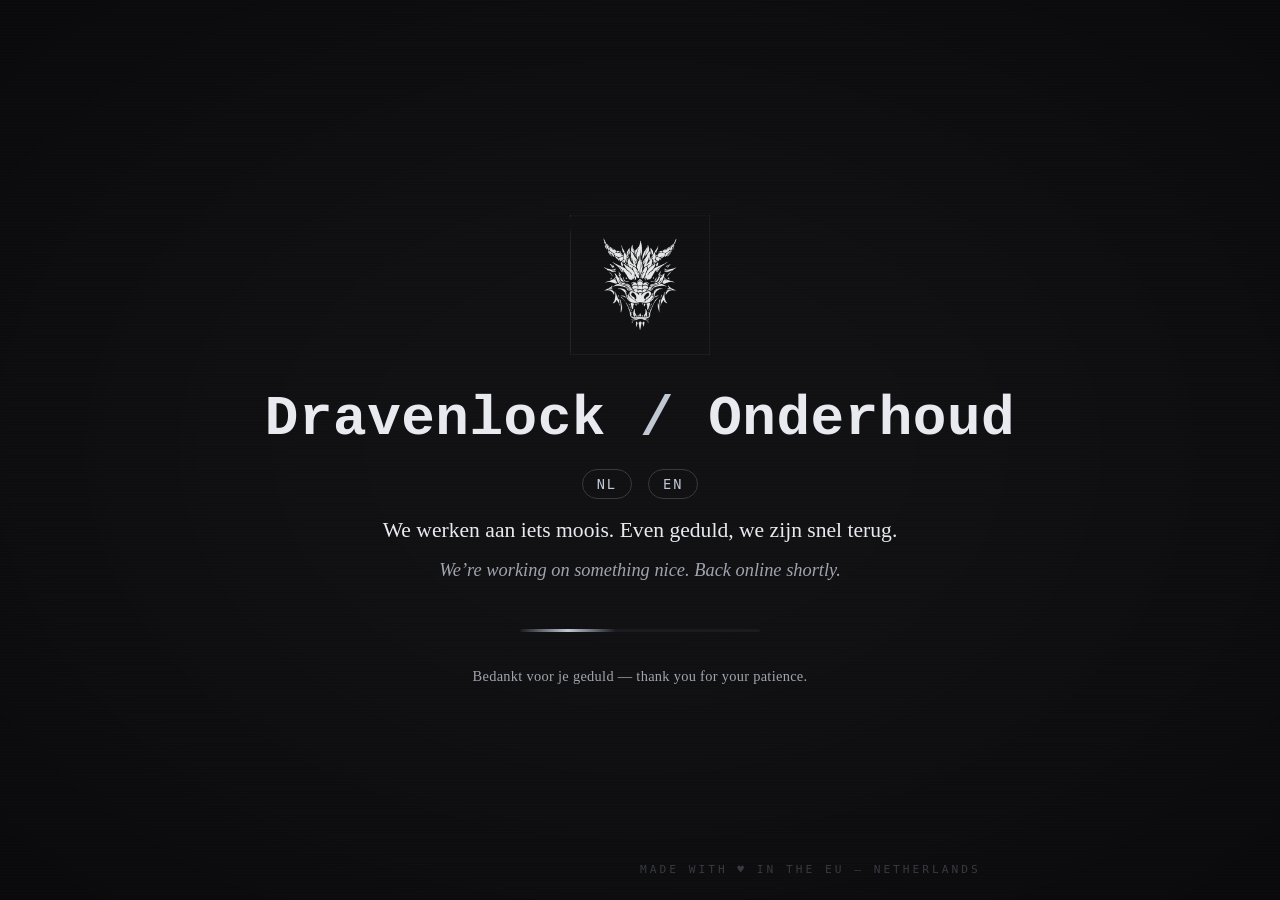
<file: onderhoud.html>
<!DOCTYPE html>
<html lang="nl">
<head>
<meta charset="UTF-8">
<meta name="viewport" content="width=device-width, initial-scale=1.0">
<meta name="robots" content="noindex, nofollow">
<title>Dravenlock Software — Onderhoud / Maintenance</title>
<link rel="icon" type="image/x-icon" href="favicon.ico">

<style>
/* === Maintenance page === */
:root {
    --bg-app:    #111114;
    --bg-card:   #1a1a20;
    --border:    #2a2a32;
    --text:      #e8eaef;
    --text-dim:  #a0a4ad;
    --accent:    #c0c8d4;
    --accent-d:  #383a42;
}

* { margin: 0; padding: 0; box-sizing: border-box; }

html, body {
    height: 100%;
    background: var(--bg-app);
    color: var(--text);
    font-family: Georgia, 'Times New Roman', serif;
    overflow: hidden;
    cursor: default;
}

/* Subtiele scan-line achtergrond */
body::before {
    content: "";
    position: fixed;
    inset: 0;
    background-image: repeating-linear-gradient(
        0deg,
        transparent 0,
        transparent 2px,
        rgba(192, 200, 212, 0.012) 2px,
        rgba(192, 200, 212, 0.012) 3px
    );
    pointer-events: none;
    z-index: 1;
}

/* Vignet rondom */
body::after {
    content: "";
    position: fixed;
    inset: 0;
    background: radial-gradient(
        ellipse at center,
        transparent 30%,
        rgba(0, 0, 0, 0.4) 100%
    );
    pointer-events: none;
    z-index: 2;
}

.container {
    position: relative;
    z-index: 3;
    display: flex;
    flex-direction: column;
    align-items: center;
    justify-content: center;
    min-height: 100vh;
    padding: 40px 24px;
    text-align: center;
}

.logo-wrap {
    width: 140px;
    height: 140px;
    margin-bottom: 32px;
    position: relative;
    animation: fade-up 1s 0.1s both ease-out;
}

.logo-wrap img {
    width: 100%;
    height: 100%;
    object-fit: contain;
}

h1 {
    font-family: 'JetBrains Mono', 'Consolas', 'Courier New', monospace;
    font-size: clamp(2rem, 6vw, 3.5rem);
    font-weight: 700;
    letter-spacing: 0.5px;
    color: var(--text);
    margin-bottom: 18px;
    animation: fade-up 1s 0.3s both ease-out;
}

h1 .accent {
    color: var(--accent);
}

.lang-line {
    display: flex;
    align-items: center;
    justify-content: center;
    gap: 16px;
    margin-bottom: 14px;
    font-family: 'JetBrains Mono', 'Consolas', monospace;
    font-size: 0.85rem;
    letter-spacing: 2px;
    text-transform: uppercase;
    color: var(--accent);
    animation: fade-up 1s 0.5s both ease-out;
}

.lang-line span {
    padding: 6px 14px;
    border: 1px solid var(--accent-d);
    border-radius: 20px;
}

.tagline {
    font-size: clamp(1.05rem, 2.2vw, 1.35rem);
    line-height: 1.6;
    color: var(--text);
    max-width: 580px;
    margin-bottom: 12px;
    animation: fade-up 1s 0.7s both ease-out;
}

.tagline-en {
    font-size: clamp(0.95rem, 2vw, 1.15rem);
    color: var(--text-dim);
    font-style: italic;
    max-width: 580px;
    margin-bottom: 48px;
    animation: fade-up 1s 0.9s both ease-out;
}

/* Animated dots loader */
.progress-bar {
    width: 240px;
    height: 3px;
    background: var(--bg-card);
    border-radius: 2px;
    overflow: hidden;
    position: relative;
    margin-bottom: 36px;
    animation: fade-up 1s 1.1s both ease-out;
}

.progress-bar::before {
    content: "";
    position: absolute;
    inset: 0;
    width: 40%;
    background: linear-gradient(
        90deg,
        transparent,
        var(--accent),
        transparent
    );
    animation: slide 2.5s ease-in-out infinite;
}

@keyframes slide {
    0%   { transform: translateX(-100%); }
    100% { transform: translateX(350%); }
}

.contact-line {
    font-size: 0.9rem;
    color: var(--text-dim);
    letter-spacing: 0.3px;
    animation: fade-up 1s 1.3s both ease-out;
}

.contact-line a {
    color: var(--accent);
    text-decoration: none;
    border-bottom: 1px solid var(--accent-d);
    padding-bottom: 1px;
    transition: border-color 0.3s, color 0.3s;
}

.contact-line a:hover {
    color: var(--text);
    border-color: var(--accent);
}

.footer-mark {
    position: fixed;
    bottom: 24px;
    left: 50%;
    transform: translateX(-50%);
    font-family: 'JetBrains Mono', 'Consolas', monospace;
    font-size: 0.7rem;
    letter-spacing: 3px;
    text-transform: uppercase;
    color: var(--accent-d);
    z-index: 3;
    animation: fade-up 1s 1.5s both ease-out;
}

@keyframes fade-up {
    from {
        opacity: 0;
        transform: translateY(20px);
    }
    to {
        opacity: 1;
        transform: translateY(0);
    }
}

/* Mobile adjustments */
@media (max-width: 480px) {
    .logo-wrap {
        width: 100px;
        height: 100px;
        margin-bottom: 24px;
    }
    .lang-line {
        gap: 8px;
        font-size: 0.75rem;
        letter-spacing: 1px;
    }
    .lang-line span {
        padding: 5px 10px;
    }
}

/* Reduced motion: respecteer accessibility preference */
@media (prefers-reduced-motion: reduce) {
    *, *::before, *::after {
        animation-duration: 0.01s !important;
        animation-iteration-count: 1 !important;
        transition-duration: 0.01s !important;
    }
}
</style>
</head>
<body>

<div class="container">

    <div class="logo-wrap">
        <img src="logo.png" alt="Dravenlock Software">
    </div>

    <h1>Dravenlock <span class="accent">/</span> Onderhoud</h1>

    <div class="lang-line">
        <span>NL</span>
        <span>EN</span>
    </div>

    <p class="tagline">
        We werken aan iets moois. Even geduld, we zijn snel terug.
    </p>
    <p class="tagline-en">
        We&rsquo;re working on something nice. Back online shortly.
    </p>

    <div class="progress-bar"></div>

    <p class="contact-line">
        Bedankt voor je geduld &mdash; thank you for your patience.
    </p>

</div>

<div class="footer-mark">
    Made with &hearts; in the EU &mdash; Netherlands
</div>

</body>
</html>
</file>
<file: css/style.css>
/* ==========================================================
   Dravenlock Software - Main stylesheet
   Donker zilver-op-antraciet thema, mobile-first responsive
   WCAG AAA contrast (16:1+ op tekst)
   ========================================================== */

:root {
    /* Achtergronden */
    --bg-app:        #111114;
    --bg-card:       #1a1a20;
    --bg-card-hover: #21212a;
    --bg-input:      #0a0a0c;

    /* Tekst */
    --text:          #e8eaef;
    --text-dim:      #a0a4ad;
    --text-muted:    #6e7079;
    --text-on-acc:   #111114;

    /* Accent (Dravenlock zilver) */
    --accent:        #c0c8d4;
    --accent-hover:  #d4dae3;
    --accent-pressed:#a8b0bc;
    --accent-dim:    #383a42;

    /* Borders */
    --border:        #2a2a32;
    --border-focus:  #c0c8d4;

    /* Status */
    --success:       #5ad988;
    --error:         #ff7a6f;

    /* Spacing / sizing */
    --max-width:     1200px;
    --nav-height:    72px;

    /* Typography */
    --font-display:  'JetBrains Mono', 'Consolas', 'Courier New', monospace;
    --font-body:     Georgia, 'Times New Roman', serif;
    --font-ui:       -apple-system, BlinkMacSystemFont, 'Segoe UI',
                     Roboto, Oxygen, Ubuntu, sans-serif;
}

/* === Reset / globals === */
*, *::before, *::after { box-sizing: border-box; margin: 0; padding: 0; }

html { scroll-behavior: smooth; }

body {
    background: var(--bg-app);
    color: var(--text);
    font-family: var(--font-body);
    font-size: 17px;
    line-height: 1.7;
    overflow-x: hidden;
    min-height: 100vh;
}

/* Subtiele scan-line achtergrond op hele site */
body::before {
    content: "";
    position: fixed;
    inset: 0;
    background-image: repeating-linear-gradient(
        0deg,
        transparent 0,
        transparent 2px,
        rgba(192, 200, 212, 0.010) 2px,
        rgba(192, 200, 212, 0.010) 3px
    );
    pointer-events: none;
    z-index: 1;
}

img { max-width: 100%; display: block; }

a {
    color: var(--accent);
    text-decoration: none;
    transition: color 0.2s ease;
}
a:hover { color: var(--accent-hover); }
a:focus-visible {
    outline: 2px solid var(--accent);
    outline-offset: 3px;
    border-radius: 2px;
}

/* === Containers === */
.container {
    width: 100%;
    max-width: var(--max-width);
    margin: 0 auto;
    padding: 0 24px;
    position: relative;
    z-index: 2;
}

/* === Skip link (a11y) === */
.skip-link {
    position: absolute;
    top: -100px;
    left: 0;
    background: var(--accent);
    color: var(--text-on-acc);
    padding: 8px 16px;
    z-index: 1000;
    font-family: var(--font-ui);
    font-weight: 600;
}
.skip-link:focus { top: 0; }

/* === Navigatie === */
.nav {
    position: sticky;
    top: 0;
    z-index: 100;
    background: rgba(17, 17, 20, 0.85);
    backdrop-filter: blur(12px);
    -webkit-backdrop-filter: blur(12px);
    border-bottom: 1px solid var(--border);
    height: var(--nav-height);
}

.nav-inner {
    display: flex;
    align-items: center;
    justify-content: space-between;
    height: 100%;
    max-width: var(--max-width);
    margin: 0 auto;
    padding: 0 24px;
}

.nav-brand {
    display: flex;
    align-items: center;
    gap: 12px;
    font-family: var(--font-display);
    font-size: 16px;
    font-weight: 700;
    color: var(--text);
    letter-spacing: 0.3px;
}

.nav-brand img {
    width: 36px;
    height: 36px;
    object-fit: contain;
}

.nav-links {
    display: flex;
    align-items: center;
    gap: 28px;
    list-style: none;
}

.nav-links a {
    font-family: var(--font-display);
    font-size: 13px;
    text-transform: uppercase;
    letter-spacing: 1.5px;
    color: var(--text-dim);
    padding: 8px 0;
    position: relative;
    transition: color 0.2s;
}

.nav-links a::after {
    content: "";
    position: absolute;
    bottom: 0;
    left: 0;
    width: 0;
    height: 1px;
    background: var(--accent);
    transition: width 0.3s ease;
}

.nav-links a:hover {
    color: var(--text);
}

.nav-links a:hover::after {
    width: 100%;
}

.lang-switch {
    display: flex;
    gap: 4px;
    align-items: center;
    border: 1px solid var(--border);
    border-radius: 20px;
    padding: 3px;
    background: var(--bg-card);
}

.lang-btn {
    background: transparent;
    color: var(--text-dim);
    border: none;
    padding: 5px 11px;
    font-family: var(--font-display);
    font-size: 11px;
    letter-spacing: 1px;
    cursor: pointer;
    border-radius: 16px;
    transition: all 0.25s ease;
}

.lang-btn:hover { color: var(--text); }

.lang-btn.active {
    background: var(--accent);
    color: var(--text-on-acc);
    font-weight: 700;
}

/* Mobile menu burger */
.nav-burger {
    display: none;
    background: transparent;
    border: 1px solid var(--border);
    border-radius: 8px;
    padding: 8px;
    cursor: pointer;
    width: 40px;
    height: 40px;
    flex-direction: column;
    justify-content: center;
    gap: 4px;
}

.nav-burger span {
    display: block;
    height: 2px;
    background: var(--text);
    width: 100%;
    transition: all 0.3s;
}

.nav-burger.open span:nth-child(1) {
    transform: translateY(6px) rotate(45deg);
}
.nav-burger.open span:nth-child(2) { opacity: 0; }
.nav-burger.open span:nth-child(3) {
    transform: translateY(-6px) rotate(-45deg);
}

/* === Hero === */
.hero {
    position: relative;
    min-height: calc(100vh - var(--nav-height));
    display: flex;
    align-items: center;
    justify-content: center;
    text-align: center;
    padding: 80px 24px 60px;
    overflow: hidden;
}

/* Achtergrond gradient + vignet */
.hero::before {
    content: "";
    position: absolute;
    inset: 0;
    background:
        radial-gradient(ellipse at top, rgba(192, 200, 212, 0.06) 0%, transparent 60%),
        radial-gradient(ellipse at bottom, rgba(192, 200, 212, 0.03) 0%, transparent 70%);
    pointer-events: none;
}

.hero-content {
    position: relative;
    z-index: 2;
    max-width: 760px;
    width: 100%;
}

.hero-logo {
    width: 140px;
    height: 140px;
    margin: 0 auto 32px;
    animation: fade-up 1s 0.1s both ease-out;
}

.hero h1 {
    font-family: var(--font-display);
    font-size: clamp(2.4rem, 7vw, 4.5rem);
    font-weight: 700;
    letter-spacing: 1px;
    line-height: 1.1;
    color: var(--text);
    margin-bottom: 18px;
    animation: fade-up 1s 0.3s both ease-out;
}

.hero h1 .accent {
    color: var(--accent);
}

.hero-subtitle {
    font-size: clamp(1.05rem, 2.2vw, 1.3rem);
    color: var(--text-dim);
    margin-bottom: 12px;
    animation: fade-up 1s 0.5s both ease-out;
    font-style: italic;
}

.hero-subtitle .heart {
    color: var(--accent);
    font-style: normal;
    display: inline-block;
    animation: heart-beat 1.8s ease-in-out infinite;
}

@keyframes heart-beat {
    0%, 100% { transform: scale(1); }
    20% { transform: scale(1.15); }
    40% { transform: scale(1); }
    60% { transform: scale(1.1); }
}

.hero-tag {
    display: inline-block;
    font-family: var(--font-display);
    font-size: 0.78rem;
    text-transform: uppercase;
    letter-spacing: 3px;
    color: var(--accent);
    padding: 8px 18px;
    border: 1px solid var(--accent-dim);
    border-radius: 30px;
    margin-bottom: 40px;
    animation: fade-up 1s 0.7s both ease-out;
}

.cta-group {
    display: flex;
    gap: 16px;
    justify-content: center;
    flex-wrap: wrap;
    animation: fade-up 1s 0.9s both ease-out;
}

/* === Buttons === */
.btn {
    display: inline-flex;
    align-items: center;
    gap: 10px;
    font-family: var(--font-ui);
    font-size: 15px;
    font-weight: 600;
    padding: 14px 28px;
    border-radius: 8px;
    border: none;
    cursor: pointer;
    text-decoration: none;
    transition: all 0.25s ease;
    position: relative;
    overflow: hidden;
}

.btn-primary {
    background: var(--accent);
    color: var(--text-on-acc);
}

.btn-primary:hover {
    background: var(--accent-hover);
    color: var(--text-on-acc);
    transform: translateY(-2px);
    box-shadow: 0 8px 24px rgba(192, 200, 212, 0.15);
}

.btn-primary:active {
    transform: translateY(0);
    background: var(--accent-pressed);
}

.btn-outline {
    background: transparent;
    color: var(--accent);
    border: 2px solid var(--accent);
}

.btn-outline:hover {
    background: var(--accent-dim);
    color: var(--text);
    border-color: var(--accent-hover);
}

.btn-icon {
    width: 18px;
    height: 18px;
    transition: transform 0.25s ease;
}

.btn:hover .btn-icon { transform: translateX(3px); }

/* === Sections === */
section {
    padding: 100px 0;
    position: relative;
    z-index: 2;
}

section.alt-bg {
    background: linear-gradient(180deg, transparent 0%, var(--bg-card) 50%, transparent 100%);
}

.section-header {
    text-align: center;
    margin-bottom: 60px;
}

.section-tag {
    display: inline-block;
    font-family: var(--font-display);
    font-size: 0.7rem;
    text-transform: uppercase;
    letter-spacing: 4px;
    color: var(--accent);
    margin-bottom: 14px;
}

.section-header h2 {
    font-family: var(--font-display);
    font-size: clamp(1.8rem, 4vw, 2.6rem);
    font-weight: 700;
    color: var(--text);
    margin-bottom: 16px;
    letter-spacing: 0.5px;
}

.section-header p {
    color: var(--text-dim);
    font-size: 1.05rem;
    max-width: 620px;
    margin: 0 auto;
}

/* === Over Dravenlock === */
.about-grid {
    display: grid;
    grid-template-columns: repeat(auto-fit, minmax(260px, 1fr));
    gap: 32px;
    margin-top: 20px;
}

.about-card {
    background: var(--bg-card);
    border: 1px solid var(--border);
    border-radius: 12px;
    padding: 32px 28px;
    transition: all 0.35s ease;
}

.about-card:hover {
    border-color: var(--accent-dim);
    transform: translateY(-4px);
}

.about-card-icon {
    width: 48px;
    height: 48px;
    background: var(--bg-app);
    border: 1px solid var(--accent-dim);
    border-radius: 10px;
    display: flex;
    align-items: center;
    justify-content: center;
    margin-bottom: 20px;
    color: var(--accent);
    font-family: var(--font-display);
    font-size: 22px;
    font-weight: 700;
}

.about-card h3 {
    font-family: var(--font-display);
    font-size: 1.15rem;
    color: var(--text);
    margin-bottom: 12px;
    letter-spacing: 0.3px;
}

.about-card p {
    color: var(--text-dim);
    font-size: 0.95rem;
    line-height: 1.7;
}

/* === Downloads === */
.downloads-grid {
    display: grid;
    grid-template-columns: repeat(auto-fit, minmax(280px, 1fr));
    gap: 24px;
}

.download-card {
    background: var(--bg-card);
    border: 1px solid var(--border);
    border-radius: 14px;
    padding: 32px 28px;
    display: flex;
    flex-direction: column;
    transition: all 0.35s ease;
    position: relative;
    overflow: hidden;
}

.download-card::before {
    content: "";
    position: absolute;
    top: 0;
    left: 0;
    right: 0;
    height: 1px;
    background: linear-gradient(90deg, transparent, var(--accent-dim), transparent);
    opacity: 0;
    transition: opacity 0.35s;
}

.download-card:hover {
    border-color: var(--accent-dim);
    background: var(--bg-card-hover);
    transform: translateY(-4px);
}

.download-card:hover::before { opacity: 1; }

.download-card-header {
    display: flex;
    align-items: center;
    gap: 14px;
    margin-bottom: 18px;
}

.download-card-icon {
    width: 52px;
    height: 52px;
    background: var(--bg-app);
    border: 1px solid var(--accent-dim);
    border-radius: 10px;
    display: flex;
    align-items: center;
    justify-content: center;
    color: var(--accent);
    font-family: var(--font-display);
    font-size: 22px;
    font-weight: 700;
    flex-shrink: 0;
}

.download-card h3 {
    font-family: var(--font-display);
    font-size: 1.2rem;
    color: var(--text);
    letter-spacing: 0.3px;
}

.download-card .tag {
    display: inline-block;
    font-family: var(--font-display);
    font-size: 10px;
    letter-spacing: 1.5px;
    text-transform: uppercase;
    color: var(--accent);
    padding: 3px 9px;
    border: 1px solid var(--accent-dim);
    border-radius: 10px;
    margin-top: 4px;
}

.download-card p {
    color: var(--text-dim);
    font-size: 0.93rem;
    line-height: 1.65;
    margin-bottom: 24px;
    flex-grow: 1;
}

.download-card .btn {
    width: 100%;
    justify-content: center;
    font-size: 14px;
    padding: 12px 22px;
}


/* === Downloads: categorieën (v1.7) === */
.dl-catnav { display:flex; flex-wrap:wrap; gap:10px; justify-content:center; margin:0 0 8px; }
.dl-catnav a { font-family:var(--font-display); font-size:13px; letter-spacing:1px; color:var(--accent);
    border:1px solid var(--accent-dim); border-radius:20px; padding:7px 14px; text-decoration:none; }
.dl-catnav a:hover, .dl-catnav a:focus-visible { background:var(--bg-card-hover); border-color:var(--accent); }
.dl-cat { font-family:var(--font-display); font-size:1.35rem; color:var(--text); letter-spacing:1px;
    margin:48px 0 18px; padding-bottom:8px; border-bottom:1px solid var(--border); scroll-margin-top:calc(var(--nav-height) + 16px); }
.download-card .dl-src { display:block; text-align:center; margin-top:12px; font-size:0.88rem; color:var(--text-dim); }
.download-card a.dl-src { color:var(--accent); text-decoration:underline; text-underline-offset:3px; }
.download-card a.dl-src:hover { color:var(--accent-hover); }
.download-card a.dl-src.dl-video { font-weight:700; font-size:1rem; margin-top:8px; }

.download-card .dl-shot { display:block; width:calc(100% + 56px); max-width:none; margin:-32px -28px 20px; aspect-ratio:16/10;
    object-fit:cover; object-position:top left; border-bottom:1px solid var(--border); background:#0a0a0c; }

.download-card .dl-leeg { display:flex; align-items:center; justify-content:center; }
.download-card .dl-leeg img { width:72px; height:72px; opacity:.35; }

/* === Contact === */
.contact-wrapper {
    max-width: 620px;
    margin: 0 auto;
    background: var(--bg-card);
    border: 1px solid var(--border);
    border-radius: 14px;
    padding: 40px 36px;
}

.form-row {
    margin-bottom: 22px;
}

.form-row label {
    display: block;
    font-family: var(--font-ui);
    font-size: 13px;
    font-weight: 600;
    color: var(--text);
    margin-bottom: 8px;
    letter-spacing: 0.3px;
}

.form-row input,
.form-row textarea {
    width: 100%;
    background: var(--bg-input);
    color: var(--text);
    border: 2px solid var(--border);
    border-radius: 8px;
    padding: 12px 14px;
    font-family: var(--font-ui);
    font-size: 15px;
    line-height: 1.5;
    transition: border-color 0.2s;
}

.form-row input:focus,
.form-row textarea:focus {
    outline: none;
    border-color: var(--border-focus);
}

/* Veld met validatie-fout: rode rand + subtiele shake */
.form-row input.field-invalid,
.form-row textarea.field-invalid {
    border-color: var(--error);
    animation: shake 0.4s ease-out;
}

@keyframes shake {
    0%, 100% { transform: translateX(0); }
    25%      { transform: translateX(-5px); }
    75%      { transform: translateX(5px); }
}

.form-row textarea {
    min-height: 140px;
    resize: vertical;
    font-family: var(--font-ui);
}

/* Honeypot: verberg het echte veld voor mensen, bots vullen 'm in */
.hp-field {
    position: absolute;
    left: -9999px;
    width: 1px;
    height: 1px;
    overflow: hidden;
}

.form-status {
    min-height: 24px;
    margin-top: 12px;
    font-size: 14px;
    text-align: center;
}

.form-status.success { color: var(--success); }
.form-status.error { color: var(--error); }

.form-submit {
    width: 100%;
    margin-top: 8px;
    justify-content: center;
}

.form-submit:disabled {
    background: var(--border);
    color: var(--text-muted);
    cursor: not-allowed;
    transform: none;
    box-shadow: none;
}

/* === Footer === */
.footer {
    border-top: 1px solid var(--border);
    padding: 50px 24px 30px;
    text-align: center;
    color: var(--text-dim);
    font-size: 0.9rem;
    position: relative;
    z-index: 2;
}

.footer-links {
    display: flex;
    justify-content: center;
    gap: 24px;
    flex-wrap: wrap;
    margin-bottom: 20px;
    list-style: none;
}

.footer-links a {
    color: var(--text-dim);
    font-family: var(--font-display);
    font-size: 12px;
    text-transform: uppercase;
    letter-spacing: 1.5px;
    transition: color 0.2s;
}

.footer-links a:hover { color: var(--accent); }

.footer-mark {
    font-family: var(--font-display);
    font-size: 11px;
    letter-spacing: 2px;
    text-transform: uppercase;
    color: var(--text-muted);
}

.footer-mark .heart {
    color: var(--accent);
    display: inline-block;
}

/* === Scroll-triggered animaties === */
.reveal {
    opacity: 0;
    transform: translateY(40px);
    transition: opacity 0.8s ease-out, transform 0.8s ease-out;
}

.reveal.visible {
    opacity: 1;
    transform: translateY(0);
}

.reveal-delay-1 { transition-delay: 0.1s; }
.reveal-delay-2 { transition-delay: 0.2s; }
.reveal-delay-3 { transition-delay: 0.3s; }
.reveal-delay-4 { transition-delay: 0.4s; }

@keyframes fade-up {
    from { opacity: 0; transform: translateY(30px); }
    to { opacity: 1; transform: translateY(0); }
}

@keyframes fade-in {
    from { opacity: 0; }
    to { opacity: 1; }
}

/* === Modals === */
.modal-overlay {
    position: fixed;
    inset: 0;
    background: rgba(0, 0, 0, 0.8);
    backdrop-filter: blur(8px);
    -webkit-backdrop-filter: blur(8px);
    z-index: 1000;
    display: none;
    align-items: center;
    justify-content: center;
    padding: 24px;
    animation: fade-in 0.3s ease-out;
}

.modal-overlay.open {
    display: flex;
}

.modal {
    background: var(--bg-card);
    border: 1px solid var(--border);
    border-radius: 14px;
    max-width: 720px;
    width: 100%;
    max-height: 85vh;
    overflow-y: auto;
    padding: 40px;
    position: relative;
    animation: fade-up 0.4s ease-out;
}

.modal-close {
    position: absolute;
    top: 16px;
    right: 16px;
    background: transparent;
    border: 1px solid var(--border);
    color: var(--text);
    width: 36px;
    height: 36px;
    border-radius: 8px;
    cursor: pointer;
    font-size: 20px;
    line-height: 1;
    display: flex;
    align-items: center;
    justify-content: center;
    transition: all 0.2s;
}

.modal-close:hover {
    background: var(--accent-dim);
    border-color: var(--accent);
}

.modal h2 {
    font-family: var(--font-display);
    font-size: 1.6rem;
    color: var(--text);
    margin-bottom: 20px;
    letter-spacing: 0.3px;
}

.modal h3 {
    font-family: var(--font-display);
    font-size: 1.05rem;
    color: var(--accent);
    margin: 22px 0 10px;
    letter-spacing: 0.3px;
}

.modal p, .modal li {
    color: var(--text);
    margin-bottom: 12px;
    font-size: 0.97rem;
    line-height: 1.7;
}

.modal ul, .modal ol {
    padding-left: 24px;
    margin-bottom: 12px;
}

/* === Mobile === */
@media (max-width: 880px) {
    .nav-burger {
        display: flex;
    }

    .nav-links {
        position: fixed;
        top: var(--nav-height);
        left: 0;
        right: 0;
        background: var(--bg-app);
        border-bottom: 1px solid var(--border);
        flex-direction: column;
        gap: 0;
        padding: 0;
        max-height: 0;
        overflow: hidden;
        transition: max-height 0.4s ease;
    }

    .nav-links.open {
        max-height: 500px;
    }

    .nav-links li {
        width: 100%;
        border-bottom: 1px solid var(--border);
    }

    .nav-links li:last-child {
        border-bottom: none;
        padding: 16px 24px;
    }

    .nav-links a {
        display: block;
        padding: 18px 24px;
        font-size: 14px;
    }

    .nav-links a::after { display: none; }

    section { padding: 70px 0; }

    .contact-wrapper {
        padding: 28px 22px;
    }

    .modal {
        padding: 28px 22px;
    }
}

@media (max-width: 480px) {
    .hero-logo { width: 110px; height: 110px; }
    .cta-group { flex-direction: column; align-items: stretch; }
    .cta-group .btn { justify-content: center; }
}

/* Reduced motion */
@media (prefers-reduced-motion: reduce) {
    *, *::before, *::after {
        animation-duration: 0.01s !important;
        animation-iteration-count: 1 !important;
        transition-duration: 0.01s !important;
        scroll-behavior: auto !important;
    }
}
</file>
<file: test/css/style.css>
/* ==========================================================
   Dravenlock Software - Main stylesheet
   Donker zilver-op-antraciet thema, mobile-first responsive
   WCAG AAA contrast (16:1+ op tekst)
   ========================================================== */

:root {
    /* Achtergronden */
    --bg-app:        #111114;
    --bg-card:       #1a1a20;
    --bg-card-hover: #21212a;
    --bg-input:      #0a0a0c;

    /* Tekst */
    --text:          #e8eaef;
    --text-dim:      #a0a4ad;
    --text-muted:    #6e7079;
    --text-on-acc:   #111114;

    /* Accent (Dravenlock zilver) */
    --accent:        #c0c8d4;
    --accent-hover:  #d4dae3;
    --accent-pressed:#a8b0bc;
    --accent-dim:    #383a42;

    /* Borders */
    --border:        #2a2a32;
    --border-focus:  #c0c8d4;

    /* Status */
    --success:       #5ad988;
    --error:         #ff7a6f;

    /* Spacing / sizing */
    --max-width:     1200px;
    --nav-height:    72px;

    /* Typography */
    --font-display:  'JetBrains Mono', 'Consolas', 'Courier New', monospace;
    --font-body:     Georgia, 'Times New Roman', serif;
    --font-ui:       -apple-system, BlinkMacSystemFont, 'Segoe UI',
                     Roboto, Oxygen, Ubuntu, sans-serif;
}

/* === Reset / globals === */
*, *::before, *::after { box-sizing: border-box; margin: 0; padding: 0; }

html { scroll-behavior: smooth; }

body {
    background: var(--bg-app);
    color: var(--text);
    font-family: var(--font-body);
    font-size: 17px;
    line-height: 1.7;
    overflow-x: hidden;
    min-height: 100vh;
}

/* Subtiele scan-line achtergrond op hele site */
body::before {
    content: "";
    position: fixed;
    inset: 0;
    background-image: repeating-linear-gradient(
        0deg,
        transparent 0,
        transparent 2px,
        rgba(192, 200, 212, 0.010) 2px,
        rgba(192, 200, 212, 0.010) 3px
    );
    pointer-events: none;
    z-index: 1;
}

img { max-width: 100%; display: block; }

a {
    color: var(--accent);
    text-decoration: none;
    transition: color 0.2s ease;
}
a:hover { color: var(--accent-hover); }
a:focus-visible {
    outline: 2px solid var(--accent);
    outline-offset: 3px;
    border-radius: 2px;
}

/* === Containers === */
.container {
    width: 100%;
    max-width: var(--max-width);
    margin: 0 auto;
    padding: 0 24px;
    position: relative;
    z-index: 2;
}

/* === Skip link (a11y) === */
.skip-link {
    position: absolute;
    top: -100px;
    left: 0;
    background: var(--accent);
    color: var(--text-on-acc);
    padding: 8px 16px;
    z-index: 1000;
    font-family: var(--font-ui);
    font-weight: 600;
}
.skip-link:focus { top: 0; }

/* === Navigatie === */
.nav {
    position: sticky;
    top: 0;
    z-index: 100;
    background: rgba(17, 17, 20, 0.85);
    backdrop-filter: blur(12px);
    -webkit-backdrop-filter: blur(12px);
    border-bottom: 1px solid var(--border);
    height: var(--nav-height);
}

.nav-inner {
    display: flex;
    align-items: center;
    justify-content: space-between;
    height: 100%;
    max-width: var(--max-width);
    margin: 0 auto;
    padding: 0 24px;
}

.nav-brand {
    display: flex;
    align-items: center;
    gap: 12px;
    font-family: var(--font-display);
    font-size: 16px;
    font-weight: 700;
    color: var(--text);
    letter-spacing: 0.3px;
}

.nav-brand img {
    width: 36px;
    height: 36px;
    object-fit: contain;
}

.nav-links {
    display: flex;
    align-items: center;
    gap: 28px;
    list-style: none;
}

.nav-links a {
    font-family: var(--font-display);
    font-size: 13px;
    text-transform: uppercase;
    letter-spacing: 1.5px;
    color: var(--text-dim);
    padding: 8px 0;
    position: relative;
    transition: color 0.2s;
}

.nav-links a::after {
    content: "";
    position: absolute;
    bottom: 0;
    left: 0;
    width: 0;
    height: 1px;
    background: var(--accent);
    transition: width 0.3s ease;
}

.nav-links a:hover {
    color: var(--text);
}

.nav-links a:hover::after {
    width: 100%;
}

.lang-switch {
    display: flex;
    gap: 4px;
    align-items: center;
    border: 1px solid var(--border);
    border-radius: 20px;
    padding: 3px;
    background: var(--bg-card);
}

.lang-btn {
    background: transparent;
    color: var(--text-dim);
    border: none;
    padding: 5px 11px;
    font-family: var(--font-display);
    font-size: 11px;
    letter-spacing: 1px;
    cursor: pointer;
    border-radius: 16px;
    transition: all 0.25s ease;
}

.lang-btn:hover { color: var(--text); }

.lang-btn.active {
    background: var(--accent);
    color: var(--text-on-acc);
    font-weight: 700;
}

/* Mobile menu burger */
.nav-burger {
    display: none;
    background: transparent;
    border: 1px solid var(--border);
    border-radius: 8px;
    padding: 8px;
    cursor: pointer;
    width: 40px;
    height: 40px;
    flex-direction: column;
    justify-content: center;
    gap: 4px;
}

.nav-burger span {
    display: block;
    height: 2px;
    background: var(--text);
    width: 100%;
    transition: all 0.3s;
}

.nav-burger.open span:nth-child(1) {
    transform: translateY(6px) rotate(45deg);
}
.nav-burger.open span:nth-child(2) { opacity: 0; }
.nav-burger.open span:nth-child(3) {
    transform: translateY(-6px) rotate(-45deg);
}

/* === Hero === */
.hero {
    position: relative;
    min-height: calc(100vh - var(--nav-height));
    display: flex;
    align-items: center;
    justify-content: center;
    text-align: center;
    padding: 80px 24px 60px;
    overflow: hidden;
}

/* Achtergrond gradient + vignet */
.hero::before {
    content: "";
    position: absolute;
    inset: 0;
    background:
        radial-gradient(ellipse at top, rgba(192, 200, 212, 0.06) 0%, transparent 60%),
        radial-gradient(ellipse at bottom, rgba(192, 200, 212, 0.03) 0%, transparent 70%);
    pointer-events: none;
}

.hero-content {
    position: relative;
    z-index: 2;
    max-width: 760px;
    width: 100%;
}

.hero-logo {
    width: 140px;
    height: 140px;
    margin: 0 auto 32px;
    animation: fade-up 1s 0.1s both ease-out;
}

.hero h1 {
    font-family: var(--font-display);
    font-size: clamp(2.4rem, 7vw, 4.5rem);
    font-weight: 700;
    letter-spacing: 1px;
    line-height: 1.1;
    color: var(--text);
    margin-bottom: 18px;
    animation: fade-up 1s 0.3s both ease-out;
}

.hero h1 .accent {
    color: var(--accent);
}

.hero-subtitle {
    font-size: clamp(1.05rem, 2.2vw, 1.3rem);
    color: var(--text-dim);
    margin-bottom: 12px;
    animation: fade-up 1s 0.5s both ease-out;
    font-style: italic;
}

.hero-subtitle .heart {
    color: var(--accent);
    font-style: normal;
    display: inline-block;
    animation: heart-beat 1.8s ease-in-out infinite;
}

@keyframes heart-beat {
    0%, 100% { transform: scale(1); }
    20% { transform: scale(1.15); }
    40% { transform: scale(1); }
    60% { transform: scale(1.1); }
}

.hero-tag {
    display: inline-block;
    font-family: var(--font-display);
    font-size: 0.78rem;
    text-transform: uppercase;
    letter-spacing: 3px;
    color: var(--accent);
    padding: 8px 18px;
    border: 1px solid var(--accent-dim);
    border-radius: 30px;
    margin-bottom: 40px;
    animation: fade-up 1s 0.7s both ease-out;
}

.cta-group {
    display: flex;
    gap: 16px;
    justify-content: center;
    flex-wrap: wrap;
    animation: fade-up 1s 0.9s both ease-out;
}

/* === Buttons === */
.btn {
    display: inline-flex;
    align-items: center;
    gap: 10px;
    font-family: var(--font-ui);
    font-size: 15px;
    font-weight: 600;
    padding: 14px 28px;
    border-radius: 8px;
    border: none;
    cursor: pointer;
    text-decoration: none;
    transition: all 0.25s ease;
    position: relative;
    overflow: hidden;
}

.btn-primary {
    background: var(--accent);
    color: var(--text-on-acc);
}

.btn-primary:hover {
    background: var(--accent-hover);
    color: var(--text-on-acc);
    transform: translateY(-2px);
    box-shadow: 0 8px 24px rgba(192, 200, 212, 0.15);
}

.btn-primary:active {
    transform: translateY(0);
    background: var(--accent-pressed);
}

.btn-outline {
    background: transparent;
    color: var(--accent);
    border: 2px solid var(--accent);
}

.btn-outline:hover {
    background: var(--accent-dim);
    color: var(--text);
    border-color: var(--accent-hover);
}

.btn-icon {
    width: 18px;
    height: 18px;
    transition: transform 0.25s ease;
}

.btn:hover .btn-icon { transform: translateX(3px); }

/* === Sections === */
section {
    padding: 100px 0;
    position: relative;
    z-index: 2;
}

section.alt-bg {
    background: linear-gradient(180deg, transparent 0%, var(--bg-card) 50%, transparent 100%);
}

.section-header {
    text-align: center;
    margin-bottom: 60px;
}

.section-tag {
    display: inline-block;
    font-family: var(--font-display);
    font-size: 0.7rem;
    text-transform: uppercase;
    letter-spacing: 4px;
    color: var(--accent);
    margin-bottom: 14px;
}

.section-header h2 {
    font-family: var(--font-display);
    font-size: clamp(1.8rem, 4vw, 2.6rem);
    font-weight: 700;
    color: var(--text);
    margin-bottom: 16px;
    letter-spacing: 0.5px;
}

.section-header p {
    color: var(--text-dim);
    font-size: 1.05rem;
    max-width: 620px;
    margin: 0 auto;
}

/* === Over Dravenlock === */
.about-grid {
    display: grid;
    grid-template-columns: repeat(auto-fit, minmax(260px, 1fr));
    gap: 32px;
    margin-top: 20px;
}

.about-card {
    background: var(--bg-card);
    border: 1px solid var(--border);
    border-radius: 12px;
    padding: 32px 28px;
    transition: all 0.35s ease;
}

.about-card:hover {
    border-color: var(--accent-dim);
    transform: translateY(-4px);
}

.about-card-icon {
    width: 48px;
    height: 48px;
    background: var(--bg-app);
    border: 1px solid var(--accent-dim);
    border-radius: 10px;
    display: flex;
    align-items: center;
    justify-content: center;
    margin-bottom: 20px;
    color: var(--accent);
    font-family: var(--font-display);
    font-size: 22px;
    font-weight: 700;
}

.about-card h3 {
    font-family: var(--font-display);
    font-size: 1.15rem;
    color: var(--text);
    margin-bottom: 12px;
    letter-spacing: 0.3px;
}

.about-card p {
    color: var(--text-dim);
    font-size: 0.95rem;
    line-height: 1.7;
}

/* === Downloads === */
.downloads-grid {
    display: grid;
    grid-template-columns: repeat(auto-fit, minmax(280px, 1fr));
    gap: 24px;
}

.download-card {
    background: var(--bg-card);
    border: 1px solid var(--border);
    border-radius: 14px;
    padding: 32px 28px;
    display: flex;
    flex-direction: column;
    transition: all 0.35s ease;
    position: relative;
    overflow: hidden;
}

.download-card::before {
    content: "";
    position: absolute;
    top: 0;
    left: 0;
    right: 0;
    height: 1px;
    background: linear-gradient(90deg, transparent, var(--accent-dim), transparent);
    opacity: 0;
    transition: opacity 0.35s;
}

.download-card:hover {
    border-color: var(--accent-dim);
    background: var(--bg-card-hover);
    transform: translateY(-4px);
}

.download-card:hover::before { opacity: 1; }

.download-card-header {
    display: flex;
    align-items: center;
    gap: 14px;
    margin-bottom: 18px;
}

.download-card-icon {
    width: 52px;
    height: 52px;
    background: var(--bg-app);
    border: 1px solid var(--accent-dim);
    border-radius: 10px;
    display: flex;
    align-items: center;
    justify-content: center;
    color: var(--accent);
    font-family: var(--font-display);
    font-size: 22px;
    font-weight: 700;
    flex-shrink: 0;
}

.download-card h3 {
    font-family: var(--font-display);
    font-size: 1.2rem;
    color: var(--text);
    letter-spacing: 0.3px;
}

.download-card .tag {
    display: inline-block;
    font-family: var(--font-display);
    font-size: 10px;
    letter-spacing: 1.5px;
    text-transform: uppercase;
    color: var(--accent);
    padding: 3px 9px;
    border: 1px solid var(--accent-dim);
    border-radius: 10px;
    margin-top: 4px;
}

.download-card p {
    color: var(--text-dim);
    font-size: 0.93rem;
    line-height: 1.65;
    margin-bottom: 24px;
    flex-grow: 1;
}

.download-card .btn {
    width: 100%;
    justify-content: center;
    font-size: 14px;
    padding: 12px 22px;
}

/* === Contact === */
.contact-wrapper {
    max-width: 620px;
    margin: 0 auto;
    background: var(--bg-card);
    border: 1px solid var(--border);
    border-radius: 14px;
    padding: 40px 36px;
}

.form-row {
    margin-bottom: 22px;
}

.form-row label {
    display: block;
    font-family: var(--font-ui);
    font-size: 13px;
    font-weight: 600;
    color: var(--text);
    margin-bottom: 8px;
    letter-spacing: 0.3px;
}

.form-row input,
.form-row textarea {
    width: 100%;
    background: var(--bg-input);
    color: var(--text);
    border: 2px solid var(--border);
    border-radius: 8px;
    padding: 12px 14px;
    font-family: var(--font-ui);
    font-size: 15px;
    line-height: 1.5;
    transition: border-color 0.2s;
}

.form-row input:focus,
.form-row textarea:focus {
    outline: none;
    border-color: var(--border-focus);
}

/* Veld met validatie-fout: rode rand + subtiele shake */
.form-row input.field-invalid,
.form-row textarea.field-invalid {
    border-color: var(--error);
    animation: shake 0.4s ease-out;
}

@keyframes shake {
    0%, 100% { transform: translateX(0); }
    25%      { transform: translateX(-5px); }
    75%      { transform: translateX(5px); }
}

.form-row textarea {
    min-height: 140px;
    resize: vertical;
    font-family: var(--font-ui);
}

/* Honeypot: verberg het echte veld voor mensen, bots vullen 'm in */
.hp-field {
    position: absolute;
    left: -9999px;
    width: 1px;
    height: 1px;
    overflow: hidden;
}

.form-status {
    min-height: 24px;
    margin-top: 12px;
    font-size: 14px;
    text-align: center;
}

.form-status.success { color: var(--success); }
.form-status.error { color: var(--error); }

.form-submit {
    width: 100%;
    margin-top: 8px;
    justify-content: center;
}

.form-submit:disabled {
    background: var(--border);
    color: var(--text-muted);
    cursor: not-allowed;
    transform: none;
    box-shadow: none;
}

/* === Footer === */
.footer {
    border-top: 1px solid var(--border);
    padding: 50px 24px 30px;
    text-align: center;
    color: var(--text-dim);
    font-size: 0.9rem;
    position: relative;
    z-index: 2;
}

.footer-links {
    display: flex;
    justify-content: center;
    gap: 24px;
    flex-wrap: wrap;
    margin-bottom: 20px;
    list-style: none;
}

.footer-links a {
    color: var(--text-dim);
    font-family: var(--font-display);
    font-size: 12px;
    text-transform: uppercase;
    letter-spacing: 1.5px;
    transition: color 0.2s;
}

.footer-links a:hover { color: var(--accent); }

.footer-mark {
    font-family: var(--font-display);
    font-size: 11px;
    letter-spacing: 2px;
    text-transform: uppercase;
    color: var(--text-muted);
}

.footer-mark .heart {
    color: var(--accent);
    display: inline-block;
}

/* === Scroll-triggered animaties === */
.reveal {
    opacity: 0;
    transform: translateY(40px);
    transition: opacity 0.8s ease-out, transform 0.8s ease-out;
}

.reveal.visible {
    opacity: 1;
    transform: translateY(0);
}

.reveal-delay-1 { transition-delay: 0.1s; }
.reveal-delay-2 { transition-delay: 0.2s; }
.reveal-delay-3 { transition-delay: 0.3s; }
.reveal-delay-4 { transition-delay: 0.4s; }

@keyframes fade-up {
    from { opacity: 0; transform: translateY(30px); }
    to { opacity: 1; transform: translateY(0); }
}

@keyframes fade-in {
    from { opacity: 0; }
    to { opacity: 1; }
}

/* === Modals === */
.modal-overlay {
    position: fixed;
    inset: 0;
    background: rgba(0, 0, 0, 0.8);
    backdrop-filter: blur(8px);
    -webkit-backdrop-filter: blur(8px);
    z-index: 1000;
    display: none;
    align-items: center;
    justify-content: center;
    padding: 24px;
    animation: fade-in 0.3s ease-out;
}

.modal-overlay.open {
    display: flex;
}

.modal {
    background: var(--bg-card);
    border: 1px solid var(--border);
    border-radius: 14px;
    max-width: 720px;
    width: 100%;
    max-height: 85vh;
    overflow-y: auto;
    padding: 40px;
    position: relative;
    animation: fade-up 0.4s ease-out;
}

.modal-close {
    position: absolute;
    top: 16px;
    right: 16px;
    background: transparent;
    border: 1px solid var(--border);
    color: var(--text);
    width: 36px;
    height: 36px;
    border-radius: 8px;
    cursor: pointer;
    font-size: 20px;
    line-height: 1;
    display: flex;
    align-items: center;
    justify-content: center;
    transition: all 0.2s;
}

.modal-close:hover {
    background: var(--accent-dim);
    border-color: var(--accent);
}

.modal h2 {
    font-family: var(--font-display);
    font-size: 1.6rem;
    color: var(--text);
    margin-bottom: 20px;
    letter-spacing: 0.3px;
}

.modal h3 {
    font-family: var(--font-display);
    font-size: 1.05rem;
    color: var(--accent);
    margin: 22px 0 10px;
    letter-spacing: 0.3px;
}

.modal p, .modal li {
    color: var(--text);
    margin-bottom: 12px;
    font-size: 0.97rem;
    line-height: 1.7;
}

.modal ul, .modal ol {
    padding-left: 24px;
    margin-bottom: 12px;
}

/* === Mobile === */
@media (max-width: 880px) {
    .nav-burger {
        display: flex;
    }

    .nav-links {
        position: fixed;
        top: var(--nav-height);
        left: 0;
        right: 0;
        background: var(--bg-app);
        border-bottom: 1px solid var(--border);
        flex-direction: column;
        gap: 0;
        padding: 0;
        max-height: 0;
        overflow: hidden;
        transition: max-height 0.4s ease;
    }

    .nav-links.open {
        max-height: 500px;
    }

    .nav-links li {
        width: 100%;
        border-bottom: 1px solid var(--border);
    }

    .nav-links li:last-child {
        border-bottom: none;
        padding: 16px 24px;
    }

    .nav-links a {
        display: block;
        padding: 18px 24px;
        font-size: 14px;
    }

    .nav-links a::after { display: none; }

    section { padding: 70px 0; }

    .contact-wrapper {
        padding: 28px 22px;
    }

    .modal {
        padding: 28px 22px;
    }
}

@media (max-width: 480px) {
    .hero-logo { width: 110px; height: 110px; }
    .cta-group { flex-direction: column; align-items: stretch; }
    .cta-group .btn { justify-content: center; }
}

/* Reduced motion */
@media (prefers-reduced-motion: reduce) {
    *, *::before, *::after {
        animation-duration: 0.01s !important;
        animation-iteration-count: 1 !important;
        transition-duration: 0.01s !important;
        scroll-behavior: auto !important;
    }
}
</file>
<file: test2/css/style.css>
/* ==========================================================
   Dravenlock Software - Main stylesheet
   Donker zilver-op-antraciet thema, mobile-first responsive
   WCAG AAA contrast (16:1+ op tekst)
   ========================================================== */

:root {
    /* Achtergronden */
    --bg-app:        #111114;
    --bg-card:       #1a1a20;
    --bg-card-hover: #21212a;
    --bg-input:      #0a0a0c;

    /* Tekst */
    --text:          #e8eaef;
    --text-dim:      #a0a4ad;
    --text-muted:    #6e7079;
    --text-on-acc:   #111114;

    /* Accent (Dravenlock zilver) */
    --accent:        #c0c8d4;
    --accent-hover:  #d4dae3;
    --accent-pressed:#a8b0bc;
    --accent-dim:    #383a42;

    /* Borders */
    --border:        #2a2a32;
    --border-focus:  #c0c8d4;

    /* Status */
    --success:       #5ad988;
    --error:         #ff7a6f;

    /* Spacing / sizing */
    --max-width:     1200px;
    --nav-height:    72px;

    /* Typography */
    --font-display:  'JetBrains Mono', 'Consolas', 'Courier New', monospace;
    --font-body:     Georgia, 'Times New Roman', serif;
    --font-ui:       -apple-system, BlinkMacSystemFont, 'Segoe UI',
                     Roboto, Oxygen, Ubuntu, sans-serif;
}

/* === Reset / globals === */
*, *::before, *::after { box-sizing: border-box; margin: 0; padding: 0; }

html { scroll-behavior: smooth; }

body {
    background: var(--bg-app);
    color: var(--text);
    font-family: var(--font-body);
    font-size: 17px;
    line-height: 1.7;
    overflow-x: hidden;
    min-height: 100vh;
}

/* Subtiele scan-line achtergrond op hele site */
body::before {
    content: "";
    position: fixed;
    inset: 0;
    background-image: repeating-linear-gradient(
        0deg,
        transparent 0,
        transparent 2px,
        rgba(192, 200, 212, 0.010) 2px,
        rgba(192, 200, 212, 0.010) 3px
    );
    pointer-events: none;
    z-index: 1;
}

img { max-width: 100%; display: block; }

a {
    color: var(--accent);
    text-decoration: none;
    transition: color 0.2s ease;
}
a:hover { color: var(--accent-hover); }
a:focus-visible {
    outline: 2px solid var(--accent);
    outline-offset: 3px;
    border-radius: 2px;
}

/* === Containers === */
.container {
    width: 100%;
    max-width: var(--max-width);
    margin: 0 auto;
    padding: 0 24px;
    position: relative;
    z-index: 2;
}

/* === Skip link (a11y) === */
.skip-link {
    position: absolute;
    top: -100px;
    left: 0;
    background: var(--accent);
    color: var(--text-on-acc);
    padding: 8px 16px;
    z-index: 1000;
    font-family: var(--font-ui);
    font-weight: 600;
}
.skip-link:focus { top: 0; }

/* === Navigatie === */
.nav {
    position: sticky;
    top: 0;
    z-index: 100;
    background: rgba(17, 17, 20, 0.85);
    backdrop-filter: blur(12px);
    -webkit-backdrop-filter: blur(12px);
    border-bottom: 1px solid var(--border);
    height: var(--nav-height);
}

.nav-inner {
    display: flex;
    align-items: center;
    justify-content: space-between;
    height: 100%;
    max-width: var(--max-width);
    margin: 0 auto;
    padding: 0 24px;
}

.nav-brand {
    display: flex;
    align-items: center;
    gap: 12px;
    font-family: var(--font-display);
    font-size: 16px;
    font-weight: 700;
    color: var(--text);
    letter-spacing: 0.3px;
}

.nav-brand img {
    width: 36px;
    height: 36px;
    object-fit: contain;
}

.nav-links {
    display: flex;
    align-items: center;
    gap: 28px;
    list-style: none;
}

.nav-links a {
    font-family: var(--font-display);
    font-size: 13px;
    text-transform: uppercase;
    letter-spacing: 1.5px;
    color: var(--text-dim);
    padding: 8px 0;
    position: relative;
    transition: color 0.2s;
}

.nav-links a::after {
    content: "";
    position: absolute;
    bottom: 0;
    left: 0;
    width: 0;
    height: 1px;
    background: var(--accent);
    transition: width 0.3s ease;
}

.nav-links a:hover {
    color: var(--text);
}

.nav-links a:hover::after {
    width: 100%;
}

.lang-switch {
    display: flex;
    gap: 4px;
    align-items: center;
    border: 1px solid var(--border);
    border-radius: 20px;
    padding: 3px;
    background: var(--bg-card);
}

.lang-btn {
    background: transparent;
    color: var(--text-dim);
    border: none;
    padding: 5px 11px;
    font-family: var(--font-display);
    font-size: 11px;
    letter-spacing: 1px;
    cursor: pointer;
    border-radius: 16px;
    transition: all 0.25s ease;
}

.lang-btn:hover { color: var(--text); }

.lang-btn.active {
    background: var(--accent);
    color: var(--text-on-acc);
    font-weight: 700;
}

/* Mobile menu burger */
.nav-burger {
    display: none;
    background: transparent;
    border: 1px solid var(--border);
    border-radius: 8px;
    padding: 8px;
    cursor: pointer;
    width: 40px;
    height: 40px;
    flex-direction: column;
    justify-content: center;
    gap: 4px;
}

.nav-burger span {
    display: block;
    height: 2px;
    background: var(--text);
    width: 100%;
    transition: all 0.3s;
}

.nav-burger.open span:nth-child(1) {
    transform: translateY(6px) rotate(45deg);
}
.nav-burger.open span:nth-child(2) { opacity: 0; }
.nav-burger.open span:nth-child(3) {
    transform: translateY(-6px) rotate(-45deg);
}

/* === Hero === */
.hero {
    position: relative;
    min-height: calc(100vh - var(--nav-height));
    display: flex;
    align-items: center;
    justify-content: center;
    text-align: center;
    padding: 80px 24px 60px;
    overflow: hidden;
}

/* Achtergrond gradient + vignet */
.hero::before {
    content: "";
    position: absolute;
    inset: 0;
    background:
        radial-gradient(ellipse at top, rgba(192, 200, 212, 0.06) 0%, transparent 60%),
        radial-gradient(ellipse at bottom, rgba(192, 200, 212, 0.03) 0%, transparent 70%);
    pointer-events: none;
}

.hero-content {
    position: relative;
    z-index: 2;
    max-width: 760px;
    width: 100%;
}

.hero-logo {
    width: 140px;
    height: 140px;
    margin: 0 auto 32px;
    animation: fade-up 1s 0.1s both ease-out;
}

.hero h1 {
    font-family: var(--font-display);
    font-size: clamp(2.4rem, 7vw, 4.5rem);
    font-weight: 700;
    letter-spacing: 1px;
    line-height: 1.1;
    color: var(--text);
    margin-bottom: 18px;
    animation: fade-up 1s 0.3s both ease-out;
}

.hero h1 .accent {
    color: var(--accent);
}

.hero-subtitle {
    font-size: clamp(1.05rem, 2.2vw, 1.3rem);
    color: var(--text-dim);
    margin-bottom: 12px;
    animation: fade-up 1s 0.5s both ease-out;
    font-style: italic;
}

.hero-subtitle .heart {
    color: var(--accent);
    font-style: normal;
    display: inline-block;
    animation: heart-beat 1.8s ease-in-out infinite;
}

@keyframes heart-beat {
    0%, 100% { transform: scale(1); }
    20% { transform: scale(1.15); }
    40% { transform: scale(1); }
    60% { transform: scale(1.1); }
}

.hero-tag {
    display: inline-block;
    font-family: var(--font-display);
    font-size: 0.78rem;
    text-transform: uppercase;
    letter-spacing: 3px;
    color: var(--accent);
    padding: 8px 18px;
    border: 1px solid var(--accent-dim);
    border-radius: 30px;
    margin-bottom: 40px;
    animation: fade-up 1s 0.7s both ease-out;
}

.cta-group {
    display: flex;
    gap: 16px;
    justify-content: center;
    flex-wrap: wrap;
    animation: fade-up 1s 0.9s both ease-out;
}

/* === Buttons === */
.btn {
    display: inline-flex;
    align-items: center;
    gap: 10px;
    font-family: var(--font-ui);
    font-size: 15px;
    font-weight: 600;
    padding: 14px 28px;
    border-radius: 8px;
    border: none;
    cursor: pointer;
    text-decoration: none;
    transition: all 0.25s ease;
    position: relative;
    overflow: hidden;
}

.btn-primary {
    background: var(--accent);
    color: var(--text-on-acc);
}

.btn-primary:hover {
    background: var(--accent-hover);
    color: var(--text-on-acc);
    transform: translateY(-2px);
    box-shadow: 0 8px 24px rgba(192, 200, 212, 0.15);
}

.btn-primary:active {
    transform: translateY(0);
    background: var(--accent-pressed);
}

.btn-outline {
    background: transparent;
    color: var(--accent);
    border: 2px solid var(--accent);
}

.btn-outline:hover {
    background: var(--accent-dim);
    color: var(--text);
    border-color: var(--accent-hover);
}

.btn-icon {
    width: 18px;
    height: 18px;
    transition: transform 0.25s ease;
}

.btn:hover .btn-icon { transform: translateX(3px); }

/* === Sections === */
section {
    padding: 100px 0;
    position: relative;
    z-index: 2;
}

section.alt-bg {
    background: linear-gradient(180deg, transparent 0%, var(--bg-card) 50%, transparent 100%);
}

.section-header {
    text-align: center;
    margin-bottom: 60px;
}

.section-tag {
    display: inline-block;
    font-family: var(--font-display);
    font-size: 0.7rem;
    text-transform: uppercase;
    letter-spacing: 4px;
    color: var(--accent);
    margin-bottom: 14px;
}

.section-header h2 {
    font-family: var(--font-display);
    font-size: clamp(1.8rem, 4vw, 2.6rem);
    font-weight: 700;
    color: var(--text);
    margin-bottom: 16px;
    letter-spacing: 0.5px;
}

.section-header p {
    color: var(--text-dim);
    font-size: 1.05rem;
    max-width: 620px;
    margin: 0 auto;
}

/* === Over Dravenlock === */
.about-grid {
    display: grid;
    grid-template-columns: repeat(auto-fit, minmax(260px, 1fr));
    gap: 32px;
    margin-top: 20px;
}

.about-card {
    background: var(--bg-card);
    border: 1px solid var(--border);
    border-radius: 12px;
    padding: 32px 28px;
    transition: all 0.35s ease;
}

.about-card:hover {
    border-color: var(--accent-dim);
    transform: translateY(-4px);
}

.about-card-icon {
    width: 48px;
    height: 48px;
    background: var(--bg-app);
    border: 1px solid var(--accent-dim);
    border-radius: 10px;
    display: flex;
    align-items: center;
    justify-content: center;
    margin-bottom: 20px;
    color: var(--accent);
    font-family: var(--font-display);
    font-size: 22px;
    font-weight: 700;
}

.about-card h3 {
    font-family: var(--font-display);
    font-size: 1.15rem;
    color: var(--text);
    margin-bottom: 12px;
    letter-spacing: 0.3px;
}

.about-card p {
    color: var(--text-dim);
    font-size: 0.95rem;
    line-height: 1.7;
}

/* === Downloads === */
.downloads-grid {
    display: grid;
    grid-template-columns: repeat(auto-fit, minmax(280px, 1fr));
    gap: 24px;
}

.download-card {
    background: var(--bg-card);
    border: 1px solid var(--border);
    border-radius: 14px;
    padding: 32px 28px;
    display: flex;
    flex-direction: column;
    transition: all 0.35s ease;
    position: relative;
    overflow: hidden;
}

.download-card::before {
    content: "";
    position: absolute;
    top: 0;
    left: 0;
    right: 0;
    height: 1px;
    background: linear-gradient(90deg, transparent, var(--accent-dim), transparent);
    opacity: 0;
    transition: opacity 0.35s;
}

.download-card:hover {
    border-color: var(--accent-dim);
    background: var(--bg-card-hover);
    transform: translateY(-4px);
}

.download-card:hover::before { opacity: 1; }

.download-card-header {
    display: flex;
    align-items: center;
    gap: 14px;
    margin-bottom: 18px;
}

.download-card-icon {
    width: 52px;
    height: 52px;
    background: var(--bg-app);
    border: 1px solid var(--accent-dim);
    border-radius: 10px;
    display: flex;
    align-items: center;
    justify-content: center;
    color: var(--accent);
    font-family: var(--font-display);
    font-size: 22px;
    font-weight: 700;
    flex-shrink: 0;
}

.download-card h3 {
    font-family: var(--font-display);
    font-size: 1.2rem;
    color: var(--text);
    letter-spacing: 0.3px;
}

.download-card .tag {
    display: inline-block;
    font-family: var(--font-display);
    font-size: 10px;
    letter-spacing: 1.5px;
    text-transform: uppercase;
    color: var(--accent);
    padding: 3px 9px;
    border: 1px solid var(--accent-dim);
    border-radius: 10px;
    margin-top: 4px;
}

.download-card p {
    color: var(--text-dim);
    font-size: 0.93rem;
    line-height: 1.65;
    margin-bottom: 24px;
    flex-grow: 1;
}

.download-card .btn {
    width: 100%;
    justify-content: center;
    font-size: 14px;
    padding: 12px 22px;
}

/* === Contact === */
.contact-wrapper {
    max-width: 620px;
    margin: 0 auto;
    background: var(--bg-card);
    border: 1px solid var(--border);
    border-radius: 14px;
    padding: 40px 36px;
}

.form-row {
    margin-bottom: 22px;
}

.form-row label {
    display: block;
    font-family: var(--font-ui);
    font-size: 13px;
    font-weight: 600;
    color: var(--text);
    margin-bottom: 8px;
    letter-spacing: 0.3px;
}

.form-row input,
.form-row textarea {
    width: 100%;
    background: var(--bg-input);
    color: var(--text);
    border: 2px solid var(--border);
    border-radius: 8px;
    padding: 12px 14px;
    font-family: var(--font-ui);
    font-size: 15px;
    line-height: 1.5;
    transition: border-color 0.2s;
}

.form-row input:focus,
.form-row textarea:focus {
    outline: none;
    border-color: var(--border-focus);
}

/* Veld met validatie-fout: rode rand + subtiele shake */
.form-row input.field-invalid,
.form-row textarea.field-invalid {
    border-color: var(--error);
    animation: shake 0.4s ease-out;
}

@keyframes shake {
    0%, 100% { transform: translateX(0); }
    25%      { transform: translateX(-5px); }
    75%      { transform: translateX(5px); }
}

.form-row textarea {
    min-height: 140px;
    resize: vertical;
    font-family: var(--font-ui);
}

/* Honeypot: verberg het echte veld voor mensen, bots vullen 'm in */
.hp-field {
    position: absolute;
    left: -9999px;
    width: 1px;
    height: 1px;
    overflow: hidden;
}

.form-status {
    min-height: 24px;
    margin-top: 12px;
    font-size: 14px;
    text-align: center;
}

.form-status.success { color: var(--success); }
.form-status.error { color: var(--error); }

.form-submit {
    width: 100%;
    margin-top: 8px;
    justify-content: center;
}

.form-submit:disabled {
    background: var(--border);
    color: var(--text-muted);
    cursor: not-allowed;
    transform: none;
    box-shadow: none;
}

/* === Footer === */
.footer {
    border-top: 1px solid var(--border);
    padding: 50px 24px 30px;
    text-align: center;
    color: var(--text-dim);
    font-size: 0.9rem;
    position: relative;
    z-index: 2;
}

.footer-links {
    display: flex;
    justify-content: center;
    gap: 24px;
    flex-wrap: wrap;
    margin-bottom: 20px;
    list-style: none;
}

.footer-links a {
    color: var(--text-dim);
    font-family: var(--font-display);
    font-size: 12px;
    text-transform: uppercase;
    letter-spacing: 1.5px;
    transition: color 0.2s;
}

.footer-links a:hover { color: var(--accent); }

.footer-mark {
    font-family: var(--font-display);
    font-size: 11px;
    letter-spacing: 2px;
    text-transform: uppercase;
    color: var(--text-muted);
}

.footer-mark .heart {
    color: var(--accent);
    display: inline-block;
}

/* === Scroll-triggered animaties === */
.reveal {
    opacity: 0;
    transform: translateY(40px);
    transition: opacity 0.8s ease-out, transform 0.8s ease-out;
}

.reveal.visible {
    opacity: 1;
    transform: translateY(0);
}

.reveal-delay-1 { transition-delay: 0.1s; }
.reveal-delay-2 { transition-delay: 0.2s; }
.reveal-delay-3 { transition-delay: 0.3s; }
.reveal-delay-4 { transition-delay: 0.4s; }

@keyframes fade-up {
    from { opacity: 0; transform: translateY(30px); }
    to { opacity: 1; transform: translateY(0); }
}

@keyframes fade-in {
    from { opacity: 0; }
    to { opacity: 1; }
}

/* === Modals === */
.modal-overlay {
    position: fixed;
    inset: 0;
    background: rgba(0, 0, 0, 0.8);
    backdrop-filter: blur(8px);
    -webkit-backdrop-filter: blur(8px);
    z-index: 1000;
    display: none;
    align-items: center;
    justify-content: center;
    padding: 24px;
    animation: fade-in 0.3s ease-out;
}

.modal-overlay.open {
    display: flex;
}

.modal {
    background: var(--bg-card);
    border: 1px solid var(--border);
    border-radius: 14px;
    max-width: 720px;
    width: 100%;
    max-height: 85vh;
    overflow-y: auto;
    padding: 40px;
    position: relative;
    animation: fade-up 0.4s ease-out;
}

.modal-close {
    position: absolute;
    top: 16px;
    right: 16px;
    background: transparent;
    border: 1px solid var(--border);
    color: var(--text);
    width: 36px;
    height: 36px;
    border-radius: 8px;
    cursor: pointer;
    font-size: 20px;
    line-height: 1;
    display: flex;
    align-items: center;
    justify-content: center;
    transition: all 0.2s;
}

.modal-close:hover {
    background: var(--accent-dim);
    border-color: var(--accent);
}

.modal h2 {
    font-family: var(--font-display);
    font-size: 1.6rem;
    color: var(--text);
    margin-bottom: 20px;
    letter-spacing: 0.3px;
}

.modal h3 {
    font-family: var(--font-display);
    font-size: 1.05rem;
    color: var(--accent);
    margin: 22px 0 10px;
    letter-spacing: 0.3px;
}

.modal p, .modal li {
    color: var(--text);
    margin-bottom: 12px;
    font-size: 0.97rem;
    line-height: 1.7;
}

.modal ul, .modal ol {
    padding-left: 24px;
    margin-bottom: 12px;
}

/* === Mobile === */
@media (max-width: 880px) {
    .nav-burger {
        display: flex;
    }

    .nav-links {
        position: fixed;
        top: var(--nav-height);
        left: 0;
        right: 0;
        background: var(--bg-app);
        border-bottom: 1px solid var(--border);
        flex-direction: column;
        gap: 0;
        padding: 0;
        max-height: 0;
        overflow: hidden;
        transition: max-height 0.4s ease;
    }

    .nav-links.open {
        max-height: 500px;
    }

    .nav-links li {
        width: 100%;
        border-bottom: 1px solid var(--border);
    }

    .nav-links li:last-child {
        border-bottom: none;
        padding: 16px 24px;
    }

    .nav-links a {
        display: block;
        padding: 18px 24px;
        font-size: 14px;
    }

    .nav-links a::after { display: none; }

    section { padding: 70px 0; }

    .contact-wrapper {
        padding: 28px 22px;
    }

    .modal {
        padding: 28px 22px;
    }
}

@media (max-width: 480px) {
    .hero-logo { width: 110px; height: 110px; }
    .cta-group { flex-direction: column; align-items: stretch; }
    .cta-group .btn { justify-content: center; }
}

/* Reduced motion */
@media (prefers-reduced-motion: reduce) {
    *, *::before, *::after {
        animation-duration: 0.01s !important;
        animation-iteration-count: 1 !important;
        transition-duration: 0.01s !important;
        scroll-behavior: auto !important;
    }
}
</file>
